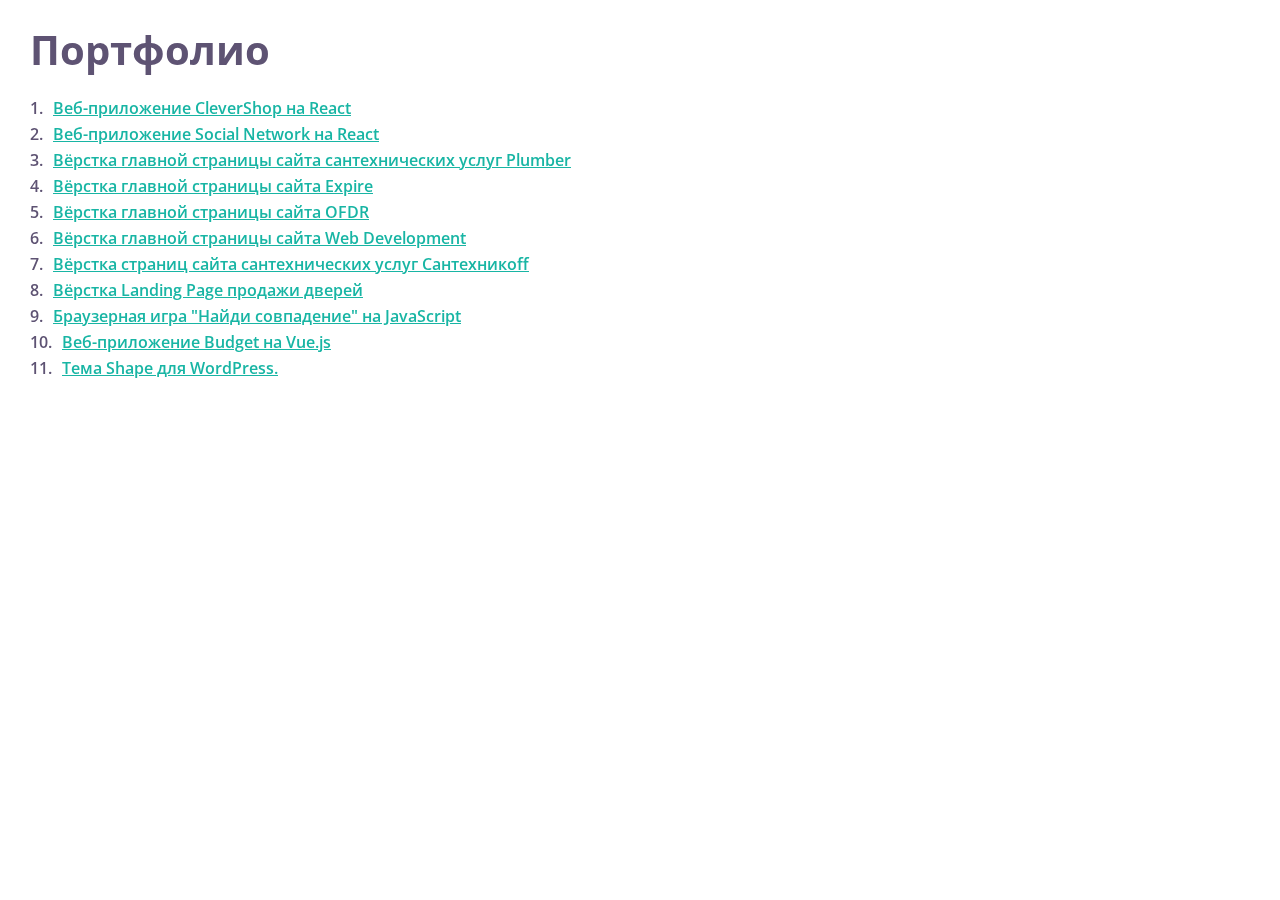
<file: index.html>
<!DOCTYPE html>
<html lang="ru"><head>
	<title>Вёрстка</title>
	<meta http-equiv="Content-type" content="text/html; charset=UTF-8">
	<meta name="format-detection" content="telephone=no">
	<link rel="stylesheet" href="style.css">
	
	<!-- <meta name="viewport" content="width=device-width, initial-scale=1.0" /> -->
	<meta name="viewport" content="width=device-width, initial-scale=1.0, maximum-scale=1.0, user-scalable=0">
</head>
<body>
	<div class="wrapper">
		<div class="rootpage">
			<div class="rootpage-content">
				<div class="rootpage-body">
					<h1>Портфолио</h1>
					<ol class="rootpage-pages">
						<li><a href="https://habrhammer.github.io/training-shop/#/" target="_blank">Веб-приложение CleverShop на React</a></li>
						<li><a href="https://react-social-network-89852.web.app/" target="_blank">Веб-приложение Social Network на React</a></li>
						<li><a href="site_1/index.html" target="_blank">Вёрстка главной страницы сайта сантехнических услуг Plumber</a></li>
						<li><a href="site_2/index.html" target="_blank">Вёрстка главной страницы сайта Expire</a></li>
						<li><a href="site_3/index.html" target="_blank">Вёрстка главной страницы сайта OFDR</a></li>
						<li><a href="site_4/index.html" target="_blank">Вёрстка главной страницы сайта Web Development</a></li>
						<li><a href="site_5/index.html" target="_blank">Вёрстка страниц сайта сантехнических услуг Сантехникоff</a></li>
						<li><a href="site_6/index.html" target="_blank">Вёрстка Landing Page продажи дверей</a></li>
						<li><a href="https://memory-game-c2cdc.web.app/" target="_blank">Браузерная игра "Найди совпадение" на JavaScript</a></li>
						<li><a href="https://vue-with-http-b929f.web.app/" target="_blank">Веб-приложение Budget на Vue.js</a></li>
						<li><a href="http://o44572t8.beget.tech/" target="_blank">Тема Shape для WordPress.</a></li>
					</ol>
				</div>
			</div>
		</div>
	</div>

</body></html>
</file>
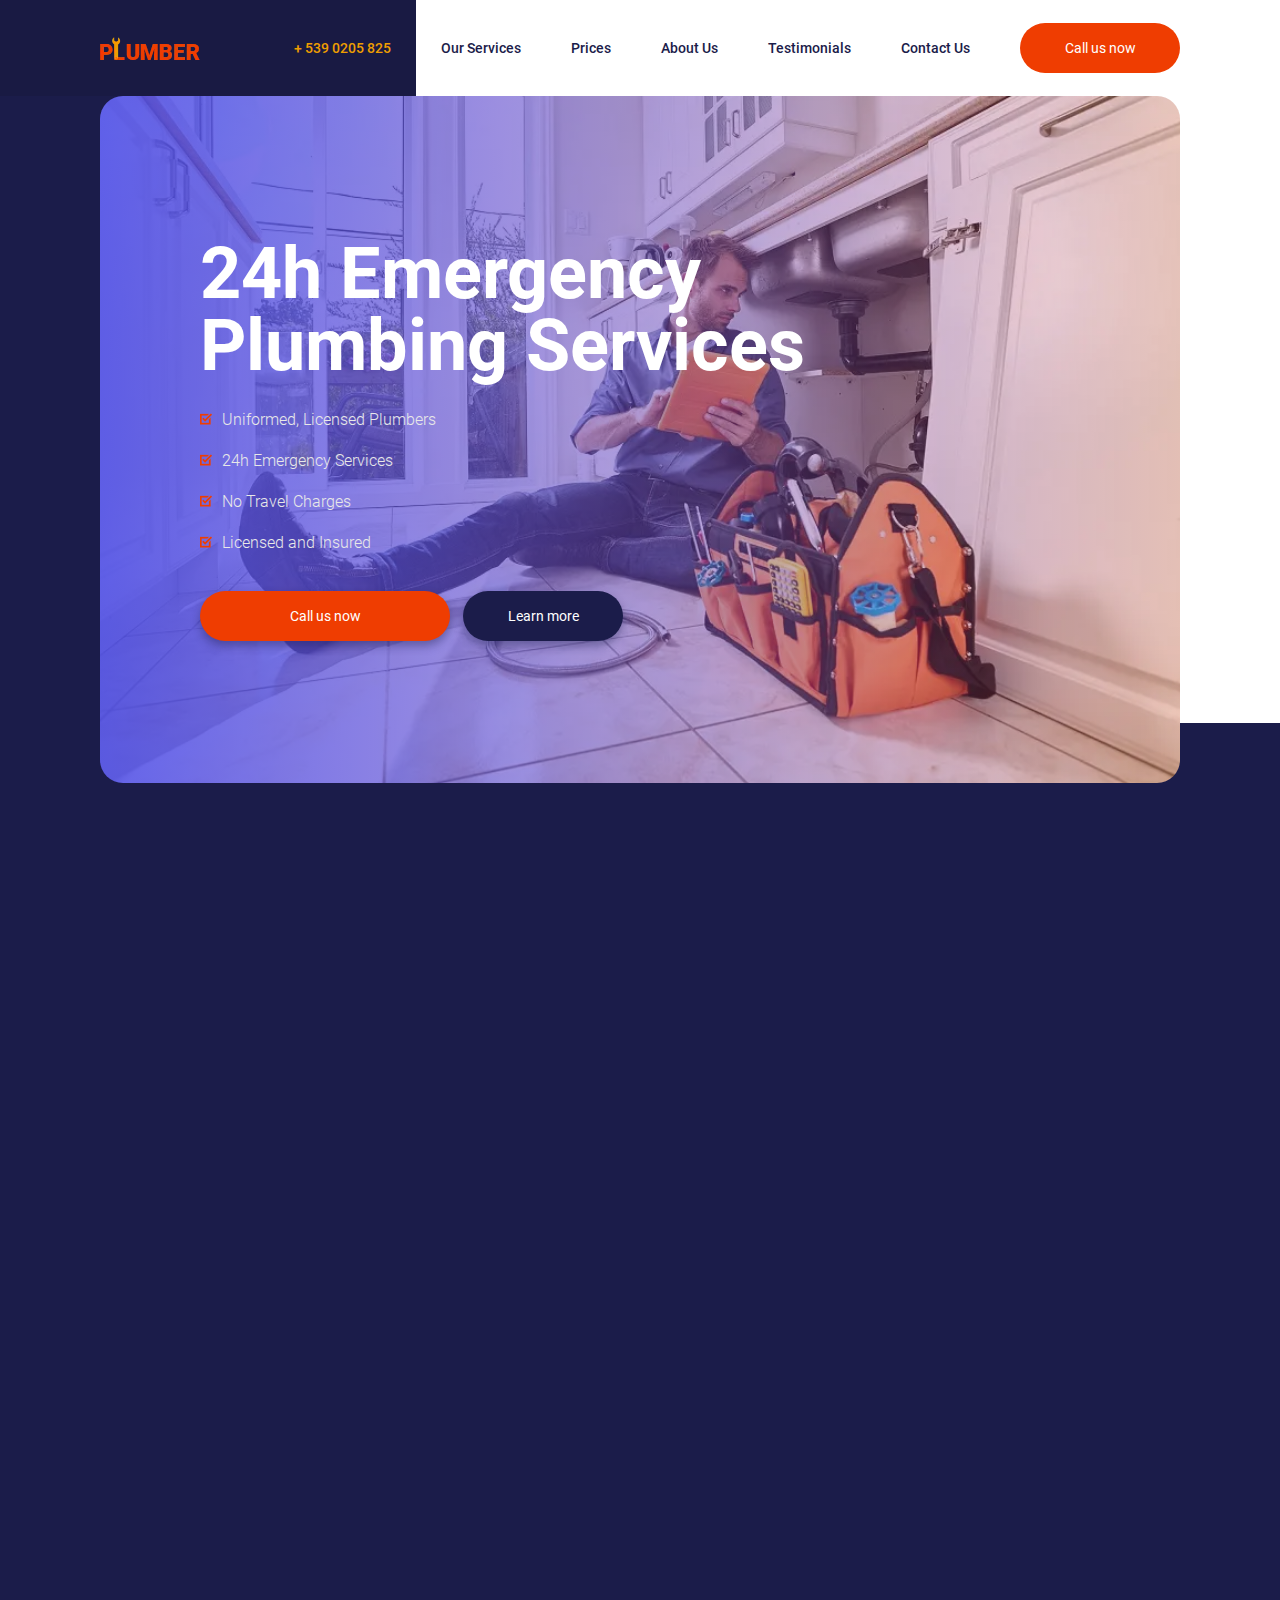
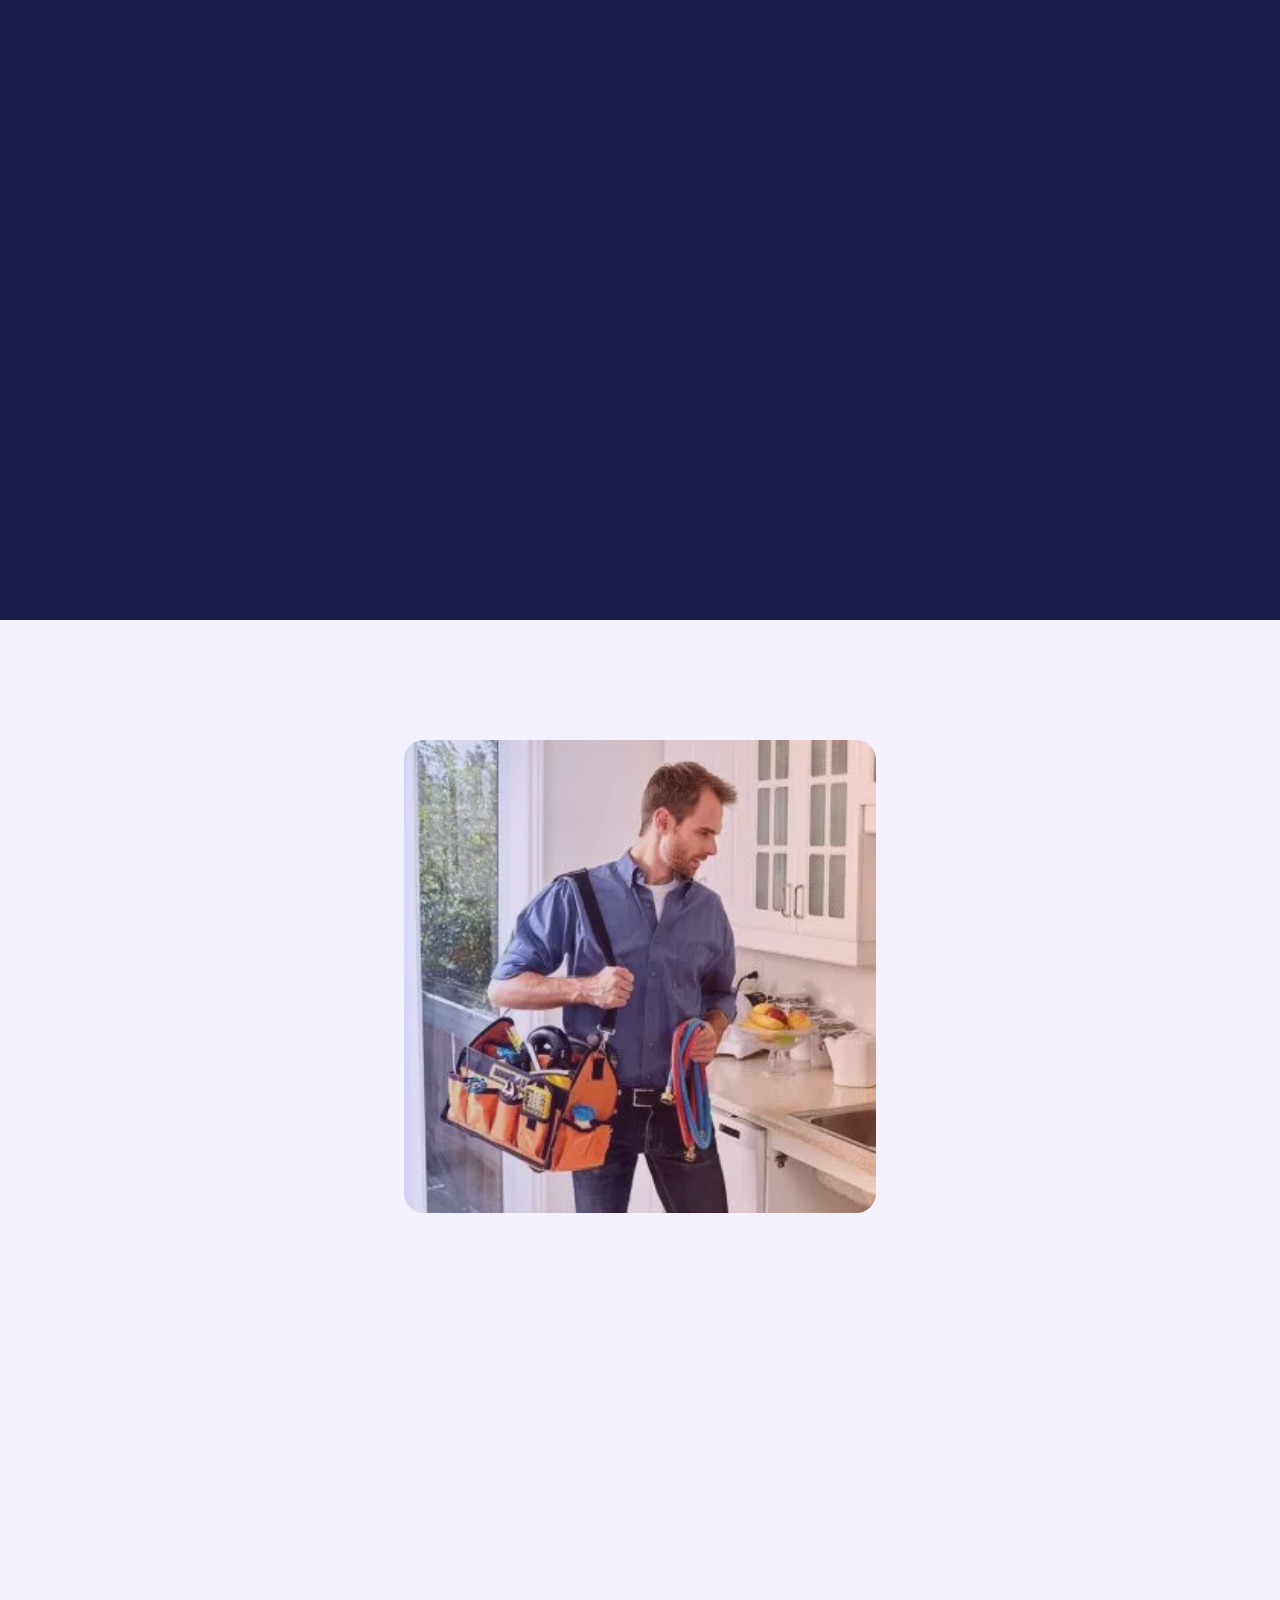
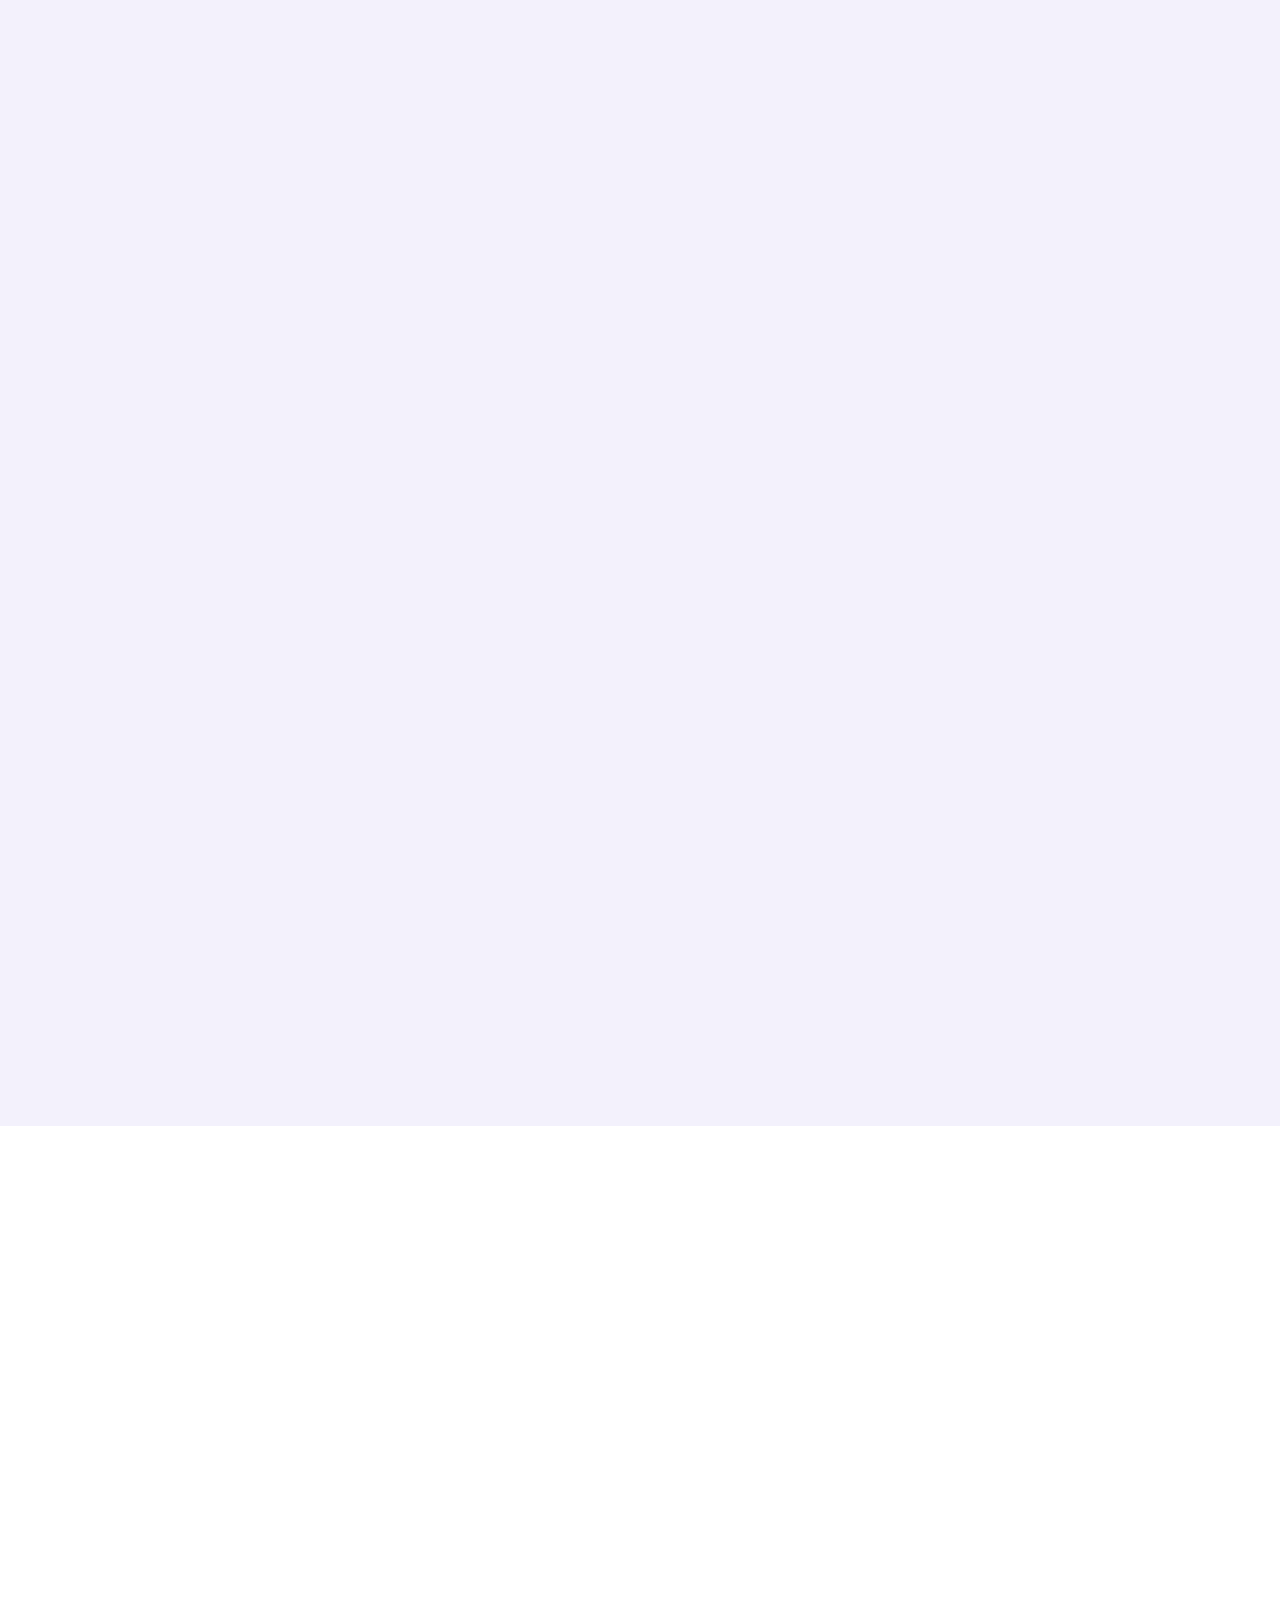
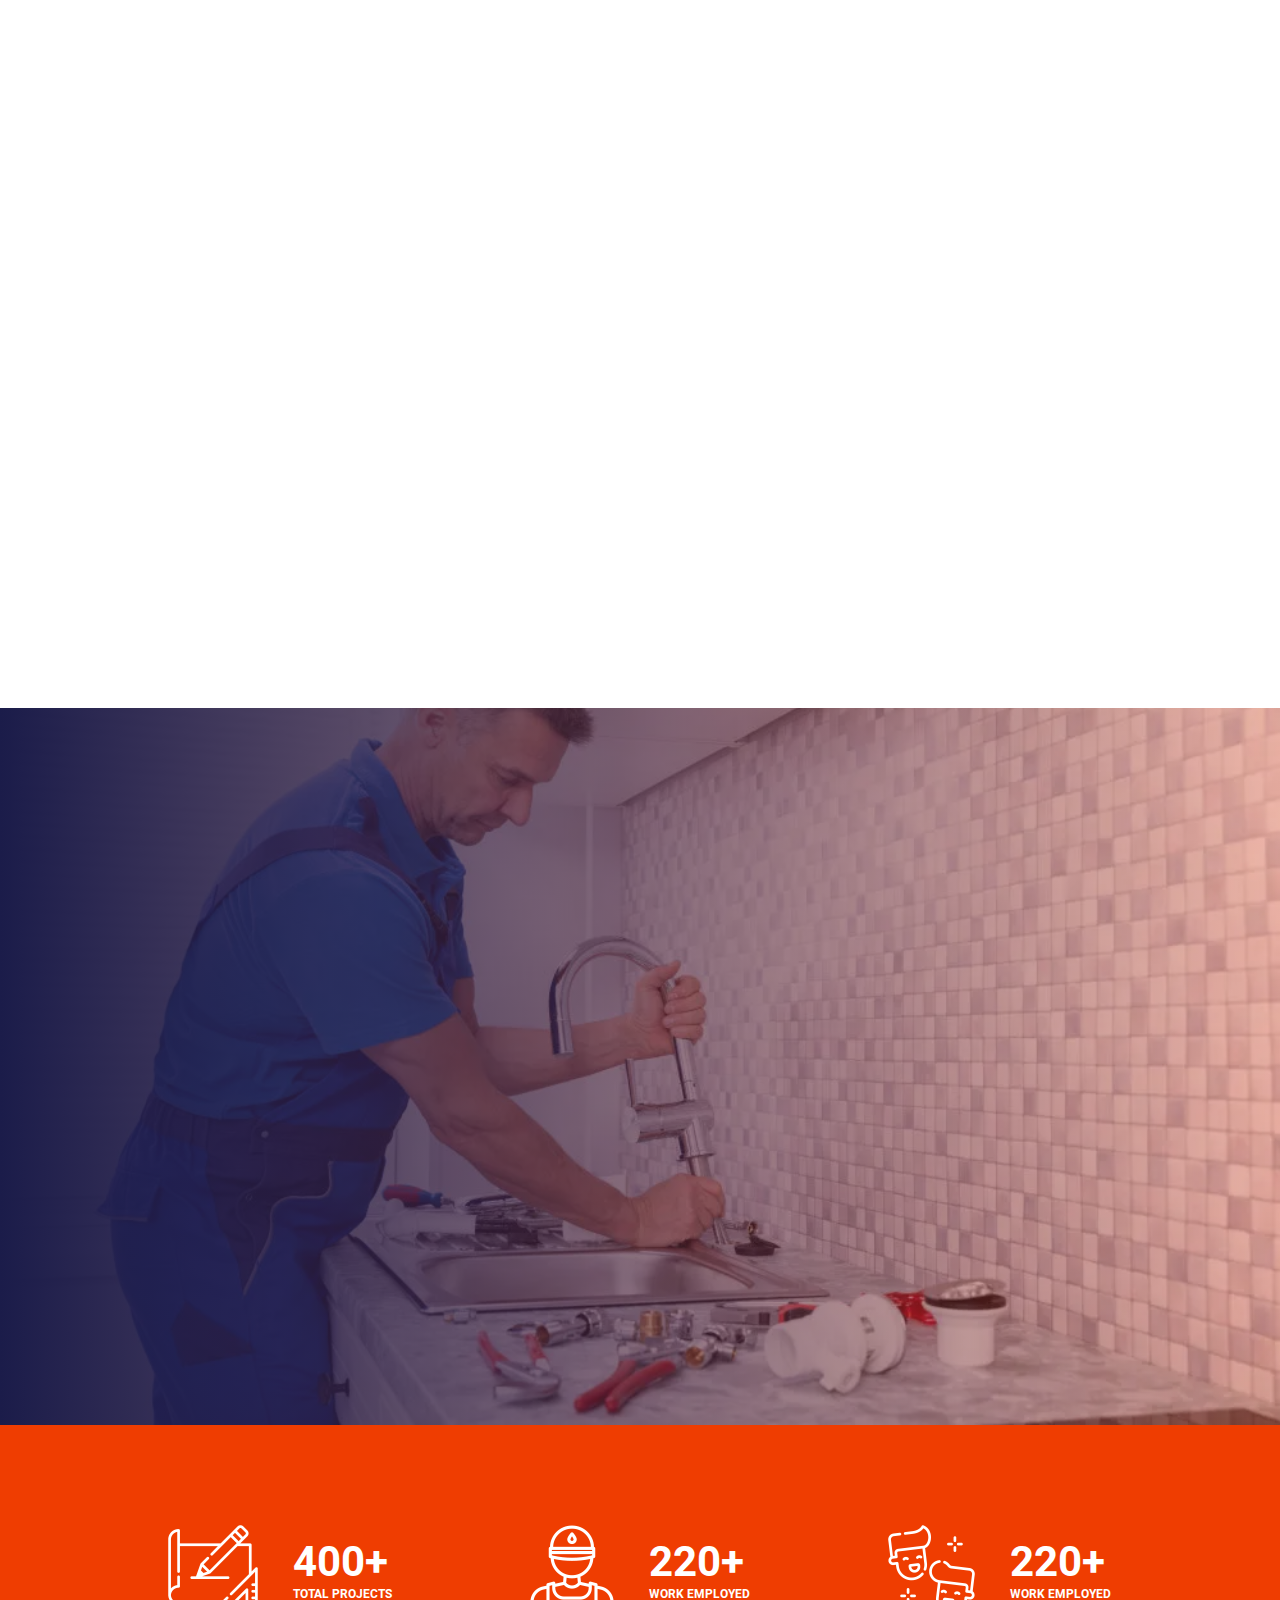
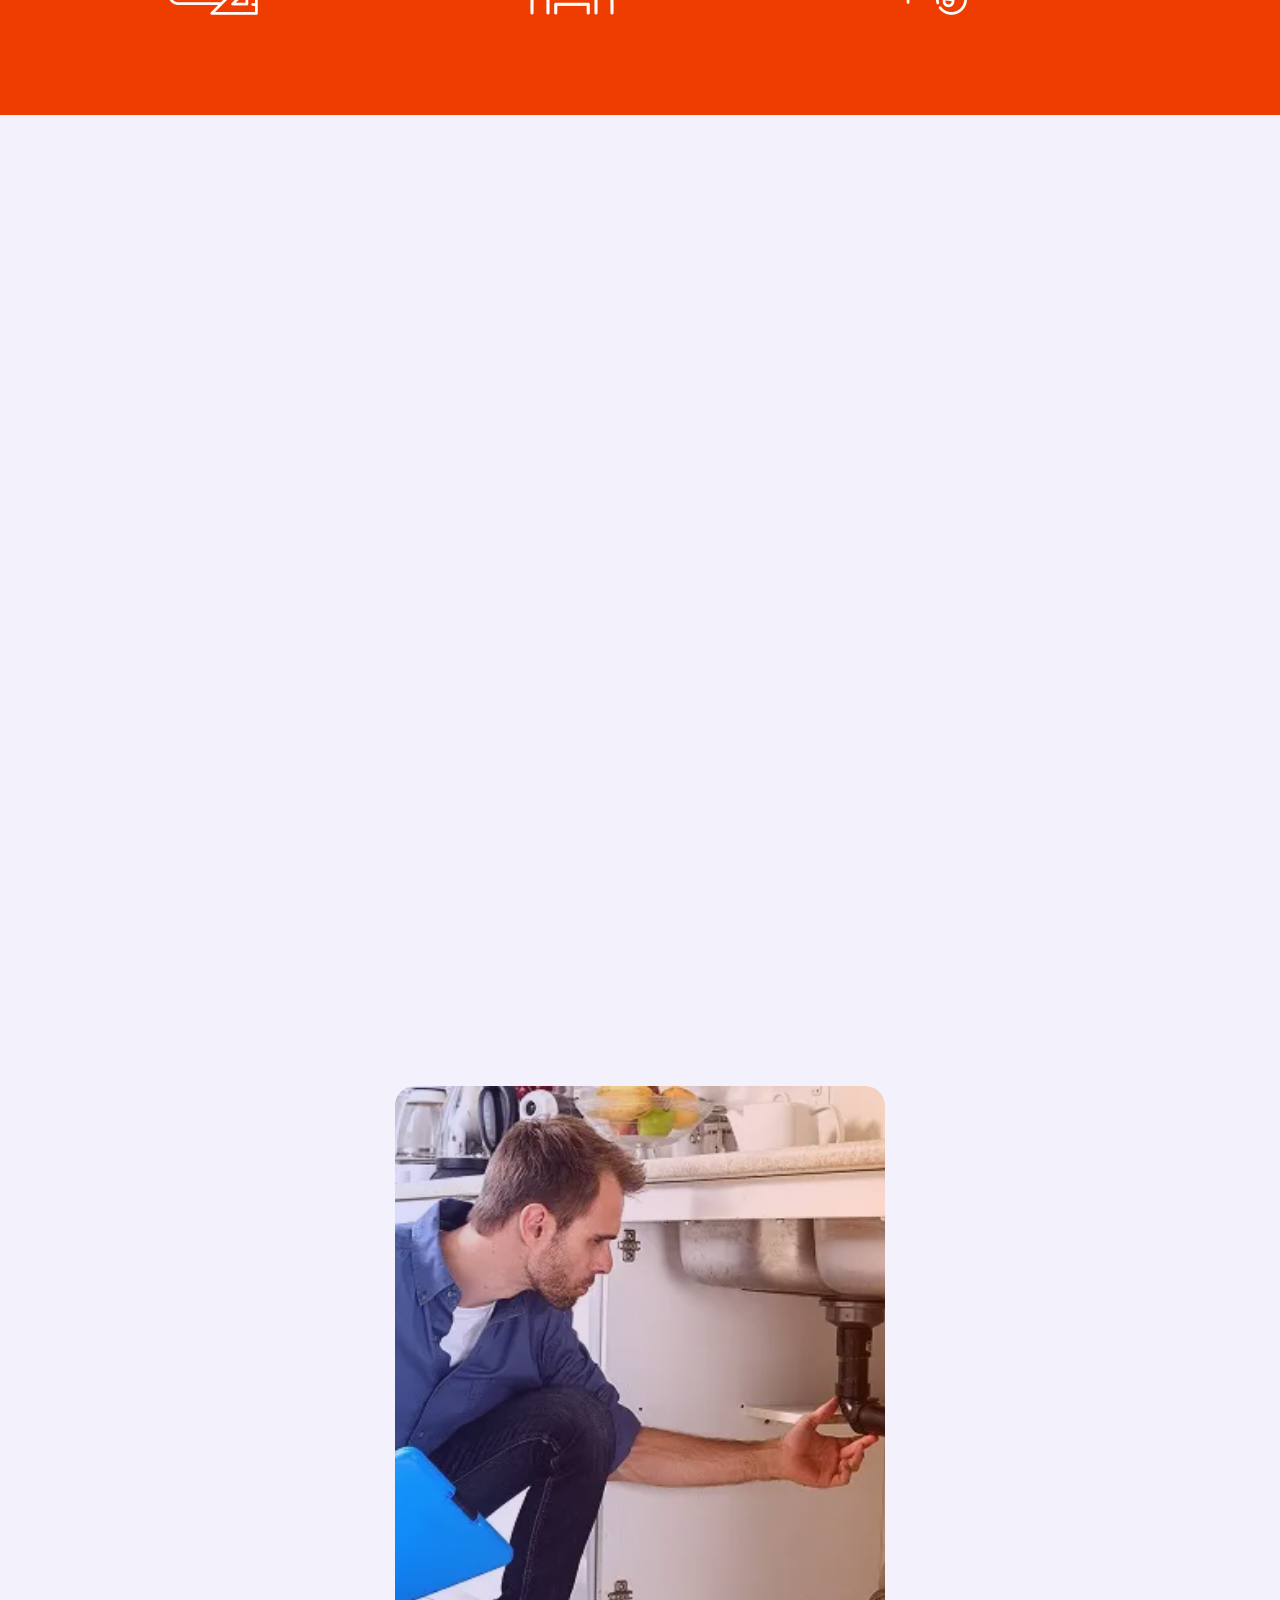
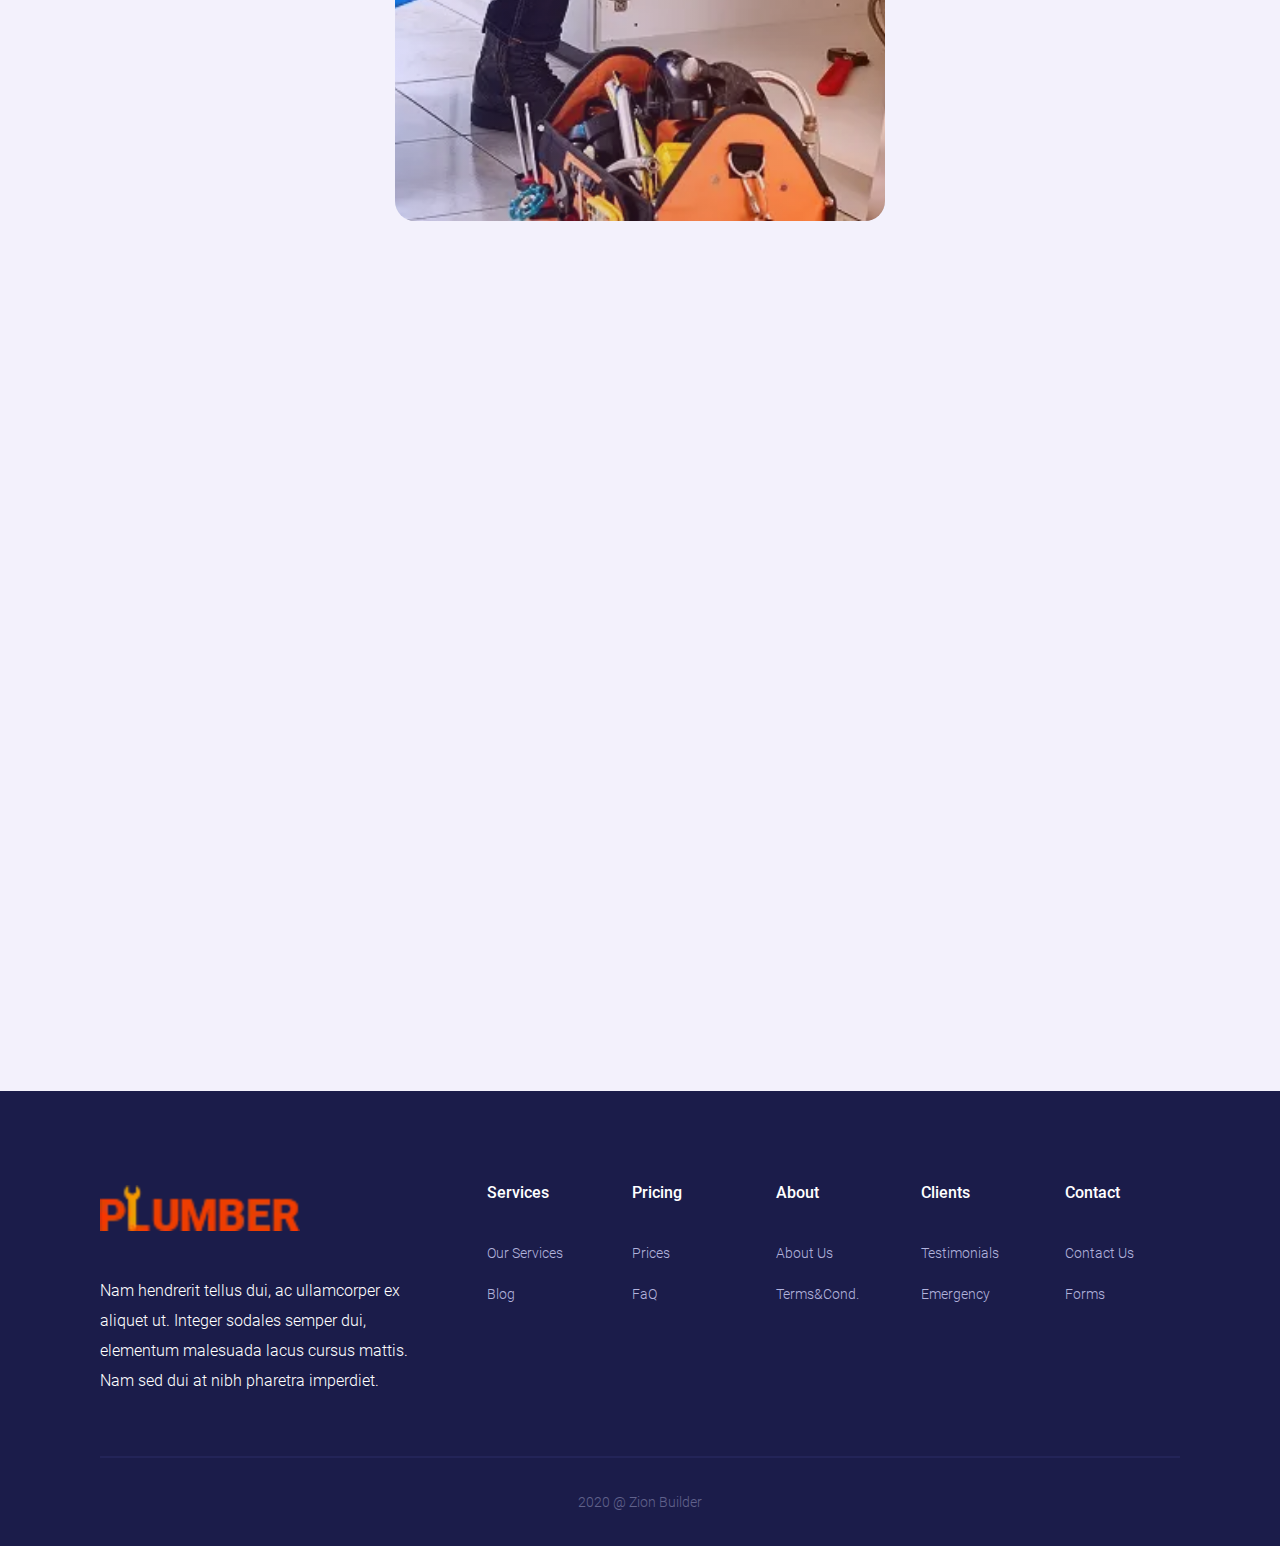
<file: site_1/index.html>
<!DOCTYPE html><html lang="ru"> <head>	<title>Plumbing Services</title>	<meta charset="UTF-8">	<meta name="format-detection" content="telephone=no">	<link rel="stylesheet" href="css/style.min.css">	<link rel="shortcut icon" href="favicon.ico">	<!-- <meta name="robots" content="noindex, nofollow"> -->	<!-- <meta name="viewport" content="width=device-width, initial-scale=1.0, maximum-scale=1.0, user-scalable=0"> -->	<meta name="viewport" content="width=device-width, initial-scale=1.0"></head><body>	<div class="wrapper">		<header class="header">	<div class="header__body _container">		<div class="header__content">			<div class="icon-menu">				<span></span>				<span></span>				<span></span>			</div>			<div class="header__column">				<a href="" class="header__logo">					<picture><source srcset="img/Mainblock/logo.webp" type="image/webp"><img src="img/Mainblock/logo.png" alt=""></picture>				</a>				<div class="header__tel"><a href="">+ 539 0205 825</a></div>			</div>			<div class="header__column">				<div class="header__menu menu">					<nav class="menu__body">						<ul class="menu__list">							<li><a href="#" class="menu__link">Our Services</a></li>							<li><a href="#" class="menu__link">Prices</a></li>							<li><a href="#" class="menu__link">About Us </a></li>							<li><a href="#" class="menu__link">Testimonials</a></li>							<li><a href="#" class="menu__link">Contact Us</a></li>						</ul>					</nav>				</div>				<div class="header__callback" data-da=".menu__list,767,last">					<a class="" href="#">Call us now</a>				</div>			</div>		</div>	</div></header>		<main class="page">			<section class="mainblock">				<div class="mainblock__body _container">					<div class="mainblock__content">						<div class="mainblock__title _scr-item _item-no-hide">							<h2>24h Emergency								Plumbing Services</h2>						</div>						<div class="mainblock__list mainblock-list _scr-item _item-no-hide">							<div class="mainblock-list__item">Uniformed, Licensed Plumbers</div>							<div class="mainblock-list__item">24h Emergency Services</div>							<div class="mainblock-list__item">No Travel Charges</div>							<div class="mainblock-list__item">Licensed and Insured</div>						</div>						<div class="mainblock__buttons _scr-item _item-no-hide">							<a href="#" class="mainblock__btn">Call us now</a>							<a href="#" class="mainblock__btn">Learn more</a>						</div>					</div>				</div>			</section>			<section class="services">				<div class="services__body _container">					<div class="services__content _scr-item">						<div class="services__column">							<div class="services__title _scr-item">								<h3>The quality services									you need and want!</h3>							</div>							<div class="services__text _scr-item">								<p>Courtesy may not be the first thing people think of when it									comes to plumbing, but for us, it's one of the most important									tools we carry raesent a nulla ut magna.</p>								<p>Aliquam dapibus sed nisi ut faucibus. Vivamus venenatis pellentesque									ligula, congue lacinia diam rhoncus eget. Vestibulum rutrum, dui									at auctor vehicula, dolor mauris gravida turpis.</p>							</div>							<div class="services__link _scr-item"><a href="#">See all the services</a></div>							<div class="services__notice _scr-item">Nullam molestie ante at velit interdum pretium. Fusce egestas, lectus								sit amet tincidun								bibendum, purus turpis porta lacus, sit amet imperdiet dui purus eget augue.</div>						</div>						<div class="services__column">							<div class="services__cards">								<div class="services__box">									<div class="services__card card-services _scr-item">										<div class="card-services__image"><picture><source srcset="img/Services/i1.webp" type="image/webp"><img src="img/Services/i1.png" alt=""></picture></div>										<div class="card-services__title">Emergency Support</div>										<div class="card-services__text">Praesent feugiat venenatis											libero quis aliquet.</div>									</div>								</div>								<div class="services__box">									<div class="services__card card-services _scr-item">										<div class="card-services__image"><picture><source srcset="img/Services/i2.webp" type="image/webp"><img src="img/Services/i2.png" alt=""></picture></div>										<div class="card-services__title">Sanitary Engineering</div>										<div class="card-services__text">Praesent feugiat venenatis											libero quis aliquet.</div>									</div>								</div>								<div class="services__box">									<div class="services__card card-services _scr-item">										<div class="card-services__image"><picture><source srcset="img/Services/i3.webp" type="image/webp"><img src="img/Services/i3.png" alt=""></picture></div>										<div class="card-services__title">Repair Services</div>										<div class="card-services__text">Praesent feugiat venenatis											libero quis aliquet.</div>									</div>								</div>								<div class="services__box">									<div class="services__card card-services _scr-item">										<div class="card-services__image"><picture><source srcset="img/Services/i4.webp" type="image/webp"><img src="img/Services/i4.png" alt=""></picture></div>										<div class="card-services__title">24/7 Support</div>										<div class="card-services__text">Praesent feugiat venenatis											libero quis aliquet.</div>									</div>								</div>								<div class="services__box">									<div class="services__card card-services _scr-item">										<div class="card-services__image"><picture><source srcset="img/Services/i5.webp" type="image/webp"><img src="img/Services/i5.png" alt=""></picture></div>										<div class="card-services__title">Quality Materials</div>										<div class="card-services__text">Praesent feugiat venenatis											libero quis aliquet.</div>									</div>								</div>							</div>						</div>					</div>				</div>			</section>			<section class="experience">				<div class="experience__body _container">					<div class="experience__content _scr-item">						<div class="experience__column">							<div class="experience__item _scr-item">								<div class="experience__image _ibg"><picture><source srcset="img/Maintenance/man.webp" type="image/webp"><img src="img/Maintenance/man.jpg" alt=""></picture></div>							</div>						</div>						<div class="experience__column">							<div class="experience__item">								<div class="experience__suptitle _scr-item">Features</div>								<div class="experience__title _scr-item">									<h3>After 25 years of experience,										you can trust us.</h3>								</div>								<div class="experience__text _scr-item">									<p>Maecenas vitae pulvinar nulla. Vestibulum non felis vitae turpis iaculis										tempor sit amet non nulla. Curabitur porttitor ligula ac nulla										laoreet, eu congue mauris ornare.</p>								</div>								<div class="experience__list list-experience _scr-item">									<div class="list-experience__item">Uniformed, Licensed Plumbers</div>									<div class="list-experience__item">24h Emergency Services</div>									<div class="list-experience__item">No Travel Charges</div>									<div class="list-experience__item">Licensed and Insured</div>									<div class="list-experience__item">Verified Professionals</div>									<div class="list-experience__item">Ontime at Services</div>									<div class="list-experience__item">ick to Respond</div>									<div class="list-experience__item">Flexible Price</div>								</div>							</div>						</div>					</div>				</div>			</section>			<section class="maintenance">				<div class="maintenance__body _container">					<div class="maintenance__row">						<div class="maintenance__column">							<div class="maintenance__item item-maintenance _scr-item">								<div class="item-maintenance__image"><picture><source srcset="img/Maintenance/i1.webp" type="image/webp"><img src="img/Maintenance/i1.png" alt=""></picture></div>								<div class="item-maintenance__title">Connection to Channels</div>								<div class="item-maintenance__text">Praesent feugiat venenatis									libero quis aliquet.</div>							</div>						</div>						<div class="maintenance__column">							<div class="maintenance__item item-maintenance _scr-item">								<div class="item-maintenance__image"><picture><source srcset="img/Maintenance/i2.webp" type="image/webp"><img src="img/Maintenance/i2.png" alt=""></picture></div>								<div class="item-maintenance__title">Cracks in Pipes</div>								<div class="item-maintenance__text">Praesent feugiat venenatis									libero quis aliquet.</div>							</div>						</div>						<div class="maintenance__column">							<div class="maintenance__item item-maintenance _scr-item">								<div class="item-maintenance__image"><picture><source srcset="img/Maintenance/i3.webp" type="image/webp"><img src="img/Maintenance/i3.png" alt=""></picture></div>								<div class="item-maintenance__title">Avoid Harmful Pipes</div>								<div class="item-maintenance__text">Praesent feugiat venenatis									libero quis aliquet.</div>							</div>						</div>						<div class="maintenance__column">							<div class="maintenance__item item-maintenance _scr-item">								<div class="item-maintenance__image"><picture><source srcset="img/Maintenance/i4.webp" type="image/webp"><img src="img/Maintenance/i4.png" alt=""></picture></div>								<div class="item-maintenance__title">Instant Hot Water</div>								<div class="item-maintenance__text">Praesent feugiat venenatis									libero quis aliquet.</div>							</div>						</div>					</div>				</div>			</section>			<section class="advantages">				<div class="advantages__body _container">					<div class="advantages__content _scr-item">						<div class="advantages__column">							<div class="advantages__title _scr-item">								<h3>Why to choose our									plumbing company?</h3>							</div>							<div class="advantages__text _scr-item">								<p>Nam hendrerit tellus dui, ac ullamcorper ex aliquet ut. Integer sodales									semper dui, elementum malesuada lacus cursus mattis.									Nam sed dui at nibh pharetra imperdiet.</p>							</div>							<div class="advantages__btn _scr-item">								<a href="#">Make an offer</a>							</div>						</div>						<div class="advantages__column advantages-skills _scr-item">							<div class="advantages-skills__item">								<div class="advantages-skills__title">SKILLS</div>								<div class="advantages-skills__line _scr-item"></div>							</div>							<div class="advantages-skills__item">								<div class="advantages-skills__title">PROFESSINALISM</div>								<div class="advantages-skills__line _scr-item"></div>							</div>							<div class="advantages-skills__item">								<div class="advantages-skills__title">SERVICE QUALITY</div>								<div class="advantages-skills__line _scr-item"></div>							</div>						</div>					</div>				</div>			</section>			<section class="team">				<div class="team__header _scr-item _container">					<div class="team__title _scr-item">						<h3>Meet our great team</h3>					</div>					<div class="team__text _scr-item">Proin dapibus nulla sed bibendum tempor. Aliquam in erat nulla. Cras eget ante						lacus. Praesent sed fermentum arcu.</div>				</div>				<div class="team__body _container">					<div class="team__row _scr-item">						<div class="team__column">							<div class="team__item employee-team _scr-item">								<div class="employee-team__image _scr-item"><picture><source srcset="img/Team/human1.webp" type="image/webp"><img src="img/Team/human1.png" alt=""></picture></div>								<div class="employee-team__name _scr-item">Terry Joseph</div>								<div class="employee-team__position _scr-item">Master Plumber</div>							</div>						</div>						<div class="team__column">							<div class="team__item employee-team _scr-item">								<div class="employee-team__image _scr-item"><picture><source srcset="img/Team/human2.webp" type="image/webp"><img src="img/Team/human2.png" alt=""></picture></div>								<div class="employee-team__name _scr-item">Dany Johnson</div>								<div class="employee-team__position _scr-item">Licensed Plumber</div>							</div>						</div>						<div class="team__column">							<div class="team__item employee-team _scr-item">								<div class="employee-team__image _scr-item"><picture><source srcset="img/Team/human3.webp" type="image/webp"><img src="img/Team/human3.png" alt=""></picture></div>								<div class="employee-team__name _scr-item">Mark Doyle</div>								<div class="employee-team__position _scr-item">Plumbing Technician</div>							</div>						</div>						<div class="team__column">							<div class="team__item employee-team _scr-item">								<div class="employee-team__image _scr-item"><picture><source srcset="img/Team/human4.webp" type="image/webp"><img src="img/Team/human4.png" alt=""></picture></div>								<div class="employee-team__name _scr-item">Dima Moretz</div>								<div class="employee-team__position _scr-item">Master Plumber</div>							</div>						</div>						<div class="team__column">							<div class="team__item employee-team _scr-item">								<div class="employee-team__image _scr-item"><picture><source srcset="img/Team/human5.webp" type="image/webp"><img src="img/Team/human5.png" alt=""></picture></div>								<div class="employee-team__name _scr-item">Mike William</div>								<div class="employee-team__position _scr-item">Plumber</div>							</div>						</div>						<div class="team__column">							<div class="team__item employee-team _scr-item">								<div class="employee-team__image _scr-item"><picture><source srcset="img/Team/human6.webp" type="image/webp"><img src="img/Team/human6.png" alt=""></picture></div>								<div class="employee-team__name _scr-item">Elen Valdez</div>								<div class="employee-team__position _scr-item">Accountant</div>							</div>						</div>						<div class="team__column">							<div class="team__item employee-team _scr-item">								<div class="employee-team__image _scr-item"><picture><source srcset="img/Team/human7.webp" type="image/webp"><img src="img/Team/human7.png" alt=""></picture></div>								<div class="employee-team__name _scr-item">Markus Monson</div>								<div class="employee-team__position _scr-item">Plumber’s Helper</div>							</div>						</div>					</div>				</div>				<div class="team__footer _container">					<div class="team__subtext _scr-item">						Nulla tincidunt nibh vitae tellus placerat tincidunt. Nam cursus, <a href="#">velit nec posuere							viverra</a>, urna						libero gravida tortor, dictum euismod						eros nisl sit amet tortor. Nullam lobortis hendrerit lectus nec finibus.					</div>				</div>			</section>			<section class="offer">				<div class="offer__body _container">					<div class="offer__content">						<div class="offer__title _scr-item">							<h3>Your faucets are								no longer working?</h3>						</div>						<div class="offer__text _scr-item">We can ensure you always have no problems with water and plumbing as our							experts know how to handle all of this!</div>						<div class="offer__btn _scr-item"><a href="#">Call us now</a></div>					</div>				</div>			</section>			<section class="facts">				<div class="facts__body _container">					<div class="facts__row _scr-item">						<div class="facts__column">							<div class="facts__item item-facts">								<div class="item-facts__image"><picture><source srcset="img/Facts/i1.webp" type="image/webp"><img src="img/Facts/i1.png" alt=""></picture></div>								<div class="item-facts__text">									<div class="item-facts__count">400+</div>									<div class="item-facts__txt">TOTAL PROJECTS</div>								</div>							</div>						</div>						<div class="facts__column">							<div class="facts__item item-facts">								<div class="item-facts__image"><picture><source srcset="img/Facts/i2.webp" type="image/webp"><img src="img/Facts/i2.png" alt=""></picture></div>								<div class="item-facts__text">									<div class="item-facts__count">220+</div>									<div class="item-facts__txt">WORK EMPLOYED</div>								</div>							</div>						</div>						<div class="facts__column">							<div class="facts__item item-facts">								<div class="item-facts__image"><picture><source srcset="img/Facts/i3.webp" type="image/webp"><img src="img/Facts/i3.png" alt=""></picture></div>								<div class="item-facts__text">									<div class="item-facts__count">220+</div>									<div class="item-facts__txt">WORK EMPLOYED</div>								</div>							</div>						</div>					</div>				</div>			</section>			<section class="prices">				<div class="prices__header _container">					<div class="prices__title _scr-item">						<h3>Choose the best plan							tailored to your needs.</h3>					</div>					<div class="prices__text _scr-item">Fusce est dui, condimentum ac mauris sit amet, imperdiet posuere tortor.						Aliquam						erat volutpat. Aenean facilisis ante magna, in aliquet mi ornare nec.</div>				</div>				<div class="prices__body _container">					<div class="prices__row _scr-item">						<div class="prices__column">							<div class="prices__item item-prices">								<div class="item-prices__header">									<div class="item-prices__name">Plumbing Installation</div>								</div>								<div class="item-prices__body">									<div class="item-prices__list">										<div class="item-prices__option">Suspendisse imperdiet sapien.</div>										<div class="item-prices__option">Ac tortor rhoncus tincidunt.</div>										<div class="item-prices__option">Vestibulum euismod tortor nec.</div>										<div class="item-prices__option">Ut imperdiet dolor faucibus.</div>										<div class="item-prices__option">Maecenas at quam pharetra.</div>									</div>								</div>								<div class="item-prices__footer">									<div class="item-prices__cost">										<span>PRICE</span>										<div class="item-prices__count">$299.99</div>									</div>								</div>							</div>						</div>						<div class="prices__column">							<div class="prices__item item-prices">								<div class="item-prices__header">									<div class="item-prices__name">Plumbing Repair</div>								</div>								<div class="item-prices__body">									<div class="item-prices__list">										<div class="item-prices__option">Suspendisse imperdiet sapien.</div>										<div class="item-prices__option">Ac tortor rhoncus tincidunt.</div>										<div class="item-prices__option">Vestibulum euismod tortor nec.</div>										<div class="item-prices__option">Ut imperdiet dolor faucibus.</div>										<div class="item-prices__option">Maecenas at quam pharetra.</div>									</div>								</div>								<div class="item-prices__footer">									<div class="item-prices__cost">										<span>PRICE</span>										<div class="item-prices__count">$119.99</div>									</div>								</div>							</div>						</div>						<div class="prices__column">							<div class="prices__item item-prices">								<div class="item-prices__header">									<div class="item-prices__name">Plumbing Emergency</div>								</div>								<div class="item-prices__body">									<div class="item-prices__list">										<div class="item-prices__option">Suspendisse imperdiet sapien.</div>										<div class="item-prices__option">Ac tortor rhoncus tincidunt.</div>										<div class="item-prices__option">Vestibulum euismod tortor nec.</div>										<div class="item-prices__option">Ut imperdiet dolor faucibus.</div>										<div class="item-prices__option">Maecenas at quam pharetra.</div>									</div>								</div>								<div class="item-prices__footer">									<div class="item-prices__cost">										<span>PRICE</span>										<div class="item-prices__count">$99.99</div>									</div>								</div>							</div>						</div>					</div>				</div>			</section>			<section class="quality">				<div class="quality__body _container">					<div class="quality__content">						<div class="quality__column">							<div class="quality__item item-quality">								<div class="item-quality__title _scr-item">									<h3>										Experience quality									</h3>								</div>								<div class="item-quality__text _scr-item">									<p>Phasellus dapibus tellus sed sagittis sagittis. Nullam dapibus quam metus, non sodales										nunc										imperdiet eu. Aliquam vel tristique libero. Etiam interdum arcu vel dapibus congue. Nullam										interdum urna tempor, placerat lorem sit amet, cursus erat.</p>								</div>								<div class="item-quality__btn _scr-item"><a href="#">Learn more</a></div>							</div>						</div>						<div class="quality__column">							<div class="quantity__item">								<div class="item-quality__image _ibg"><picture><source srcset="img/Contact/man2.webp" type="image/webp"><img src="img/Contact/man2.jpg" alt=""></picture></div>							</div>						</div>						<div class="quality__column">							<div class="item-quality__text _scr-item">								<p>Fusce bibendum at lorem vel feugiat. Maecenas massa risus, viverra id pulvinar id, porta nec									mi.									Proin urna ex, fermentum in pharetra sed, tincidunt in turpis. Nulla cursus nunc eu lacus									finibus maximus.</p>								<p>Donec finibus massa nec tempor pulvinar. Cras id venenatis urna.</p>							</div>							<div class="item-quality__links _scr-item">								<span>SHARE</span>								<a href="#" class="item-quality__link">									<picture><source srcset="img/Contact/instagram.webp" type="image/webp"><img src="img/Contact/instagram.png" alt=""></picture>								</a>								<a href="#" class="item-quality__link">									<picture><source srcset="img/Contact/facebook.webp" type="image/webp"><img src="img/Contact/facebook.png" alt=""></picture>								</a>								<a href="#" class="item-quality__link"><picture><source srcset="img/Contact/twitter.webp" type="image/webp"><img src="img/Contact/twitter.png" alt=""></picture></a>							</div>						</div>					</div>				</div>			</section>			<section class="contacts">				<div class="contacts__body _container">					<div class="contacts__content">						<div class="contacts__column">							<div class="contacts__title _scr-item">								<h3>Have problems with the									sanitary installation?</h3>							</div>							<div class="contacts__text _scr-item">Nam hendrerit tellus dui, ac ullamcorper ex aliquet ut. Integer sodales								semper dui, elementum malesuada lacus cursus mattis.								Nam sed dui at nibh pharetra imperdiet.</div>							<div class="contacts__buttons _scr-item">								<a href="#" class="contacts__btn">Call us now</a>								<a href="#" class="contacts__btn">Learn more</a>							</div>							<div class="contacts__brands brands-row _scr-item">								<div class="brands-row__item"><picture><source srcset="img/Contact/c1.webp" type="image/webp"><img src="img/Contact/c1.png" alt=""></picture></div>								<div class="brands-row__item"><picture><source srcset="img/Contact/c2.webp" type="image/webp"><img src="img/Contact/c2.png" alt=""></picture></div>								<div class="brands-row__item"><picture><source srcset="img/Contact/c3.webp" type="image/webp"><img src="img/Contact/c3.png" alt=""></picture></div>								<div class="brands-row__item"><picture><source srcset="img/Contact/c4.webp" type="image/webp"><img src="img/Contact/c4.png" alt=""></picture></div>							</div>						</div>						<div class="contacts__column">							<div class="contacts__form form-contacts _scr-item">								<form action="#" method="GET">									<div class="form-contacts__item _scr-item">										<input autocomplete="off" type="text" name="form[]" data-value="Your Name"											data-error="Error" class="input _req">									</div>									<div class="form-contacts__item _scr-item">										<input autocomplete="off" type="text" name="form[]" data-value="Email Address"											data-error="Error" class="input _email _req">									</div>									<div class="form-contacts__item _scr-item">										<input autocomplete="off" type="text" name="form[]" data-value="Phone Number"											data-error="Error" class="input _phone _req">									</div>									<div class="form-contacts__item _scr-item">										<textarea name="message" id="formMessage" data-value="Message"></textarea>									</div>									<div class="form-contacts__btn _scr-item">										<button>Send message</button>									</div>								</form>							</div>						</div>					</div>				</div>			</section>		</main>		<footer class="footer">	<div class="footer__body _container">		<div class="footer__content">			<div class="footer__top">				<div class="footer__column">					<div class="footer__logo"><picture><source srcset="img/Mainblock/logo.webp" type="image/webp"><img src="img/Mainblock/logo.png" alt=""></picture></div>					<div class="footer__description">Nam hendrerit tellus dui, ac ullamcorper ex aliquet ut. Integer sodales						semper dui, elementum malesuada lacus cursus mattis.						Nam sed dui at nibh pharetra imperdiet.</div>				</div>				<div class="footer__column">					<div class="footer__navigation">						<div class="footer__list list-footer">							<div class="list-footer__title"><a href="#">Services</a></div>							<div class="list-footer__item"><a href="#">Our Services</a></div>							<div class="list-footer__item"><a href="#">Blog</a></div>						</div>						<div class="footer__list list-footer">							<div class="list-footer__title"><a href="#">Pricing</a></div>							<div class="list-footer__item"><a href="#">Prices</a></div>							<div class="list-footer__item"><a href="#">FaQ</a></div>						</div>						<div class="footer__list list-footer">							<div class="list-footer__title"><a href="#">About</a></div>							<div class="list-footer__item"><a href="#">About Us</a></div>							<div class="list-footer__item"><a href="#">Terms&Cond.</a></div>						</div>						<div class="footer__list list-footer">							<div class="list-footer__title"><a href="#">Clients</a></div>							<div class="list-footer__item"><a href="">Testimonials</a></div>							<div class="list-footer__item"><a href="#">Emergency</a></div>						</div>						<div class="footer__list list-footer">							<div class="list-footer__title"><a href="#">Contact</a></div>							<div class="list-footer__item"><a href="#">Contact Us</a></div>							<div class="list-footer__item"><a href="#">Forms</a></div>						</div>					</div>				</div>			</div>			<div class="footer__bottom _container">				<div class="footer__copyright">					<a href="#">2020 @ Zion Builder</a>				</div>			</div>		</div>	</div></footer>	</div>	<div class="popup">	<div class="popup__content">		<div class="popup__body">			<div class="popup__close"></div>		</div>	</div></div><div class="popup popup_video">	<div class="popup__content">		<div class="popup__body">			<div class="popup__close popup__close_video"></div>			<div class="popup__video _video"></div>		</div>	</div></div>	<!-- <script src="https://code.jquery.com/jquery-3.3.1.min.js"></script> --><script src="js/vendors.min.js"></script><script src="js/app.min.js"></script></body></html>
</file>
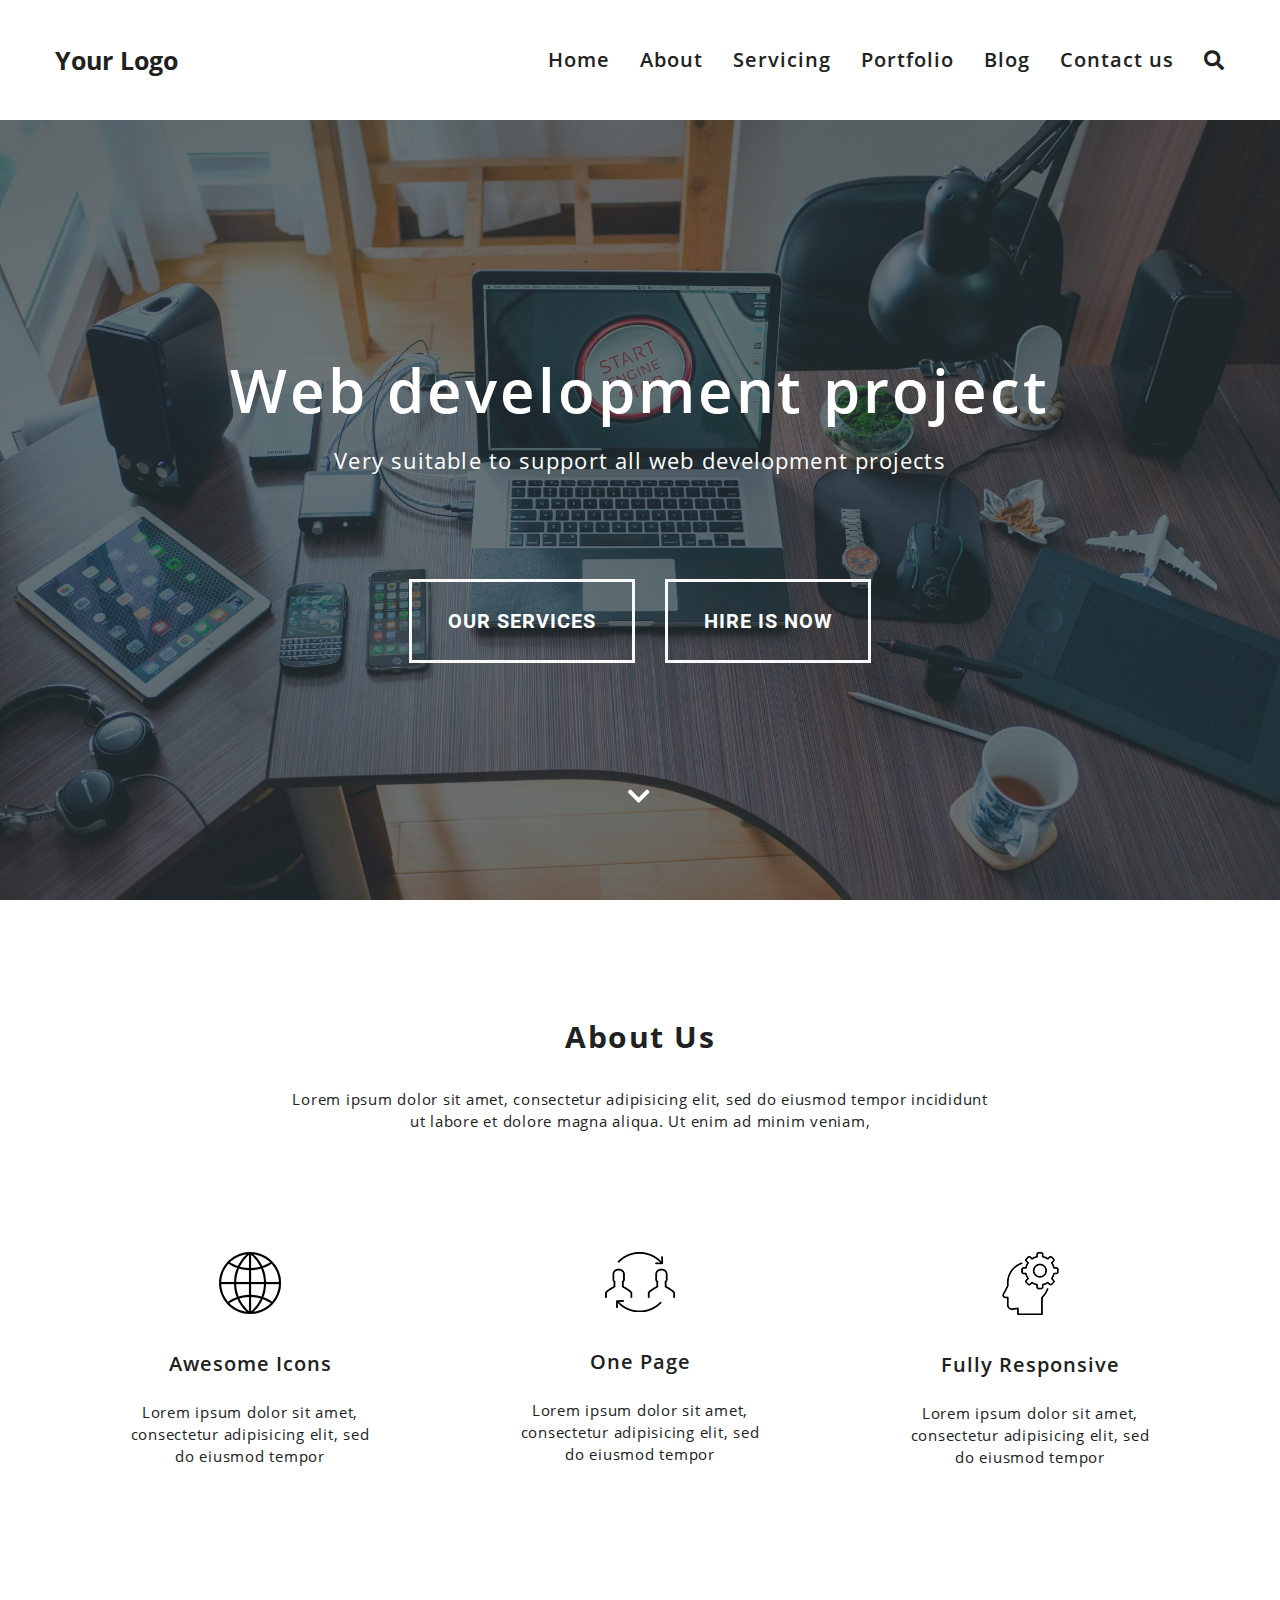
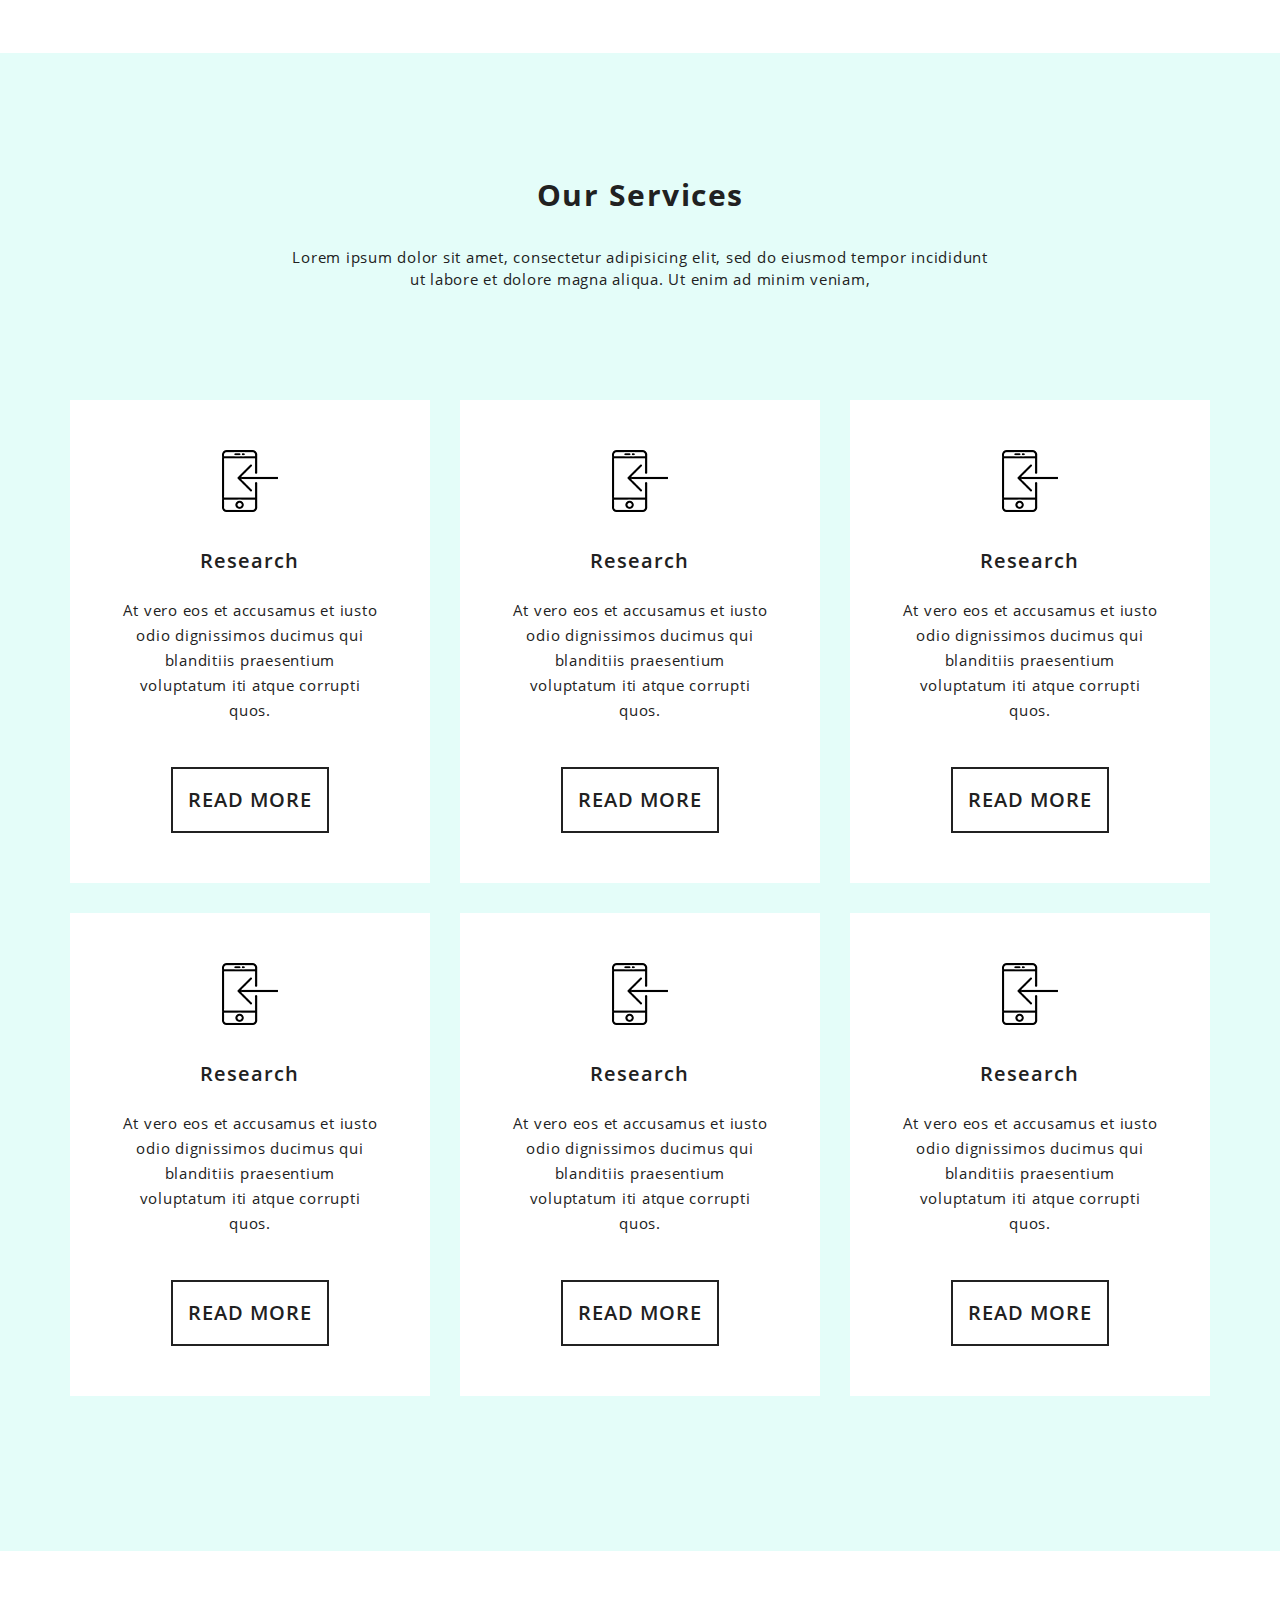
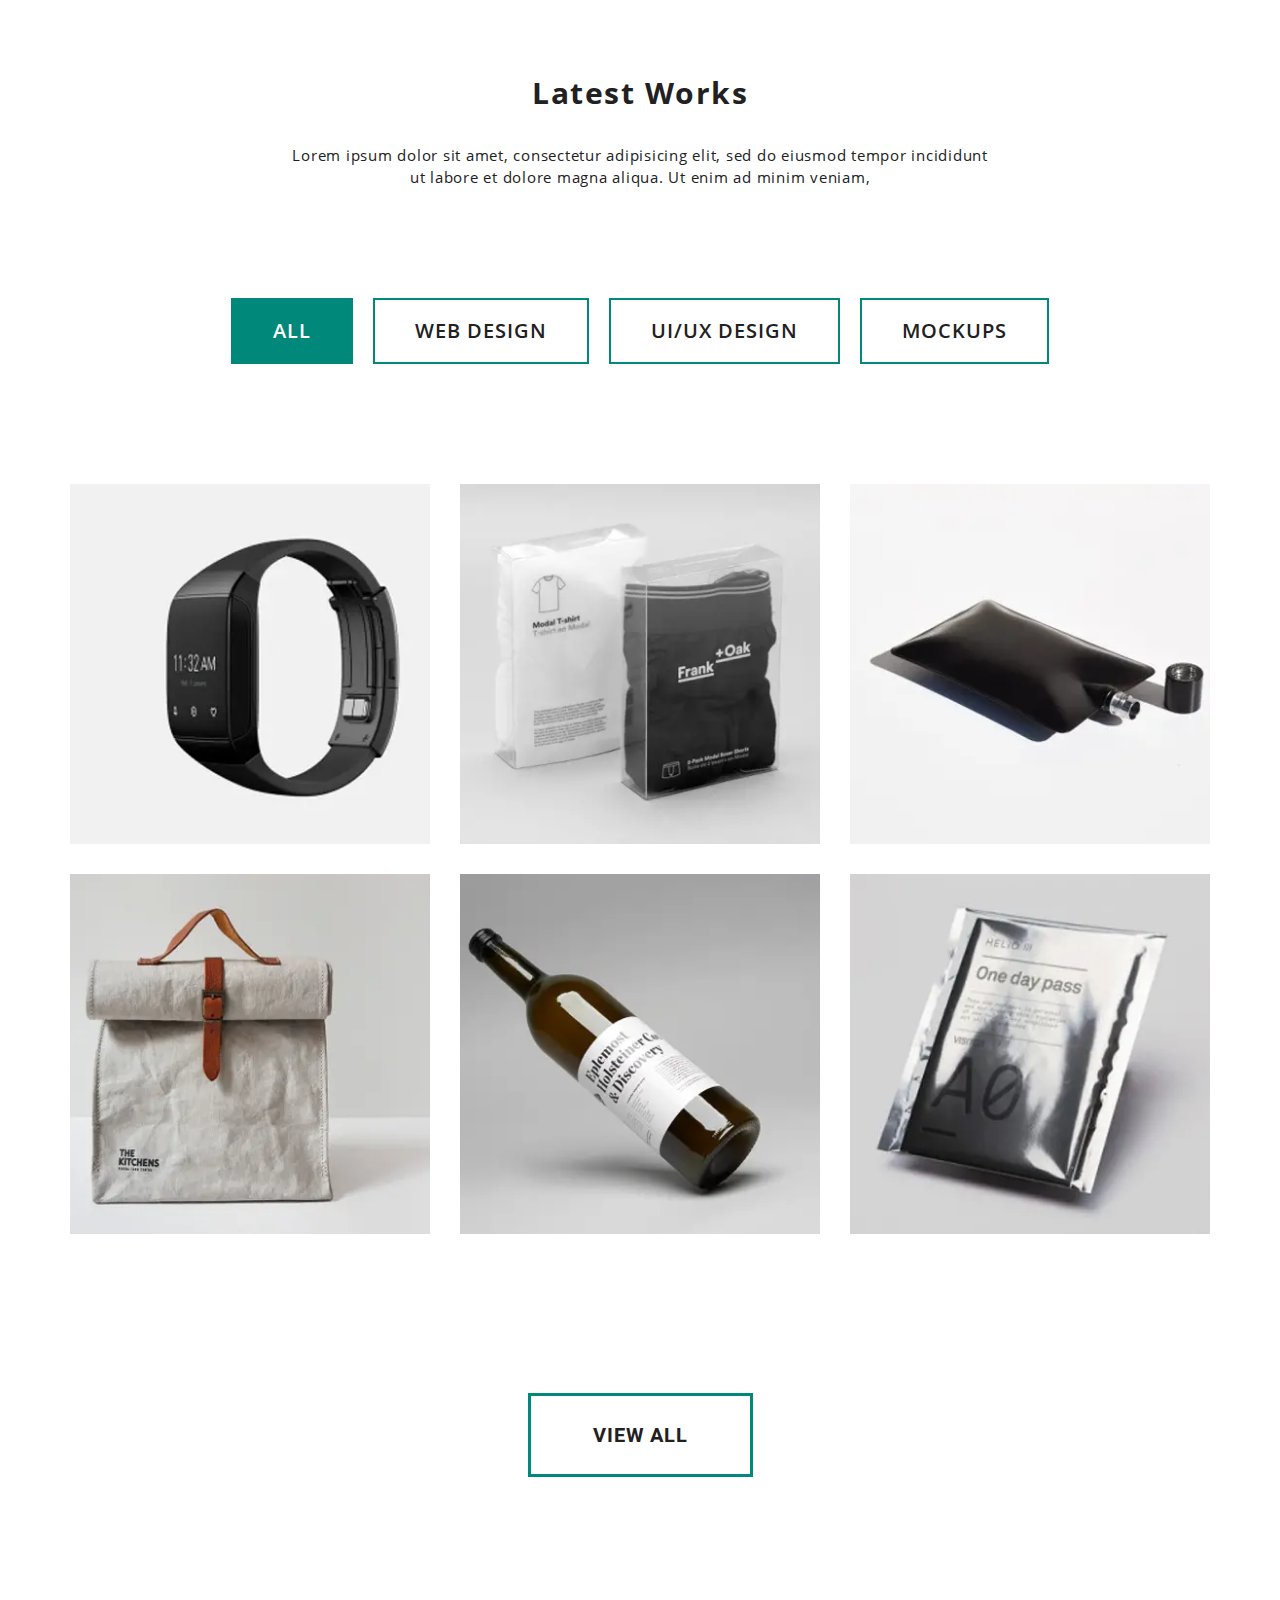
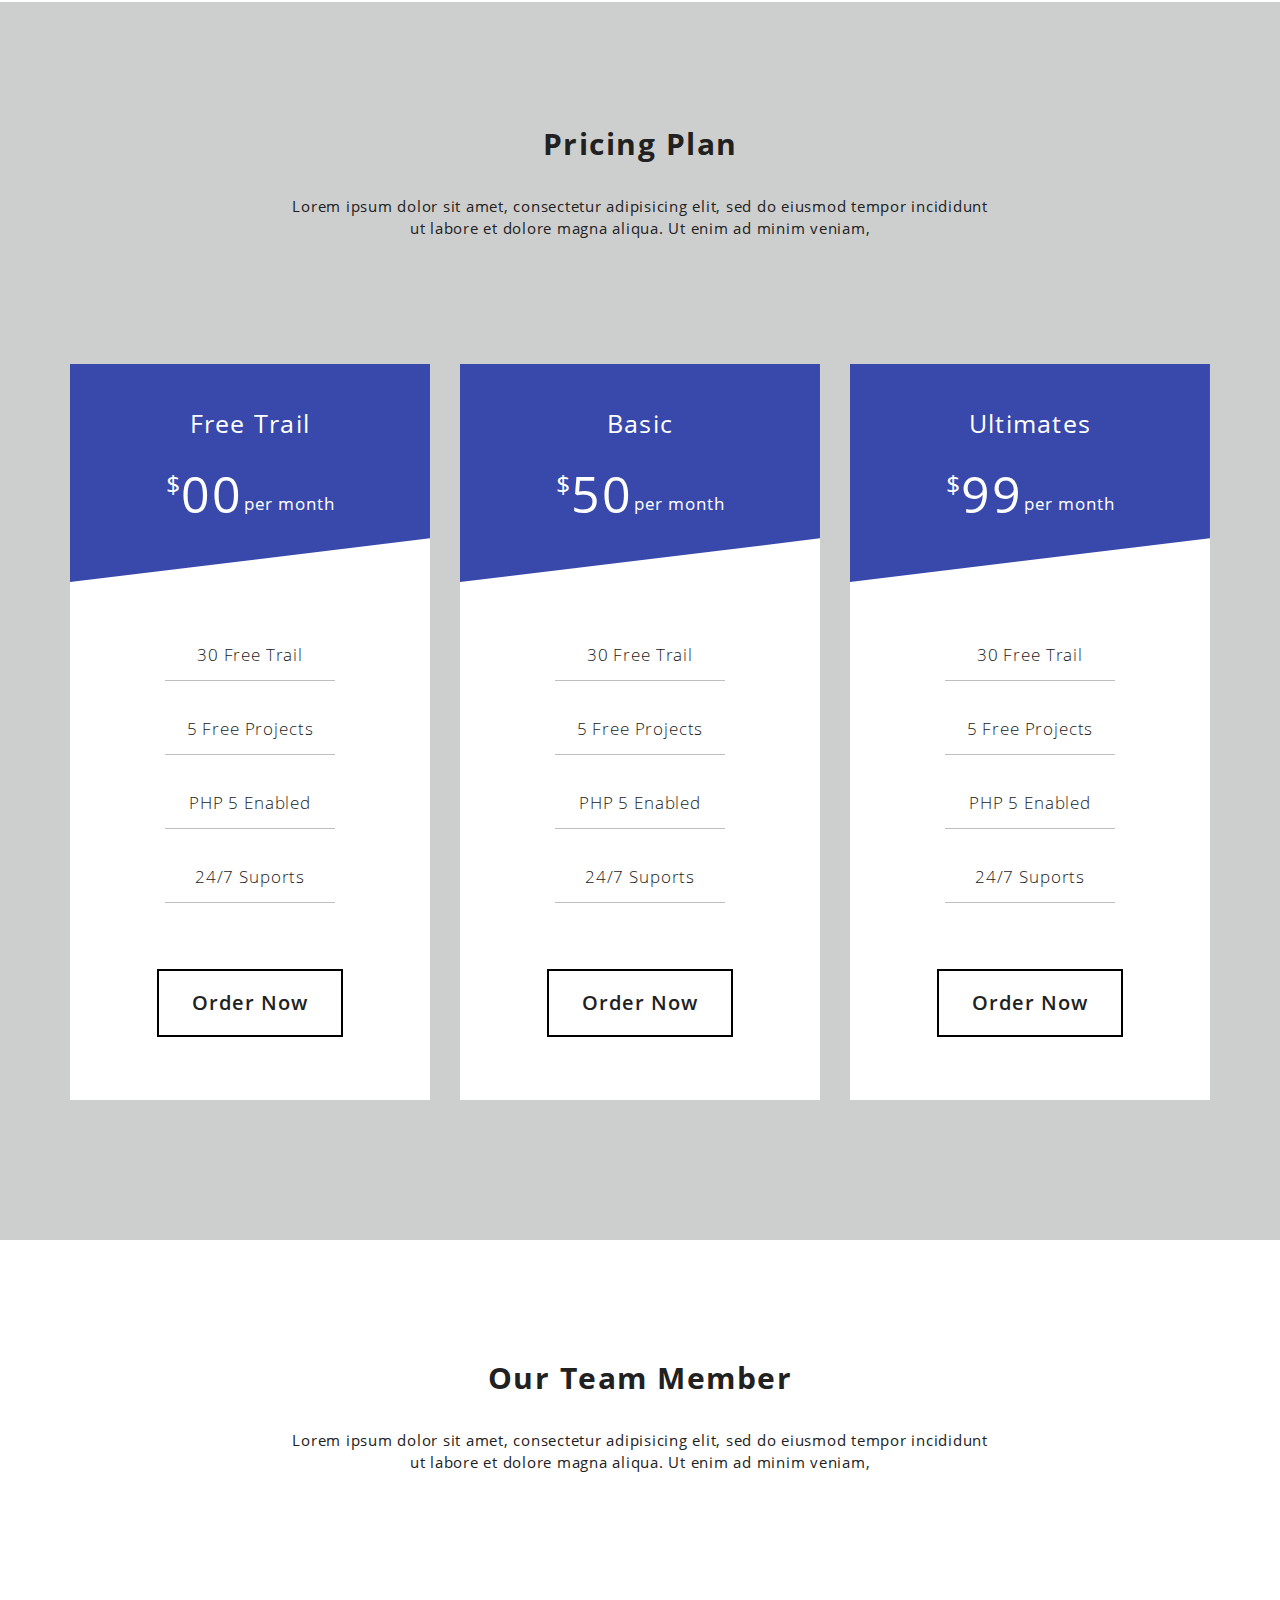
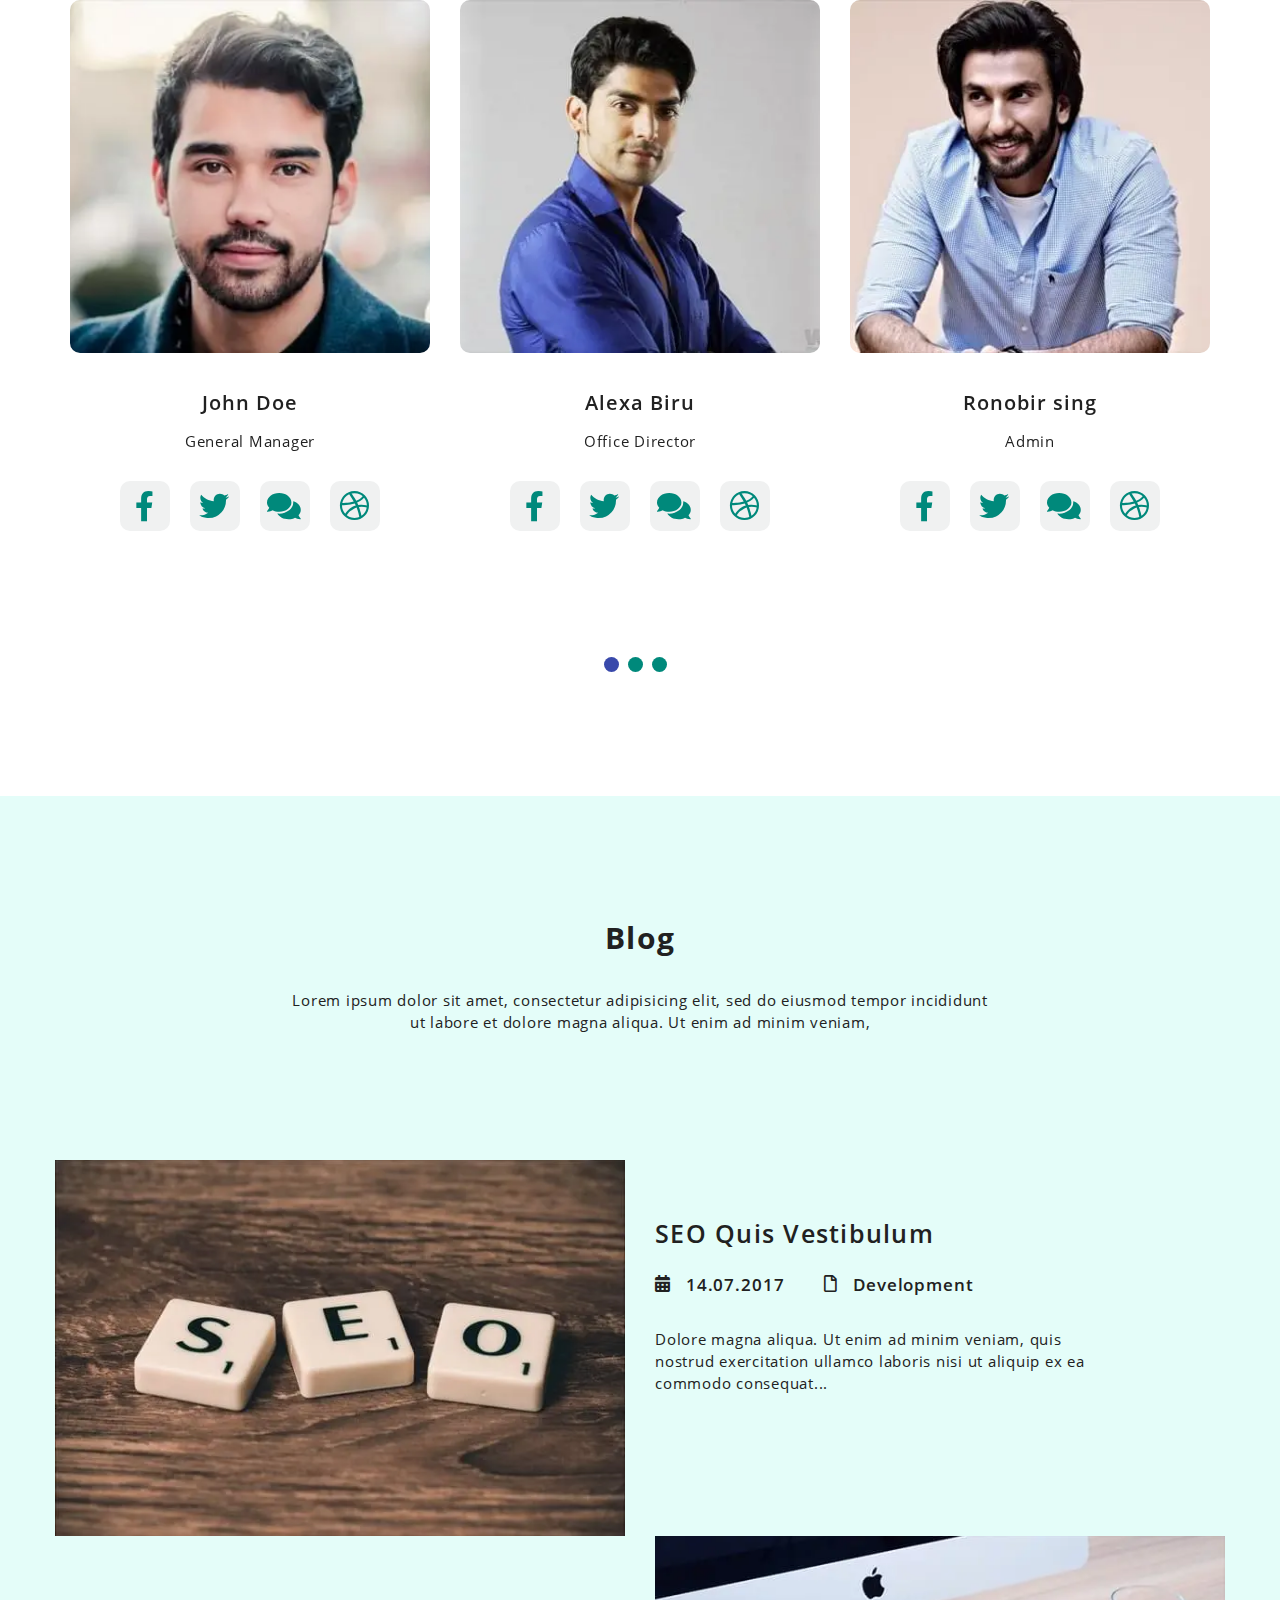
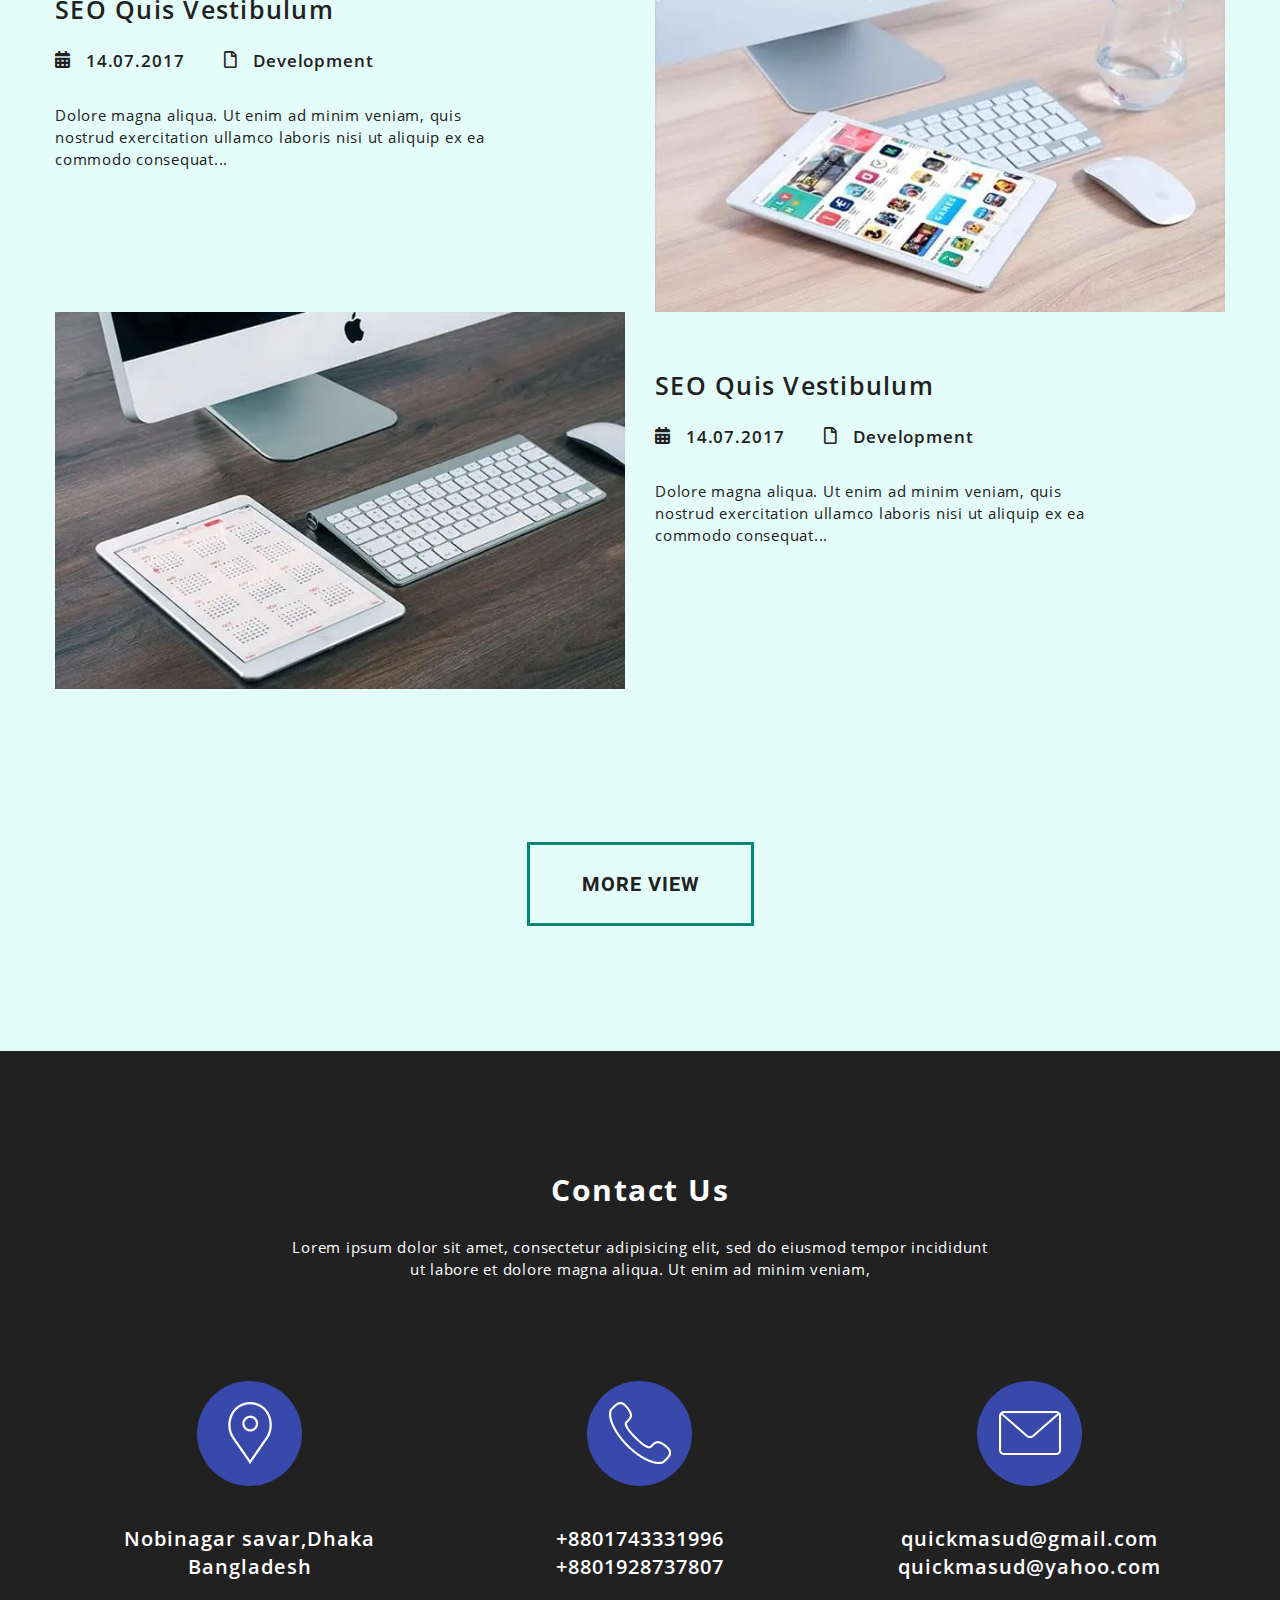
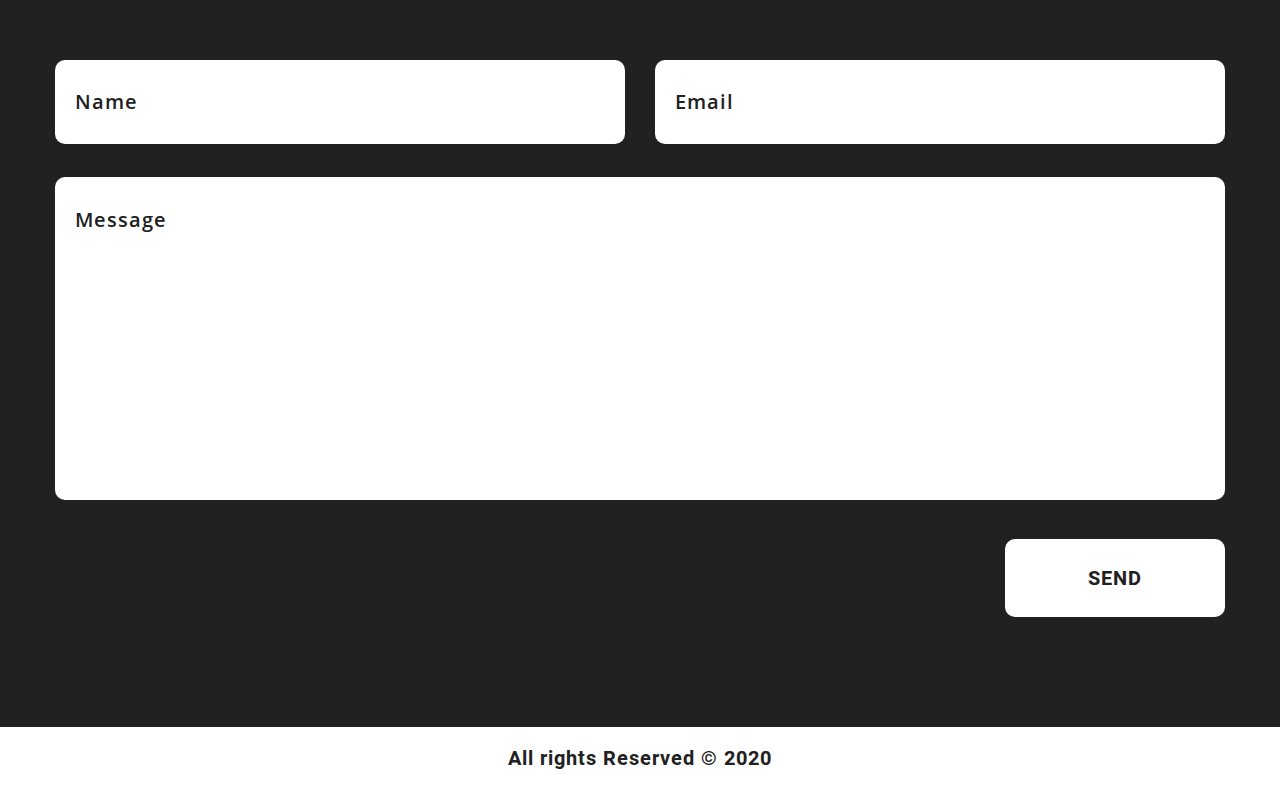
<file: site_4/index.html>
<!DOCTYPE html><html lang="zxx"> <head>	<title>Главная</title>	<meta charset="UTF-8">	<meta name="format-detection" content="telephone=no">	<link rel="stylesheet" href="css/style.min.css">	<link rel="shortcut icon" href="favicon.ico">	<!-- <meta name="robots" content="noindex, nofollow"> -->	<!-- <meta name="viewport" content="width=device-width, initial-scale=1.0, maximum-scale=1.0, user-scalable=0"> -->	<meta name="viewport" content="width=device-width, initial-scale=1.0"></head><body>	<div class="wrapper">		<header class="header">	<div class="header__content _container">		<div class="icon-menu">			<span></span>			<span></span>			<span></span>		</div>		<a href="" class="header__logo">			Your Logo		</a>		<div class="header__menu menu">			<nav class="menu__body">				<ul class="menu__list">					<li><a href="#" class="menu__link">Home</a></li>					<li><a href="#" class="menu__link">About</a></li>					<li><a href="#" class="menu__link">Servicing</a></li>					<li><a href="#" class="menu__link">Portfolio</a></li>					<li><a href="#" class="menu__link">Blog</a></li>					<li><a href="#" class="menu__link">Contact us</a></li>				</ul>			</nav>		</div>		<div class="header__search">			<a class="_icon-search" href=""></a>		</div>					</div></header>		<main class="page">			<section class="mainblock">				<div class="mainblock__slider _swiper">					<div class="main-slider">						<div class="overlay"></div>						<div class="main-slider__body">							<div class="main-slider__item item-main-slider">								<div class="item-main-slider__content _container">									<div class="item-main-slider__container">										<div class="item-main-slider__title">Web development project</div>										<div class="item-main-slider__text">Very suitable to support all web development projects										</div>										<div class="item-main-slider__buttons">											<a href="#" class="item-main-slider__btn btn">OUR SERVICES</a>											<a href="#" class="item-main-slider__btn btn">HIRE IS NOW</a>										</div>									</div>								</div>								<div class="item-main-slider__bg _ibg">									<picture>										<source srcset="img/Фон.webp" type="image/webp"><img src="img/Фон.jpg" alt="">									</picture>								</div>							</div>						</div>					</div>				</div>				<div class="mainblock__scroll scroll-mainblock">					<a href="#about" class="scroll-mainblock__arrow _icon-chevron-down _goto"></a>				</div>			</section>			<section class="about">				<div class="about__header _container">					<div class="about__maintitle maintitle">About Us</div>					<div class="about__maintext maintext">Lorem ipsum dolor sit amet, consectetur adipisicing						elit, sed do						eiusmod tempor incididunt ut labore et dolore magna aliqua. Ut enim ad minim veniam,</div>				</div>				<div class="about__body _container">					<div class="about__row">						<div class="about__column">							<div class="about__item item-about">								<div class="item-about__img">									<picture>										<source srcset="img/internet.svg" type="image/webp"><img src="img/internet.svg" alt="">									</picture>								</div>								<div class="item-about__title">Awesome Icons</div>								<div class="item-about__text">Lorem ipsum dolor sit amet, consectetur adipisicing									elit, sed									do eiusmod tempor</div>							</div>						</div>						<div class="about__column">							<div class="about__item item-about">								<div class="item-about__img">									<picture>										<source srcset="img/transfer.svg" type="image/webp"><img src="img/transfer.svg.svg"											alt="">									</picture>								</div>								<div class="item-about__title">One Page</div>								<div class="item-about__text">Lorem ipsum dolor sit amet, consectetur adipisicing									elit, sed									do eiusmod tempor</div>							</div>						</div>						<div class="about__column">							<div class="about__item item-about">								<div class="item-about__img">									<picture>										<source srcset="img/head.svg" type="image/webp"><img src="img/head.svg" alt="">									</picture>								</div>								<div class="item-about__title">Fully Responsive</div>								<div class="item-about__text">Lorem ipsum dolor sit amet, consectetur adipisicing									elit, sed									do eiusmod tempor</div>							</div>						</div>					</div>				</div>			</section>			<section class="services">				<div class="services__header _container">					<div class="services__maintitle maintitle">Our Services</div>					<div class="services__maintext maintext">Lorem ipsum dolor sit amet, consectetur						adipisicing elit, sed						do eiusmod tempor incididunt ut labore et dolore magna aliqua. Ut enim ad minim veniam,					</div>				</div>				<div class="services__body _container">					<div class="services__row">						<div class="services__column">							<div class="services__item item-services">								<div class="item-services__img">									<picture>										<source srcset="img/smartphone_copy.svg" type="image/webp"><img src="img/smartphone_copy.svg" alt="">									</picture>								</div>								<div class="item-services__title">Research</div>								<div class="item-services__text">At vero eos et accusamus et iusto odio									dignissimos ducimus									qui blanditiis praesentium voluptatum iti atque corrupti quos.</div>								<div class="item-services__btn"><a href="#">READ MORE</a></div>							</div>						</div>						<div class="services__column">							<div class="services__item item-services">								<div class="item-services__img">									<picture>										<source srcset="img/smartphone_copy.svg" type="image/webp"><img											src="img/smartphone_copy.svg" alt="">									</picture>								</div>								<div class="item-services__title">Research</div>								<div class="item-services__text">At vero eos et accusamus et iusto odio									dignissimos ducimus									qui blanditiis praesentium voluptatum iti atque corrupti quos.</div>								<div class="item-services__btn"><a href="#">READ MORE</a></div>							</div>						</div>						<div class="services__column">							<div class="services__item item-services">								<div class="item-services__img">									<picture>										<source srcset="img/smartphone_copy.svg" type="image/webp"><img											src="img/smartphone_copy.svg" alt="">									</picture>								</div>								<div class="item-services__title">Research</div>								<div class="item-services__text">At vero eos et accusamus et iusto odio									dignissimos ducimus									qui blanditiis praesentium voluptatum iti atque corrupti quos.</div>								<div class="item-services__btn"><a href="#">READ MORE</a></div>							</div>						</div>						<div class="services__column">							<div class="services__item item-services">								<div class="item-services__img">									<picture>										<source srcset="img/smartphone_copy.svg" type="image/webp"><img											src="img/smartphone_copy.svg" alt="">									</picture>								</div>								<div class="item-services__title">Research</div>								<div class="item-services__text">At vero eos et accusamus et iusto odio									dignissimos ducimus									qui blanditiis praesentium voluptatum iti atque corrupti quos.</div>								<div class="item-services__btn"><a href="#">READ MORE</a></div>							</div>						</div>						<div class="services__column">							<div class="services__item item-services">								<div class="item-services__img">									<picture>										<source srcset="img/smartphone_copy.svg" type="image/webp"><img											src="img/smartphone_copy.svg" alt="">									</picture>								</div>								<div class="item-services__title">Research</div>								<div class="item-services__text">At vero eos et accusamus et iusto odio									dignissimos ducimus									qui blanditiis praesentium voluptatum iti atque corrupti quos.</div>								<div class="item-services__btn"><a href="#">READ MORE</a></div>							</div>						</div>						<div class="services__column">							<div class="services__item item-services">								<div class="item-services__img">									<picture>										<source srcset="img/smartphone_copy.svg" type="image/webp"><img											src="img/smartphone_copy.svg" alt="">									</picture>								</div>								<div class="item-services__title">Research</div>								<div class="item-services__text">At vero eos et accusamus et iusto odio									dignissimos ducimus									qui blanditiis praesentium voluptatum iti atque corrupti quos.</div>								<div class="item-services__btn"><a href="#">READ MORE</a></div>							</div>						</div>					</div>				</div>			</section>			<section class="works">				<div class="works__header _container">					<div class="works__maintitle maintitle">Latest Works</div>					<div class="works__maintext maintext">Lorem ipsum dolor sit amet, consectetur adipisicing						elit, sed do						eiusmod tempor incididunt ut labore et dolore magna aliqua. Ut enim ad minim veniam,					</div>				</div>				<div class="works__body _container">					<div class="works__tabs _tabs">						<div class="works__nav">							<div class="works__tab _tabs-item _active">ALL</div>							<div class="works__tab _tabs-item">WEB DESIGN</div>							<div class="works__tab _tabs-item">UI/UX DESIGN</div>							<div class="works__tab _tabs-item">MOCKUPS</div>						</div>						<div class="works__row _tabs-block _active">							<div class="works__column">								<div class="works__item item-works">									<div class="item-works__img _ibg">										<picture><source srcset="img/watch.webp" type="image/webp"><img src="img/watch.jpg" alt=""></picture>									</div>								</div>							</div>							<div class="works__column">								<div class="works__item item-works">									<div class="item-works__img _ibg">										<picture><source srcset="img/rectangle_11_copy_2_5014.webp" type="image/webp"><img src="img/rectangle_11_copy_2_5014.png" alt=""></picture>									</div>								</div>							</div>							<div class="works__column">								<div class="works__item item-works">									<div class="item-works__img _ibg">										<picture><source srcset="img/rectangle_11_copy_3_5015.webp" type="image/webp"><img src="img/rectangle_11_copy_3_5015.png" alt=""></picture>									</div>								</div>							</div>							<div class="works__column">								<div class="works__item item-works">									<div class="item-works__img _ibg">										<picture><source srcset="img/rectangle_11_copy_3_5017.webp" type="image/webp"><img src="img/rectangle_11_copy_3_5017.png" alt=""></picture>									</div>								</div>							</div>							<div class="works__column">								<div class="works__item item-works">									<div class="item-works__img _ibg">										<picture><source srcset="img/rectangle_11_copy_3_5016.webp" type="image/webp"><img src="img/rectangle_11_copy_3_5016.png" alt=""></picture>									</div>								</div>							</div>							<div class="works__column">								<div class="works__item item-works">									<div class="item-works__img _ibg">										<picture><source srcset="img/rectangle_11_copy_5013.webp" type="image/webp"><img src="img/rectangle_11_copy_5013.jpg" alt=""></picture>									</div>								</div>							</div>						</div>						<div class="works__row _tabs-block">							<div class="works__column">								<div class="works__item item-works">									<div class="item-works__img _ibg">										<picture><source srcset="img/rectangle_11_copy_2_5014.webp" type="image/webp"><img src="img/rectangle_11_copy_2_5014.png" alt=""></picture>									</div>								</div>							</div>							<div class="works__column">								<div class="works__item item-works">									<div class="item-works__img _ibg">										<picture><source srcset="img/rectangle_11_copy_5013.webp" type="image/webp"><img src="img/rectangle_11_copy_5013.jpg" alt=""></picture>									</div>								</div>							</div>							<div class="works__column">								<div class="works__item item-works">									<div class="item-works__img _ibg">										<picture><source srcset="img/watch.webp" type="image/webp"><img src="img/watch.jpg" alt=""></picture>									</div>								</div>							</div>							<div class="works__column">								<div class="works__item item-works">									<div class="item-works__img _ibg">										<picture><source srcset="img/rectangle_11_copy_3_5016.webp" type="image/webp"><img src="img/rectangle_11_copy_3_5016.png" alt=""></picture>									</div>								</div>							</div>							<div class="works__column">								<div class="works__item item-works">									<div class="item-works__img _ibg">										<picture><source srcset="img/rectangle_11_copy_3_5017.webp" type="image/webp"><img src="img/rectangle_11_copy_3_5017.png" alt=""></picture>									</div>								</div>							</div>							<div class="works__column">								<div class="works__item item-works">									<div class="item-works__img _ibg">										<picture><source srcset="img/rectangle_11_copy_3_5015.webp" type="image/webp"><img src="img/rectangle_11_copy_3_5015.png" alt=""></picture>									</div>								</div>							</div>						</div>						<div class="works__row _tabs-block">							<div class="works__column">								<div class="works__item item-works">									<div class="item-works__img _ibg">										<picture><source srcset="img/watch.webp" type="image/webp"><img src="img/watch.jpg" alt=""></picture>									</div>								</div>							</div>							<div class="works__column">								<div class="works__item item-works">									<div class="item-works__img _ibg">										<picture><source srcset="img/rectangle_11_copy_2_5014.webp" type="image/webp"><img src="img/rectangle_11_copy_2_5014.png" alt=""></picture>									</div>								</div>							</div>							<div class="works__column">								<div class="works__item item-works">									<div class="item-works__img _ibg">										<picture><source srcset="img/rectangle_11_copy_3_5015.webp" type="image/webp"><img src="img/rectangle_11_copy_3_5015.png" alt=""></picture>									</div>								</div>							</div>							<div class="works__column">								<div class="works__item item-works">									<div class="item-works__img _ibg">										<picture><source srcset="img/rectangle_11_copy_3_5017.webp" type="image/webp"><img src="img/rectangle_11_copy_3_5017.png" alt=""></picture>									</div>								</div>							</div>							<div class="works__column">								<div class="works__item item-works">									<div class="item-works__img _ibg">										<picture><source srcset="img/rectangle_11_copy_3_5016.webp" type="image/webp"><img src="img/rectangle_11_copy_3_5016.png" alt=""></picture>									</div>								</div>							</div>							<div class="works__column">								<div class="works__item item-works">									<div class="item-works__img _ibg">										<picture><source srcset="img/rectangle_11_copy_5013.webp" type="image/webp"><img src="img/rectangle_11_copy_5013.jpg" alt=""></picture>									</div>								</div>							</div>						</div>						<div class="works__row _tabs-block">							<div class="works__column">								<div class="works__item item-works">									<div class="item-works__img _ibg">										<picture><source srcset="img/rectangle_11_copy_2_5014.webp" type="image/webp"><img src="img/rectangle_11_copy_2_5014.png" alt=""></picture>									</div>								</div>							</div>							<div class="works__column">								<div class="works__item item-works">									<div class="item-works__img _ibg">										<picture><source srcset="img/rectangle_11_copy_5013.webp" type="image/webp"><img src="img/rectangle_11_copy_5013.jpg" alt=""></picture>									</div>								</div>							</div>							<div class="works__column">								<div class="works__item item-works">									<div class="item-works__img _ibg">										<picture><source srcset="img/watch.webp" type="image/webp"><img src="img/watch.jpg" alt=""></picture>									</div>								</div>							</div>							<div class="works__column">								<div class="works__item item-works">									<div class="item-works__img _ibg">										<picture><source srcset="img/rectangle_11_copy_3_5016.webp" type="image/webp"><img src="img/rectangle_11_copy_3_5016.png" alt=""></picture>									</div>								</div>							</div>							<div class="works__column">								<div class="works__item item-works">									<div class="item-works__img _ibg">										<picture><source srcset="img/rectangle_11_copy_3_5017.webp" type="image/webp"><img src="img/rectangle_11_copy_3_5017.png" alt=""></picture>									</div>								</div>							</div>							<div class="works__column">								<div class="works__item item-works">									<div class="item-works__img _ibg">										<picture><source srcset="img/rectangle_11_copy_3_5015.webp" type="image/webp"><img src="img/rectangle_11_copy_3_5015.png" alt=""></picture>									</div>								</div>							</div>						</div>					</div>				</div>				<div class="works__footer _container">					<div class="works__btn"><a href="#">VIEW ALL</a></div>				</div>			</section>			<section class="price">				<div class="price__header _container">					<div class="price__maintitle maintitle">Pricing Plan</div>					<div class="price__maintext maintext">Lorem ipsum dolor sit amet, consectetur adipisicing						elit, sed do						eiusmod tempor incididunt ut labore et dolore magna aliqua. Ut enim ad minim veniam,					</div>				</div>				<div class="price__body _container">					<div class="price__row">						<div class="price__column">							<div class="price__item item-price">								<div class="item-price__header plan">									<div class="plan__name">Free Trail</div>									<div class="plan__price">										<div class="plan__currency">$</div>										<div class="plan__amount">00</div>										<div class="plan__period">per month</div>									</div>								</div>								<div class="item-price__body">									<p>30 Free Trail</p>									<p>5 Free Projects</p>									<p>PHP 5 Enabled</p>									<p>24/7 Suports</p>								</div>								<div class="item-price__footer">									<div class="item-price__btn"><a href="#">Order Now</a></div>								</div>							</div>						</div>						<div class="price__column">							<div class="price__item item-price">								<div class="item-price__header plan">									<div class="plan__name">Basic</div>									<div class="plan__price">										<div class="plan__currency">$</div>										<div class="plan__amount">50</div>										<div class="plan__period">per month</div>									</div>								</div>								<div class="item-price__body">									<p>30 Free Trail</p>									<p>5 Free Projects</p>									<p>PHP 5 Enabled</p>									<p>24/7 Suports</p>								</div>								<div class="item-price__footer">									<div class="item-price__btn"><a href="#">Order Now</a></div>								</div>							</div>						</div>						<div class="price__column">							<div class="price__item item-price">								<div class="item-price__header plan">									<div class="plan__name">Ultimates</div>									<div class="plan__price">										<div class="plan__currency">$</div>										<div class="plan__amount">99</div>										<div class="plan__period">per month</div>									</div>								</div>								<div class="item-price__body">									<p>30 Free Trail</p>									<p>5 Free Projects</p>									<p>PHP 5 Enabled</p>									<p>24/7 Suports</p>								</div>								<div class="item-price__footer">									<div class="item-price__btn"><a href="#">Order Now</a></div>								</div>							</div>						</div>					</div>				</div>			</section>			<section class="team">				<div class="team__header _container">					<div class="team__maintitle maintitle">Our Team Member</div>					<div class="team__maintext maintext">Lorem ipsum dolor sit amet, consectetur adipisicing						elit, sed do						eiusmod tempor incididunt ut labore et dolore magna aliqua. Ut enim ad minim veniam,					</div>				</div>				<div class="team__body _container">					<div class="team__row _swiper">						<div class="team__column">							<div class="team__item item-team">								<div class="item-team__photo _ibg"><picture><source srcset="img/man.webp" type="image/webp"><img src="img/man.jpeg" alt=""></picture></div>								<div class="item-team__person person">									<div class="person__name">John Doe</div>									<div class="person__position">General Manager</div>								</div>								<div class="item-team__links">									<a class="_icon-facebook" href="#"></a>									<a class="_icon-twitter" href="#"></a>									<a class="_icon-comments" href="#"></a>									<a class="_icon-dribbble" href="#"></a>								</div>							</div>						</div>						<div class="team__column">							<div class="team__item item-team">								<div class="item-team__photo _ibg"><picture><source srcset="img/layer_9@1X.webp" type="image/webp"><img src="img/layer_9@1X.jpeg" alt=""></picture></div>								<div class="item-team__person person">									<div class="person__name">Alexa Biru</div>									<div class="person__position">Office Director</div>								</div>								<div class="item-team__links">									<a class="_icon-facebook" href="#"></a>									<a class="_icon-twitter" href="#"></a>									<a class="_icon-comments" href="#"></a>									<a class="_icon-dribbble" href="#"></a>								</div>							</div>						</div>						<div class="team__column">							<div class="team__item item-team">								<div class="item-team__photo _ibg"><picture><source srcset="img/Layer_10@1X.webp" type="image/webp"><img src="img/Layer_10@1X.jpeg" alt=""></picture></div>								<div class="item-team__person person">									<div class="person__name">Ronobir sing</div>									<div class="person__position">Admin</div>								</div>								<div class="item-team__links">									<a class="_icon-facebook" href="#"></a>									<a class="_icon-twitter" href="#"></a>									<a class="_icon-comments" href="#"></a>									<a class="_icon-dribbble" href="#"></a>								</div>							</div>						</div>					</div>				</div>				<div class="team__footer _container">				</div>			</section>			<section class="blog">				<div class="blog__header _container">					<div class="blog__maintitle maintitle">Blog</div>					<div class="blog__maintext maintext">Lorem ipsum dolor sit amet, consectetur adipisicing						elit, sed do						eiusmod tempor incididunt ut labore et dolore magna aliqua. Ut enim ad minim veniam,					</div>				</div>				<div class="blog__body _container">					<div class="blog__row">						<div class="blog__column">							<div class="blog__item item-blog">								<div class="item-blog__img img-blog">									<div class="img-blog__image _ibg">										<picture><source srcset="img/Layer_11@1X.webp" type="image/webp"><img src="img/Layer_11@1X.jpeg" alt=""></picture></div>								</div>								<div class="item-blog__text text-blog">									<div class="text-blog__title"><a href="#">SEO Quis Vestibulum</a></div>									<div class="text-blog__meta blog-meta">										<div class="blog-meta__date _icon-calendar">14.07.2017</div>										<div class="blog-meta__category _icon-file">Development</div>									</div>									<div class="text-blog__maintext">Dolore magna aliqua. Ut enim ad minim veniam,										quis										nostrud exercitation ullamco laboris nisi ut aliquip ex ea commodo										consequat...</div>								</div>							</div>						</div>						<div class="blog__column">							<div class="blog__item item-blog">								<div class="item-blog__img img-blog">									<div class="img-blog__image image-blog _ibg">										<div class="image-blog__im">											<picture><source srcset="img/imac-apple-mockup-app-38544@1X.webp" type="image/webp"><img src="img/imac-apple-mockup-app-38544@1X.jpeg" alt=""></picture>										</div>									</div>								</div>								<div class="item-blog__text text-blog">									<div class="text-blog__title"><a href="#">SEO Quis Vestibulum</a></div>									<div class="text-blog__meta blog-meta">										<div class="blog-meta__date _icon-calendar">14.07.2017</div>										<div class="blog-meta__category _icon-file">Development</div>									</div>									<div class="text-blog__maintext">Dolore magna aliqua. Ut enim ad minim veniam,										quis										nostrud exercitation ullamco laboris nisi ut aliquip ex ea commodo										consequat...</div>								</div>							</div>						</div>						<div class="blog__column">							<div class="blog__item item-blog">								<div class="item-blog__img img-blog">									<div class="img-blog__image _ibg">										<picture><source srcset="img/apple-desk-working-technology@1X.webp" type="image/webp"><img src="img/apple-desk-working-technology@1X.jpeg" alt=""></picture>									</div>								</div>								<div class="item-blog__text text-blog">									<div class="text-blog__title"><a href="#">SEO Quis Vestibulum</a></div>									<div class="text-blog__meta blog-meta">										<div class="blog-meta__date _icon-calendar">14.07.2017</div>										<div class="blog-meta__category _icon-file">Development</div>									</div>									<div class="text-blog__maintext">Dolore magna aliqua. Ut enim ad minim veniam,										quis										nostrud exercitation ullamco laboris nisi ut aliquip ex ea commodo										consequat...</div>								</div>							</div>						</div>					</div>				</div>				<div class="blog__btn _container"><a href="#">MORE VIEW</a></div>			</section>			<section class="contact">				<div class="contact__header _container">					<div class="contact__maintitle maintitle">Contact Us</div>					<div class="contact__maintext maintext">Lorem ipsum dolor sit amet, consectetur						adipisicing elit, sed						do eiusmod tempor incididunt ut labore et dolore magna aliqua. Ut enim ad minim veniam,					</div>				</div>				<div class="contact__body _container">					<div class="contact__row">						<div class="contact__column">							<div class="contact__item item-contact">								<div class="item-contact__img"><picture><source srcset="img/placeholder.svg" type="image/webp"><img src="img/placeholder.svg" alt=""></picture></div>								<div class="item-contact__info">Nobinagar savar,Dhaka Bangladesh</div>							</div>						</div>						<div class="contact__column">							<div class="contact__item item-contact">								<div class="item-contact__img"><picture><source srcset="img/phone-call.svg" type="image/webp"><img src="img/phone-call.svg" alt=""></picture></div>								<div class="item-contact__info">									<p>+8801743331996</p>									<p>+8801928737807</p>								</div>							</div>						</div>						<div class="contact__column">							<div class="contact__item item-contact">								<div class="item-contact__img"><picture><source srcset="img/mail.svg" type="image/webp"><img src="img/mail.svg" alt=""></picture></div>								<div class="item-contact__info">									<p>quickmasud@gmail.com</p>									<p>quickmasud@yahoo.com</p>								</div>							</div>						</div>					</div>				</div>				<div class="contact__form forms-contact _container">					<form action="#">						<div class="forms-contact__row">							<div class="forms-contact__name">								<input autocomplete="off" type="text" name="form[]" data-value="Name" data-error="Текст ошибки"									class="input req">							</div>							<div class="forms-contact__email">								<input autocomplete="off" type="text" name="form[]" data-value="Email" data-error="Текст ошибки"									class="input email req">							</div>						</div>						<div class="forms-contact__textarea">							<textarea class="input" name="form[]" data-value="Message"></textarea>						</div>						<div class="forms-contact__btn">							<button type="submit" class="btn">SEND</button>						</div>					</form>				</div>			</section>		</main>		<footer class="footer">	<div class="footer__content _container">		<div class="footer__copyright">			All rights Reserved © 2020		</div>	</div></footer>	</div>	<div class="popup">	<div class="popup__content">		<div class="popup__body">			<div class="popup__close"></div>		</div>	</div></div><div class="popup popup_video">	<div class="popup__content">		<div class="popup__body">			<div class="popup__close popup__close_video"></div>			<div class="popup__video _video"></div>		</div>	</div></div>	<!-- <script src="https://code.jquery.com/jquery-3.3.1.min.js"></script> --><script src="js/vendors.min.js"></script><script src="js/app.min.js"></script></body></html>
</file>
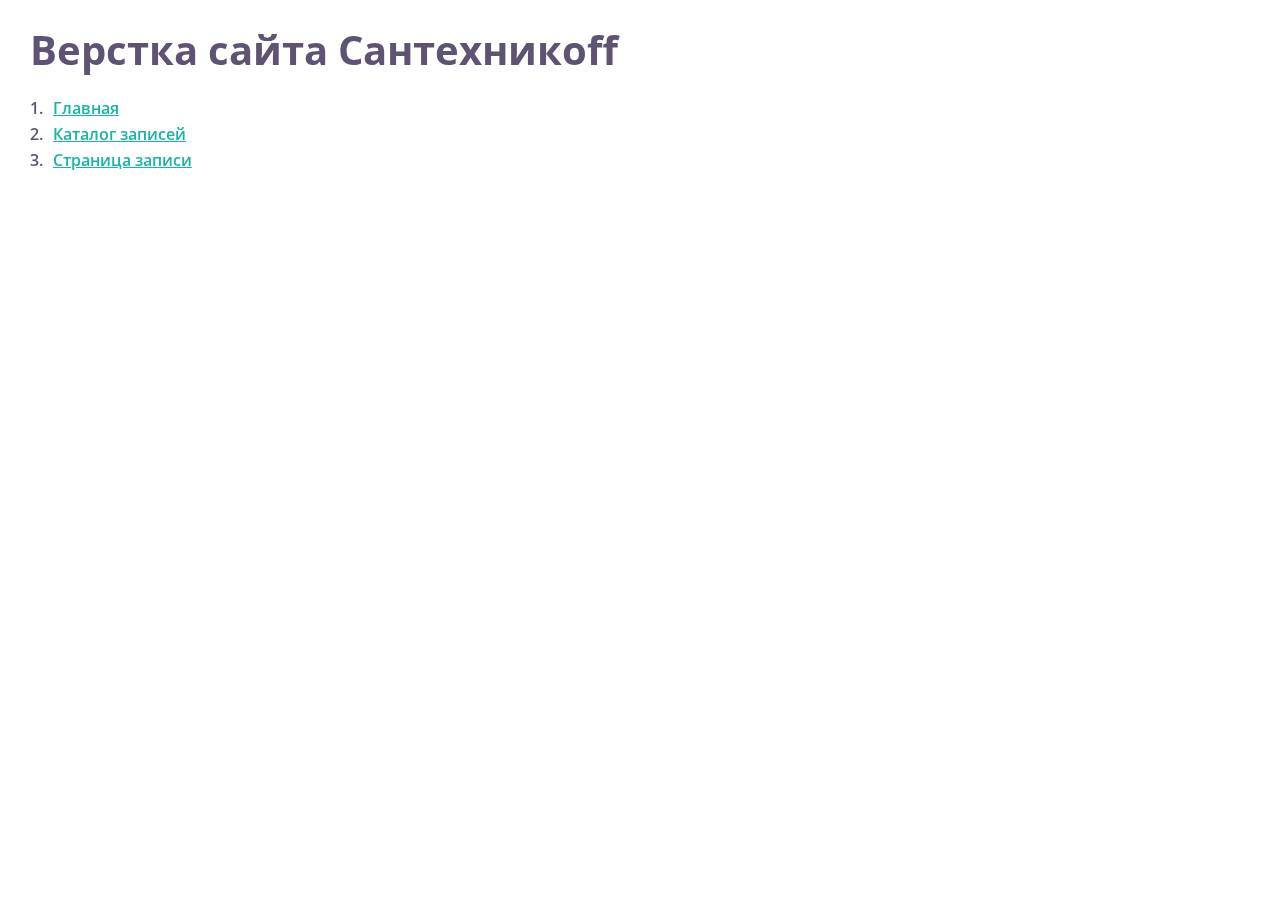
<file: site_5/index.html>
<!DOCTYPE html>
<html lang="ru"><head>
	<title>Верстка</title>
	<meta http-equiv="Content-type" content="text/html; charset=UTF-8">
	<meta name="format-detection" content="telephone=no">
	<link rel="stylesheet" href="style.css">
	
	<!-- <meta name="viewport" content="width=device-width, initial-scale=1.0" /> -->
	<meta name="viewport" content="width=device-width, initial-scale=1.0, maximum-scale=1.0, user-scalable=0">
</head>
<body>
	<div class="wrapper">
		<div class="rootpage">
			<div class="rootpage-content">
				<div class="rootpage-body">
					<h1>Верстка сайта Сантехникoff</h1>
					<ol class="rootpage-pages">
						<li><a href="Santechnikoff/index.html" target="_blank">Главная</a></li>
						<li><a href="Santechnikoff/category.html" target="_blank">Каталог записей</a></li>
						<li><a href="Santechnikoff/article.html" target="_blank">Страница записи</a></li>
					</ol>
				</div>
		
			</div>
		</div>
	</div>

</body></html>
</file>
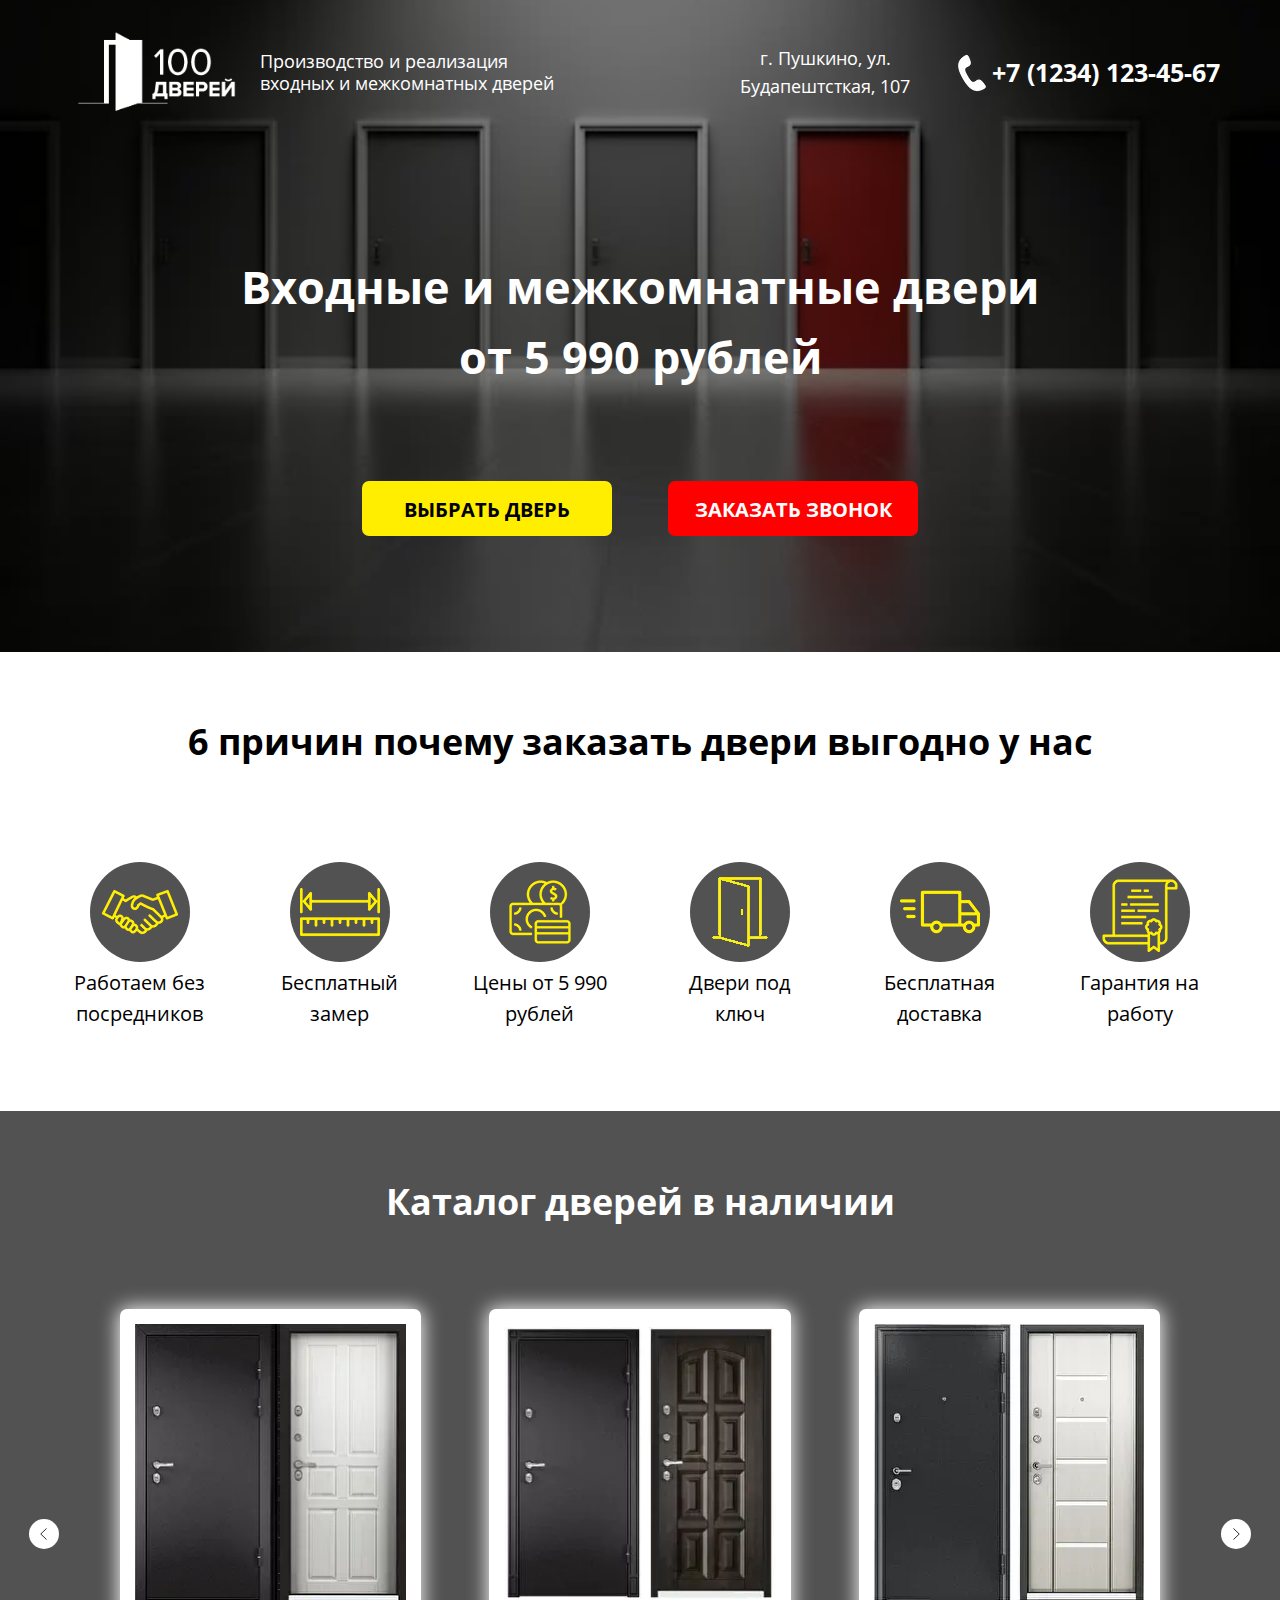
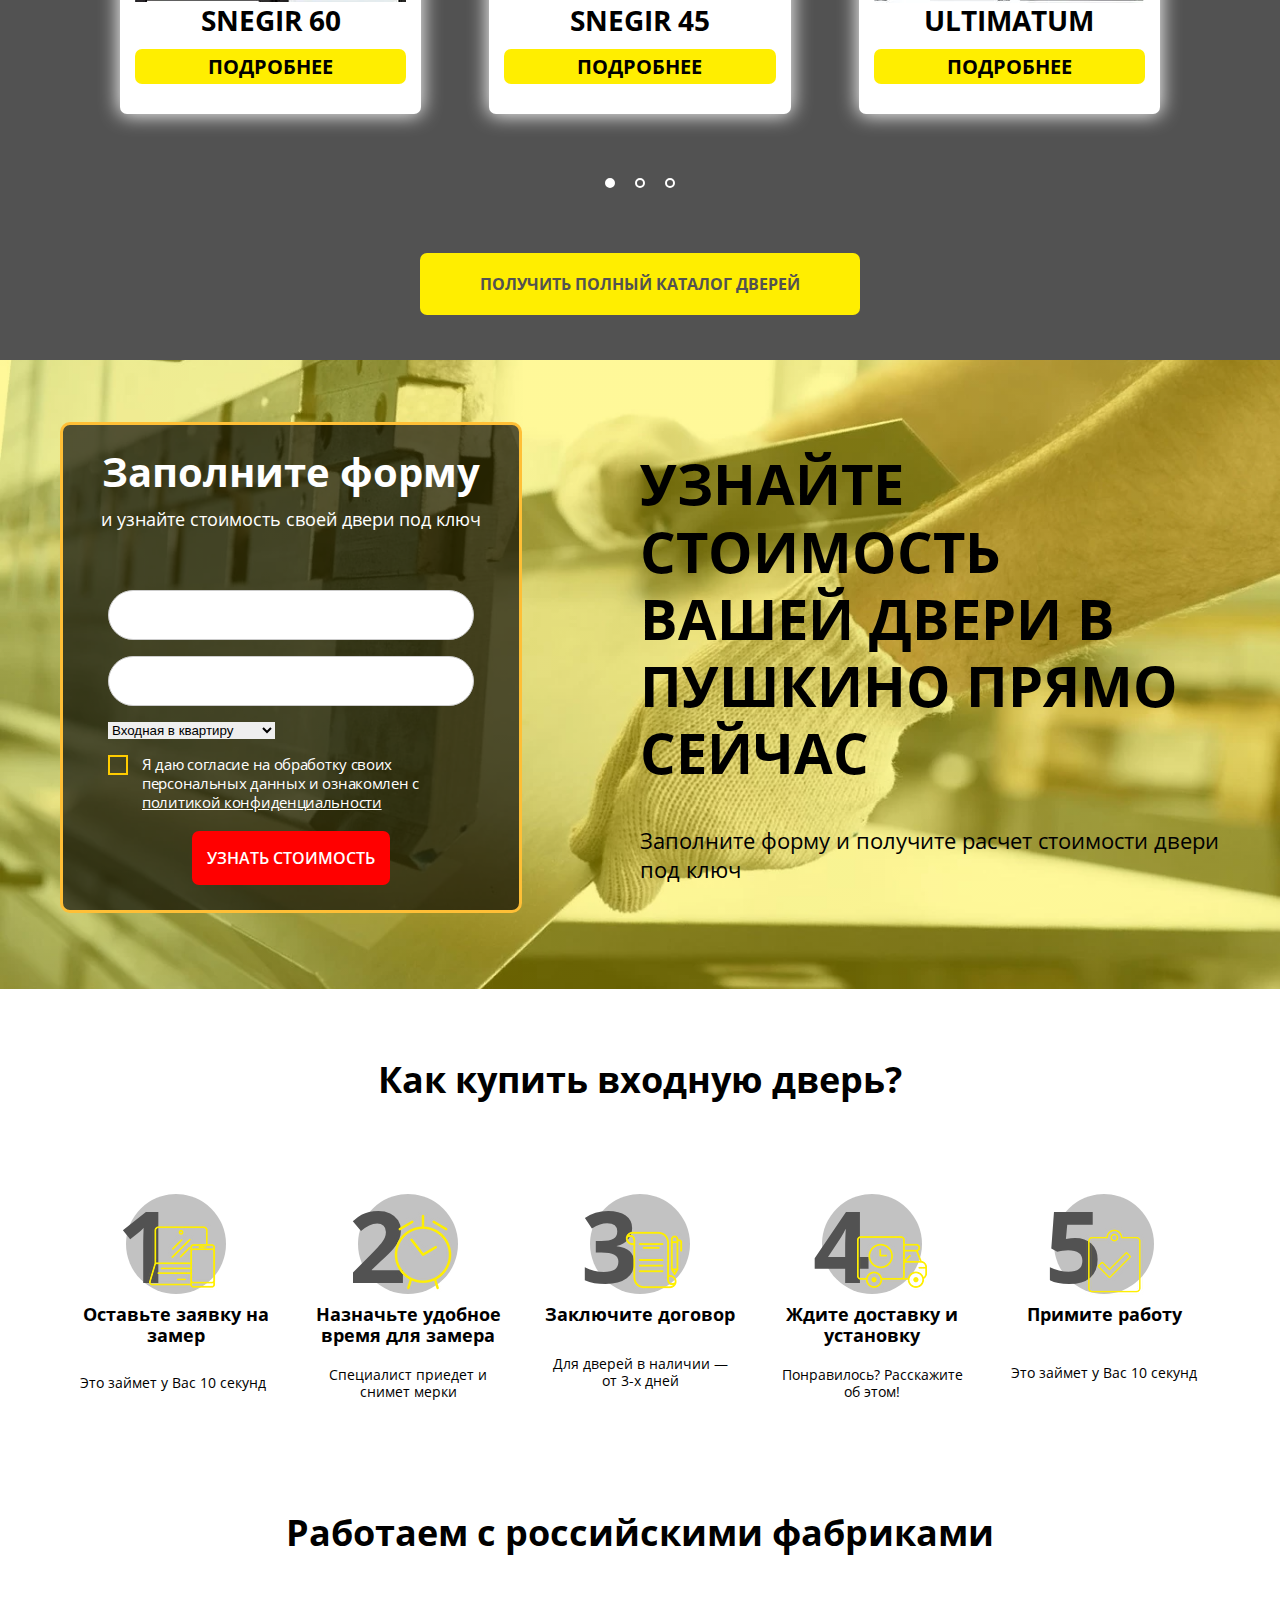
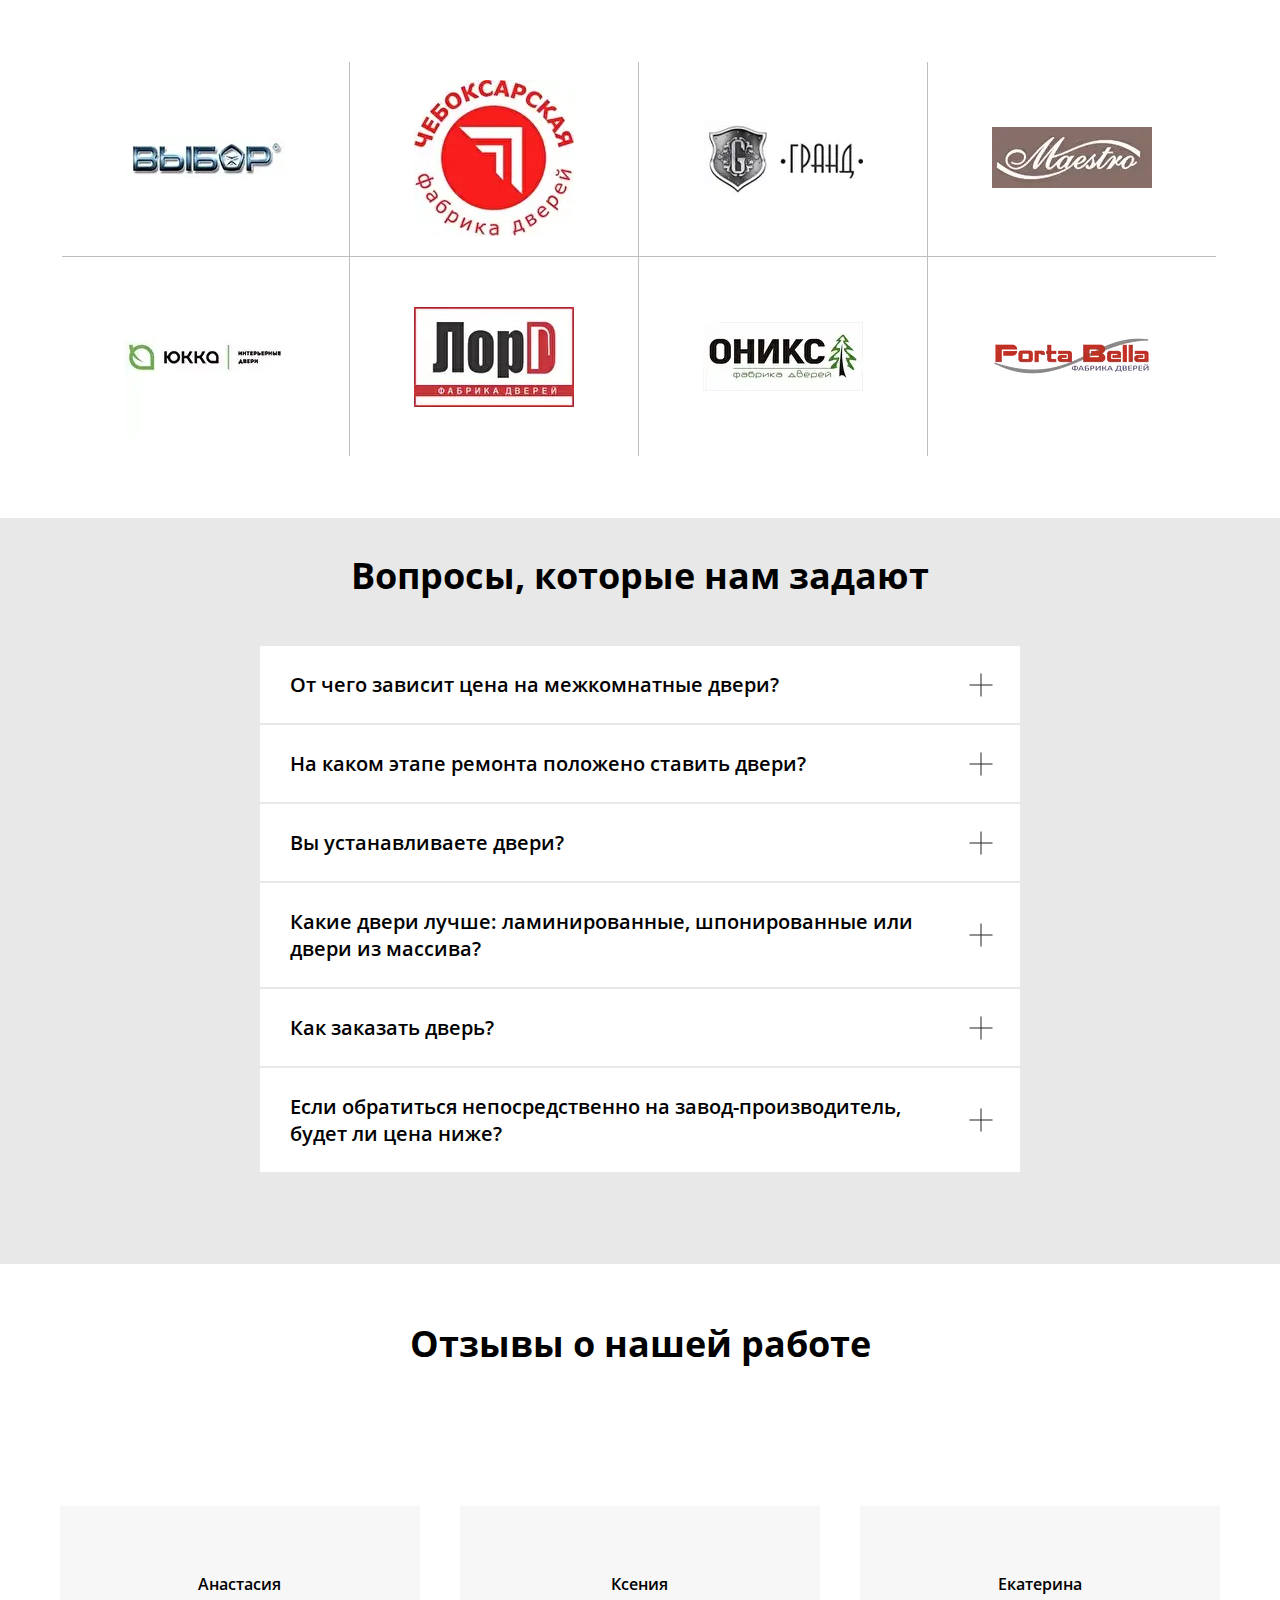
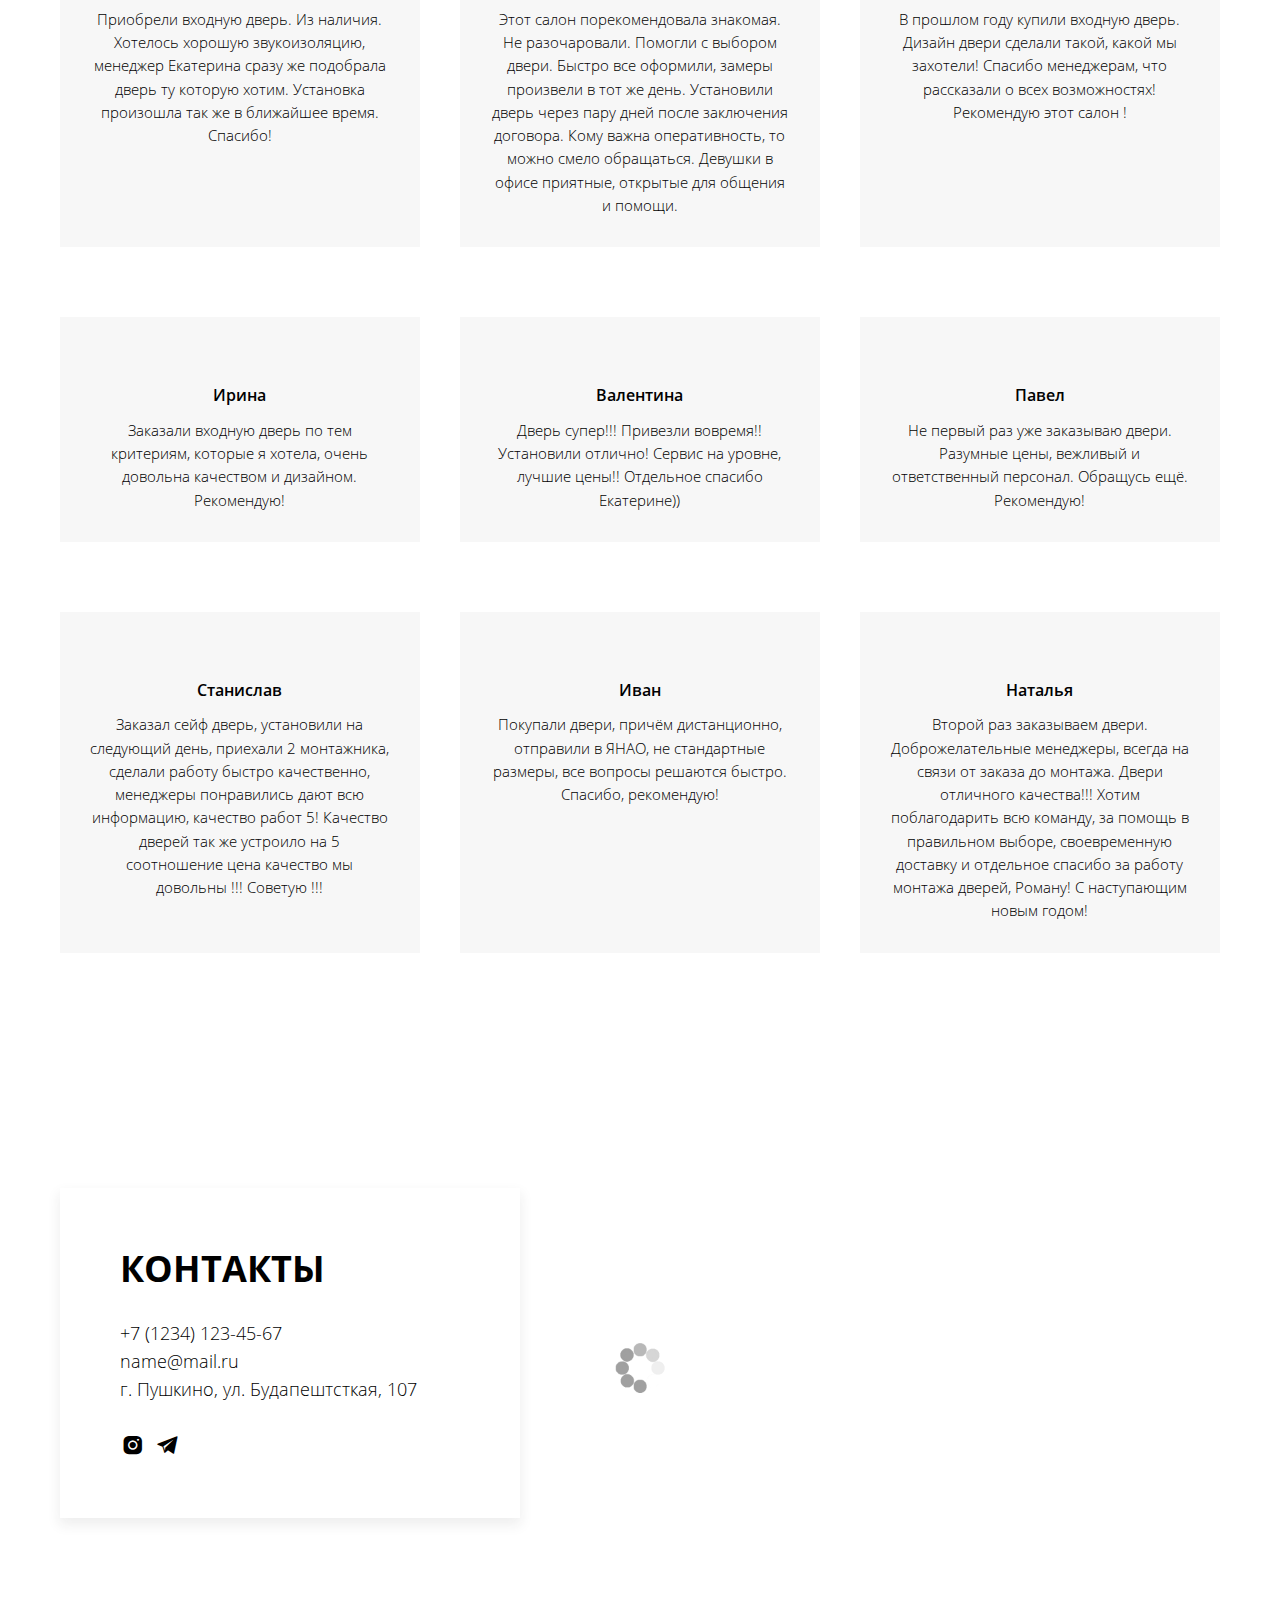
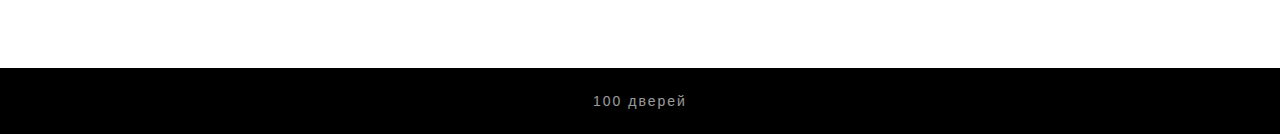
<file: site_6/index.html>
<!DOCTYPE html>
<html lang="ru">
 <head>
	<title>Главная</title>
	<meta charset="UTF-8">
	<meta name="format-detection" content="telephone=no">
	
	<link rel="stylesheet" href="css/style.min.css">
	<link rel="shortcut icon" href="favicon.ico">
	<!-- <meta name="robots" content="noindex, nofollow"> -->
	<!-- <meta name="viewport" content="width=device-width, initial-scale=1.0, maximum-scale=1.0, user-scalable=0"> -->
	<meta name="viewport" content="width=device-width, initial-scale=1.0">
</head>

<body>
	<div class="wrapper">
		<header class="header">
	<div class="header__content _container">
		<div class="header__body">
			<div class="header__column">
				<div class="header__logo header-logo">
					<a class="header-logo__image"><picture><source srcset="img/logo.webp" type="image/webp"><img src="img/logo.png" alt=""></picture></a>
					<div class="header-logo__text">Производство и реализация входных и межкомнатных дверей</div>
				</div>
			</div>
			<div class="header__column">
				<div class="header__contact">
					<div class="header__address">г. Пушкино, ул. Будапештсткая, 107</div>
					<div class="header__tel">+7 (1234) 123-45-67</div>
				</div>
			</div>

		</div>
	</div>
</header>
		<main class="page">
			<section class="mainblock">
				<div class="mainblock-container _container">
					<div class="overlay"></div>
					<div class="mainblock__body">
						<div class="mainblock__content">
							<div class="mainblock__title">Входные и межкомнатные двери от 5 990 рублей</div>
							<div class="mainblock__buttons">
								<a href="#catalog" class="mainblock__btn _goto">Выбрать дверь</a>
								<a href="#success-message" class="mainblock__btn _popup-link">Заказать звонок</a>
							</div>
						</div>
					</div>
				</div>
			</section>
			<section class="advantages">
				<div class="_container">
					<div class="advantages__title maintitle">
						<h2>6 причин почему заказать двери выгодно у нас</h2>
					</div>
					<div class="advantages__body">
						<div class="advantages__column">
							<div class="advantages__item item-advantages">
								<div class="item-advantages__image"><img src="img/noroot.webp" alt=""></div>
								<div class="item-advantages__title">Работаем без посредников</div>
							</div>
						</div>
						<div class="advantages__column">
							<div class="advantages__item item-advantages">
								<div class="item-advantages__image"><img src="img/noroot1.webp" alt=""></div>
								<div class="item-advantages__title">Бесплатный замер</div>
							</div>
						</div>
						<div class="advantages__column">
							<div class="advantages__item item-advantages">
								<div class="item-advantages__image"><img src="img/noroot2.webp" alt=""></div>
								<div class="item-advantages__title">Цены от 5 990 рублей</div>
							</div>
						</div>
						<div class="advantages__column">
							<div class="advantages__item item-advantages">
								<div class="item-advantages__image"><picture><source srcset="img/noroot3.webp" type="image/webp"><img src="img/noroot3.png" alt=""></picture></div>
								<div class="item-advantages__title">Двери под ключ</div>
							</div>
						</div>
						<div class="advantages__column">
							<div class="advantages__item item-advantages">
								<div class="item-advantages__image"><img src="img/noroot4.webp" alt=""></div>
								<div class="item-advantages__title">Бесплатная доставка</div>
							</div>
						</div>
						<div class="advantages__column">
							<div class="advantages__item item-advantages">
								<div class="item-advantages__image"><img src="img/noroot5.webp" alt=""></div>
								<div class="item-advantages__title">Гарантия на работу</div>
							</div>
						</div>
					</div>
				</div>
			</section>
			<section class="catalog">
				<div class="catalog__title maintitle _container">
					<h2>Каталог дверей в наличии</h2>
				</div>


				<div class="catalog__body">

					<div class="catalog__content _container">
						<div class="catalog__slider _swiper ">
							<div class="catalog__slide">
								<div class="catalog__row">
									<div class="catalog__column">
										<div class="catalog__item item-catalog">
											<div class="item-catalog__img"><picture><source srcset="img/snegir60.webp" type="image/webp"><img src="img/snegir60.png" alt=""></picture></div>
											<div class="item-catalog__title">Snegir 60</div>
											<a href="#snegir60" class="item-catalog__btn _popup-link">Подробнее</a>
										</div>
									</div>
									<div class="catalog__column">
										<div class="catalog__item item-catalog">
											<div class="item-catalog__img"><picture><source srcset="img/snegir45.webp" type="image/webp"><img src="img/snegir45.jpg" alt=""></picture></div>
											<div class="item-catalog__title">Snegir 45</div>
											<a href="#snegir45" class="item-catalog__btn _popup-link">Подробнее</a>
										</div>
									</div>
									<div class="catalog__column">
										<div class="catalog__item item-catalog">
											<div class="item-catalog__img"><picture><source srcset="img/ultimatum.webp" type="image/webp"><img src="img/ultimatum.jpg" alt=""></picture></div>
											<div class="item-catalog__title">Ultimatum</div>
											<a href="#ultimatum" class="item-catalog__btn _popup-link">Подробнее</a>
										</div>
									</div>
								</div>
							</div>
							<div class="catalog__slide">
								<div class="catalog__row">
									<div class="catalog__column">
										<div class="catalog__item item-catalog">
											<div class="item-catalog__img"><picture><source srcset="img/snegir20.webp" type="image/webp"><img src="img/snegir20.png" alt=""></picture></div>
											<div class="item-catalog__title">Snegir 20</div>
											<a href="#snegir20" class="item-catalog__btn _popup-link">Подробнее</a>
										</div>
									</div>
									<div class="catalog__column">
										<div class="catalog__item item-catalog">
											<div class="item-catalog__img"><picture><source srcset="img/deltam.webp" type="image/webp"><img src="img/deltam.png" alt=""></picture></div>
											<div class="item-catalog__title">Delta M</div>
											<a href="#deltam" class="item-catalog__btn _popup-link">Подробнее</a>
										</div>
									</div>
									<div class="catalog__column">
										<div class="catalog__item item-catalog">
											<div class="item-catalog__img"><picture><source srcset="img/superomega.webp" type="image/webp"><img src="img/superomega.png" alt=""></picture></div>
											<div class="item-catalog__title">Super Omega</div>
											<a href="#superomega" class="item-catalog__btn _popup-link">Подробнее</a>
										</div>
									</div>
								</div>
							</div>
							<div class="catalog__slide">
								<div class="catalog__row">
									<div class="catalog__column">
										<div class="catalog__item item-catalog">
											<div class="item-catalog__img"><img src="img/image_bg1.webp" alt=""></div>
											<div class="item-catalog__title">Тестовая карточка</div>
											<a href="#test" class="item-catalog__btn _popup-link">Подробнее</a>
										</div>
									</div>
									<div class="catalog__column">
										<div class="catalog__item item-catalog">
											<div class="item-catalog__img"><img src="img/sharm.webp" alt=""></div>
											<div class="item-catalog__title">Шарм</div>
											<a href="#sharm" class="item-catalog__btn _popup-link">Подробнее</a>
										</div>
									</div>
									<div class="catalog__column">
										<div class="catalog__item item-catalog">
											<div class="item-catalog__img"><img src="img/rumba.webp" alt=""></div>
											<div class="item-catalog__title">Румба</div>
											<a href="#rumba" class="item-catalog__btn _popup-link">Подробнее</a>
										</div>
									</div>
								</div>
							</div>
						</div>
					</div>
					<div class="catalog__navigation-prev"></div>
					<div class="catalog__navigation-next"></div>
				</div>

				<div class="catalog__slider-pagging"></div>
				<div class="catalog__footer footer-catalog">
					<a href="#getcatalog" class="footer-catalog__btn _popup-link">Получить полный каталог дверей</a>
				</div>

			</section>
			<section class="request">
				<div class="_container">
					<div class="request-overlay"></div>
					<div class="request__wrapper">
						<div class="request__title">
							<div class="request__label">
								<h2>УЗНАЙТЕ СТОИМОСТЬ ВАШЕЙ ДВЕРИ В ПУШКИНО ПРЯМО СЕЙЧАС</h2>
							</div>
							<div class="request__description">
								<p>
									Заполните форму и получите расчет стоимости двери под ключ
								</p>
							</div>
						</div>
						<div class="request__body">
							<div class="request__form form-request">
								<div class="form-request__title"><span>Заполните форму</span>
									<span> и узнайте стоимость своей двери под ключ</span>
								</div>
								<form action="#" method="GET">
									<div class="form-request__name">
										<input autocomplete="off" type="text" name="form[]" data-value="Ваше имя"
											data-error="Ошибка" class="input _req">
									</div>
									<div class="form-request__tel">
										<input autocomplete="off" type="text" data-inputmask-regex="([+]{1}[0-9]+)|([0-9]+)" data-inputmask-clearmaskonlostfocus="false" name="form[]" data-value="Ваш телефон"
											data-error="Введите номер телефона" class="input _phone _req">
									</div>
									<div class="form-request__select">
										<select name="form[]" class="form">
											<option value="Входная в квартиру" selected="selected">Входная в квартиру</option>
											<option value="Входная в частный дом">Входная в частный дом</option>
											<option value="Межкомнатная">Межкомнатная</option>
										</select>
									</div>
									<div class="form-request__policy">
										<label class="checkbox">
											<input type="checkbox" data-value="check" class='checkbox__input _req' name="form[]">
											<div class="checkbox__text">
												<p>
													Я даю согласие на обработку своих персональных данных и ознакомлен с <a
														href="#">политикой конфиденциальности</a>
												</p>
											</div>

										</label>
									</div>

									<div class="form-request__btn">
										<button>Узнать стоимость</button>
									</div>
								</form>
							</div>
						</div>
					</div>
				</div>
			</section>
			<section class="guide">
				<div class="_container">
					<div class="guide__title maintitle">
						<h2>Как купить входную дверь?</h2>
					</div>
					<div class="guide__body">
						<div class="guide__column">
							<div class="guide__item item-guide">
								<div class="item-guide__image"><span>1</span><img src="img/computer.webp" alt=""></div>
								<div class="item-guide__title">Оставьте заявку на замер</div>
								<div class="item-guide__text">Это займет у Вас 10 секунд</div>
							</div>
						</div>
						<div class="guide__column">
							<div class="guide__item item-guide">
								<div class="item-guide__image"><span>2</span><img src="img/reminder.webp" alt=""></div>
								<div class="item-guide__title">Назначьте удобное время для замера</div>
								<div class="item-guide__text">Специалист приедет и снимет мерки</div>
							</div>
						</div>
						<div class="guide__column">
							<div class="guide__item item-guide">
								<div class="item-guide__image"><span>3</span><img src="img/list.webp" alt=""></div>
								<div class="item-guide__title">Заключите договор</div>
								<div class="item-guide__text">Для дверей в наличии — от 3-х дней</div>
							</div>
						</div>
						<div class="guide__column">
							<div class="guide__item item-guide">
								<div class="item-guide__image"><span>4</span><img src="img/truck.webp" alt=""></div>
								<div class="item-guide__title">Ждите доставку и установку</div>
								<div class="item-guide__text">Понравилось? Расскажите об этом!</div>
							</div>
						</div>
						<div class="guide__column">
							<div class="guide__item item-guide">
								<div class="item-guide__image"><span>5</span><img src="img/plane.webp" alt=""></div>
								<div class="item-guide__title">Примите
									работу</div>
								<div class="item-guide__text">Это займет у Вас 10 секунд</div>
							</div>
						</div>
					</div>
				</div>
			</section>
			<section class="partnership">
				<div class="_container">
					<div class="partnership__title maintitle">
						<h2>Работаем с российскими фабриками</h2>
					</div>

					<div class="partnership__body">

						<div class="partnership__row">
							<div class="partnership__column">
								<div class="partnership__item item-partnership">
									<div class="item-partnership__image"><picture><source srcset="img/vibor.webp" type="image/webp"><img src="img/vibor.jpg" alt=""></picture></div>
								</div>
							</div>
							<div class="partnership__column">
								<div class="partnership__item item-partnership">
									<div class="item-partnership__image"><picture><source srcset="img/chfb.webp" type="image/webp"><img src="img/chfb.jpg" alt=""></picture></div>
								</div>
							</div>
							<div class="partnership__column">
								<div class="partnership__item item-partnership">
									<div class="item-partnership__image"><picture><source srcset="img/grand.webp" type="image/webp"><img src="img/grand.png" alt=""></picture></div>
								</div>
							</div>
							<div class="partnership__column">
								<div class="partnership__item item-partnership">
									<div class="item-partnership__image"><picture><source srcset="img/maestro.webp" type="image/webp"><img src="img/maestro.png" alt=""></picture></div>
								</div>
							</div>
							<div class="partnership__column">
								<div class="partnership__item item-partnership">
									<div class="item-partnership__image"><picture><source srcset="img/ukka.webp" type="image/webp"><img src="img/ukka.jpg" alt=""></picture></div>
								</div>
							</div>
							<div class="partnership__column">
								<div class="partnership__item item-partnership">
									<div class="item-partnership__image"><picture><source srcset="img/lor.webp" type="image/webp"><img src="img/lor.png" alt=""></picture></div>
								</div>
							</div>
							<div class="partnership__column">
								<div class="partnership__item item-partnership">
									<div class="item-partnership__image"><picture><source srcset="img/onix.webp" type="image/webp"><img src="img/onix.jpg" alt=""></picture></div>
								</div>
							</div>
							<div class="partnership__column">
								<div class="partnership__item item-partnership">
									<div class="item-partnership__image"><img src="img/proizvodstvo-mezhkom.webp" alt=""></div>
								</div>
							</div>
						</div>
					</div>
				</div>
			</section>
			<section class="questions">
				<div class="_container">
					<div class="questions__title maintitle">
						<h2>Вопросы, которые нам задают</h2>
					</div>
					<div class="questions__body">
						<div class="questions__spollers spollers-questions _scr-item _spollers">
							<div class="spollers-questions__item">
								<div class="spollers-questions__title _spoller">От чего зависит цена на межкомнатные двери?
								</div>
								<div class="spollers-questions__body">
									Цена межкомнатных дверей зависит от типа конструкции, материала облицовки двери и
									использованных декоративных элементов. Самые экономичные двери изготавливаются по
									каркасно-щитовой технологии и облицованы искусственным материалом. Двери изготовленные из
									цельного дерева или собранные полностью из бруса с облицовкой натуральным шпоном значительно
									дороже. Также на стоимость двери влияют декоративные элементы: фьюзинг, молдинг, вставки из
									закаленного стекла, дополнительный рисунок на двери и т.д.
								</div>
							</div>
							<div class="spollers-questions__item">
								<div class="spollers-questions__title _spoller">На каком этапе ремонта положено ставить двери?
								</div>
								<div class="spollers-questions__body">
									Установку дверей рекомендуется производить на завершающей стадии ремонта, когда настелены
									полы и закончена отделка стен.
								</div>
							</div>
							<div class="spollers-questions__item">
								<div class="spollers-questions__title _spoller">Вы устанавливаете двери?</div>
								<div class="spollers-questions__body">
									Да, мы занимаемся установкой дверей с полным комплексом работ и услуг.
								</div>
							</div>
							<div class="spollers-questions__item">
								<div class="spollers-questions__title _spoller">Какие двери лучше: ламинированные, шпонированные
									или двери из массива?</div>
								<div class="spollers-questions__body">
									Нельзя ответить на этот вопрос однозначно. Каждому типу межкомнатной двери присущи свои
									достоинства и недостатки. Ламинированные двери дешевле в производстве, менее подвержены
									воздействию повышенной влажности, легче, и не требуют особого ухода. Шпонированные двери
									более прочные, смотрятся богаче, рисунок и текстура натурального шпона ни чем, не отличается
									от дверей изготовленных из ценных пород дерева. Двери из массива самые прочные, у них
									наиболее красивый рисунок и цвет, но они достаточно дорогие, боятся повышенной влажности и
									требуют определенного ухода.
								</div>
							</div>
							<div class="spollers-questions__item">
								<div class="spollers-questions__title _spoller">Как заказать дверь?</div>
								<div class="spollers-questions__body">
									Вы можете заказать и купить межкомнатные и входные двери в нашем салоне. Двери стандартных
									размеров можно оплатить на адресе во время замера или после доставки. Если Вы планируете
									забирать двери самостоятельно, оплатить их можно по факту самовывоза.
								</div>
							</div>
							<div class="spollers-questions__item">
								<div class="spollers-questions__title _spoller">Если обратиться непосредственно на
									завод-производитель, будет ли цена ниже?</div>
								<div class="spollers-questions__body">
									Мы устанавливаем цены на товары ниже рекомендованных производителем (компанией-импортером), в
									то время как сами заводы (импортеры) в розницу отпускают только по рекомендуемой цене.
								</div>
							</div>
						</div>

					</div>
				</div>
			</section>
			<section class="reviews">
				<div class="_container">
					<div class="reviews__title maintitle">
						<h2>Отзывы о нашей работе</h2>
					</div>
					<div class="reviews__body">
						<div class="reviews__column">
							<div class="reviews__item item-reviews">
								<div class="item-reviews__author">Анастасия</div>
								<div class="item-reviews__text">Приобрели входную дверь. Из наличия. Хотелось хорошую
									звукоизоляцию, менеджер Екатерина сразу же подобрала дверь ту которую хотим. Установка
									произошла так же в ближайшее время. Спасибо!</div>
							</div>
						</div>
						<div class="reviews__column">
							<div class="reviews__item item-reviews">
								<div class="item-reviews__author">Ксения</div>
								<div class="item-reviews__text">Этот салон порекомендовала знакомая. Не разочаровали. Помогли с
									выбором двери. Быстро все оформили, замеры произвели в тот же день. Установили дверь через
									пару дней после заключения договора. Кому важна оперативность, то можно смело обращаться.
									Девушки в офисе приятные, открытые для общения и помощи.</div>
							</div>
						</div>
						<div class="reviews__column">
							<div class="reviews__item item-reviews">
								<div class="item-reviews__author">Екатерина</div>
								<div class="item-reviews__text">В прошлом году купили входную дверь. Дизайн двери сделали такой,
									какой мы захотели! Спасибо менеджерам, что рассказали о всех возможностях! Рекомендую этот
									салон !</div>
							</div>
						</div>
						<div class="reviews__column">
							<div class="reviews__item item-reviews">
								<div class="item-reviews__author">Ирина</div>
								<div class="item-reviews__text">Заказали входную дверь по тем критериям, которые я хотела, очень
									довольна качеством и дизайном. Рекомендую!</div>
							</div>
						</div>
						<div class="reviews__column">
							<div class="reviews__item item-reviews">
								<div class="item-reviews__author">Валентина</div>
								<div class="item-reviews__text">Дверь супер!!! Привезли вовремя!!Установили отлично! Сервис на
									уровне, лучшие цены!! Отдельное спасибо Екатерине))</div>
							</div>
						</div>
						<div class="reviews__column">
							<div class="reviews__item item-reviews">
								<div class="item-reviews__author">Павел</div>
								<div class="item-reviews__text">Не первый раз уже заказываю двери. Разумные цены, вежливый и
									ответственный персонал. Обращусь ещё. Рекомендую!</div>
							</div>
						</div>
						<div class="reviews__column">
							<div class="reviews__item item-reviews">
								<div class="item-reviews__author">Станислав</div>
								<div class="item-reviews__text">Заказал сейф дверь, установили на следующий день, приехали 2
									монтажника, сделали работу быстро качественно, менеджеры понравились дают всю информацию,
									качество работ 5! Качество дверей так же устроило на 5 соотношение цена качество мы довольны
									!!! Советую !!!</div>
							</div>
						</div>
						<div class="reviews__column">
							<div class="reviews__item item-reviews">
								<div class="item-reviews__author">Иван</div>
								<div class="item-reviews__text">Покупали двери, причём дистанционно, отправили в ЯНАО, не
									стандартные размеры, все вопросы решаются быстро. Спасибо, рекомендую!</div>
							</div>
						</div>
						<div class="reviews__column">
							<div class="reviews__item item-reviews">
								<div class="item-reviews__author">Наталья</div>
								<div class="item-reviews__text">Второй раз заказываем двери. Доброжелательные менеджеры, всегда
									на связи от заказа до монтажа. Двери отличного качества!!! Хотим поблагодарить всю команду,
									за помощь в правильном выборе, своевременную доставку и отдельное спасибо за работу монтажа
									дверей, Роману! С наступающим новым годом!</div>
							</div>
						</div>
					</div>
				</div>
			</section>

			<section class="contacts">
				<div class="contacts__info info-contacts _container">
					<div class="info-contacts__column">
						<div class="info-contacts__content">
							<div class="info-contacts__header">
								<div class="item-contacts__title">КОНТАКТЫ</div>
							</div>
							<div class="info-contacts__body">
								<div class="info-contacts__tel">+7 (1234) 123-45-67</div>
								<div class="info-contacts__email">name@mail.ru</div>
								<div class="info-contacts__address">г. Пушкино, ул. Будапештсткая, 107</div>
							</div>
							<div class="info-contacts__footer">
								<a href="" class="info-contacts__link _icon-instagram"></a>
								<a href="" class="info-contacts__link _icon-telegram"></a>
							</div>
						</div>
					</div>
				</div>
				<div class="contacts__map" id="map">
				</div>
			</section>

		</main>
		<footer class="footer">
	<div class="footer__content _container">
		<div class="footer__copyright"><a href="#">100 дверей</a></div>
	</div>
</footer>
	</div>
	<div class="popup">
	<div class="popup__content">
		<div class="popup__body">
			<div class="popup__close"></div>
		</div>
	</div>
</div>

<div class="popup popup_success-message success-message">
	<div class="popup__content success-message__content">
		<div class="popup__body success-message__body">
			<div class="popup__close"></div>
			<div class="success-message__img"><svg width="50" height="50" fill="#62C584"> <path d="M25.1 49.28A24.64 24.64 0 0 1 .5 24.68 24.64 24.64 0 0 1 25.1.07a24.64 24.64 0 0 1 24.6 24.6 24.64 24.64 0 0 1-24.6 24.61zm0-47.45A22.87 22.87 0 0 0 2.26 24.68 22.87 22.87 0 0 0 25.1 47.52a22.87 22.87 0 0 0 22.84-22.84A22.87 22.87 0 0 0 25.1 1.83z"></path> <path d="M22.84 30.53l-4.44-4.45a.88.88 0 1 1 1.24-1.24l3.2 3.2 8.89-8.9a.88.88 0 1 1 1.25 1.26L22.84 30.53z"></path> </svg></div>
			<div class="success-message__title">Спасибо! Данные успешно отправлены.</div>
		</div>
	</div>
</div>



<div class="popup popup_callback getcatalog">
	<div class="popup__close"></div>
	<div class="popup__content getcatalog__content">
		<div class="popup__body getcatalog__body">
			<div class="getcatalog__label">
				<div class="getcatalog__title">Заполните форму</div>
				<div class="getcatalog__notice">Наш менеджер свяжется с Вами и проконсультирует</div>
			</div>
			<div class="getcatalog__form">
				<form action="#" class="form-getcatalog">
					<div class="form-getcatalog__line">
						<div class="form-getcatalog__label">Ваше имя&nbsp;</div>
						<div class="form-getcatalog__input">
							<input autocomplete="off" type="text" name="form[]" data-error="Укажите, пожалуйста, имя" data-value=""
								class="input _req">
						</div>
					</div>
					<div class="form-getcatalog__line">
						<div class="form-getcatalog__label">Ваш телефон&nbsp;</div>
						<div class="form-getcatalog__input">
							<input autocomplete="off" type="text" name="form[]" data-value="Ваш телефон" data-error="Введите номер телефона"
							class="input _phone _req">
						</div>
					</div>
					<button type="submit" class="form-getcatalog__btn">Позвоните мне</button>
					<div class="form-getcatalog__notice">Нажимая на кнопку, вы даете свое согласие на обработку персональных
						данных</div>
				</form>
			</div>
		</div>
	</div>
</div>

<div class="popup popup_snegir60 popup-catalog">
	<div class="popup__close"></div>
	<div class="popup__content">
		<div class="popup__body popup-catalog__body">
			
			<div class="popup__content content-popup">
				<div class="content-popup__img"><img src="img/snegir60_big.webp" alt=""></div>

				<div class="content-popup__text">
					<div class="content-popup__title">Входная дверь Snegir 60</div>
					<div class="content-popup__descr">
						<span>Snegir 60 — термосберегающая дверь от завода стальных дверей Torex. Она разработана специально
							для
							эксплуатации в экстремальных климатических условиях (серия «Extreme»). От -45°С до +40°С, в дождь,
							снег и зной она будет сохранять в Вашем доме комфорт и уют. </span><br>
						<strong>Разработана специально для частного дома.</strong><br>
						<span>5 слоев утеплителей, 3 контура уплотнения, 3 контура примыкания, полотно толщиной до 118 мм, 3
							слоя
							защитного покрытия всех металлических элементов. Уверенно противостоит холоду и
							коррозии!</span><br>
						<strong>«Две двери в одной»</strong><br>
						<span>Терморазрыв в полотне «делит» дверь на внешнюю и внутреннюю половины. Первая не пускает холод
							внутрь, вторая — удерживает тепло в доме. «Столкновение» температур и промерзание двери исключены!
						</span><br>
						<strong>Верхний замок:</strong>
						<span>Border 3В 8-8Г/15, 4 класса взломостойкости по ГОСТ 5089-2011. </span><br>
						<strong>Нижний замок:</strong>
						<span>Crit ЗВ-A-30 4Л, 2 класса взломостойкости по ГОСТ 5089-2011. </span><br>
						<strong>А так же:</strong>
						<span>Декоративные накладки на ключевину сувальдного замка с направляющими для ключа и подпружиненными
							шторками от продувания. Противосъемные ригели (2 шт) с петлевой стороны полотна. Ночная задвижка.
						</span><br>
						<strong>Антикоррозийная защита:</strong>
						<span>Три слоя антикоррозийного покрытия. Накладной порог из нержавеющей стали. </span><br>
						<strong>Особенности конструкции: </strong>
						<span>Дверной короб состоит из двух рам — внутренней и наружной, между ними терморазрыв. Исключены
							мостики холода в замках. Нет глазка. Пять слоев утеплителей. Три контура уплотнителей различного
							типа.
						</span><br>
						<strong>Код серии:</strong>
						<span> 4607125581832 </span>
					</div>
					<div class="content-popup__btn"><a href="#callback" class="_popup-link">Хочу такую дверь</a></div>
				</div>
			</div>
		</div>
	</div>
</div>

<div class="popup popup_snegir45 popup-catalog">
	<div class="popup__close"></div>
	<div class="popup__content">
		<div class="popup__body popup-catalog__body">
			
			<div class="popup__content content-popup">
				<div class="content-popup__img"><img src="img/snegir45.webp" alt=""></div>

				<div class="content-popup__text">
					<div class="content-popup__title">Входная дверь Snegir 45</div>
					<div class="content-popup__descr">
						<span>Snegir 60 — термосберегающая дверь от завода стальных дверей Torex. Она разработана специально
							для
							эксплуатации в экстремальных климатических условиях (серия «Extreme»). От -45°С до +40°С, в дождь,
							снег и зной она будет сохранять в Вашем доме комфорт и уют. </span><br>
						<strong>Разработана специально для частного дома.</strong><br>
						<span>5 слоев утеплителей, 3 контура уплотнения, 3 контура примыкания, полотно толщиной до 118 мм, 3
							слоя
							защитного покрытия всех металлических элементов. Уверенно противостоит холоду и
							коррозии!</span><br>
						<strong>«Две двери в одной»</strong><br>
						<span>Терморазрыв в полотне «делит» дверь на внешнюю и внутреннюю половины. Первая не пускает холод
							внутрь, вторая — удерживает тепло в доме. «Столкновение» температур и промерзание двери исключены!
						</span><br>
						<strong>Верхний замок:</strong>
						<span>Border 3В 8-8Г/15, 4 класса взломостойкости по ГОСТ 5089-2011. </span><br>
						<strong>Нижний замок:</strong>
						<span>Crit ЗВ-A-30 4Л, 2 класса взломостойкости по ГОСТ 5089-2011. </span><br>
						<strong>А так же:</strong>
						<span>Декоративные накладки на ключевину сувальдного замка с направляющими для ключа и подпружиненными
							шторками от продувания. Противосъемные ригели (2 шт) с петлевой стороны полотна. Ночная задвижка.
						</span><br>
						<strong>Антикоррозийная защита:</strong>
						<span>Три слоя антикоррозийного покрытия. Накладной порог из нержавеющей стали. </span><br>
						<strong>Особенности конструкции: </strong>
						<span>Дверной короб состоит из двух рам — внутренней и наружной, между ними терморазрыв. Исключены
							мостики холода в замках. Нет глазка. Пять слоев утеплителей. Три контура уплотнителей различного
							типа.
						</span><br>
						<strong>Код серии:</strong>
						<span> 4607125581832 </span>
					</div>
					<div class="content-popup__btn"><a href="#callback" class="_popup-link">Хочу такую дверь</a></div>
				</div>
			</div>
		</div>
	</div>
</div>

<div class="popup popup_ultimatum popup-catalog">
	<div class="popup__close"></div>
	<div class="popup__content">
		<div class="popup__body popup-catalog__body">
		
			<div class="popup__content content-popup">
				<div class="content-popup__img"><img src="img/ultimatum_big.webp" alt=""></div>

				<div class="content-popup__text">
					<div class="content-popup__title">Входная дверь Ultimatum</div>
					<div class="content-popup__descr">
						<span>Snegir 60 — термосберегающая дверь от завода стальных дверей Torex. Она разработана специально
							для
							эксплуатации в экстремальных климатических условиях (серия «Extreme»). От -45°С до +40°С, в дождь,
							снег и зной она будет сохранять в Вашем доме комфорт и уют. </span><br>
						<strong>Разработана специально для частного дома.</strong><br>
						<span>5 слоев утеплителей, 3 контура уплотнения, 3 контура примыкания, полотно толщиной до 118 мм, 3
							слоя
							защитного покрытия всех металлических элементов. Уверенно противостоит холоду и
							коррозии!</span><br>
						<strong>«Две двери в одной»</strong><br>
						<span>Терморазрыв в полотне «делит» дверь на внешнюю и внутреннюю половины. Первая не пускает холод
							внутрь, вторая — удерживает тепло в доме. «Столкновение» температур и промерзание двери исключены!
						</span><br>
						<strong>Верхний замок:</strong>
						<span>Border 3В 8-8Г/15, 4 класса взломостойкости по ГОСТ 5089-2011. </span><br>
						<strong>Нижний замок:</strong>
						<span>Crit ЗВ-A-30 4Л, 2 класса взломостойкости по ГОСТ 5089-2011. </span><br>
						<strong>А так же:</strong>
						<span>Декоративные накладки на ключевину сувальдного замка с направляющими для ключа и подпружиненными
							шторками от продувания. Противосъемные ригели (2 шт) с петлевой стороны полотна. Ночная задвижка.
						</span><br>
						<strong>Антикоррозийная защита:</strong>
						<span>Три слоя антикоррозийного покрытия. Накладной порог из нержавеющей стали. </span><br>
						<strong>Особенности конструкции: </strong>
						<span>Дверной короб состоит из двух рам — внутренней и наружной, между ними терморазрыв. Исключены
							мостики холода в замках. Нет глазка. Пять слоев утеплителей. Три контура уплотнителей различного
							типа.
						</span><br>
						<strong>Код серии:</strong>
						<span> 4607125581832 </span>
					</div>
					<div class="content-popup__btn"><a href="#callback" class="_popup-link">Хочу такую дверь</a></div>
				</div>
			</div>
		</div>
	</div>
</div>

<div class="popup popup_snegir20 popup-catalog">
	<div class="popup__close"></div>
	<div class="popup__content">
		<div class="popup__body popup-catalog__body">
			
			<div class="popup__content content-popup">
				<div class="content-popup__img"><picture><source srcset="img/snegir20_big.webp" type="image/webp"><img src="img/snegir20_big.png" alt=""></picture></div>

				<div class="content-popup__text">
					<div class="content-popup__title">Входная дверь Snegir 20</div>
					<div class="content-popup__descr">
						<span>Snegir 60 — термосберегающая дверь от завода стальных дверей Torex. Она разработана специально
							для
							эксплуатации в экстремальных климатических условиях (серия «Extreme»). От -45°С до +40°С, в дождь,
							снег и зной она будет сохранять в Вашем доме комфорт и уют. </span><br>
						<strong>Разработана специально для частного дома.</strong><br>
						<span>5 слоев утеплителей, 3 контура уплотнения, 3 контура примыкания, полотно толщиной до 118 мм, 3
							слоя
							защитного покрытия всех металлических элементов. Уверенно противостоит холоду и
							коррозии!</span><br>
						<strong>«Две двери в одной»</strong><br>
						<span>Терморазрыв в полотне «делит» дверь на внешнюю и внутреннюю половины. Первая не пускает холод
							внутрь, вторая — удерживает тепло в доме. «Столкновение» температур и промерзание двери исключены!
						</span><br>
						<strong>Верхний замок:</strong>
						<span>Border 3В 8-8Г/15, 4 класса взломостойкости по ГОСТ 5089-2011. </span><br>
						<strong>Нижний замок:</strong>
						<span>Crit ЗВ-A-30 4Л, 2 класса взломостойкости по ГОСТ 5089-2011. </span><br>
						<strong>А так же:</strong>
						<span>Декоративные накладки на ключевину сувальдного замка с направляющими для ключа и подпружиненными
							шторками от продувания. Противосъемные ригели (2 шт) с петлевой стороны полотна. Ночная задвижка.
						</span><br>
						<strong>Антикоррозийная защита:</strong>
						<span>Три слоя антикоррозийного покрытия. Накладной порог из нержавеющей стали. </span><br>
						<strong>Особенности конструкции: </strong>
						<span>Дверной короб состоит из двух рам — внутренней и наружной, между ними терморазрыв. Исключены
							мостики холода в замках. Нет глазка. Пять слоев утеплителей. Три контура уплотнителей различного
							типа.
						</span><br>
						<strong>Код серии:</strong>
						<span> 4607125581832 </span>
					</div>
					<div class="content-popup__btn"><a href="#callback" class="_popup-link">Хочу такую дверь</a></div>
				</div>
			</div>
		</div>
	</div>
</div>

<div class="popup popup_deltam popup-catalog">
	<div class="popup__close"></div>
	<div class="popup__content">
		<div class="popup__body popup-catalog__body">
			
			<div class="popup__content content-popup">
				<div class="content-popup__img"><picture><source srcset="img/deltam_big.webp" type="image/webp"><img src="img/deltam_big.png" alt=""></picture></div>

				<div class="content-popup__text">
					<div class="content-popup__title">Входная дверь Delta M</div>
					<div class="content-popup__descr">
						<span>Snegir 60 — термосберегающая дверь от завода стальных дверей Torex. Она разработана специально
							для
							эксплуатации в экстремальных климатических условиях (серия «Extreme»). От -45°С до +40°С, в дождь,
							снег и зной она будет сохранять в Вашем доме комфорт и уют. </span><br>
						<strong>Разработана специально для частного дома.</strong><br>
						<span>5 слоев утеплителей, 3 контура уплотнения, 3 контура примыкания, полотно толщиной до 118 мм, 3
							слоя
							защитного покрытия всех металлических элементов. Уверенно противостоит холоду и
							коррозии!</span><br>
						<strong>«Две двери в одной»</strong><br>
						<span>Терморазрыв в полотне «делит» дверь на внешнюю и внутреннюю половины. Первая не пускает холод
							внутрь, вторая — удерживает тепло в доме. «Столкновение» температур и промерзание двери исключены!
						</span><br>
						<strong>Верхний замок:</strong>
						<span>Border 3В 8-8Г/15, 4 класса взломостойкости по ГОСТ 5089-2011. </span><br>
						<strong>Нижний замок:</strong>
						<span>Crit ЗВ-A-30 4Л, 2 класса взломостойкости по ГОСТ 5089-2011. </span><br>
						<strong>А так же:</strong>
						<span>Декоративные накладки на ключевину сувальдного замка с направляющими для ключа и подпружиненными
							шторками от продувания. Противосъемные ригели (2 шт) с петлевой стороны полотна. Ночная задвижка.
						</span><br>
						<strong>Антикоррозийная защита:</strong>
						<span>Три слоя антикоррозийного покрытия. Накладной порог из нержавеющей стали. </span><br>
						<strong>Особенности конструкции: </strong>
						<span>Дверной короб состоит из двух рам — внутренней и наружной, между ними терморазрыв. Исключены
							мостики холода в замках. Нет глазка. Пять слоев утеплителей. Три контура уплотнителей различного
							типа.
						</span><br>
						<strong>Код серии:</strong>
						<span> 4607125581832 </span>
					</div>
					<div class="content-popup__btn"><a href="#callback" class="_popup-link">Хочу такую дверь</a></div>
				</div>
			</div>
		</div>
	</div>
</div>

<div class="popup popup_superomega popup-catalog">
	<div class="popup__close"></div>
	<div class="popup__content">
		<div class="popup__body popup-catalog__body">
			
			<div class="popup__content content-popup">
				<div class="content-popup__img"><picture><source srcset="img/superomega10_big.webp" type="image/webp"><img src="img/superomega10_big.png" alt=""></picture></div>

				<div class="content-popup__text">
					<div class="content-popup__title">Входная дверь Super Omega</div>
					<div class="content-popup__descr">
						<span>Snegir 60 — термосберегающая дверь от завода стальных дверей Torex. Она разработана специально
							для
							эксплуатации в экстремальных климатических условиях (серия «Extreme»). От -45°С до +40°С, в дождь,
							снег и зной она будет сохранять в Вашем доме комфорт и уют. </span><br>
						<strong>Разработана специально для частного дома.</strong><br>
						<span>5 слоев утеплителей, 3 контура уплотнения, 3 контура примыкания, полотно толщиной до 118 мм, 3
							слоя
							защитного покрытия всех металлических элементов. Уверенно противостоит холоду и
							коррозии!</span><br>
						<strong>«Две двери в одной»</strong><br>
						<span>Терморазрыв в полотне «делит» дверь на внешнюю и внутреннюю половины. Первая не пускает холод
							внутрь, вторая — удерживает тепло в доме. «Столкновение» температур и промерзание двери исключены!
						</span><br>
						<strong>Верхний замок:</strong>
						<span>Border 3В 8-8Г/15, 4 класса взломостойкости по ГОСТ 5089-2011. </span><br>
						<strong>Нижний замок:</strong>
						<span>Crit ЗВ-A-30 4Л, 2 класса взломостойкости по ГОСТ 5089-2011. </span><br>
						<strong>А так же:</strong>
						<span>Декоративные накладки на ключевину сувальдного замка с направляющими для ключа и подпружиненными
							шторками от продувания. Противосъемные ригели (2 шт) с петлевой стороны полотна. Ночная задвижка.
						</span><br>
						<strong>Антикоррозийная защита:</strong>
						<span>Три слоя антикоррозийного покрытия. Накладной порог из нержавеющей стали. </span><br>
						<strong>Особенности конструкции: </strong>
						<span>Дверной короб состоит из двух рам — внутренней и наружной, между ними терморазрыв. Исключены
							мостики холода в замках. Нет глазка. Пять слоев утеплителей. Три контура уплотнителей различного
							типа.
						</span><br>
						<strong>Код серии:</strong>
						<span> 4607125581832 </span>
					</div>
					<div class="content-popup__btn"><a href="#callback" class="_popup-link">Хочу такую дверь</a></div>
				</div>
			</div>
		</div>
	</div>
</div>

<div class="popup popup_sharm popup-catalog">
	<div class="popup__close"></div>
	<div class="popup__content">
		<div class="popup__body popup-catalog__body">
		
			<div class="popup__content content-popup">
				<div class="content-popup__img"><picture><source srcset="img/sharm_big.webp" type="image/webp"><img src="img/sharm_big.jpg" alt=""></picture></div>

				<div class="content-popup__text">
					<div class="content-popup__title">Входная дверь Шарм</div>
					<div class="content-popup__descr">
						<span>Snegir 60 — термосберегающая дверь от завода стальных дверей Torex. Она разработана специально
							для
							эксплуатации в экстремальных климатических условиях (серия «Extreme»). От -45°С до +40°С, в дождь,
							снег и зной она будет сохранять в Вашем доме комфорт и уют. </span><br>
						<strong>Разработана специально для частного дома.</strong><br>
						<span>5 слоев утеплителей, 3 контура уплотнения, 3 контура примыкания, полотно толщиной до 118 мм, 3
							слоя
							защитного покрытия всех металлических элементов. Уверенно противостоит холоду и
							коррозии!</span><br>
						<strong>«Две двери в одной»</strong><br>
						<span>Терморазрыв в полотне «делит» дверь на внешнюю и внутреннюю половины. Первая не пускает холод
							внутрь, вторая — удерживает тепло в доме. «Столкновение» температур и промерзание двери исключены!
						</span><br>
						<strong>Верхний замок:</strong>
						<span>Border 3В 8-8Г/15, 4 класса взломостойкости по ГОСТ 5089-2011. </span><br>
						<strong>Нижний замок:</strong>
						<span>Crit ЗВ-A-30 4Л, 2 класса взломостойкости по ГОСТ 5089-2011. </span><br>
						<strong>А так же:</strong>
						<span>Декоративные накладки на ключевину сувальдного замка с направляющими для ключа и подпружиненными
							шторками от продувания. Противосъемные ригели (2 шт) с петлевой стороны полотна. Ночная задвижка.
						</span><br>
						<strong>Антикоррозийная защита:</strong>
						<span>Три слоя антикоррозийного покрытия. Накладной порог из нержавеющей стали. </span><br>
						<strong>Особенности конструкции: </strong>
						<span>Дверной короб состоит из двух рам — внутренней и наружной, между ними терморазрыв. Исключены
							мостики холода в замках. Нет глазка. Пять слоев утеплителей. Три контура уплотнителей различного
							типа.
						</span><br>
						<strong>Код серии:</strong>
						<span> 4607125581832 </span>
					</div>
					<div class="content-popup__btn"><a href="#callback" class="_popup-link">Хочу такую дверь</a></div>
				</div>
			</div>
		</div>
	</div>
</div>

<div class="popup popup_rumba popup-catalog">
	<div class="popup__close"></div>
	<div class="popup__content">
		<div class="popup__body popup-catalog__body">
			
			<div class="popup__content content-popup">
				<div class="content-popup__img"><img src="img/rumba_big.webp" alt=""></div>

				<div class="content-popup__text">
					<div class="content-popup__title">Входная дверь Румба</div>
					<div class="content-popup__descr">
						<span>Snegir 60 — термосберегающая дверь от завода стальных дверей Torex. Она разработана специально
							для
							эксплуатации в экстремальных климатических условиях (серия «Extreme»). От -45°С до +40°С, в дождь,
							снег и зной она будет сохранять в Вашем доме комфорт и уют. </span><br>
						<strong>Разработана специально для частного дома.</strong><br>
						<span>5 слоев утеплителей, 3 контура уплотнения, 3 контура примыкания, полотно толщиной до 118 мм, 3
							слоя
							защитного покрытия всех металлических элементов. Уверенно противостоит холоду и
							коррозии!</span><br>
						<strong>«Две двери в одной»</strong><br>
						<span>Терморазрыв в полотне «делит» дверь на внешнюю и внутреннюю половины. Первая не пускает холод
							внутрь, вторая — удерживает тепло в доме. «Столкновение» температур и промерзание двери исключены!
						</span><br>
						<strong>Верхний замок:</strong>
						<span>Border 3В 8-8Г/15, 4 класса взломостойкости по ГОСТ 5089-2011. </span><br>
						<strong>Нижний замок:</strong>
						<span>Crit ЗВ-A-30 4Л, 2 класса взломостойкости по ГОСТ 5089-2011. </span><br>
						<strong>А так же:</strong>
						<span>Декоративные накладки на ключевину сувальдного замка с направляющими для ключа и подпружиненными
							шторками от продувания. Противосъемные ригели (2 шт) с петлевой стороны полотна. Ночная задвижка.
						</span><br>
						<strong>Антикоррозийная защита:</strong>
						<span>Три слоя антикоррозийного покрытия. Накладной порог из нержавеющей стали. </span><br>
						<strong>Особенности конструкции: </strong>
						<span>Дверной короб состоит из двух рам — внутренней и наружной, между ними терморазрыв. Исключены
							мостики холода в замках. Нет глазка. Пять слоев утеплителей. Три контура уплотнителей различного
							типа.
						</span><br>
						<strong>Код серии:</strong>
						<span> 4607125581832 </span>
					</div>
					<div class="content-popup__btn"><a href="#callback" class="_popup-link">Хочу такую дверь</a></div>
				</div>
			</div>
		</div>
	</div>
</div>


<div class="popup popup_test popup-catalog">
	<div class="popup__close"></div>
	<div class="popup__content">
		<div class="popup__body popup-catalog__body">
			
			<div class="popup__content content-popup">
				<div class="content-popup__img"><img src="img/image_bg1.webp" alt=""></div>

				<div class="content-popup__text">
					<div class="content-popup__title">Тестовый попап</div>
					<div class="content-popup__descr">
						<span>Snegir 60 — термосберегающая дверь от завода стальных дверей Torex. Она разработана специально
							для
							эксплуатации в экстремальных климатических условиях (серия «Extreme»). От -45°С до +40°С, в дождь,
							снег и зной она будет сохранять в Вашем доме комфорт и уют. </span><br>
						<strong>Разработана специально для частного дома.</strong><br>
						<span>5 слоев утеплителей, 3 контура уплотнения, 3 контура примыкания, полотно толщиной до 118 мм, 3
							слоя
							защитного покрытия всех металлических элементов. Уверенно противостоит холоду и
							коррозии!</span><br>
						<strong>«Две двери в одной»</strong><br>
						<span>Терморазрыв в полотне «делит» дверь на внешнюю и внутреннюю половины. Первая не пускает холод
							внутрь, вторая — удерживает тепло в доме. «Столкновение» температур и промерзание двери исключены!
						</span><br>
						<strong>Верхний замок:</strong>
						<span>Border 3В 8-8Г/15, 4 класса взломостойкости по ГОСТ 5089-2011. </span><br>
						<strong>Нижний замок:</strong>
						<span>Crit ЗВ-A-30 4Л, 2 класса взломостойкости по ГОСТ 5089-2011. </span><br>
						<strong>А так же:</strong>
						<span>Декоративные накладки на ключевину сувальдного замка с направляющими для ключа и подпружиненными
							шторками от продувания. Противосъемные ригели (2 шт) с петлевой стороны полотна. Ночная задвижка.
						</span><br>
						<strong>Антикоррозийная защита:</strong>
						<span>Три слоя антикоррозийного покрытия. Накладной порог из нержавеющей стали. </span><br>
						<strong>Особенности конструкции: </strong>
						<span>Дверной короб состоит из двух рам — внутренней и наружной, между ними терморазрыв. Исключены
							мостики холода в замках. Нет глазка. Пять слоев утеплителей. Три контура уплотнителей различного
							типа.
						</span><br>
						<strong>Код серии:</strong>
						<span> 4607125581832 </span>
					</div>
					<div class="content-popup__btn"><a href="#callback" class="_popup-link">Хочу такую дверь</a></div>
				</div>
			</div>
		</div>
	</div>
</div>





<div class="popup popup_getcatalog getcatalog">
	<div class="popup__close"></div>
	<div class="popup__content getcatalog__content">
		<div class="popup__body getcatalog__body">
			<div class="getcatalog__label">
				<div class="getcatalog__title">Заполните все поля формы</div>
				<div class="getcatalog__notice">Наш менеджер свяжется с Вами и вышлет полный каталог моделей</div>
			</div>
			<div class="getcatalog__form">
				<form action="#" class="form-getcatalog">
					<div class="form-getcatalog__line">
						<div class="form-getcatalog__label">Имя:&nbsp;</div>
						<div class="form-getcatalog__input">
							<input autocomplete="off" type="text" name="form[]" data-error="Укажите, пожалуйста, имя" data-value=""
								class="input _req">
						</div>
					</div>
					<div class="form-getcatalog__line">
						<div class="form-getcatalog__label">Ваш телефон&nbsp;</div>
						<div class="form-getcatalog__input">
							<input autocomplete="off" type="text" name="form[]" data-error="Пожалуйста, заполните все обязательные поля" data-value=""
								class="input _phone _req">
						</div>
					</div>
					<button type="submit" class="form-getcatalog__btn">Получить каталог</button>
					<div class="form-getcatalog__notice">Нажимая на кнопку, вы даете свое согласие на обработку персональных
						данных</div>
				</form>
			</div>
		</div>
	</div>
</div>




	<!-- <script src="https://code.jquery.com/jquery-3.3.1.min.js"></script> -->
<script src="https://api-maps.yandex.ru/2.1/?lang=ru_RU" type="text/javascript"></script>
<script src="js/vendors.min.js"></script>
<script src="js/app.min.js"></script>



</body>

</html>
</file>
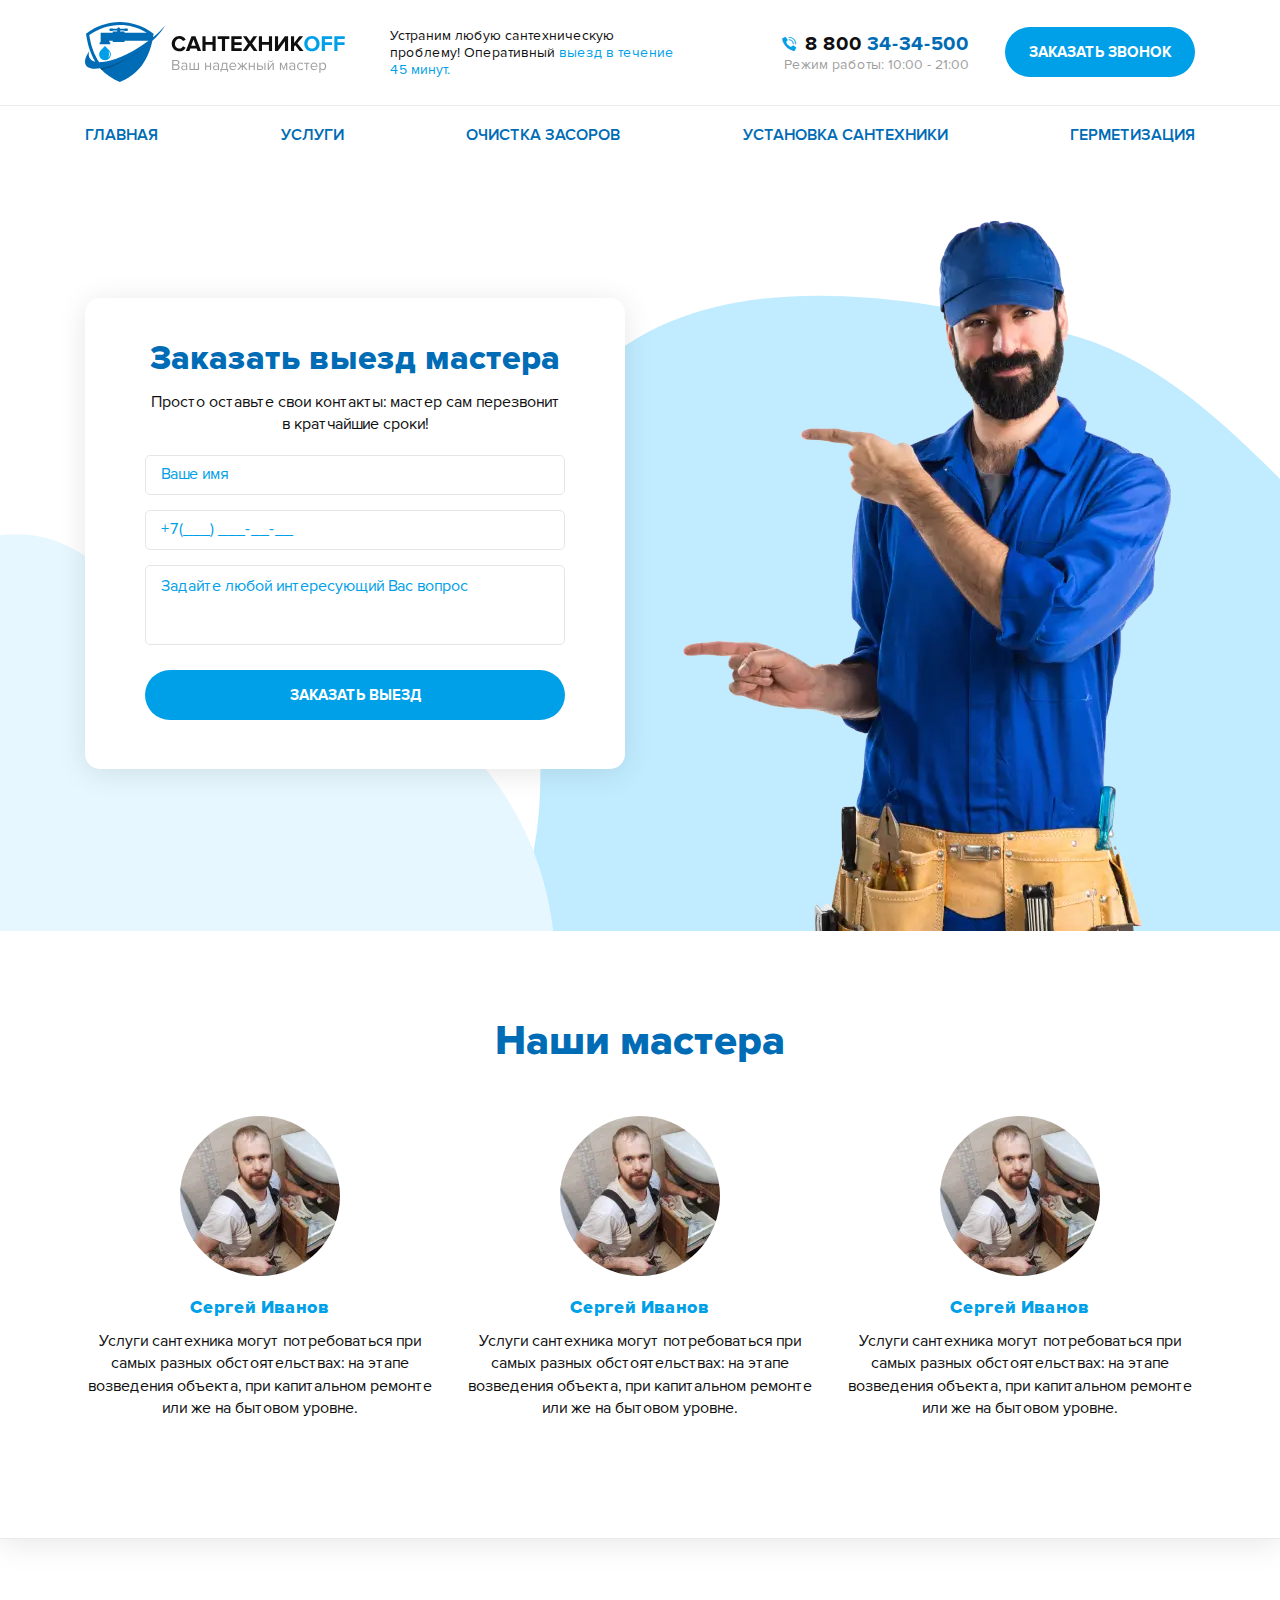
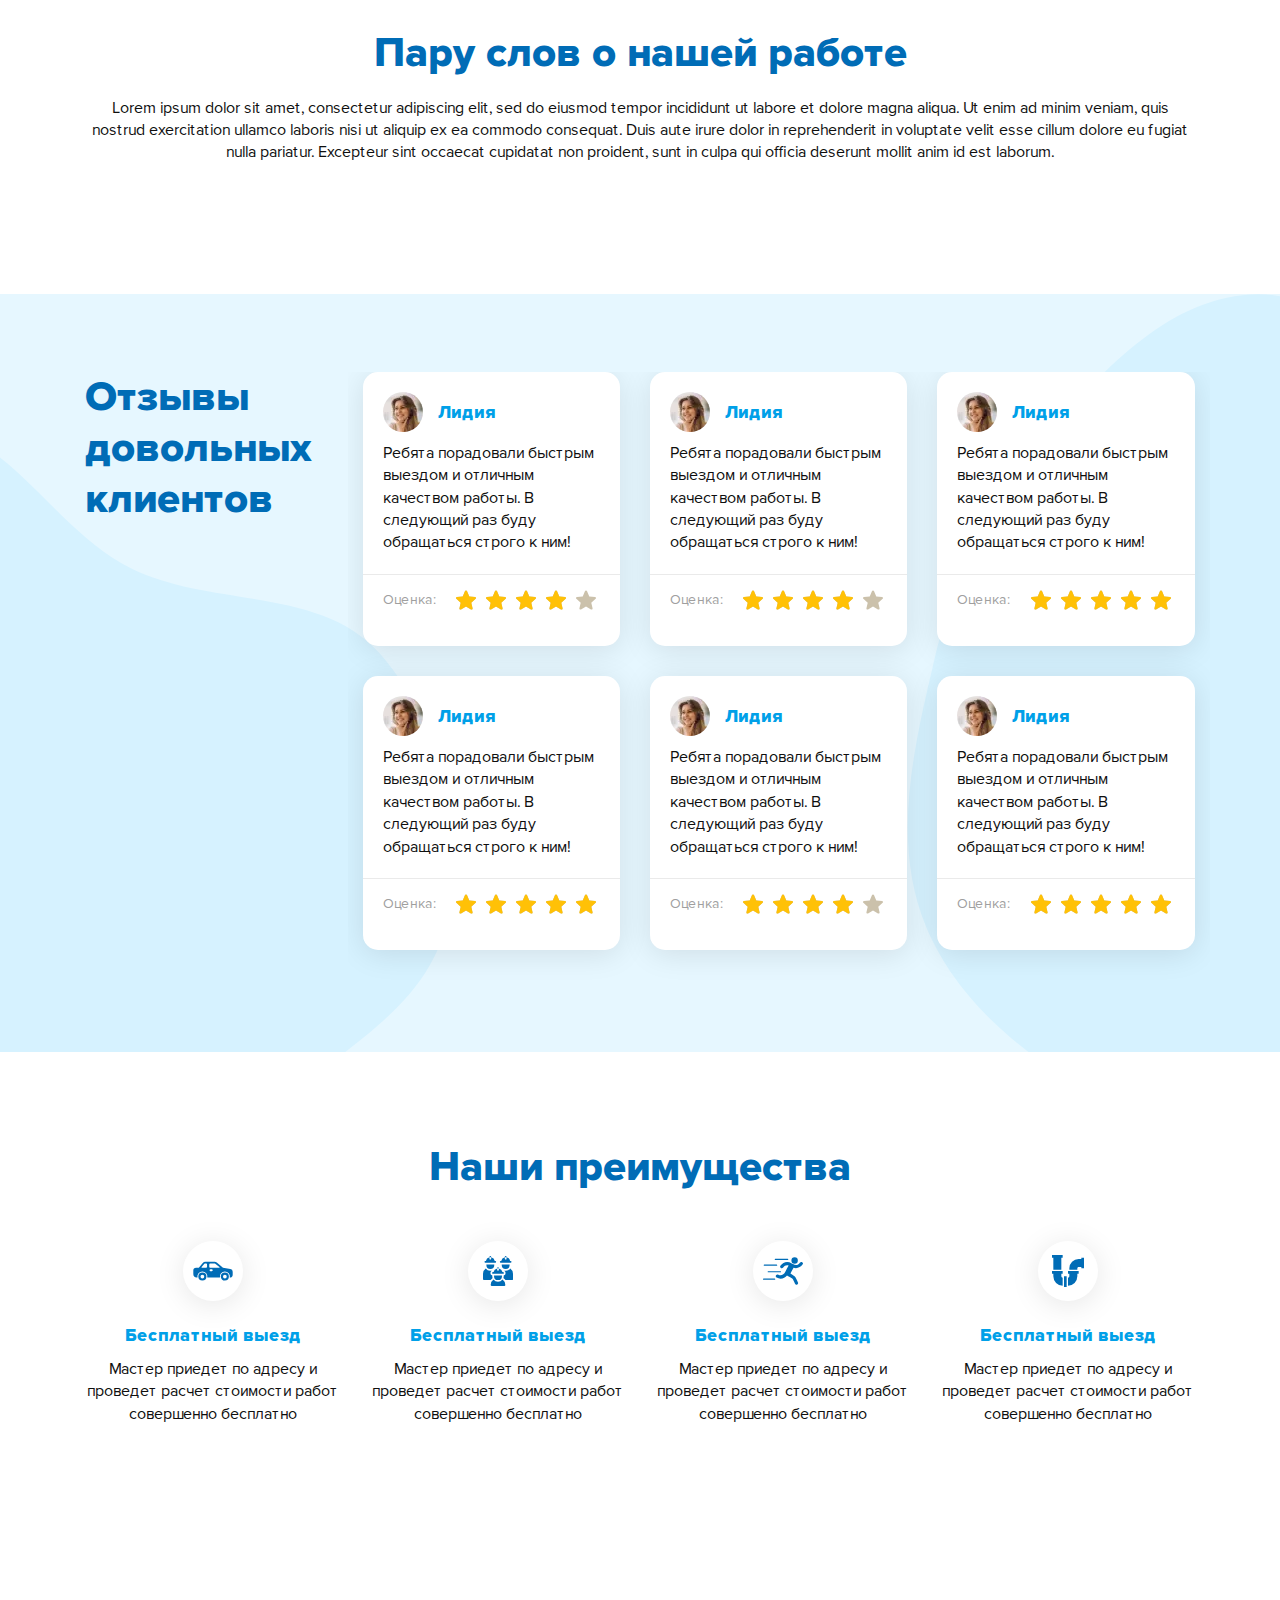
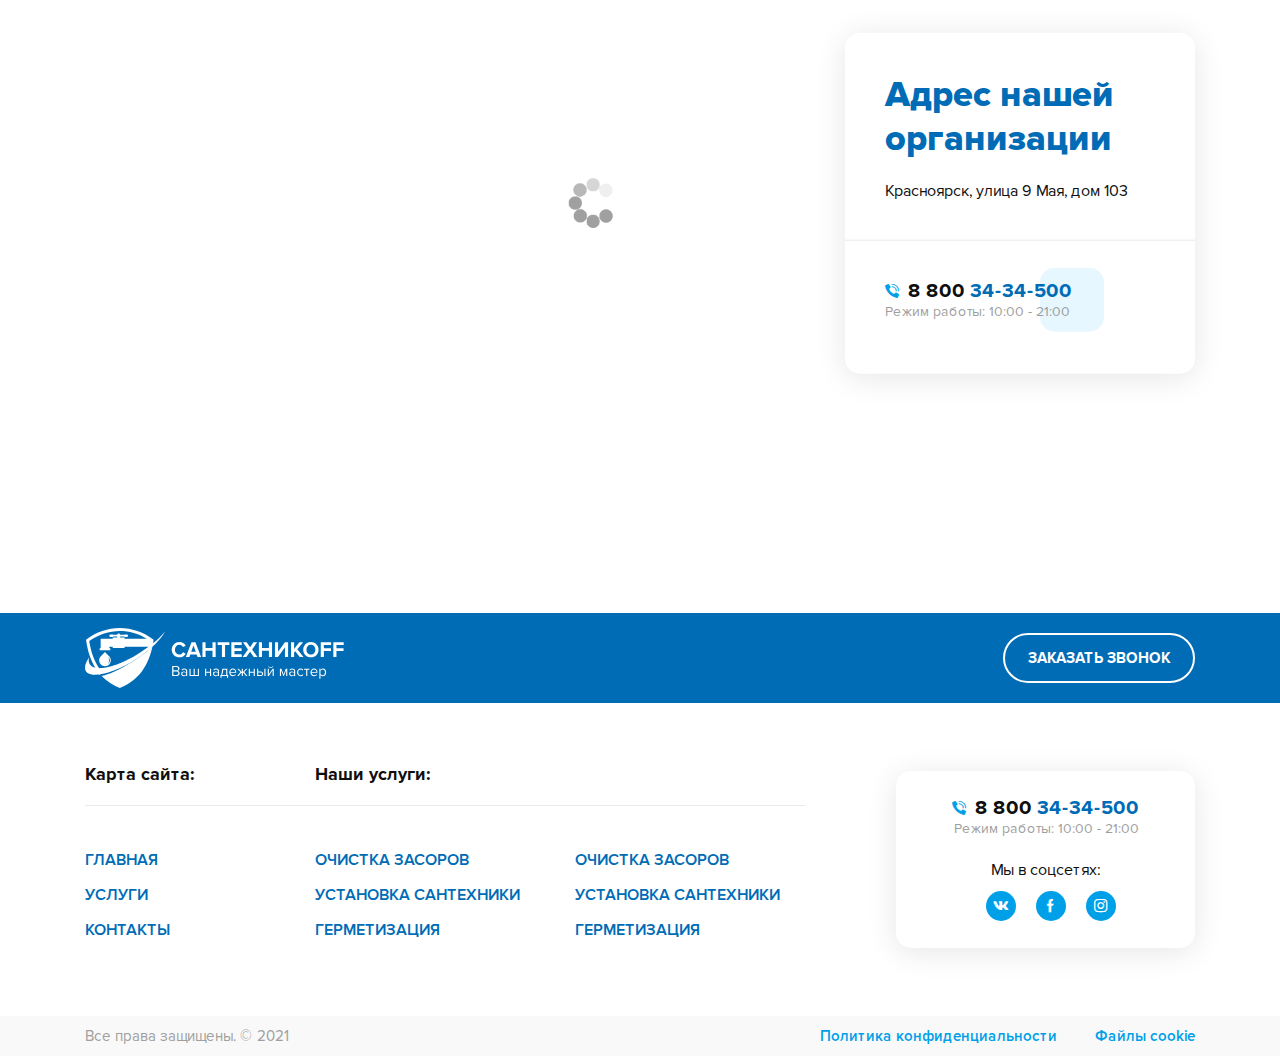
<file: site_5/Santechnikoff/index.html>
<!DOCTYPE html><html lang="ru"> <head>	<title>Сантехникoff</title>	<meta charset="UTF-8">	<meta name="format-detection" content="telephone=no">	<link rel="stylesheet" href="css/style.min.css">	<link rel="shortcut icon" href="favicon.ico">	<!-- <meta name="robots" content="noindex, nofollow"> -->	<!-- <meta name="viewport" content="width=device-width, initial-scale=1.0, maximum-scale=1.0, user-scalable=0"> -->	<meta name="viewport" content="width=device-width, initial-scale=1.0"></head><body>	<div class="wrapper">		<header class="header">	<div class="header__content">		<div class="header__top top-header">			<div class="top-header__row _container">				<div class="top-header__column">					<div class="top-header__image">						<picture><source srcset="img/header/logo.svg" type="image/webp"><img src="img/header/logo.svg" alt=""></picture>					</div>					<div class="top-header__text" data-da=".top-header__row:nth-child(2),1122,last">Устраним любую						сантехническую проблему!						Оперативный <span>выезд в течение 45 минут.</span></div>				</div>				<div class="top-header__column header-contacts">					<div class="header-contacts__column">						<a href="tel:88003434500" class="header-contacts__phone _icon-phone_call">							8 800&nbsp;<span>34-34-500</span>						</a>						<div class="header-contacts__schedule">Режим работы: 10:00 - 21:00</div>					</div>					<div class="header-contacts__column">						<a href="#callback" class="header-contacts__button _popup-link" data-da=".menu__list,767,last">Заказать звонок</a>					</div>				</div>			</div>			<div class="top-header__row _container"></div>		</div>		<div class="header__bottom _container">			<div class="icon-menu">				<span></span>				<span></span>				<span></span>			</div>			<div class="header__menu menu">				<nav class="menu__body">					<ul class="menu__list">						<li><a href="#" class="menu__link">Главная</a></li>						<li class="parent"><a href="#" class="menu__link">Услуги</a></li>						<li><a href="#" class="menu__link">Очистка засоров</a></li>						<li><a href="#" class="menu__link">Установка сантехники</a></li>						<li><a href="#" class="menu__link">Герметизация</a></li>					</ul>				</nav>			</div>		</div>	</div></header>		<main class="page">			<section class="mainblock">				<div class="mainblock__body _container">					<div class="mainblock__content">						<div class="mainblock__column">							<div class="mainblock__form mainform">								<div class="mainform__header">									<div class="mainform__title">										<h2>Заказать выезд мастера</h2>									</div>									<div class="mainform__notice">Просто оставьте свои контакты: мастер сам перезвонит в										кратчайшие сроки!</div>								</div>								<form action="#" method="GET" class="mainform__body">									<div class="mainform__item">										<input autocomplete="off" type="text" name="form[]" data-value="Ваше имя"											data-error="Ошибка! Заполните поле." class="input _req">									</div>									<div class="mainform__item">										<input autocomplete="off" type="text" name="form[]"											data-value="+7(___) ___-__-__" data-error="Ошибка! Введите корректный номер." class="input _phone _req">									</div>									<div class="mainform__item">										<textarea class="input" name="message" id="formMessage"											data-value="Задайте любой интересующий Вас вопрос"></textarea>									</div>									<button class="mainform__btn">										Заказать выезд									</button>								</form>							</div>						</div>						<div class="mainblock__column">							<div class="mainblock__image">								<picture><source srcset="img/mainblock/plumber-pointing-lateral.webp" type="image/webp"><img src="img/mainblock/plumber-pointing-lateral.png" alt=""></picture>							</div>						</div>					</div>				</div>				<div class="mainblock__bg1"><picture><source srcset="img/mainblock/bg_1.svg" type="image/webp"><img src="img/mainblock/bg_1.svg" alt=""></picture></div>				<div class="mainblock__bg2"><picture><source srcset="img/mainblock/bg_2.svg" type="image/webp"><img src="img/mainblock/bg_2.svg" alt=""></picture></div>				<div class="mainblock__bg3"><picture><source srcset="img/mainblock/bg_3.svg" type="image/webp"><img src="img/mainblock/bg_3.svg" alt=""></picture></div>				<div class="mainblock__img">					<picture><source srcset="img/mainblock/ppp3.webp" type="image/webp"><img src="img/mainblock/ppp3.png" alt=""></picture>				</div>			</section>			<section class="team">				<div class="team__header _container">					<div class="team__title">						<h3>Наши мастера</h3>					</div>				</div>				<div class="team__body _container">					<div class="team__content">						<div class="team__column">							<div class="team__item employee">								<div class="employee__image"><picture><source srcset="img/team/master.webp" type="image/webp"><img src="img/team/master.jpg" alt=""></picture></div>								<div class="employee__name">Сергей Иванов</div>								<div class="employee__text">Услуги сантехника могут потребоваться при самых разных									обстоятельствах: на этапе возведения объекта, при капитальном ремонте или же на бытовом									уровне.</div>							</div>						</div>						<div class="team__column">							<div class="team__item employee">								<div class="employee__image"><picture><source srcset="img/team/master.webp" type="image/webp"><img src="img/team/master.jpg" alt=""></picture></div>								<div class="employee__name">Сергей Иванов</div>								<div class="employee__text">Услуги сантехника могут потребоваться при самых разных									обстоятельствах: на этапе возведения объекта, при капитальном ремонте или же на бытовом									уровне.</div>							</div>						</div>						<div class="team__column">							<div class="team__item employee">								<div class="employee__image"><picture><source srcset="img/team/master.webp" type="image/webp"><img src="img/team/master.jpg" alt=""></picture></div>								<div class="employee__name">Сергей Иванов</div>								<div class="employee__text">Услуги сантехника могут потребоваться при самых разных									обстоятельствах: на этапе возведения объекта, при капитальном ремонте или же на бытовом									уровне.</div>							</div>						</div>					</div>				</div>			</section>			<section class="about">				<div class="about__header _container">					<div class="about__title">						<h3>Пару слов о нашей работе</h3>					</div>				</div>				<div class="about__body _container">					<div class="about__text">						<p>Lorem ipsum dolor sit amet, consectetur adipiscing elit, sed do eiusmod tempor incididunt ut labore							et dolore magna aliqua. Ut enim ad minim veniam, quis nostrud exercitation ullamco laboris nisi ut							aliquip ex ea commodo consequat. Duis aute irure dolor in reprehenderit in voluptate velit esse							cillum dolore eu fugiat nulla pariatur. Excepteur sint occaecat cupidatat non proident, sunt in							culpa qui officia deserunt mollit anim id est laborum.</p>					</div>				</div>			</section>			<section class="reviews">				<div class="reviews__container _container">					<div class="reviews__header">						<div class="reviews__title">							<h3>Отзывы довольных клиентов</h3>						</div>					</div>					<div class="reviews__body">						<div class="reviews__content _swiper">							<div class="reviews__slide">								<div class="reviews__column">									<div class="reviews__item item-reviews">										<div class="item-reviews__top">											<div class="item-reviews__author">												<div class="item-reviews__image"><picture><source srcset="img/reviews/women.webp" type="image/webp"><img src="img/reviews/women.jpg" alt=""></picture></div>												<div class="item-reviews__name">Лидия</div>											</div>											<div class="item-reviews__text">Ребята порадовали быстрым выездом и отличным качеством												работы. В												следующий раз буду обращаться строго к ним!</div>										</div>										<div class="item-reviews__bottom">											<span>Оценка:</span>											<div class="form__item">												<div class="rating">													<div class="rating__body">														<div class="rating__active"></div>														<div class="rating__items">															<input type="radio" class="rating__item" value="1" name="rating">															<input type="radio" class="rating__item" value="2" name="rating">															<input type="radio" class="rating__item" value="3" name="rating">															<input type="radio" class="rating__item" value="4" name="rating">															<input type="radio" class="rating__item" value="5" name="rating">														</div>													</div>													<div class="rating__value">4</div>												</div>											</div>										</div>									</div>								</div>							</div>							<div class="reviews__slide">								<div class="reviews__column">									<div class="reviews__item item-reviews">										<div class="item-reviews__top">											<div class="item-reviews__author">												<div class="item-reviews__image"><picture><source srcset="img/reviews/women.webp" type="image/webp"><img src="img/reviews/women.jpg" alt=""></picture></div>												<div class="item-reviews__name">Лидия</div>											</div>											<div class="item-reviews__text">Ребята порадовали быстрым выездом и отличным качеством												работы. В												следующий раз буду обращаться строго к ним!</div>										</div>										<div class="item-reviews__bottom">											<span>Оценка:</span>											<div class="form__item">												<div class="rating">													<div class="rating__body">														<div class="rating__active"></div>														<div class="rating__items">															<input type="radio" class="rating__item" value="1" name="rating">															<input type="radio" class="rating__item" value="2" name="rating">															<input type="radio" class="rating__item" value="3" name="rating">															<input type="radio" class="rating__item" value="4" name="rating">															<input type="radio" class="rating__item" value="5" name="rating">														</div>													</div>													<div class="rating__value">4</div>												</div>											</div>										</div>									</div>								</div>							</div>							<div class="reviews__slide">								<div class="reviews__column">									<div class="reviews__item item-reviews">										<div class="item-reviews__top">											<div class="item-reviews__author">												<div class="item-reviews__image"><picture><source srcset="img/reviews/women.webp" type="image/webp"><img src="img/reviews/women.jpg" alt=""></picture></div>												<div class="item-reviews__name">Лидия</div>											</div>											<div class="item-reviews__text">Ребята порадовали быстрым выездом и отличным качеством												работы. В												следующий раз буду обращаться строго к ним!</div>										</div>										<div class="item-reviews__bottom">											<span>Оценка:</span>											<div class="form__item">												<div class="rating">													<div class="rating__body">														<div class="rating__active"></div>														<div class="rating__items">															<input type="radio" class="rating__item" value="1" name="rating">															<input type="radio" class="rating__item" value="2" name="rating">															<input type="radio" class="rating__item" value="3" name="rating">															<input type="radio" class="rating__item" value="4" name="rating">															<input type="radio" class="rating__item" value="5" name="rating">														</div>													</div>													<div class="rating__value">5</div>												</div>											</div>										</div>									</div>								</div>							</div>							<div class="reviews__slide">								<div class="reviews__column">									<div class="reviews__item item-reviews">										<div class="item-reviews__top">											<div class="item-reviews__author">												<div class="item-reviews__image"><picture><source srcset="img/reviews/women.webp" type="image/webp"><img src="img/reviews/women.jpg" alt=""></picture></div>												<div class="item-reviews__name">Лидия</div>											</div>											<div class="item-reviews__text">Ребята порадовали быстрым выездом и отличным качеством												работы. В												следующий раз буду обращаться строго к ним!</div>										</div>										<div class="item-reviews__bottom">											<span>Оценка:</span>											<div class="form__item">												<div class="rating">													<div class="rating__body">														<div class="rating__active"></div>														<div class="rating__items">															<input type="radio" class="rating__item" value="1" name="rating">															<input type="radio" class="rating__item" value="2" name="rating">															<input type="radio" class="rating__item" value="3" name="rating">															<input type="radio" class="rating__item" value="4" name="rating">															<input type="radio" class="rating__item" value="5" name="rating">														</div>													</div>													<div class="rating__value">5</div>												</div>											</div>										</div>									</div>								</div>							</div>							<div class="reviews__slide">								<div class="reviews__column">									<div class="reviews__item item-reviews">										<div class="item-reviews__top">											<div class="item-reviews__author">												<div class="item-reviews__image"><picture><source srcset="img/reviews/women.webp" type="image/webp"><img src="img/reviews/women.jpg" alt=""></picture></div>												<div class="item-reviews__name">Лидия</div>											</div>											<div class="item-reviews__text">Ребята порадовали быстрым выездом и отличным качеством												работы. В												следующий раз буду обращаться строго к ним!</div>										</div>										<div class="item-reviews__bottom">											<span>Оценка:</span>											<div class="form__item">												<div class="rating">													<div class="rating__body">														<div class="rating__active"></div>														<div class="rating__items">															<input type="radio" class="rating__item" value="1" name="rating">															<input type="radio" class="rating__item" value="2" name="rating">															<input type="radio" class="rating__item" value="3" name="rating">															<input type="radio" class="rating__item" value="4" name="rating">															<input type="radio" class="rating__item" value="5" name="rating">														</div>													</div>													<div class="rating__value">4</div>												</div>											</div>										</div>									</div>								</div>							</div>							<div class="reviews__slide">								<div class="reviews__column">									<div class="reviews__item item-reviews">										<div class="item-reviews__top">											<div class="item-reviews__author">												<div class="item-reviews__image"><picture><source srcset="img/reviews/women.webp" type="image/webp"><img src="img/reviews/women.jpg" alt=""></picture></div>												<div class="item-reviews__name">Лидия</div>											</div>											<div class="item-reviews__text">Ребята порадовали быстрым выездом и отличным качеством												работы. В												следующий раз буду обращаться строго к ним!</div>										</div>										<div class="item-reviews__bottom">											<span>Оценка:</span>											<div class="form__item">												<div class="rating">													<div class="rating__body">														<div class="rating__active"></div>														<div class="rating__items">															<input type="radio" class="rating__item" value="1" name="rating">															<input type="radio" class="rating__item" value="2" name="rating">															<input type="radio" class="rating__item" value="3" name="rating">															<input type="radio" class="rating__item" value="4" name="rating">															<input type="radio" class="rating__item" value="5" name="rating">														</div>													</div>													<div class="rating__value">5  </div>												</div>											</div>										</div>									</div>								</div>							</div>						</div>						<div class="reviews__dots"></div>					</div>				</div>				<div class="reviews__bg1"><picture><source srcset="img/reviews/bg_1.svg" type="image/webp"><img src="img/reviews/bg_1.svg" alt=""></picture></div>				<div class="reviews__bg2"><picture><source srcset="img/reviews/bg_2.svg" type="image/webp"><img src="img/reviews/bg_2.svg" alt=""></picture></div>			</section>			<section class="advantages">				<div class="advantages__header _container">					<div class="advantages__title">						<h3>Наши преимущества</h3>					</div>				</div>				<div class="advantages__body _container">					<div class="advantages__content">						<div class="advantages__column">							<div class="advantages__item item-advantages">								<div class="item-advantages__image"><picture><source srcset="img/advantages/car.svg" type="image/webp"><img src="img/advantages/car.svg" alt=""></picture></div>								<div class="item-advantages__title">Бесплатный выезд</div>								<div class="item-advantages__text">Мастер приедет по адресу и проведет расчет стоимости работ									совершенно бесплатно</div>							</div>						</div>						<div class="advantages__column">							<div class="advantages__item item-advantages">								<div class="item-advantages__image"><picture><source srcset="img/advantages/engineers.svg" type="image/webp"><img src="img/advantages/engineers.svg" alt=""></picture></div>								<div class="item-advantages__title">Бесплатный выезд</div>								<div class="item-advantages__text">Мастер приедет по адресу и проведет расчет стоимости работ									совершенно бесплатно</div>							</div>						</div>						<div class="advantages__column">							<div class="advantages__item item-advantages">								<div class="item-advantages__image"><picture><source srcset="img/advantages/runner.svg" type="image/webp"><img src="img/advantages/runner.svg" alt=""></picture></div>								<div class="item-advantages__title">Бесплатный выезд</div>								<div class="item-advantages__text">Мастер приедет по адресу и проведет расчет стоимости работ									совершенно бесплатно</div>							</div>						</div>						<div class="advantages__column">							<div class="advantages__item item-advantages">								<div class="item-advantages__image"><picture><source srcset="img/advantages/pipe.svg" type="image/webp"><img src="img/advantages/pipe.svg" alt=""></picture></div>								<div class="item-advantages__title">Бесплатный выезд</div>								<div class="item-advantages__text">Мастер приедет по адресу и проведет расчет стоимости работ									совершенно бесплатно</div>							</div>						</div>					</div>				</div>			</section>			<section class="contacts">				<div class="contacts__body _container">					<div id="map" class="contacts__map"></div>					<div class="contacts__info info-contacts">						<div class="info-contacts__column">							<div class="info-contacts__content">								<div class="info-contacts__top">									<div class="info-contacts__title">Адрес нашей организации</div>									<div class="info-contacts__address">​Красноярск, улица 9 Мая, дом 103									</div>								</div>								<div class="info-contacts__bottom">									<a href="" class="info-contacts__tel _icon-phone_call">8 800&nbsp;<span>34-34-500</span></a>									<div class="info-contacts__schedule">Режим работы: 10:00 - 21:00</div>								</div>							</div>						</div>					</div>				</div>			</section>		</main>		<footer class="footer">	<div class="footer__content">		<div class="footer__top">			<div class="footer__row _container">				<div class="footer__logo"><picture><source srcset="img/footer/logo.svg" type="image/webp"><img src="img/footer/logo.svg" alt=""></picture></div>				<a href="#callback" class="footer__callback _popup-link">Заказать звонок</a>			</div>		</div>		<div class="footer__middle content-middle _container">			<div class="content-middle__column">				<div class="footer__menu menu-footer">					<div class="menu-footer__column">						<div class="menu-footer__label">Карта сайта:</div>						<ul class="menu-footer__list">							<li><a href="№" class="menu-footer__link">Главная</a></li>							<li><a href="№" class="menu-footer__link">Услуги</a></li>							<li><a href="№" class="menu-footer__link">Контакты</a></li>						</ul>					</div>					<div class="menu-footer__column">						<div class="menu-footer__label">Наши услуги:</div>						<ul class="menu-footer__list">							<li><a href="№" class="menu-footer__link">Очистка засоров</a></li>							<li><a href="№" class="menu-footer__link">Установка сантехники</a></li>							<li><a href="№" class="menu-footer__link">Герметизация</a></li>							<li><a href="№" class="menu-footer__link">Очистка засоров</a></li>							<li><a href="№" class="menu-footer__link">Установка сантехники</a></li>							<li><a href="№" class="menu-footer__link">Герметизация</a></li>						</ul>					</div>				</div>			</div>			<div class="content-middle__column">				<div class="footer__contacts contacts-footer">					<div class="contacts-footer__top">						<div class="contacts-footer__tel _icon-phone_call"><a href="">8 800&nbsp;<span>34-34-500</span></a></div>						<div class="contacts-footer__schedule">Режим работы: 10:00 - 21:00</div>					</div>					<div class="contacts-footer__link">						<span>Мы в соцсетях:</span>						<a class="_icon-vk" href="#"></a>						<a class="_icon-facebook" href="#"></a>						<a class="_icon-instagram" href="#"></a>					</div>				</div>			</div>		</div>		<div class="footer__bottom content-bottom">			<div class="content-bottom__row _container">				<div class="content-bottom__column">					<div class="footer__copyright">Все права защищены. © 2021</div>				</div>				<div class="content-bottom__column">					<a href="#" class="footer__policy">Политика конфиденциальности</a>					<a href="#" class="footer__cookies">Файлы cookie</a>				</div>			</div>		</div>	</div></footer>	</div>	<div class="popup">	<div class="popup__content">		<div class="popup__body">			<div class="popup__close"></div>		</div>	</div></div><div class="popup popup_video">	<div class="popup__content">		<div class="popup__body">			<div class="popup__close popup__close_video"></div>			<div class="popup__video _video"></div>		</div>	</div></div><div class="popup popup_callback callme">	<div class="popup__close"></div>	<div class="popup__content callme__content">		<div class="popup__body callme__body">			<div class="callme__label">				<div class="callme__image"><picture><source srcset="img/popup/phone-call.svg" type="image/webp"><img src="img/popup/phone-call.svg" alt=""></picture></div>				<div class="callme__title">Просто оставьте свои данные</div>				<div class="callme__notice">Мастер сам перезвонит в кратчайшие сроки!</div>			</div>			<div class="callme__form">				<form action="#" class="form-callme">					<div class="form-callme__fields">						<div class="form-callme__line">							<div class="form-callme__input">								<input autocomplete="off" type="text" name="form[]" data-error="" data-value="Ваше имя"									class="input _req">							</div>						</div>						<div class="form-callme__line">							<div class="form-callme__input">								<input autocomplete="off" placeholder="+7 (___) __-__-___" type="text" name="form[]"									data-value="+7 (___) __-__-___" data-error="Введите номер телефона"									class="input _phone _req">							</div>						</div>					</div>					<button type="submit" class="form-callme__btn">Заказать выезд</button>				</form>			</div>		</div>	</div></div>	<!-- <script src="https://code.jquery.com/jquery-3.3.1.min.js"></script> --><script src="https://api-maps.yandex.ru/2.1/?lang=ru_RU" type="text/javascript"></script><script src="js/vendors.min.js"></script><script src="js/app.min.js"></script></body></html>
</file>
<file: style.css>
@charset "UTF-8";
@import url("https://fonts.googleapis.com/css?family=Open+Sans:400,600,700&subset=cyrillic-ext");


* {
  padding: 0px;
  margin: 0px;
  border: 0px; }

*, *:before, *:after {
  -moz-box-sizing: border-box;
  -webkit-box-sizing: border-box;
  box-sizing: border-box; }

:focus, :active {
  outline: none; }

a:focus, a:active {
  outline: none; }

aside, nav, footer, header, section {
  display: block; }

html, body {
  height: 100%;
  margin: 0;
  padding: 0;
  min-width: 320px;
  position: relative;
  width: 100%;
  color: #000; }

body {
  font-family: "Open Sans";
  font-size: 100%;
  line-height: 1;
  font-size: 14px;
  -ms-text-size-adjust: 100%;
  -moz-text-size-adjust: 100%;
  -webkit-text-size-adjust: 100%; }
  body.lock {
    overflow: hidden; }

input, button, textarea {
  font-family: "Open Sans"; }

input::-ms-clear {
  display: none; }

button {
  cursor: pointer; }

button::-moz-focus-inner {
  padding: 0;
  border: 0; }

a {
  text-decoration: underline;
  color: #18b5a4; }

a:visited {
  text-decoration: underline;
  color: #118777; }

a:hover {
  text-decoration: none; }

ul li {
  list-style: none; }

img {
  vertical-align: top; }

.wrapper {
  width: 100%;
  min-height: 100%;
  overflow: hidden; }

.container {
  max-width: 1170px;
  margin: 0 auto;
  width: 100%; }
  @media (max-width: 1182px) {
    .container {
      max-width: 970px; } }
  @media (max-width: 992px) {
    .container {
      max-width: 750px; } }
  @media (max-width: 767px) {
    .container {
      max-width: none;
      padding: 0 10px; } }

.rootpage {
  color: #5e5373;
  position: fixed;
  width: 100%;
  height: 100%;
  overflow: auto; }
  .rootpage h1 {
    font-size: 40px;
    font-family: 'Open Sans';
    margin: 0px 0px 30px 0px; }
    @media (max-width: 767px) {
      .rootpage h1 {
        font-size: 30px;
        margin: 0px 0px 20px 0px; } }
  .rootpage h2 {
    font-family: 'Open Sans';
    font-size: 20px;
    margin: 0px 0px 15px 0px; }
    @media (max-width: 767px) {
      .rootpage h2 {
        font-size: 18px;
        margin: 0px 0px 15px 0px; } }

.rootpage-content {
  display: -webkit-box;
  display: -moz-box;
  display: -ms-flexbox;
  display: -webkit-flex;
  display: flex;
  font-size: 0;
  -webkit-box-orient: vertical;
  -webkit-box-direction: normal;
  -ms-flex-direction: column;
  flex-direction: column;
  overflow: hidden;
  min-height: 100%; }

.rootpage-body {
  position: relative;
  padding: 30px;
  -webkit-box-flex: 1;
  -ms-flex: 1 1 auto;
  flex: 1 1 auto; }
  @media (max-width: 767px) {
    .rootpage-body {
      padding: 15px; } }

.rootpage-pages {
  margin: 0px 0px 30px 0px;
  list-style: none;
  counter-reset: item; }
  .rootpage-pages li {
    font-size: 16px;
    font-weight: 600;
    margin: 0px 0px 10px 0px; }
    .rootpage-pages li:last-child {
      margin: 0px 0px 0px 0px; }
    .rootpage-pages li:before {
      content: counter(item) ".";
      counter-increment: item;
      margin: 0px 10px 0px 0px; }
    @media (max-width: 767px) {
      .rootpage-pages li {
        font-size: 14px; } }
</file>
<file: site_5/style.css>
@charset "UTF-8";
@import url("https://fonts.googleapis.com/css?family=Open+Sans:400,600,700&subset=cyrillic-ext");


* {
  padding: 0px;
  margin: 0px;
  border: 0px; }

*, *:before, *:after {
  -moz-box-sizing: border-box;
  -webkit-box-sizing: border-box;
  box-sizing: border-box; }

:focus, :active {
  outline: none; }

a:focus, a:active {
  outline: none; }

aside, nav, footer, header, section {
  display: block; }

html, body {
  height: 100%;
  margin: 0;
  padding: 0;
  min-width: 320px;
  position: relative;
  width: 100%;
  color: #000; }

body {
  font-family: "Open Sans";
  font-size: 100%;
  line-height: 1;
  font-size: 14px;
  -ms-text-size-adjust: 100%;
  -moz-text-size-adjust: 100%;
  -webkit-text-size-adjust: 100%; }
  body.lock {
    overflow: hidden; }

input, button, textarea {
  font-family: "Open Sans"; }

input::-ms-clear {
  display: none; }

button {
  cursor: pointer; }

button::-moz-focus-inner {
  padding: 0;
  border: 0; }

a {
  text-decoration: underline;
  color: #18b5a4; }

a:visited {
  text-decoration: underline;
  color: #118777; }

a:hover {
  text-decoration: none; }

ul li {
  list-style: none; }

img {
  vertical-align: top; }

.wrapper {
  width: 100%;
  min-height: 100%;
  overflow: hidden; }

.container {
  max-width: 1170px;
  margin: 0 auto;
  width: 100%; }
  @media (max-width: 1182px) {
    .container {
      max-width: 970px; } }
  @media (max-width: 992px) {
    .container {
      max-width: 750px; } }
  @media (max-width: 767px) {
    .container {
      max-width: none;
      padding: 0 10px; } }

.rootpage {
  color: #5e5373;
  position: fixed;
  width: 100%;
  height: 100%;
  overflow: auto; }
  .rootpage h1 {
    font-size: 40px;
    font-family: 'Open Sans';
    margin: 0px 0px 30px 0px; }
    @media (max-width: 767px) {
      .rootpage h1 {
        font-size: 30px;
        margin: 0px 0px 20px 0px; } }
  .rootpage h2 {
    font-family: 'Open Sans';
    font-size: 20px;
    margin: 0px 0px 15px 0px; }
    @media (max-width: 767px) {
      .rootpage h2 {
        font-size: 18px;
        margin: 0px 0px 15px 0px; } }

.rootpage-content {
  display: -webkit-box;
  display: -moz-box;
  display: -ms-flexbox;
  display: -webkit-flex;
  display: flex;
  font-size: 0;
  -webkit-box-orient: vertical;
  -webkit-box-direction: normal;
  -ms-flex-direction: column;
  flex-direction: column;
  overflow: hidden;
  min-height: 100%; }

.rootpage-body {
  position: relative;
  padding: 30px;
  -webkit-box-flex: 1;
  -ms-flex: 1 1 auto;
  flex: 1 1 auto; }
  @media (max-width: 767px) {
    .rootpage-body {
      padding: 15px; } }

.rootpage-pages {
  margin: 0px 0px 30px 0px;
  list-style: none;
  counter-reset: item; }
  .rootpage-pages li {
    font-size: 16px;
    font-weight: 600;
    margin: 0px 0px 10px 0px; }
    .rootpage-pages li:last-child {
      margin: 0px 0px 0px 0px; }
    .rootpage-pages li:before {
      content: counter(item) ".";
      counter-increment: item;
      margin: 0px 10px 0px 0px; }
    @media (max-width: 767px) {
      .rootpage-pages li {
        font-size: 14px; } }
</file>
<file: site_1/css/style.min.css>
@font-face{font-family:Roboto;font-display:swap;src:url(../fonts/Roboto-Bold.woff) format("woff"),url(../fonts/Roboto-Bold.woff2) format("woff2");font-weight:700;font-style:normal}@font-face{font-family:Roboto;font-display:swap;src:url(../fonts/Roboto-Light.woff) format("woff"),url(../fonts/Roboto-Light.woff2) format("woff2");font-weight:300;font-style:normal}@font-face{font-family:Roboto;font-display:swap;src:url(../fonts/Roboto-Medium.woff) format("woff"),url(../fonts/Roboto-Medium.woff2) format("woff2");font-weight:500;font-style:normal}@font-face{font-family:Roboto;font-display:swap;src:url(../fonts/Roboto-Regular.woff) format("woff"),url(../fonts/Roboto-Regular.woff2) format("woff2");font-weight:400;font-style:normal}*{padding:0;margin:0;border:0}*,:after,:before{-webkit-box-sizing:border-box;box-sizing:border-box}:active,:focus{outline:0}a:active,a:focus{outline:0}aside,footer,header,nav,section{display:block}body,html{height:100%;min-width:320px}body{line-height:1;font-family:Roboto;-ms-text-size-adjust:100%;-moz-text-size-adjust:100%;-webkit-text-size-adjust:100%}button,input,textarea{font-family:Roboto}input::-ms-clear{display:none}button{cursor:pointer}button::-moz-focus-inner{padding:0;border:0}a,a:visited{text-decoration:none}a:hover{text-decoration:none}ul li{list-style:none}img{vertical-align:top}h1,h2,h3,h4,h5,h6{font-weight:inherit;font-size:inherit}body{color:#000;font-size:14px}body._lock{overflow:hidden}.wrapper{width:100%;min-height:100%;overflow:hidden;display:-webkit-box;display:-ms-flexbox;display:flex;-webkit-box-orient:vertical;-webkit-box-direction:normal;-ms-flex-direction:column;flex-direction:column}._container{max-width:1300px;margin:0 auto}.btn{display:-webkit-inline-box;display:-ms-inline-flexbox;display:inline-flex;padding:0 0}.btn._fw{width:100%}.select{position:relative}.select__item{position:relative}.select__title{color:#000;border:1px solid #d9d9d9;background-color:#fff;cursor:pointer;border-radius:4px}.select__value{display:-webkit-box;display:-ms-flexbox;display:flex;font-size:14px;height:30px;padding:0 15px;-webkit-box-align:center;-ms-flex-align:center;align-items:center;-webkit-box-pack:justify;-ms-flex-pack:justify;justify-content:space-between;-webkit-box-orient:horizontal;-webkit-box-direction:reverse;-ms-flex-direction:row-reverse;flex-direction:row-reverse}.select__value span{height:1em;overflow:hidden;display:-webkit-box;-webkit-line-clamp:1;-webkit-box-orient:vertical}.select__value:before{content:"";display:inline-block;-webkit-transition:all .3s ease 0s;-o-transition:all .3s ease 0s;transition:all .3s ease 0s;width:11px;height:7px;background:url(../img/icons/select.svg) center/100% no-repeat}.select__input{width:100%;background-color:transparent;height:100%}.select__options{color:#000;display:none;position:absolute;top:29px;border-radius:0 0 4px 4px;min-width:100%;left:0;background-color:#fff;border-top:0;border:1px solid #d9d9d9;border-top:0;font-size:14px;padding:10px 0 5px 0}.select__option{cursor:pointer;padding:5px 15px;margin:0}.select._active{z-index:5}.select._active .select__value:before{-webkit-transform:rotate(-180deg);-ms-transform:rotate(-180deg);transform:rotate(-180deg)}.select._active .select__options{display:block}input[type=email],input[type=tel],input[type=text],textarea{-webkit-appearance:none;-moz-appearance:none;appearance:none}.input{width:100%;display:block;padding:0 20px}textarea.input{resize:none;padding:0 0}.checkbox{position:relative}.checkbox__input{position:absolute;width:0;height:0;opacity:0;visibility:hidden}.checkbox__input:checked+.checkbox__text:before{background:#fff url(../img/icons/check.svg) center no-repeat}.checkbox__text{display:-webkit-inline-box;display:-ms-inline-flexbox;display:inline-flex;-webkit-box-align:center;-ms-flex-align:center;align-items:center;position:relative;font-size:16px;color:#fff;letter-spacing:-.3px;line-height:calc(20 / 16);cursor:pointer}.checkbox__text:before{content:"";-ms-flex-item-align:start;align-self:flex-start;margin:0 14px 0 0;-webkit-box-flex:0;-ms-flex:0 0 20px;flex:0 0 20px;left:0;top:0;width:20px;height:18px;background:#fff;border:1px solid #a7a9ac}.checkbox a{color:#fff;text-decoration:underline}.checkbox._error .checkbox__text:before{border:1px solid #ee1212}.options{display:-webkit-box;display:-ms-flexbox;display:flex;-webkit-box-orient:vertical;-webkit-box-direction:normal;-ms-flex-direction:column;flex-direction:column;-webkit-box-align:start;-ms-flex-align:start;align-items:flex-start}.options__item{position:relative;cursor:pointer}.options__input{position:absolute;width:0;height:0;opacity:0;left:0;top:0;visibility:hidden}.options__input:checked+.options__text:after{-webkit-transform:scale(1);-ms-transform:scale(1);transform:scale(1)}.options__text{display:-webkit-inline-box;display:-ms-inline-flexbox;display:inline-flex;-webkit-box-align:center;-ms-flex-align:center;align-items:center;position:relative;font-size:16px;color:#fff;letter-spacing:-.3px;line-height:calc(20 / 16)}.options__text:before{content:"";-ms-flex-item-align:start;align-self:flex-start;margin:0 14px 0 0;-webkit-box-flex:0;-ms-flex:0 0 20px;flex:0 0 20px;left:0;top:0;border-radius:50%;width:20px;height:18px;background:#fff;border:1px solid #a7a9ac}.options__text:after{content:"";-webkit-transition:all .3s ease 0s;-o-transition:all .3s ease 0s;transition:all .3s ease 0s;-webkit-transform:scale(0);-ms-transform:scale(0);transform:scale(0);width:10px;height:10px;border-radius:50%;background-color:#77243a;position:absolute;left:5px;top:4px}.rating-block{display:table;font-size:0}.rating{display:inline-block;position:relative;vertical-align:middle}.rating.edit .star{cursor:pointer}.rating .star{width:17px;height:14px;display:inline-block;position:relative;z-index:3}.rating__line{position:absolute;width:85px;height:14px;top:0;left:0;background:url(../img/icons/bg_rating.svg) 0 0 no-repeat;z-index:1;background-size:85px 100%}.rating__activeline{position:absolute;width:0;height:14px;top:0;left:0;background:url(../img/icons/bg_rating_active.svg) 0 0 no-repeat;z-index:2;background-size:85px 100%}.rating__value{display:inline-block;color:#1b3139;font-size:14px;line-height:13px;vertical-align:middle}.quantity{width:88px;height:40px;display:-webkit-box;display:-ms-flexbox;display:flex;border:1px solid rgba(166,166,166,.45)}.quantity__button{-webkit-box-flex:0;-ms-flex:0 0 30px;flex:0 0 30px;position:relative;cursor:pointer}.quantity__button::after,.quantity__button::before{content:"";position:absolute;top:50%;left:50%;-webkit-transition:all .3s ease 0s;-o-transition:all .3s ease 0s;transition:all .3s ease 0s;margin:0 0 0 -4.5px;background-color:#a6a6a6;width:9px;height:1px}.quantity__button_plus::before{-webkit-transform:rotate(-90deg);-ms-transform:rotate(-90deg);transform:rotate(-90deg)}.quantity__input{-webkit-box-flex:1;-ms-flex:1 1 auto;flex:1 1 auto}.quantity__input input{height:100%;color:#a6a6a6;font-size:12px;width:100%;text-align:center}.row:after{display:block;content:"";clear:both}._ibg{position:relative}._ibg img{position:absolute;width:100%;height:100%;top:0;left:0;-o-object-fit:cover;object-fit:cover}body.ie ._ibg{background-position:center;background-size:cover;background-repeat:no-repeat}body.ie ._ibg img{width:0;height:0;opacity:0;visibility:hidden}#map{background:url(../img/icons/loading.gif) center/50px no-repeat}.header{padding:23px 0;background-color:#191a43;width:100%;top:0;left:0;z-index:1}.header__content{display:-webkit-box;display:-ms-flexbox;display:flex;-webkit-box-pack:justify;-ms-flex-pack:justify;justify-content:space-between;-webkit-box-align:center;-ms-flex-align:center;align-items:center;margin:0 -25px}.header__column{display:-webkit-box;display:-ms-flexbox;display:flex;-webkit-box-align:center;-ms-flex-align:center;align-items:center;-webkit-box-pack:justify;-ms-flex-pack:justify;justify-content:space-between;padding:0 25px}.header__column:nth-child(2){-webkit-box-flex:0;-ms-flex:0 1 40%;flex:0 1 40%}.header__column:nth-child(3){position:relative;-webkit-box-flex:0;-ms-flex:0 1 60%;flex:0 1 60%;display:-webkit-box;display:-ms-flexbox;display:flex;-webkit-box-pack:justify;-ms-flex-pack:justify;justify-content:space-between}.header__column:nth-child(3):after{content:"";position:absolute;background-color:#fff;top:-100vw;left:0;right:-100vw;bottom:-650px;z-index:1}.header__logo{display:-webkit-box;display:-ms-flexbox;display:flex;-webkit-box-align:center;-ms-flex-align:center;align-items:center}.header__tel a{font-family:Roboto;font-size:14px;font-weight:500;color:#ee9e00;white-space:nowrap}.header__callback{margin-left:25px;z-index:2}.header__callback a{display:inline-block;min-width:160px;height:50px;background-color:#ef3d01;border-radius:25px;font-family:Roboto;font-size:14px;line-height:50px;font-weight:400;color:#fff;text-align:center;-webkit-transition:all .3s;-o-transition:all .3s;transition:all .3s}.header__callback a:hover{background-color:#7972e2}.menu{z-index:2}.menu__body._active{opacity:1;visibility:visible}.menu__list{display:-webkit-box;display:-ms-flexbox;display:flex}.menu__list li{margin:0 25px}.menu__list li:first-child{margin-left:0}.menu__link{display:inline-block;position:relative;font-family:Roboto;font-size:14px;font-weight:500;color:#1b1c4a;white-space:nowrap}.menu__link::after{display:block;content:"";background-color:#1b1c4a;height:2px;width:0%;left:50%;position:absolute;-webkit-transition:width .3s ease-in-out;-o-transition:width .3s ease-in-out;transition:width .3s ease-in-out;-webkit-transform:translateX(-50%);-ms-transform:translateX(-50%);transform:translateX(-50%)}.menu__link:hover::after{width:100%}.icon-menu{display:none}.footer{background-color:#1b1c4a}.footer__top{display:-webkit-box;display:-ms-flexbox;display:flex;padding:94px 0 60px;margin:0 -30px}.footer__column{-webkit-box-flex:0;-ms-flex:0 1 50%;flex:0 1 50%;padding:0 30px}.footer__column:first-child{-webkit-box-flex:1;-ms-flex:1 1 50%;flex:1 1 50%}.footer__column:last-child{-webkit-box-flex:0;-ms-flex:0 1 100%;flex:0 1 100%}.footer__logo{margin-bottom:45px}.footer__logo img{width:200px}.footer__description{font-family:Roboto;font-size:16px;line-height:30px;font-weight:300;color:#fff;max-width:490px}.footer__navigation{display:-webkit-box;display:-ms-flexbox;display:flex;-webkit-box-pack:center;-ms-flex-pack:center;justify-content:center;margin:0 -15px}.footer__list{-webkit-box-flex:0;-ms-flex:0 0 20%;flex:0 0 20%;padding:0 15px}.footer__bottom{min-height:90px;border-top:2px solid #232458;display:-webkit-box;display:-ms-flexbox;display:flex;-webkit-box-pack:center;-ms-flex-pack:center;justify-content:center;-webkit-box-align:center;-ms-flex-align:center;align-items:center}.footer__copyright a{font-family:Roboto;font-size:14px;font-weight:300;color:#61628c}.list-footer__title{margin-bottom:45px}.list-footer__title a{font-size:16px;font-weight:500;color:#fff}.list-footer__item{margin-bottom:27px}.list-footer__item a{font-size:14px;font-weight:300;color:#b2b3dd;white-space:nowrap}.page{-webkit-box-flex:1;-ms-flex:1 1 auto;flex:1 1 auto}.mainblock{background-color:#1b1c4a}.mainblock__body{position:relative;z-index:20}._no-webp .mainblock__content{background:-webkit-gradient(linear,left top,right top,from(#4f4fe9e1),to(rgba(239,61,1,.2))),url(../img/Mainblock/mainblock_bg_m.jpg) center/cover no-repeat}._no-webp .mainblock__content{background:-o-linear-gradient(left,#4f4fe9e1,rgba(239,61,1,.2)),url(../img/Mainblock/mainblock_bg_m.jpg) center/cover no-repeat}._no-webp .mainblock__content{background:linear-gradient(to right,#4f4fe9e1,rgba(239,61,1,.2)),url(../img/Mainblock/mainblock_bg_m.jpg) center/cover no-repeat}.mainblock__content{padding:142px 100px 142px 100px;border-radius:23px;margin-left:-100px;margin-right:-100px}.mainblock__title h2{font-family:Roboto;font-size:72px;font-weight:700;color:#fff;max-width:700px;margin-bottom:30px;-webkit-transform:translate(0,30px);-ms-transform:translate(0,30px);transform:translate(0,30px);-webkit-transition:all .8s ease 0s;-o-transition:all .8s ease 0s;transition:all .8s ease 0s;opacity:0}.mainblock__title._active h2{-webkit-transform:translate(0,0);-ms-transform:translate(0,0);transform:translate(0,0);opacity:1}.mainblock__list{-webkit-transform:translate(0,30px);-ms-transform:translate(0,30px);transform:translate(0,30px);-webkit-transition:all .8s ease .2s;-o-transition:all .8s ease .2s;transition:all .8s ease .2s;opacity:0}.mainblock__list._active{-webkit-transform:translate(0,0);-ms-transform:translate(0,0);transform:translate(0,0);opacity:1}.mainblock__buttons._active :first-child{-webkit-transform:translate(0,0);-ms-transform:translate(0,0);transform:translate(0,0);opacity:1}.mainblock__buttons._active :last-child{-webkit-transform:translate(0,0);-ms-transform:translate(0,0);transform:translate(0,0);opacity:1}.mainblock__btn:first-child{display:inline-block;min-width:250px;height:50px;background-color:#ef3d01;border-radius:25px;font-family:Roboto;font-size:14px;line-height:50px;font-weight:400;color:#fff;word-wrap:none;text-align:center;margin-right:10px;-webkit-box-shadow:0 5px 10px rgba(27,28,74,.4);box-shadow:0 5px 10px rgba(27,28,74,.4);-webkit-transition:background-color .3s ease-out,opacity .8s ease .4s,-webkit-box-shadow .3s ease-out,-webkit-transform .8s ease .4s;transition:background-color .3s ease-out,opacity .8s ease .4s,-webkit-box-shadow .3s ease-out,-webkit-transform .8s ease .4s;-o-transition:box-shadow .3s ease-out,background-color .3s ease-out,transform .8s ease .4s,opacity .8s ease .4s;transition:box-shadow .3s ease-out,background-color .3s ease-out,transform .8s ease .4s,opacity .8s ease .4s;transition:box-shadow .3s ease-out,background-color .3s ease-out,transform .8s ease .4s,opacity .8s ease .4s,-webkit-box-shadow .3s ease-out,-webkit-transform .8s ease .4s;-webkit-transform:translate(0,30px);-ms-transform:translate(0,30px);transform:translate(0,30px);opacity:0}.mainblock__btn:last-child{display:inline-block;min-width:160px;height:50px;background-color:#1b1c4a;border-radius:25px;font-family:Roboto;font-size:14px;line-height:50px;font-weight:400;color:#fff;word-wrap:none;text-align:center;-webkit-box-shadow:0 5px 10px rgba(27,28,74,.4);box-shadow:0 5px 10px rgba(27,28,74,.4);-webkit-transition:background-color .3s ease-out,opacity .8s ease .6s,-webkit-box-shadow .3s ease-out,-webkit-transform .8s ease .6s;transition:background-color .3s ease-out,opacity .8s ease .6s,-webkit-box-shadow .3s ease-out,-webkit-transform .8s ease .6s;-o-transition:box-shadow .3s ease-out,background-color .3s ease-out,transform .8s ease .6s,opacity .8s ease .6s;transition:box-shadow .3s ease-out,background-color .3s ease-out,transform .8s ease .6s,opacity .8s ease .6s;transition:box-shadow .3s ease-out,background-color .3s ease-out,transform .8s ease .6s,opacity .8s ease .6s,-webkit-box-shadow .3s ease-out,-webkit-transform .8s ease .6s;-webkit-transform:translate(0,30px);-ms-transform:translate(0,30px);transform:translate(0,30px);opacity:0}.mainblock__btn:hover{-webkit-box-shadow:0 15px 25px -5px rgba(27,28,74,.4);box-shadow:0 15px 25px -5px rgba(27,28,74,.4);background-color:#7972e2}.mainblock-list{margin-bottom:40px}.mainblock-list__item{font-family:Roboto;font-size:16px;font-weight:300;color:#e8e8e8}.mainblock-list__item:not(:last-child){margin-bottom:25px}.mainblock-list__item:before{content:url(../img/check_red.png);margin-right:10px}.services{background-color:#1b1c4a;padding:160px 0}.services__content{display:-webkit-box;display:-ms-flexbox;display:flex;margin:0 -15px}.services__column{padding:0 15px}.services__column:first-child{-webkit-box-flex:0;-ms-flex:0 1 530px;flex:0 1 530px;margin-bottom:50px}.services__column:last-child{-webkit-box-flex:1;-ms-flex:1 1 calc(100% - 530px);flex:1 1 calc(100% - 530px)}.services__title{margin-bottom:45px;-webkit-transform:translate(0,30px);-ms-transform:translate(0,30px);transform:translate(0,30px);-webkit-transition:all .1s ease 0s;-o-transition:all .1s ease 0s;transition:all .1s ease 0s;opacity:0}.services__title h3{font-family:Roboto;font-size:48px;line-height:1.2;font-weight:700;color:#fff}.services__title._active{-webkit-transition:all .8s ease 0s;-o-transition:all .8s ease 0s;transition:all .8s ease 0s;-webkit-transform:translate(0,0);-ms-transform:translate(0,0);transform:translate(0,0);opacity:1}.services__text{-webkit-transform:translate(0,30px);-ms-transform:translate(0,30px);transform:translate(0,30px);-webkit-transition:all .1s ease 0s;-o-transition:all .1s ease 0s;transition:all .1s ease 0s;opacity:0;margin-bottom:53px}.services__text p{font-family:Roboto;font-size:16px;line-height:30px;font-weight:300;color:#6d6e8d}.services__text._active{-webkit-transition:all .8s ease .2s;-o-transition:all .8s ease .2s;transition:all .8s ease .2s;-webkit-transform:translate(0,0);-ms-transform:translate(0,0);transform:translate(0,0);opacity:1}.services__link{-webkit-transform:translate(0,30px);-ms-transform:translate(0,30px);transform:translate(0,30px);-webkit-transition:all .1s ease 0s;-o-transition:all .1s ease 0s;transition:all .1s ease 0s;opacity:0;margin-bottom:59px}.services__link a{font-family:Roboto;font-size:16px;line-height:30px;font-weight:500;color:#ee9e00}.services__link a:hover{text-decoration:underline}.services__link._active{-webkit-transition:all .8s ease .4s;-o-transition:all .8s ease .4s;transition:all .8s ease .4s;-webkit-transform:translate(0,0);-ms-transform:translate(0,0);transform:translate(0,0);opacity:1}.services__notice{-webkit-transform:translate(0,30px);-ms-transform:translate(0,30px);transform:translate(0,30px);-webkit-transition:all .1s ease 0s;-o-transition:all .1s ease 0s;transition:all .1s ease 0s;opacity:0;font-family:Roboto;font-size:14px;line-height:24px;font-weight:300;color:#4b4cdc}.services__notice._active{-webkit-transition:all .8s ease .6s;-o-transition:all .8s ease .6s;transition:all .8s ease .6s;-webkit-transform:translate(0,0);-ms-transform:translate(0,0);transform:translate(0,0);opacity:1}.services__cards{display:-webkit-box;display:-ms-flexbox;display:flex;-ms-flex-wrap:wrap;flex-wrap:wrap;-webkit-box-pack:center;-ms-flex-pack:center;justify-content:center;margin:0 -30px}.services__box{-webkit-box-flex:0;-ms-flex:0 1 33.333%;flex:0 1 33.333%;padding:0 30px}.services__box:not(:last-child){margin-bottom:60px}.services__box .services__card{-webkit-transform:scale(0);-ms-transform:scale(0);transform:scale(0);-webkit-transition:all 0s ease 0s;-o-transition:all 0s ease 0s;transition:all 0s ease 0s}.services__box:nth-child(1) .services__card._active{-webkit-transform:scale(1);-ms-transform:scale(1);transform:scale(1);-webkit-transition:all .8s ease .2s;-o-transition:all .8s ease .2s;transition:all .8s ease .2s}.services__box:nth-child(2) .services__card._active{-webkit-transform:scale(1);-ms-transform:scale(1);transform:scale(1);-webkit-transition:all .8s ease .3s;-o-transition:all .8s ease .3s;transition:all .8s ease .3s}.services__box:nth-child(3) .services__card._active{-webkit-transform:scale(1);-ms-transform:scale(1);transform:scale(1);-webkit-transition:all .8s ease .4s;-o-transition:all .8s ease .4s;transition:all .8s ease .4s}.services__box:nth-child(4) .services__card._active{-webkit-transform:scale(1);-ms-transform:scale(1);transform:scale(1);-webkit-transition:all .8s ease .5s;-o-transition:all .8s ease .5s;transition:all .8s ease .5s}.services__box:nth-child(5) .services__card._active{-webkit-transform:scale(1);-ms-transform:scale(1);transform:scale(1);-webkit-transition:all .8s ease .6s;-o-transition:all .8s ease .6s;transition:all .8s ease .6s}.card-services{background-color:#222350;padding:30px 12px;border-radius:20px;display:-webkit-box;display:-ms-flexbox;display:flex;-webkit-box-orient:vertical;-webkit-box-direction:normal;-ms-flex-direction:column;flex-direction:column}.card-services__image{text-align:center}.card-services__title{font-family:Roboto;font-size:20px;line-height:30px;font-weight:500;color:#4f50e9;text-align:center;-webkit-box-flex:1;-ms-flex:1 1 auto;flex:1 1 auto;margin:20px 0}.card-services__text{font-family:Roboto;font-size:16px;line-height:30px;font-weight:300;color:#9a9a9a;text-align:center}.experience{padding:161px 0 80px;background-color:#f3f1fc}.experience__content{display:-webkit-box;display:-ms-flexbox;display:flex;-webkit-box-pack:center;-ms-flex-pack:center;justify-content:center;margin:0 -36px}.experience__column{padding:0 36px}.experience__column:first-child{-webkit-box-flex:0;-ms-flex:0 1 528px;flex:0 1 528px;margin-bottom:30px}.experience__column:last-child{-webkit-box-flex:0;-ms-flex:0 1 calc(100% - 528px);flex:0 1 calc(100% - 528px)}.experience__column:last-child .experience__item{padding:0 30px}.experience__item{display:-webkit-box;display:-ms-flexbox;display:flex;-webkit-box-orient:vertical;-webkit-box-direction:normal;-ms-flex-direction:column;flex-direction:column;-webkit-box-pack:center;-ms-flex-pack:center;justify-content:center}.experience__image{padding:0 0 100% 0}.experience__image img{border-radius:20px}.experience__image:before{content:"";position:absolute;width:100%;height:100%;background-image:-webkit-gradient(linear,left top,right top,from(rgba(79,80,233,.2)),to(rgba(239,61,1,.2)));background-image:-o-linear-gradient(left,rgba(79,80,233,.2),rgba(239,61,1,.2));background-image:linear-gradient(to right,rgba(79,80,233,.2),rgba(239,61,1,.2));border-radius:20px;z-index:10}.experience__suptitle{width:-webkit-fit-content;width:-moz-fit-content;width:fit-content;height:21px;background-color:#ee9e00;border-radius:4px;font-family:Roboto;font-size:12px;font-weight:500;color:#fff;text-align:center;padding:5px 12px;margin-bottom:15px}.experience__title{font-family:Roboto;font-size:48px;line-height:1.2;font-weight:700;color:#5051e7;margin-bottom:40px}.experience__text{font-family:Roboto;font-size:16px;line-height:30px;font-weight:300;color:#6d6e8d;margin-bottom:40px}.list-experience{display:-webkit-box;display:-ms-flexbox;display:flex;-ms-flex-wrap:wrap;flex-wrap:wrap;margin:0 -15px}.list-experience__item{-webkit-box-flex:0;-ms-flex:0 1 50%;flex:0 1 50%;font-family:Roboto;font-size:16px;font-weight:300;color:#ee9e00;margin-bottom:20px;padding:0 15px}.list-experience__item:before{content:url(../img/Maintenance/check_yellow.png);margin-right:15px}.maintenance{padding:49px 0;background-color:#f3f1fc}.maintenance__row{display:-webkit-box;display:-ms-flexbox;display:flex;margin:0 -31px}.maintenance__column{-webkit-box-flex:0;-ms-flex:0 1 25%;flex:0 1 25%;padding:0 31px}.maintenance__item{padding:31px}.item-maintenance__image{text-align:center;margin-bottom:15px}.item-maintenance__title{font-family:Roboto;font-size:20px;font-weight:500;color:#9a9a9a;text-align:center;margin-bottom:18px}.item-maintenance__text{font-family:Roboto;font-size:16px;line-height:26px;font-weight:300;color:#9a9a9a;text-align:center}.advantages{padding:80px 0;background-color:#f3f1fc}.advantages__content{display:-webkit-box;display:-ms-flexbox;display:flex;-webkit-box-pack:center;-ms-flex-pack:center;justify-content:center;-ms-flex-wrap:wrap;flex-wrap:wrap}.advantages__column{-webkit-box-flex:0;-ms-flex:0 1 50%;flex:0 1 50%}.advantages__column:first-child{display:-webkit-box;display:-ms-flexbox;display:flex;-webkit-box-orient:vertical;-webkit-box-direction:normal;-ms-flex-direction:column;flex-direction:column;-webkit-box-pack:center;-ms-flex-pack:center;justify-content:center}.advantages__title{margin-bottom:40px}.advantages__title h3{font-family:Roboto;font-size:48px;line-height:1.2;font-weight:700;color:#4f50e9}.advantages__text{margin-bottom:45px}.advantages__text p{font-family:Roboto;font-size:16px;line-height:30px;font-weight:300;color:#6d6e8d}.advantages__btn a{display:inline-block;min-width:250px;min-height:50px;background-color:#ef3d01;border-radius:25px;font-family:Roboto;font-size:14px;line-height:50px;font-weight:400;color:#fff;text-align:center;-webkit-transition:all .3s;-o-transition:all .3s;transition:all .3s}.advantages__btn a:hover{background-color:#7972e2}.advantages-skills{border-radius:48px 0 0 48px;background-color:#eceaf4;padding:70px 40px 70px 75px;position:relative}.advantages-skills__item:not(:last-child){margin-bottom:50px}.advantages-skills__item:nth-child(1) .advantages-skills__line::before{content:"90%";left:calc(0% - 36px);background-color:#ee9e00;-webkit-transition:all .1s linear 0s;-o-transition:all .1s linear 0s;transition:all .1s linear 0s}.advantages-skills__item:nth-child(1) .advantages-skills__line::after{background-color:#ee9e00;width:0%;-webkit-transition:all .1s linear 0s;-o-transition:all .1s linear 0s;transition:all .1s linear 0s}.advantages-skills__item:nth-child(2) .advantages-skills__line::before{content:"100%";left:calc(0% - 36px);background-color:#4f50e9;-webkit-transition:all .1s linear 0s;-o-transition:all .1s linear 0s;transition:all .1s linear 0s}.advantages-skills__item:nth-child(2) .advantages-skills__line::after{background-color:#4f50e9;width:0%;-webkit-transition:all .1s linear 0s;-o-transition:all .1s linear 0s;transition:all .1s linear 0s}.advantages-skills__item:nth-child(3) .advantages-skills__line::before{content:"95%";left:calc(0% - 36px);background-color:#ef3d01;-webkit-transition:all .1s linear 0s;-o-transition:all .1s linear 0s;transition:all .1s linear 0s}.advantages-skills__item:nth-child(3) .advantages-skills__line::after{background-color:#ef3d01;width:0%}.advantages-skills__title{margin-bottom:10px;color:#6d6e8d;font-weight:500;font-size:15px;text-transform:uppercase}.advantages-skills__line{width:100%;height:10px;border-radius:5px;background-color:#d4d4d4;position:relative}.advantages-skills__line:before{color:#fff;font-size:13px;width:36px;height:20px;display:-webkit-box;display:-ms-flexbox;display:flex;-webkit-box-align:center;-ms-flex-align:center;align-items:center;-webkit-box-pack:center;-ms-flex-pack:center;justify-content:center;position:absolute;top:-25px;border-radius:4px}.advantages-skills__line:after{content:"";position:absolute;top:0;left:0;bottom:0;border-radius:5px}.advantages-skills{-webkit-transition:all .1s ease 0s;-o-transition:all .1s ease 0s;transition:all .1s ease 0s;opacity:0;-webkit-transform:translate3d(2000px,0,0);transform:translate3d(2000px,0,0)}.advantages-skills._active{-webkit-transition:all 1s ease .4s;-o-transition:all 1s ease .4s;transition:all 1s ease .4s;opacity:1;-webkit-transform:translateZ(0);transform:translateZ(0)}.advantages-skills._active .advantages-skills__item:nth-child(1) .advantages-skills__line::before{content:"90%";left:calc(90% - 36px);-webkit-transition:all .9s linear 1s;-o-transition:all .9s linear 1s;transition:all .9s linear 1s}.advantages-skills._active .advantages-skills__item:nth-child(1) .advantages-skills__line::after{width:90%;-webkit-transition:all .9s linear 1s;-o-transition:all .9s linear 1s;transition:all .9s linear 1s}.advantages-skills._active .advantages-skills__item:nth-child(2) .advantages-skills__line::before{content:"100%";left:calc(100% - 36px);-webkit-transition:all .9s linear 1.2s;-o-transition:all .9s linear 1.2s;transition:all .9s linear 1.2s}.advantages-skills._active .advantages-skills__item:nth-child(2) .advantages-skills__line::after{width:100%;-webkit-transition:all .9s linear 1.2s;-o-transition:all .9s linear 1.2s;transition:all .9s linear 1.2s}.advantages-skills._active .advantages-skills__item:nth-child(3) .advantages-skills__line::before{content:"95%";left:calc(95% - 36px);-webkit-transition:all .9s linear 1.4s;-o-transition:all .9s linear 1.4s;transition:all .9s linear 1.4s}.advantages-skills._active .advantages-skills__item:nth-child(3) .advantages-skills__line::after{width:95%;-webkit-transition:all .9s linear 1.4s;-o-transition:all .9s linear 1.4s;transition:all .9s linear 1.4s}.advantages-skills:before{content:"";position:absolute;top:0;left:50%;right:-100vw;bottom:0;background-color:#eceaf4}.team{padding:100px 0}.team__header{display:-webkit-box;display:-ms-flexbox;display:flex;-webkit-box-orient:vertical;-webkit-box-direction:normal;-ms-flex-direction:column;flex-direction:column;-webkit-box-align:center;-ms-flex-align:center;align-items:center;margin-bottom:125px}.team__title{margin-bottom:40px}.team__title h3{font-family:Roboto;font-size:48px;line-height:1.2;font-weight:700;color:#4f50e9}.team__text{font-family:Roboto;font-size:16px;line-height:30px;font-weight:300;color:#6d6e8d}.team__body{margin-bottom:70px}.team__row{display:-webkit-box;display:-ms-flexbox;display:flex;-webkit-box-pack:center;-ms-flex-pack:center;justify-content:center;-ms-flex-wrap:wrap;flex-wrap:wrap;margin:0 -40px}.team__column{-webkit-box-flex:0;-ms-flex:0 1 25%;flex:0 1 25%;padding:0 40px}.team__column:not(:last-child){margin-bottom:25px}.team__column:nth-child(1) .team__item{background-color:#4f50e9}.team__column:nth-child(2) .team__item{background-color:#ef3d01}.team__column:nth-child(3) .team__item{background-color:#1b1c4a}.team__column:nth-child(4) .team__item{background-color:#ee9e00}.team__column:nth-child(5) .team__item{background-color:#ee9e00}.team__column:nth-child(6) .team__item{background-color:#4f50e9}.team__column:nth-child(7) .team__item{background-color:#ef3d01}.team__footer{display:-webkit-box;display:-ms-flexbox;display:flex;-webkit-box-pack:center;-ms-flex-pack:center;justify-content:center}.team__subtext{font-family:Roboto;font-size:16px;line-height:30px;font-weight:300;color:#6d6e8d;text-align:center;max-width:916px}.team__subtext a{font-weight:400;color:#4f50e9}.employee-team{padding:42px 40px 55px;border-radius:40px}.employee-team__image{text-align:center;margin-bottom:12px}.employee-team__name{font-family:Roboto;font-size:24px;line-height:30px;font-weight:500;color:#fff;text-align:center;margin-bottom:7px}.employee-team__position{font-family:Roboto;font-size:16px;font-weight:300;color:#fff;text-align:center}._no-webp .offer{background:-webkit-gradient(linear,left top,right top,from(#1b1c4a),to(rgba(239,61,1,.3))),url(../img/Offer/offer_bg.jpg) 100% 100%/cover no-repeat}._no-webp .offer{background:-o-linear-gradient(left,#1b1c4a,rgba(239,61,1,.3)),url(../img/Offer/offer_bg.jpg) 100% 100%/cover no-repeat}._no-webp .offer{background:linear-gradient(to right,#1b1c4a,rgba(239,61,1,.3)),url(../img/Offer/offer_bg.jpg) 100% 100%/cover no-repeat}.offer{padding:220px 0 190px 0}.offer__body{display:-webkit-box;display:-ms-flexbox;display:flex;-webkit-box-pack:end;-ms-flex-pack:end;justify-content:flex-end}.offer__content{display:-webkit-box;display:-ms-flexbox;display:flex;-webkit-box-orient:vertical;-webkit-box-direction:normal;-ms-flex-direction:column;flex-direction:column;-webkit-box-align:center;-ms-flex-align:center;align-items:center;max-width:780px}.offer__title{margin-bottom:48px}.offer__title h3{font-family:Roboto;font-size:90px;line-height:1.2;font-weight:700;color:#fff;text-align:center}.offer__text{font-family:Roboto;font-size:16px;line-height:30px;font-weight:300;color:#fff;text-align:center;max-width:544px;margin-bottom:50px}.offer__btn a{display:inline-block;min-width:250px;height:50px;background-color:#ef3d01;border-radius:25px;font-family:Roboto;font-size:14px;line-height:50px;font-weight:400;color:#fff;text-align:center;-webkit-transition:all .3s;-o-transition:all .3s;transition:all .3s}.offer__btn a:hover{background-color:#7972e2}.facts{background-color:#ef3d01;padding:100px 0 55px 0}.facts__row{display:-webkit-box;display:-ms-flexbox;display:flex}.facts__column{-webkit-box-flex:0;-ms-flex:0 1 33.333%;flex:0 1 33.333%;padding:0 30px;margin-bottom:45px}.item-facts{display:-webkit-box;display:-ms-flexbox;display:flex;-webkit-box-pack:center;-ms-flex-pack:center;justify-content:center;-webkit-box-align:center;-ms-flex-align:center;align-items:center}.item-facts__image{margin-right:35px}.item-facts__count{font-family:Roboto;font-size:48px;line-height:1.2;font-weight:700;color:#fff}.item-facts__txt{font-family:Roboto;font-size:12px;line-height:1.2;font-weight:700;color:#fff}.prices{background-color:#f3f1fc;padding:100px 0}.prices__header{display:-webkit-box;display:-ms-flexbox;display:flex;-webkit-box-orient:vertical;-webkit-box-direction:normal;-ms-flex-direction:column;flex-direction:column;-webkit-box-align:center;-ms-flex-align:center;align-items:center;margin-bottom:65px}.prices__title{max-width:500px;margin-bottom:35px}.prices__title h3{font-family:Roboto;font-size:48px;line-height:1.2;font-weight:700;color:#4f50e9;text-align:center}.prices__text{max-width:580px;font-family:Roboto;font-size:16px;line-height:30px;font-weight:300;color:#6d6e8d;text-align:center}.prices__row{display:-webkit-box;display:-ms-flexbox;display:flex;-webkit-box-pack:center;-ms-flex-pack:center;justify-content:center;margin:0 -45px}.prices__column{-webkit-box-flex:0;-ms-flex:0 1 33.333%;flex:0 1 33.333%;padding:0 45px}.prices__column:not(:last-child){margin-bottom:30px}.prices__column:nth-child(2){-webkit-transform:translateY(75px);-ms-transform:translateY(75px);transform:translateY(75px)}.prices__column:nth-child(1) .item-prices__header{background-color:#ee9e00}.prices__column:nth-child(2) .item-prices__header{background-color:#4f50e9}.prices__column:nth-child(3) .item-prices__header{background-color:#ef3d01}.item-prices{-webkit-box-shadow:0 27px 51px rgba(0,0,0,.3);box-shadow:0 27px 51px rgba(0,0,0,.3);border-radius:20px}.item-prices__header{display:-webkit-box;display:-ms-flexbox;display:flex;-webkit-box-pack:center;-ms-flex-pack:center;justify-content:center;-webkit-box-align:center;-ms-flex-align:center;align-items:center;border-radius:20px 20px 0 0;min-height:77px;margin-bottom:30px}.item-prices__name{font-family:Roboto;font-size:18px;line-height:30px;font-weight:500;color:#fff}.item-prices__body{display:-webkit-box;display:-ms-flexbox;display:flex;-webkit-box-pack:center;-ms-flex-pack:center;justify-content:center;padding:0 45px;margin-bottom:30px}.item-prices__option{font-family:Roboto;font-size:16px;font-weight:300;color:#9a9a9a}.item-prices__option:not(:last-child){margin-bottom:21px}.item-prices__option:before{content:url(../img/check_red.png);margin-right:15px}.item-prices__footer{display:-webkit-box;display:-ms-flexbox;display:flex;-webkit-box-pack:center;-ms-flex-pack:center;justify-content:center;padding:0 0 35px}.item-prices__cost{display:-webkit-box;display:-ms-flexbox;display:flex;-webkit-box-orient:vertical;-webkit-box-direction:normal;-ms-flex-direction:column;flex-direction:column;-webkit-box-align:center;-ms-flex-align:center;align-items:center}.item-prices__cost span{font-family:Roboto;font-size:14px;line-height:30px;font-weight:400;color:#d9d9d9;margin-bottom:10px}.item-prices__count{font-family:Roboto;font-size:30px;line-height:30px;font-weight:700;color:#ee9e00}.quality{background-color:#f3f1fc;padding:80px 0 90px 0}.quality__content{display:-webkit-box;display:-ms-flexbox;display:flex;-webkit-box-pack:center;-ms-flex-pack:center;justify-content:center}.quality__column{padding:0 25px;margin-bottom:30px}.quality__column:nth-child(1){-webkit-box-flex:0;-ms-flex:0 1 25%;flex:0 1 25%}.quality__column:nth-child(2){display:-webkit-box;display:-ms-flexbox;display:flex;-webkit-box-orient:vertical;-webkit-box-direction:normal;-ms-flex-direction:column;flex-direction:column;-webkit-box-flex:0;-ms-flex:0 1 50%;flex:0 1 50%;max-width:614px}.quality__column:last-child{-webkit-box-flex:0;-ms-flex:0 1 25%;flex:0 1 25%;display:-webkit-box;display:-ms-flexbox;display:flex;-webkit-box-orient:vertical;-webkit-box-direction:normal;-ms-flex-direction:column;flex-direction:column;-webkit-box-pack:end;-ms-flex-pack:end;justify-content:flex-end}.quality__column:last-child .item-quality__text{margin-bottom:50px}.quality__column:last-child .item-quality__text p:not(:last-child){margin-bottom:70px}.item-quality__title{margin-bottom:30px}.item-quality__title h3{font-family:Roboto;font-size:24px;line-height:30px;font-weight:500;color:#4f50e9}.item-quality__text p{font-family:Roboto;font-size:16px;line-height:30px;font-weight:300;color:#6d6e8d}.item-quality__btn{margin-top:37px}.item-quality__btn a{display:inline-block;min-width:160px;height:50px;background-color:#4f50e9;border-radius:25px;font-family:Roboto;font-size:14px;line-height:50px;font-weight:400;color:#fff;text-align:center;-webkit-transition:all .3s;-o-transition:all .3s;transition:all .3s}.item-quality__btn a:hover{background-color:#7972e2}.item-quality__image{padding:0 0 150% 0}.item-quality__image img{border-radius:20px}.item-quality__image::before{content:"";position:absolute;width:100%;height:100%;background-image:-webkit-gradient(linear,left top,right top,from(rgba(79,80,233,.2)),to(rgba(239,61,1,.2)));background-image:-o-linear-gradient(left,rgba(79,80,233,.2),rgba(239,61,1,.2));background-image:linear-gradient(to right,rgba(79,80,233,.2),rgba(239,61,1,.2));border-radius:20px;z-index:10}.item-quality__links{display:-webkit-inline-box;display:-ms-inline-flexbox;display:inline-flex;-webkit-box-align:center;-ms-flex-align:center;align-items:center;font-family:Roboto;font-size:14px;font-weight:300;color:#6d6e8d}.item-quality__links span{margin-right:35px}.item-quality__links a{margin:0 11px}.item-quality__links a:nth-child(2){margin-left:0}.contacts{background-color:#f3f1fc;padding:80px 0}.contacts__content{display:-webkit-box;display:-ms-flexbox;display:flex;-webkit-box-align:center;-ms-flex-align:center;align-items:center;margin:0 -15px}.contacts__column{-webkit-box-flex:0;-ms-flex:0 1 50%;flex:0 1 50%;padding:0 15px;display:-webkit-box;display:-ms-flexbox;display:flex;-webkit-box-orient:vertical;-webkit-box-direction:normal;-ms-flex-direction:column;flex-direction:column;-webkit-box-pack:center;-ms-flex-pack:center;justify-content:center}.contacts__title{margin-bottom:35px}.contacts__title h3{font-family:Roboto;font-size:48px;line-height:1.2;font-weight:700;color:#4f50e9}.contacts__text{font-family:Roboto;font-size:16px;line-height:30px;font-weight:300;color:#6d6e8d;margin-bottom:40px}.contacts__buttons{margin-bottom:35px;display:-webkit-box;display:-ms-flexbox;display:flex}.contacts__btn{display:inline-block;font-family:Roboto;font-size:14px;line-height:50px;font-weight:400;color:#fff;text-align:center;margin-bottom:15px;-webkit-transition:all .3s;-o-transition:all .3s;transition:all .3s}.contacts__btn:hover{background-color:#7972e2}.contacts__btn:first-child{min-width:250px;height:50px;background-color:#ef3d01;border-radius:25px;margin-right:16px}.contacts__btn:last-child{min-width:160px;height:50px;background-color:#1b1c4a;border-radius:25px}.contacts__btn:hover{background-color:#7972e2}.contacts__brands{display:-webkit-box;display:-ms-flexbox;display:flex}.contacts__form{background-color:#fff;border-radius:20px;-webkit-box-shadow:0 27px 51px 0 rgba(0,0,0,.07);box-shadow:0 27px 51px 0 rgba(0,0,0,.07)}.brands-row{display:-webkit-box;display:-ms-flexbox;display:flex;-webkit-box-align:center;-ms-flex-align:center;align-items:center;-ms-flex-wrap:wrap;flex-wrap:wrap;margin:0 -10px}.brands-row__item{padding:0 10px;margin-bottom:15px}.brands-row__item img{max-width:100%}.form-contacts{padding:19px 17px}.form-contacts__item textarea{font-size:16px;font-weight:300;color:#b8b5c9;resize:none;border:none;width:100%;padding:20px;height:240px;border-radius:10px;background-color:#f6f6f8}.form-contacts__btn{display:-webkit-box;display:-ms-flexbox;display:flex;-webkit-box-pack:end;-ms-flex-pack:end;justify-content:flex-end;margin-top:20px}.form-contacts__btn button{width:250px;height:50px;background-color:#ef3d01;border-radius:25px;font-family:Roboto;font-size:14px;line-height:38px;font-weight:400;color:#fff;-webkit-transition:all .3s;-o-transition:all .3s;transition:all .3s}.form-contacts__btn button:hover{background-color:#7972e2}.form-contacts .input{font-size:16px;font-weight:300;color:#b8b5c9;height:60px;background-color:#f6f6f8;border-radius:10px;margin-bottom:20px}@-webkit-keyframes bounceOutLeft{20%{opacity:1;-webkit-transform:translate3d(20px,0,0) scaleX(.9);transform:translate3d(20px,0,0) scaleX(.9)}to{opacity:0;-webkit-transform:translate3d(-2000px,0,0) scaleX(2);transform:translate3d(-2000px,0,0) scaleX(2)}}@keyframes bounceOutLeft{20%{opacity:1;-webkit-transform:translate3d(20px,0,0) scaleX(.9);transform:translate3d(20px,0,0) scaleX(.9)}to{opacity:0;-webkit-transform:translate3d(-2000px,0,0) scaleX(2);transform:translate3d(-2000px,0,0) scaleX(2)}}@-webkit-keyframes bounceInLeft{0%,to{-webkit-animation-timing-function:cubic-bezier(.215,.61,.355,1);animation-timing-function:cubic-bezier(.215,.61,.355,1)}0%{opacity:0;-webkit-transform:translate3d(-3000px,0,0) scaleX(3);transform:translate3d(-3000px,0,0) scaleX(3)}to{-webkit-transform:translateZ(0);transform:translateZ(0)}}@keyframes bounceInLeft{0%,to{-webkit-animation-timing-function:cubic-bezier(.215,.61,.355,1);animation-timing-function:cubic-bezier(.215,.61,.355,1)}0%{opacity:0;-webkit-transform:translate3d(-3000px,0,0) scaleX(3);transform:translate3d(-3000px,0,0) scaleX(3)}to{-webkit-transform:translateZ(0);transform:translateZ(0)}}@-webkit-keyframes bounceInRight{0%,to{-webkit-animation-timing-function:cubic-bezier(.215,.61,.355,1);animation-timing-function:cubic-bezier(.215,.61,.355,1)}0%{opacity:0;-webkit-transform:translate3d(3000px,0,0) scaleX(3);transform:translate3d(3000px,0,0) scaleX(3)}to{-webkit-transform:translateZ(0);transform:translateZ(0)}}@keyframes bounceInRight{0%,to{-webkit-animation-timing-function:cubic-bezier(.215,.61,.355,1);animation-timing-function:cubic-bezier(.215,.61,.355,1)}0%{opacity:0;-webkit-transform:translate3d(3000px,0,0) scaleX(3);transform:translate3d(3000px,0,0) scaleX(3)}to{-webkit-transform:translateZ(0);transform:translateZ(0)}}@-webkit-keyframes bounceOutRight{20%{opacity:1;-webkit-transform:translate3d(-20px,0,0) scaleX(.9);transform:translate3d(-20px,0,0) scaleX(.9)}to{opacity:0;-webkit-transform:translate3d(2000px,0,0) scaleX(2);transform:translate3d(2000px,0,0) scaleX(2)}}@keyframes bounceOutRight{20%{opacity:1;-webkit-transform:translate3d(-20px,0,0) scaleX(.9);transform:translate3d(-20px,0,0) scaleX(.9)}to{opacity:0;-webkit-transform:translate3d(2000px,0,0) scaleX(2);transform:translate3d(2000px,0,0) scaleX(2)}}.facts__row._active .item-facts__image{-webkit-animation-name:bounceInLeft;animation-name:bounceInLeft;-webkit-animation-duration:1s;animation-duration:1s;-webkit-animation-fill-mode:both;animation-fill-mode:both}.facts__row .item-facts__image{-webkit-animation-name:bounceOutLeft;animation-name:bounceOutLeft;-webkit-animation-duration:1s;animation-duration:1s;-webkit-animation-fill-mode:both;animation-fill-mode:both}.facts__row._active .item-facts__text{-webkit-animation-name:bounceInRight;animation-name:bounceInRight;-webkit-animation-duration:1s;animation-duration:1s;-webkit-animation-fill-mode:both;animation-fill-mode:both}.facts__row .item-facts__text{-webkit-animation-name:bounceOutRight;animation-name:bounceOutRight;-webkit-animation-duration:1s;animation-duration:1s;-webkit-animation-fill-mode:both;animation-fill-mode:both}.item-maintenance,.item-prices,.team__item{-webkit-transform:scale(0);-ms-transform:scale(0);transform:scale(0);-webkit-transition:all 0s ease 0s;-o-transition:all 0s ease 0s;transition:all 0s ease 0s}.item-maintenance._active,.prices__row._active .item-prices,.team__item._active{-webkit-transform:scale(1);-ms-transform:scale(1);transform:scale(1);-webkit-transition:all .8s ease .2s;-o-transition:all .8s ease .2s;transition:all .8s ease .2s}.advantages__title,.contacts__title,.experience__suptitle,.experience__title,.item-quality__title,.offer__title,.prices__title,.team__subtext,.team__title{-webkit-transform:translate(0,30px);-ms-transform:translate(0,30px);transform:translate(0,30px);-webkit-transition:all .1s ease 0s;-o-transition:all .1s ease 0s;transition:all .1s ease 0s;opacity:0}.advantages__title._active,.contacts__title._active,.experience__suptitle._active,.experience__title._active,.item-quality__title._active,.offer__title._active,.prices__title._active,.team__subtext._active,.team__title._active{-webkit-transition:all .8s ease 0s;-o-transition:all .8s ease 0s;transition:all .8s ease 0s;-webkit-transform:translate(0,0);-ms-transform:translate(0,0);transform:translate(0,0);opacity:1}.advantages__text,.contacts__text,.experience__text,.item-quality__text,.offer__text,.prices__text,.team__text{-webkit-transform:translate(0,30px);-ms-transform:translate(0,30px);transform:translate(0,30px);-webkit-transition:all .1s ease 0s;-o-transition:all .1s ease 0s;transition:all .1s ease 0s;opacity:0}.advantages__text._active,.contacts__text._active,.experience__text._active,.item-quality__text._active,.offer__text._active,.prices__text._active,.team__text._active{-webkit-transition:all .8s ease .2s;-o-transition:all .8s ease .2s;transition:all .8s ease .2s;-webkit-transform:translate(0,0);-ms-transform:translate(0,0);transform:translate(0,0);opacity:1}.advantages__btn,.contacts__buttons,.experience__list,.item-quality__btn,.offer__btn{-webkit-transform:translate(0,30px);-ms-transform:translate(0,30px);transform:translate(0,30px);-webkit-transition:all .1s ease 0s;-o-transition:all .1s ease 0s;transition:all .1s ease 0s;opacity:0}.advantages__btn._active,.contacts__buttons._active,.experience__list._active,.item-quality__btn._active,.offer__btn._active{-webkit-transition:all .8s ease .4s;-o-transition:all .8s ease .4s;transition:all .8s ease .4s;-webkit-transform:translate(0,0);-ms-transform:translate(0,0);transform:translate(0,0);opacity:1}.item-quality__links{-webkit-transform:translate(0,30px);-ms-transform:translate(0,30px);transform:translate(0,30px);-webkit-transition:all .1s ease 0s;-o-transition:all .1s ease 0s;transition:all .1s ease 0s;opacity:0}.item-quality__links._active{-webkit-transition:all .8s ease .6s;-o-transition:all .8s ease .6s;transition:all .8s ease .6s;-webkit-transform:translate(0,0);-ms-transform:translate(0,0);transform:translate(0,0);opacity:1}.brands-row{-webkit-transition:all .1s ease 0s;-o-transition:all .1s ease 0s;transition:all .1s ease 0s;opacity:0;-webkit-transform:translate3d(-2000px,0,0);transform:translate3d(-2000px,0,0)}.brands-row._active{-webkit-transition:all .8s ease .6s;-o-transition:all .8s ease .6s;transition:all .8s ease .6s;opacity:1;-webkit-transform:translateZ(0);transform:translateZ(0)}.form-contacts{-webkit-transition:all .1s ease 0s;-o-transition:all .1s ease 0s;transition:all .1s ease 0s;opacity:0;-webkit-transform:translate3d(2000px,0,0);transform:translate3d(2000px,0,0)}.form-contacts._active{-webkit-transition:all .8s ease 0s;-o-transition:all .8s ease 0s;transition:all .8s ease 0s;opacity:1;-webkit-transform:translateZ(0);transform:translateZ(0)}@media (min-width:991.98px){.quantity__button:hover::after,.quantity__button:hover::before{background-color:rgba(0,0,0,.5)}}@media (min-width:992px){.select__option:hover{background:#d9d9d9}.checkbox a:hover{text-decoration:none}}@media (max-width:1560px){.mainblock__content{margin-left:0;margin-right:0}}@media (max-width:1560px) and (max-width:991.98px){.mainblock__content{padding-left:calc(25px + 117 * ((100vw - 320px)/ 1600));padding-right:calc(25px + 117 * ((100vw - 320px)/ 1600))}}@media (max-width:1560px) and (max-width:767.98px){.mainblock__content{display:-webkit-box;display:-ms-flexbox;display:flex;-webkit-box-orient:vertical;-webkit-box-direction:normal;-ms-flex-direction:column;flex-direction:column}}@media (max-width:1312px){._container{max-width:1100px;padding:0 10px}.services{padding-top:calc(60px + 100 * ((100vw - 320px)/ 1600));padding-bottom:calc(60px + 100 * ((100vw - 320px)/ 1600))}.services__content{-webkit-box-orient:vertical;-webkit-box-direction:normal;-ms-flex-direction:column;flex-direction:column;-webkit-box-align:center;-ms-flex-align:center;align-items:center;margin:0 0}.services__column{display:-webkit-box;display:-ms-flexbox;display:flex;-webkit-box-orient:vertical;-webkit-box-direction:normal;-ms-flex-direction:column;flex-direction:column;-webkit-box-align:center;-ms-flex-align:center;align-items:center}.services__title{max-width:750px;text-align:center}.services__title h3{font-size:calc(32px + 16 * ((100vw - 320px)/ 1600))}.services__text{max-width:490px;text-align:center}.services__text p{font-size:calc(14px + 2 * ((100vw - 320px)/ 1600))}.services__notice{max-width:490px;text-align:center}.services__cards{margin-left:calc(-15px + -15 * ((100vw - 320px)/ 1600));margin-right:calc(-15px + -15 * ((100vw - 320px)/ 1600))}.services__box{-webkit-box-flex:0;-ms-flex:0 1 33.333%;flex:0 1 33.333%;padding-left:calc(15px + 15 * ((100vw - 320px)/ 1600));padding-right:calc(15px + 15 * ((100vw - 320px)/ 1600))}.card-services{-webkit-box-flex:0;-ms-flex:0 1 33.333%;flex:0 1 33.333%;padding-left:calc(18px + 2 * ((100vw - 320px)/ 1600));padding-right:calc(18px + 2 * ((100vw - 320px)/ 1600))}.experience{padding-top:calc(60px + 101 * ((100vw - 320px)/ 1600));padding-bottom:calc(60px + 100 * ((100vw - 320px)/ 1600))}.experience__content{-ms-flex-wrap:wrap;flex-wrap:wrap;margin-left:calc(-15px + -21 * ((100vw - 320px)/ 1600));margin-right:calc(-15px + -21 * ((100vw - 320px)/ 1600))}.experience__column{padding-left:calc(15px + 21 * ((100vw - 320px)/ 1600));padding-right:calc(15px + 21 * ((100vw - 320px)/ 1600))}.experience__column:last-child{-webkit-box-flex:0;-ms-flex:0 1 100%;flex:0 1 100%}.experience__title{font-size:calc(32px + 16 * ((100vw - 320px)/ 1600))}.experience__text{font-size:calc(14px + 2 * ((100vw - 320px)/ 1600))}.list-experience__item{font-size:calc(14px + 2 * ((100vw - 320px)/ 1600))}.maintenance__row{-ms-flex-wrap:wrap;flex-wrap:wrap}.maintenance__column{-webkit-box-flex:0;-ms-flex:0 1 50%;flex:0 1 50%}.advantages__title h3{font-size:calc(32px + 16 * ((100vw - 320px)/ 1600))}.advantages__text p{font-size:calc(14px + 2 * ((100vw - 320px)/ 1600))}.advantages-skills{padding-right:calc(15px + 25 * ((100vw - 320px)/ 1600));padding-left:calc(15px + 60 * ((100vw - 320px)/ 1600))}.team__header{margin-bottom:calc(50px + 75 * ((100vw - 320px)/ 1600))}.team__title h3{font-size:calc(32px + 16 * ((100vw - 320px)/ 1600))}.team__text{font-size:calc(14px + 2 * ((100vw - 320px)/ 1600))}.team__row{margin-right:calc(-15px + -25 * ((100vw - 320px)/ 1600));margin-left:calc(-15px + -25 * ((100vw - 320px)/ 1600))}.team__column{padding-right:calc(15px + 25 * ((100vw - 320px)/ 1600));padding-left:calc(15px + 25 * ((100vw - 320px)/ 1600))}.team__subtext{font-size:calc(14px + 2 * ((100vw - 320px)/ 1600))}.employee-team__name{font-size:calc(18px + 6 * ((100vw - 320px)/ 1600))}.employee-team__position{font-size:calc(14px + 2 * ((100vw - 320px)/ 1600))}.offer{padding-top:calc(120px + 100 * ((100vw - 320px)/ 1600));padding-bottom:calc(90px + 130 * ((100vw - 320px)/ 1600))}.offer__title h3{font-size:calc(32px + 58 * ((100vw - 320px)/ 1600))}.offer__text{font-size:calc(14px + 2 * ((100vw - 320px)/ 1600))}.facts__column{padding-right:calc(15px + 15 * ((100vw - 320px)/ 1600));padding-left:calc(15px + 15 * ((100vw - 320px)/ 1600))}.item-facts__count{font-size:calc(32px + 16 * ((100vw - 320px)/ 1600))}.prices__title h3{font-size:calc(32px + 16 * ((100vw - 320px)/ 1600))}.prices__text{font-size:calc(14px + 2 * ((100vw - 320px)/ 1600))}.prices__row{margin-right:calc(0px + -45 * ((100vw - 320px)/ 1600));margin-left:calc(0px + -45 * ((100vw - 320px)/ 1600))}.prices__column{padding-right:calc(0px + 45 * ((100vw - 320px)/ 1600));padding-left:calc(0px + 45 * ((100vw - 320px)/ 1600))}.item-prices__name{font-size:calc(16px + 2 * ((100vw - 320px)/ 1600))}.item-prices__option{font-size:calc(14px + 2 * ((100vw - 320px)/ 1600))}.item-prices__cost span{font-size:calc(11px + 3 * ((100vw - 320px)/ 1600))}.item-prices__count{font-size:calc(16px + 14 * ((100vw - 320px)/ 1600))}.item-quality__title h3{font-size:calc(18px + 6 * ((100vw - 320px)/ 1600))}.item-quality__text p{font-size:calc(14px + 2 * ((100vw - 320px)/ 1600))}.contacts__title h3{font-size:calc(32px + 16 * ((100vw - 320px)/ 1600))}.contacts__text{font-size:calc(14px + 2 * ((100vw - 320px)/ 1600))}}@media (max-width:1200px){.quality__content{-ms-flex-wrap:wrap;flex-wrap:wrap}.quality__column:nth-child(2){-webkit-box-flex:0;-ms-flex:0 1 50%;flex:0 1 50%}}@media (max-width:991.98px){._container{max-width:750px}.select__title{font-size:18px}.select__options{font-size:18px}.header{z-index:50}.header__content{position:relative;margin:0 0}.header__column:nth-child(3):after{display:none}.header__tel{display:none}.header__callback{z-index:1}.menu__body{background-color:#fff;position:fixed;width:100%;height:100%;left:0;top:0;overflow:auto;padding:130px 0 20px 0;opacity:0;visibility:hidden;-webkit-transition:all .3s ease 0s;-o-transition:all .3s ease 0s;transition:all .3s ease 0s;text-align:center}.menu__list{display:block}.menu__list li{margin:0 0 30px 0}.icon-menu{display:block;position:absolute;top:18px;left:50%;width:30px;height:18px;cursor:pointer;z-index:100;-webkit-transform:translateX(-50%);-ms-transform:translateX(-50%);transform:translateX(-50%)}.icon-menu span{-webkit-transition:all .3s ease 0s;-o-transition:all .3s ease 0s;transition:all .3s ease 0s;top:calc(50% - 1px);left:0;position:absolute;width:100%;height:2px;background-color:#ef3d01}.icon-menu span:first-child{top:0}.icon-menu span:last-child{top:auto;bottom:0}.icon-menu._active span{-webkit-transform:scale(0);-ms-transform:scale(0);transform:scale(0)}.icon-menu._active span:first-child{-webkit-transform:rotate(-45deg);-ms-transform:rotate(-45deg);transform:rotate(-45deg);top:calc(50% - 1px)}.icon-menu._active span:last-child{-webkit-transform:rotate(45deg);-ms-transform:rotate(45deg);transform:rotate(45deg);bottom:calc(50% - 1px)}.footer__top{-ms-flex-wrap:wrap;flex-wrap:wrap;-webkit-box-pack:center;-ms-flex-pack:center;justify-content:center}.footer__column:first-child{display:-webkit-box;display:-ms-flexbox;display:flex;-webkit-box-orient:vertical;-webkit-box-direction:normal;-ms-flex-direction:column;flex-direction:column;-webkit-box-align:center;-ms-flex-align:center;align-items:center;margin-bottom:50px}.footer__logo{display:-webkit-box;display:-ms-flexbox;display:flex;-webkit-box-pack:center;-ms-flex-pack:center;justify-content:center}.footer__description{display:-webkit-box;display:-ms-flexbox;display:flex;-webkit-box-pack:center;-ms-flex-pack:center;justify-content:center;text-align:center}.footer__list{display:-webkit-box;display:-ms-flexbox;display:flex;-webkit-box-orient:vertical;-webkit-box-direction:normal;-ms-flex-direction:column;flex-direction:column;-webkit-box-align:center;-ms-flex-align:center;align-items:center}.list-footer__title{margin-bottom:calc(27px + 18 * ((100vw - 320px)/ 1600))}.mainblock__title h2{font-size:calc(44px + 28 * ((100vw - 320px)/ 1600))}.services__box{-webkit-box-flex:0;-ms-flex:0 1 50%;flex:0 1 50%}.card-services__title{font-size:calc(16px + 4 * ((100vw - 320px)/ 1600))}.card-services__text{font-size:calc(14px + 2 * ((100vw - 320px)/ 1600))}.advantages__column{-webkit-box-flex:0;-ms-flex:0 1 100%;flex:0 1 100%}.advantages__column:first-child{margin-bottom:30px}.team__column{-webkit-box-flex:0;-ms-flex:0 1 33.333%;flex:0 1 33.333%}.prices__row{-ms-flex-wrap:wrap;flex-wrap:wrap}.prices__column{-webkit-box-flex:0;-ms-flex:0 1 50%;flex:0 1 50%}.prices__column:nth-child(2){-webkit-transform:translateY(0);-ms-transform:translateY(0);transform:translateY(0)}.quality__column:nth-child(1){-webkit-box-flex:0;-ms-flex:0 1 50%;flex:0 1 50%}.quality__column:last-child{-webkit-box-flex:0;-ms-flex:0 1 100%;flex:0 1 100%}.quality__column:last-child .item-quality__text{margin-bottom:calc(25px + 25 * ((100vw - 320px)/ 1600))}.quality__column:last-child .item-quality__text p:not(:last-child){margin-bottom:calc(25px + 45 * ((100vw - 320px)/ 1600))}.contacts__content{-ms-flex-wrap:wrap;flex-wrap:wrap}.contacts__column{-webkit-box-flex:0;-ms-flex:0 1 100%;flex:0 1 100%}.contacts__column:first-child{margin-bottom:50px}}@media (max-width:767.98px){._container{max-width:none;padding:0 10px}.header__callback{margin-left:0}.icon-menu{left:auto;top:5px;right:19px;-webkit-transform:translateX(0);-ms-transform:translateX(0);transform:translateX(0)}.footer__navigation{-ms-flex-wrap:wrap;flex-wrap:wrap}.footer__list{margin-bottom:30px}.mainblock__btn{margin:0 0 15px 0}.experience__column:last-child .experience__item{padding-left:calc(10px + 20 * ((100vw - 320px)/ 1600));padding-right:calc(10px + 20 * ((100vw - 320px)/ 1600))}.maintenance__column{-webkit-box-flex:0;-ms-flex:0 1 100%;flex:0 1 100%}.team__column{-webkit-box-flex:0;-ms-flex:0 1 50%;flex:0 1 50%}.facts__row{-ms-flex-wrap:wrap;flex-wrap:wrap}.facts__column{-webkit-box-flex:0;-ms-flex:0 1 100%;flex:0 1 100%}.prices__row{-webkit-box-orient:vertical;-webkit-box-direction:normal;-ms-flex-direction:column;flex-direction:column}.prices__column{-webkit-box-flex:0;-ms-flex:0 1 100%;flex:0 1 100%;display:-webkit-box;display:-ms-flexbox;display:flex}.prices__column:nth-child(2){-webkit-box-pack:end;-ms-flex-pack:end;justify-content:flex-end}.quality__column:nth-child(1){-webkit-box-flex:0;-ms-flex:0 1 100%;flex:0 1 100%}.quality__column:nth-child(2){-webkit-box-flex:0;-ms-flex:0 1 100%;flex:0 1 100%}.contacts__buttons{-ms-flex-wrap:wrap;flex-wrap:wrap}}@media (max-width:479.98px){.mainblock__buttons{display:-webkit-box;display:-ms-flexbox;display:flex;-webkit-box-orient:vertical;-webkit-box-direction:normal;-ms-flex-direction:column;flex-direction:column;-webkit-box-align:center;-ms-flex-align:center;align-items:center}.services__box{-webkit-box-flex:0;-ms-flex:0 1 100%;flex:0 1 100%}.team__column{-webkit-box-flex:0;-ms-flex:0 1 100%;flex:0 1 100%}}._webp .mainblock__content{background:-webkit-gradient(linear,left top,right top,from(#4f4fe9e1),to(rgba(239,61,1,.2))),url(../img/Mainblock/mainblock_bg_m.webp) center/cover no-repeat}._webp .mainblock__content{background:-o-linear-gradient(left,#4f4fe9e1,rgba(239,61,1,.2)),url(../img/Mainblock/mainblock_bg_m.webp) center/cover no-repeat}._webp .mainblock__content{background:linear-gradient(to right,#4f4fe9e1,rgba(239,61,1,.2)),url(../img/Mainblock/mainblock_bg_m.webp) center/cover no-repeat}._webp .offer{background:-webkit-gradient(linear,left top,right top,from(#1b1c4a),to(rgba(239,61,1,.3))),url(../img/Offer/offer_bg.webp) 100% 100%/cover no-repeat}._webp .offer{background:-o-linear-gradient(left,#1b1c4a,rgba(239,61,1,.3)),url(../img/Offer/offer_bg.webp) 100% 100%/cover no-repeat}._webp .offer{background:linear-gradient(to right,#1b1c4a,rgba(239,61,1,.3)),url(../img/Offer/offer_bg.webp) 100% 100%/cover no-repeat}
</file>
<file: site_4/css/style.min.css>
@charset "UTF-8";@font-face{font-family:OpenSans;font-display:swap;src:url(../fonts/OpenSans-Bold.woff) format("woff"),url(../fonts/OpenSans-Bold.woff2) format("woff2");font-weight:700;font-style:normal}@font-face{font-family:OpenSans;font-display:swap;src:url(../fonts/OpenSans-Light.woff) format("woff"),url(../fonts/OpenSans-Light.woff2) format("woff2");font-weight:300;font-style:normal}@font-face{font-family:OpenSans;font-display:swap;src:url(../fonts/OpenSans-Regular.woff) format("woff"),url(../fonts/OpenSans-Regular.woff2) format("woff2");font-weight:400;font-style:normal}@font-face{font-family:OpenSans;font-display:swap;src:url(../fonts/OpenSans-SemiBold.woff) format("woff"),url(../fonts/OpenSans-SemiBold.woff2) format("woff2");font-weight:600;font-style:normal}@font-face{font-family:Roboto;font-display:swap;src:url(../fonts/Roboto-Bold.woff) format("woff"),url(../fonts/Roboto-Bold.woff2) format("woff2");font-weight:700;font-style:normal}@font-face{font-family:icons;font-display:swap;src:url(../fonts/icon.woff) format("woff"),url(../fonts/icon.woff2) format("woff2");font-weight:400;font-style:normal;font-display:block}[class*=" _icon-"]:before,[class^="_icon-"]:before{font-family:icons;font-style:normal;font-weight:400;font-variant:normal;text-transform:none;line-height:1;-webkit-font-smoothing:antialiased;-moz-osx-font-smoothing:grayscale}[class*=" _icon-"]:before,[class^="_icon-"]:before{display:block}._icon-calendar:before{content:"\e900"}._icon-chevron-down:before{content:"\e901"}._icon-comments:before{content:"\e902"}._icon-dribbble:before{content:"\e903"}._icon-facebook:before{content:"\e904"}._icon-file:before{content:"\e905"}._icon-search:before{content:"\e906"}._icon-twitter:before{content:"\e907"}*{padding:0;margin:0;border:0}*,:after,:before{-webkit-box-sizing:border-box;box-sizing:border-box}:active,:focus{outline:0}a:active,a:focus{outline:0}aside,footer,header,nav,section{display:block}body,html{height:100%;min-width:320px}body{line-height:1;font-family:OpenSans;-ms-text-size-adjust:100%;-moz-text-size-adjust:100%;-webkit-text-size-adjust:100%}button,input,textarea{font-family:OpenSans}input::-ms-clear{display:none}button{cursor:pointer}button::-moz-focus-inner{padding:0;border:0}a,a:visited{text-decoration:none}a:hover{text-decoration:none}ul li{list-style:none}img{vertical-align:top}h1,h2,h3,h4,h5,h6{font-weight:inherit;font-size:inherit}body{color:#000;font-size:14px}body._lock{overflow:hidden}.wrapper{width:100%;min-height:100%;overflow:hidden;display:-webkit-box;display:-ms-flexbox;display:flex;-webkit-box-orient:vertical;-webkit-box-direction:normal;-ms-flex-direction:column;flex-direction:column;padding-top:100vh}._container{max-width:1170px;margin:0 auto}.btn{display:-webkit-inline-box;display:-ms-inline-flexbox;display:inline-flex;padding:0 0}.btn._fw{width:100%}.select{position:relative}.select__item{position:relative}.select__title{color:#000;border:1px solid #d9d9d9;background-color:#fff;cursor:pointer;border-radius:4px}.select__value{display:-webkit-box;display:-ms-flexbox;display:flex;font-size:14px;height:30px;padding:0 15px;-webkit-box-align:center;-ms-flex-align:center;align-items:center;-webkit-box-pack:justify;-ms-flex-pack:justify;justify-content:space-between;-webkit-box-orient:horizontal;-webkit-box-direction:reverse;-ms-flex-direction:row-reverse;flex-direction:row-reverse}.select__value span{height:1em;overflow:hidden;display:-webkit-box;-webkit-line-clamp:1;-webkit-box-orient:vertical}.select__value:before{content:"";display:inline-block;-webkit-transition:all .3s ease 0s;-o-transition:all .3s ease 0s;transition:all .3s ease 0s;width:11px;height:7px;background:url(../img/icons/select.svg) center/100% no-repeat}.select__input{width:100%;background-color:transparent;height:100%}.select__options{color:#000;display:none;position:absolute;top:29px;border-radius:0 0 4px 4px;min-width:100%;left:0;background-color:#fff;border-top:0;border:1px solid #d9d9d9;border-top:0;font-size:14px;padding:10px 0 5px 0}.select__option{cursor:pointer;padding:5px 15px;margin:0}.select._active{z-index:5}.select._active .select__value:before{-webkit-transform:rotate(-180deg);-ms-transform:rotate(-180deg);transform:rotate(-180deg)}.select._active .select__options{display:block}input[type=email],input[type=tel],input[type=text],textarea{-webkit-appearance:none;-moz-appearance:none;appearance:none}.input{width:100%;display:block;padding:0 20px}textarea.input{resize:none;padding:0 0}.checkbox{position:relative}.checkbox__input{position:absolute;width:0;height:0;opacity:0;visibility:hidden}.checkbox__input:checked+.checkbox__text:before{background:#fff url(../img/icons/check.svg) center no-repeat}.checkbox__text{display:-webkit-inline-box;display:-ms-inline-flexbox;display:inline-flex;-webkit-box-align:center;-ms-flex-align:center;align-items:center;position:relative;font-size:16px;color:#fff;letter-spacing:-.3px;line-height:calc(20 / 16);cursor:pointer}.checkbox__text:before{content:"";-ms-flex-item-align:start;align-self:flex-start;margin:0 14px 0 0;-webkit-box-flex:0;-ms-flex:0 0 20px;flex:0 0 20px;left:0;top:0;width:20px;height:18px;background:#fff;border:1px solid #a7a9ac}.checkbox a{color:#fff;text-decoration:underline}.checkbox._error .checkbox__text:before{border:1px solid #ee1212}.options{display:-webkit-box;display:-ms-flexbox;display:flex;-webkit-box-orient:vertical;-webkit-box-direction:normal;-ms-flex-direction:column;flex-direction:column;-webkit-box-align:start;-ms-flex-align:start;align-items:flex-start}.options__item{position:relative;cursor:pointer}.options__input{position:absolute;width:0;height:0;opacity:0;left:0;top:0;visibility:hidden}.options__input:checked+.options__text:after{-webkit-transform:scale(1);-ms-transform:scale(1);transform:scale(1)}.options__text{display:-webkit-inline-box;display:-ms-inline-flexbox;display:inline-flex;-webkit-box-align:center;-ms-flex-align:center;align-items:center;position:relative;font-size:16px;color:#fff;letter-spacing:-.3px;line-height:calc(20 / 16)}.options__text:before{content:"";-ms-flex-item-align:start;align-self:flex-start;margin:0 14px 0 0;-webkit-box-flex:0;-ms-flex:0 0 20px;flex:0 0 20px;left:0;top:0;border-radius:50%;width:20px;height:18px;background:#fff;border:1px solid #a7a9ac}.options__text:after{content:"";-webkit-transition:all .3s ease 0s;-o-transition:all .3s ease 0s;transition:all .3s ease 0s;-webkit-transform:scale(0);-ms-transform:scale(0);transform:scale(0);width:10px;height:10px;border-radius:50%;background-color:#77243a;position:absolute;left:5px;top:4px}.rating-block{display:table;font-size:0}.rating{display:inline-block;position:relative;vertical-align:middle}.rating.edit .star{cursor:pointer}.rating .star{width:17px;height:14px;display:inline-block;position:relative;z-index:3}.rating__line{position:absolute;width:85px;height:14px;top:0;left:0;background:url(../img/icons/bg_rating.svg) 0 0 no-repeat;z-index:1;background-size:85px 100%}.rating__activeline{position:absolute;width:0;height:14px;top:0;left:0;background:url(../img/icons/bg_rating_active.svg) 0 0 no-repeat;z-index:2;background-size:85px 100%}.rating__value{display:inline-block;color:#1b3139;font-size:14px;line-height:13px;vertical-align:middle}.quantity{width:88px;height:40px;display:-webkit-box;display:-ms-flexbox;display:flex;border:1px solid rgba(166,166,166,.45)}.quantity__button{-webkit-box-flex:0;-ms-flex:0 0 30px;flex:0 0 30px;position:relative;cursor:pointer}.quantity__button::after,.quantity__button::before{content:"";position:absolute;top:50%;left:50%;-webkit-transition:all .3s ease 0s;-o-transition:all .3s ease 0s;transition:all .3s ease 0s;margin:0 0 0 -4.5px;background-color:#a6a6a6;width:9px;height:1px}.quantity__button_plus::before{-webkit-transform:rotate(-90deg);-ms-transform:rotate(-90deg);transform:rotate(-90deg)}.quantity__input{-webkit-box-flex:1;-ms-flex:1 1 auto;flex:1 1 auto}.quantity__input input{height:100%;color:#a6a6a6;font-size:12px;width:100%;text-align:center}.row:after{display:block;content:"";clear:both}.rub:after{content:"₽"}ol.counter{list-style-type:none;counter-reset:item}ol.counter li{position:relative;padding:0 0 0 45px}ol.counter li:before{counter-increment:item;content:counter(item);position:absolute;left:0;top:0;color:#818181;font-size:14px;font-weight:700;text-align:center;line-height:26px;border-radius:50%;width:28px;height:28px;border:1px solid #4274bb}.ellipsis{display:block;overflow:hidden;width:100%;white-space:nowrap;-o-text-overflow:ellipsis;text-overflow:ellipsis}.es{overflow:hidden;white-space:nowrap;-o-text-overflow:ellipsis;text-overflow:ellipsis}.table{display:table;font-size:0;width:100%}.trow{display:table-row}.cell{display:table-cell}.cell.full{width:100%}._ibg{position:relative}._ibg img{position:absolute;width:100%;height:100%;top:0;left:0;-o-object-fit:cover;object-fit:cover}body.ie ._ibg{background-position:center;background-size:cover;background-repeat:no-repeat}body.ie ._ibg img{width:0;height:0;opacity:0;visibility:hidden}.video{position:relative;overflow:hidden;height:0;padding-bottom:56.25%}.video embed,.video iframe,.video object,.video video{position:absolute;top:0;left:0;width:100%;height:100%}.videobg embed,.videobg iframe,.videobg object,.videobg video{position:fixed;top:50%;left:50%;min-width:100%;min-height:100%;width:auto;height:auto;z-index:-100;-webkit-transform:translateX(-50%) translateY(-50%);-ms-transform:translateX(-50%) translateY(-50%);transform:translateX(-50%) translateY(-50%);background-size:cover}.moretext{overflow:hidden}.moretext__more{cursor:pointer}.moretext__more span{font-style:normal}.moretext__more span:first-child{display:block}.moretext__more span:last-child{display:none}.moretext__more.active span{font-style:normal}.moretext__more.active span:first-child{display:none}.moretext__more.active span:last-child{display:block}#map{background:url(../img/icons/loading.gif) center/50px no-repeat}._swiper{overflow:hidden}._swiper>div{width:100%;height:100%;-webkit-box-sizing:content-box;box-sizing:content-box;display:-webkit-box;display:-ms-flexbox;display:flex;position:relative}._swiper.swiper-container-autoheight>div{-webkit-box-align:start;-ms-flex-align:start;align-items:flex-start}.main-slider .swiper-wrapper{-webkit-box-align:stretch;-ms-flex-align:stretch;align-items:stretch}.swiper-container-initialized .swiper-slide{-ms-flex-negative:0;flex-shrink:0}.swiper-container-android .swiper-slide,.swiper-container-android .swiper-wrapper{-webkit-transform:translate3d(0,0,0);transform:translate3d(0,0,0)}.swiper-button-lock{display:none!important}.slick-slider{position:relative}.slick-slider .slick-list,.slick-slider .slick-track{-webkit-transform:translate3d(0,0,0);-ms-transform:translate3d(0,0,0);transform:translate3d(0,0,0)}.slick-slider .slick-list{position:relative;overflow:hidden;width:100%}.slick-slider .slick-track{position:relative;width:100%;display:-webkit-box;display:-ms-flexbox;display:flex}.slick-slider .slick-slide{position:relative}.tab__item{display:none}.tab__item.active{display:block}._tabs-block{display:none}._tabs-block._active{display:block}.mirror{-webkit-transform:scale(-1,1);-ms-transform:scale(-1,1);transform:scale(-1,1)}.nicescroll-rails{z-index:1000!important}.gm-style-iw-t{opacity:0}.baloon{opacity:1;right:-7px!important;bottom:80px!important}.baloon button{display:none!important}.baloon:after{display:none!important}.baloon-style{display:none}.baloon-content.gm-style-iw{opacity:1;border-radius:0!important;max-width:300px!important;padding:0!important;left:0!important;width:100%!important;overflow:visible!important}.baloon-content.gm-style-iw>.gm-style-iw-d{overflow:hidden!important;max-width:none!important}.baloon-content.gm-style-iw:after{display:none!important}.baloon-close{top:18px!important}._custom-scroll{position:fixed;right:0;top:0;width:3px;height:100%;z-index:1000}._custom-scroll__line{background-color:rgba(0,0,0,.5);border-radius:3px 0 0 3px;position:relative;left:0;top:0;width:100%}.popup{overflow:auto;-webkit-overflow-scrolling:touch;z-index:100;padding:30px 10px;position:fixed;top:0;left:0;width:100%;height:100%;-webkit-transition:visibility .8s ease 0s;-o-transition:visibility .8s ease 0s;transition:visibility .8s ease 0s;visibility:hidden}.popup::before{content:"";background-color:rgba(0,0,0,.9);position:fixed;width:100%;height:100%;top:0;left:0;opacity:0;-webkit-transition:opacity .8s ease 0s;-o-transition:opacity .8s ease 0s;transition:opacity .8s ease 0s}.popup.show{visibility:visible}.popup.show::before{opacity:1}.popup.show .popup__body{-webkit-transform:scale(1);-ms-transform:scale(1);transform:scale(1)}.popup._active{visibility:visible}.popup._active::before{opacity:1}.popup._active .popup__body{-webkit-transition:all .3s ease .2s;-o-transition:all .3s ease .2s;transition:all .3s ease .2s;-webkit-transform:scale(1);-ms-transform:scale(1);transform:scale(1)}.popup__content{display:-webkit-box;display:-ms-flexbox;display:flex;-webkit-box-orient:vertical;-webkit-box-direction:normal;-ms-flex-direction:column;flex-direction:column;-webkit-box-align:center;-ms-flex-align:center;align-items:center;min-height:100%;-webkit-box-flex:1;-ms-flex:1 1 auto;flex:1 1 auto;width:100%;display:flex;-webkit-box-pack:center;-ms-flex-pack:center;justify-content:center;align-items:center}.popup__body{-webkit-transform:scale(0);-ms-transform:scale(0);transform:scale(0);-webkit-transition:all .3s ease 0s;-o-transition:all .3s ease 0s;transition:all .3s ease 0s;background-color:#fff;padding:50px;width:100%;max-width:800px}.popup__close{width:15px;height:15px;position:absolute;top:0;right:0;cursor:pointer;z-index:30;background:url(../img/icons/close.svg) 0 0 no-repeat}.header{background-color:#fff;position:absolute;width:100%;top:0;left:0;z-index:50}.header__content{position:relative;display:-webkit-box;display:-ms-flexbox;display:flex;-webkit-box-align:center;-ms-flex-align:center;align-items:center;height:120px}.header__logo{font-family:OpenSans;font-size:25px;line-height:22px;font-weight:700;color:#212121;white-space:nowrap}.header__search ._icon-search{display:-webkit-box;display:-ms-flexbox;display:flex;-webkit-box-pack:center;-ms-flex-pack:center;justify-content:center;-webkit-box-align:center;-ms-flex-align:center;align-items:center;margin-left:15px;color:#212121;-webkit-transition:color .3s ease 0s;-o-transition:color .3s ease 0s;transition:color .3s ease 0s}.header__search ._icon-search:before{font-size:20px;line-height:22px;font-weight:400;letter-spacing:.05em}.header__search ._icon-search:hover{color:#bdbcbc}.menu{padding:0 0 0 3.15789%;-webkit-box-flex:1;-ms-flex:1 1 auto;flex:1 1 auto}.menu__list{display:-webkit-box;display:-ms-flexbox;display:flex;-webkit-box-pack:end;-ms-flex-pack:end;justify-content:flex-end;-webkit-box-align:center;-ms-flex-align:center;align-items:center}.menu__list li{margin:0 15px}.menu__link{font-family:OpenSans;font-size:20px;line-height:22px;font-weight:600;letter-spacing:.05em;color:#212121;-webkit-transition:color .3s ease 0s;-o-transition:color .3s ease 0s;transition:color .3s ease 0s;text-align:center}.menu__link:hover{color:#bdbcbc}.icon-menu{display:none}footer{-webkit-box-flex:0;-ms-flex:0 0 auto;flex:0 0 auto}.footer__content{height:63px;display:-webkit-box;display:-ms-flexbox;display:flex;-webkit-box-pack:center;-ms-flex-pack:center;justify-content:center;-webkit-box-align:center;-ms-flex-align:center;align-items:center}.footer__copyright{font-family:Roboto;font-size:20px;line-height:22px;font-weight:700;letter-spacing:.05em;color:#212121}.mainblock__slider{position:absolute;width:100%;height:100%;top:0;left:0;display:-webkit-box;display:-ms-flexbox;display:flex;-webkit-box-orient:vertical;-webkit-box-direction:normal;-ms-flex-direction:column;flex-direction:column;padding-top:120px}.main-slider{-webkit-box-flex:1;-ms-flex:1 0 100%;flex:1 0 100%;position:relative;display:-webkit-box;display:-ms-flexbox;display:flex;-webkit-box-pack:center;-ms-flex-pack:center;justify-content:center;-webkit-box-align:center;-ms-flex-align:center;align-items:center}.main-slider .overlay{z-index:30;position:absolute;bottom:0;top:0;left:0;right:0;background:rgba(42,54,59,.7)}.item-main-slider__container{position:relative;z-index:100;display:-webkit-box;display:-ms-flexbox;display:flex;-webkit-box-orient:vertical;-webkit-box-direction:normal;-ms-flex-direction:column;flex-direction:column;-webkit-box-align:center;-ms-flex-align:center;align-items:center}.item-main-slider__title{font-family:OpenSans;font-size:60px;line-height:65px;font-weight:600;letter-spacing:.05em;color:#fff;text-align:center;margin-bottom:26px}.item-main-slider__text{font-family:OpenSans;font-size:22px;line-height:22px;font-weight:400;letter-spacing:.05em;color:#fff;text-align:center;margin-bottom:108px}.item-main-slider__btn{font-family:Roboto;font-size:20px;line-height:22px;font-weight:700;letter-spacing:.05em;color:#fff;text-align:center;border:3px solid #f8f8f8;padding:28px 36px;white-space:nowrap;margin:0 13px;-webkit-transition:all .5s ease;-o-transition:all .5s ease;transition:all .5s ease}.item-main-slider__btn:hover{background-color:#00897b;border:3px solid #00897b}.item-main-slider__bg{position:absolute;width:100%;height:100%;top:0;left:0}.scroll-mainblock{position:absolute;bottom:72px;width:100%;display:-webkit-box;display:-ms-flexbox;display:flex;-webkit-box-pack:center;-ms-flex-pack:center;justify-content:center}.scroll-mainblock ._icon-chevron-down:before{font-size:25px;line-height:22px;font-weight:400;letter-spacing:.05em;color:#fff}.scroll-mainblock__arrow{cursor:pointer;padding:20px;-webkit-animation:scroll 2.5s infinite ease;animation:scroll 2.5s infinite ease}@-webkit-keyframes scroll{0%{-webkit-transform:translate3d(0,0,0);transform:translate3d(0,0,0)}50%{-webkit-transform:translate3d(0,15px,0);transform:translate3d(0,15px,0)}100%{-webkit-transform:translate3d(0,0,0);transform:translate3d(0,0,0)}}@keyframes scroll{0%{-webkit-transform:translate3d(0,0,0);transform:translate3d(0,0,0)}50%{-webkit-transform:translate3d(0,15px,0);transform:translate3d(0,15px,0)}100%{-webkit-transform:translate3d(0,0,0);transform:translate3d(0,0,0)}}.about{padding:120px 0 120px 0}.about__maintext{margin:0 auto 85px}.about__row{display:-webkit-box;display:-ms-flexbox;display:flex}.about__column{padding:0 35px;margin-bottom:30px}.maintitle{font-family:OpenSans;font-size:30px;line-height:33px;font-weight:700;letter-spacing:.05em;color:#212121;text-align:center;margin-bottom:35px}.maintext{font-family:OpenSans;font-size:15px;line-height:22px;font-weight:400;letter-spacing:.05em;color:#212121;text-align:center;max-width:700px}.item-about{display:-webkit-box;display:-ms-flexbox;display:flex;-webkit-box-orient:vertical;-webkit-box-direction:normal;-ms-flex-direction:column;flex-direction:column;-webkit-box-align:center;-ms-flex-align:center;align-items:center;padding:35px 35px}.item-about__img{margin-bottom:39px}.item-about__title{font-family:OpenSans;font-size:20px;line-height:22px;font-weight:600;letter-spacing:.05em;color:#212121;text-align:center;margin-bottom:26px}.item-about__text{font-family:OpenSans;font-size:15px;line-height:22px;font-weight:400;letter-spacing:.05em;color:#212121;text-align:center}.services{padding:125px 0;background-color:#e4fdf9}.services__maintext{margin:0 auto 110px}.services__row{display:-webkit-box;display:-ms-flexbox;display:flex;-ms-flex-wrap:wrap;flex-wrap:wrap}.services__column{padding:0 15px;margin-bottom:30px;-webkit-box-flex:0;-ms-flex:0 1 33.333%;flex:0 1 33.333%}.item-services{display:-webkit-box;display:-ms-flexbox;display:flex;-webkit-box-orient:vertical;-webkit-box-direction:normal;-ms-flex-direction:column;flex-direction:column;-webkit-box-align:center;-ms-flex-align:center;align-items:center;background-color:#fff;padding:50px 50px}.item-services__img{margin-bottom:38px}.item-services__title{font-family:OpenSans;font-size:20px;line-height:22px;font-weight:600;letter-spacing:.05em;color:#212121;text-align:center;margin-bottom:26px}.item-services__text{font-family:OpenSans;font-size:15px;line-height:25px;font-weight:400;letter-spacing:.05em;color:#212121;text-align:center;margin-bottom:44px}.item-services__btn a{display:inline-block;font-family:OpenSans;font-size:20px;line-height:22px;font-weight:600;letter-spacing:.05em;color:#212121;padding:20px 15px;border:2px solid #212121;-webkit-transition:all .3s ease;-o-transition:all .3s ease;transition:all .3s ease}.item-services__btn a:hover{border:2px solid #00897b;background-color:#00897b;color:#fff}.works{padding:125px 0}.works__maintext{margin:0 auto 110px}.works__body{margin-bottom:129px}.works__nav{display:-webkit-box;display:-ms-flexbox;display:flex;-webkit-box-pack:center;-ms-flex-pack:center;justify-content:center;margin-bottom:110px}.works__tab{font-family:OpenSans;font-size:20px;line-height:22px;font-weight:600;letter-spacing:.05em;color:#212121;border:2px solid #00897b;padding:20px 40px;margin:0 10px 10px;text-align:center;display:-webkit-box;display:-ms-flexbox;display:flex;-webkit-box-pack:center;-ms-flex-pack:center;justify-content:center;-webkit-box-align:center;-ms-flex-align:center;align-items:center;cursor:pointer;white-space:nowrap}.works__tab:first-child{margin-left:0}.works__tab:last-child{margin-right:0}.works__tab._active{background-color:#00897b;color:#fff}.works__row._active{display:-webkit-box;display:-ms-flexbox;display:flex;-ms-flex-wrap:wrap;flex-wrap:wrap}.works__column{-webkit-box-flex:0;-ms-flex:0 1 33.333%;flex:0 1 33.333%;padding:0 15px;margin-bottom:30px}.works__footer{display:-webkit-box;display:-ms-flexbox;display:flex;-webkit-box-pack:center;-ms-flex-pack:center;justify-content:center}.works__btn a{display:inline-block;font-family:Roboto;font-size:20px;line-height:22px;font-weight:700;letter-spacing:.05em;color:#212121;padding:28px 62px;background-color:#fff;border:3px solid #00897b;-webkit-transition:all .3s ease;-o-transition:all .3s ease;transition:all .3s ease}.works__btn a:hover{border:3px solid #00897b;background-color:#00897b;color:#fff}.item-works{cursor:pointer}.item-works__img{display:block;padding:0 0 100% 0;text-align:center}.item-works__img img{max-width:100%}.price{padding:125px 0;background-color:rgba(6,12,11,.2)}.price__maintext{margin:0 auto 125px}.price__row{display:-webkit-box;display:-ms-flexbox;display:flex}.price__column{padding:0 15px;-webkit-box-flex:0;-ms-flex:0 1 33.333%;flex:0 1 33.333%;margin-bottom:15px}.price__item{background-color:#fff}.item-price{padding-bottom:63px;-webkit-transition:all .3s ease 0s;-o-transition:all .3s ease 0s;transition:all .3s ease 0s}.item-price__header{padding:48px 95px 67px 95px;background-color:#3949ab;-webkit-clip-path:polygon(0 0,100% 0,100% 80%,0 100%);clip-path:polygon(0 0,100% 0,100% 80%,0 100%)}.item-price__body{padding:48px 95px 0 95px;display:-webkit-box;display:-ms-flexbox;display:flex;-webkit-box-orient:vertical;-webkit-box-direction:normal;-ms-flex-direction:column;flex-direction:column;margin-bottom:66px}.item-price__body p{font-family:OpenSans;font-size:17px;line-height:22px;font-weight:300;letter-spacing:.05em;color:#212121;text-align:center;border-bottom:1px solid #bfbfbf;padding:14px 0;margin-bottom:23px}.item-price__body p:last-child{margin-bottom:0}.item-price__footer{display:-webkit-box;display:-ms-flexbox;display:flex;-webkit-box-pack:center;-ms-flex-pack:center;justify-content:center}.item-price__btn a{display:inline-block;font-family:OpenSans;font-size:20px;line-height:22px;font-weight:600;letter-spacing:.05em;color:#212121;border:2px solid #000;padding:21px 33px;-webkit-transition:all .3s ease 0s;-o-transition:all .3s ease 0s;transition:all .3s ease 0s}.item-price__btn a:hover{border:2px solid #00897b;background-color:#00897b;color:#fff}.item-price:hover{-webkit-box-shadow:0 3px 25px 0 rgba(0,0,0,.34);box-shadow:0 3px 25px 0 rgba(0,0,0,.34)}.plan{display:-webkit-box;display:-ms-flexbox;display:flex;-webkit-box-orient:vertical;-webkit-box-direction:normal;-ms-flex-direction:column;flex-direction:column;-webkit-box-align:center;-ms-flex-align:center;align-items:center}.plan__name{font-family:OpenSans;font-size:25px;line-height:22px;font-weight:400;letter-spacing:.05em;color:#fff;margin-bottom:39px}.plan__price{display:-webkit-box;display:-ms-flexbox;display:flex}.plan__currency{font-family:OpenSans;font-size:25px;line-height:22px;font-weight:400;letter-spacing:.05em;color:#fff}.plan__amount{font-family:OpenSans;font-size:50px;line-height:42px;font-weight:400;letter-spacing:.05em;color:#fff}.plan__period{font-family:OpenSans;font-size:17px;line-height:22px;font-weight:400;letter-spacing:.05em;color:#fff;-ms-flex-item-align:end;align-self:flex-end}.team{padding:121px 0 124px 0}.team__maintext{margin:0 auto 127px}.team__body{margin-bottom:126px}.team__row{display:-webkit-box;display:-ms-flexbox;display:flex}.team__column{padding:0 15px}.team__item{height:100%}.team__footer{display:-webkit-box;display:-ms-flexbox;display:flex;-webkit-box-pack:center;-ms-flex-pack:center;justify-content:center;-webkit-box-align:center;-ms-flex-align:center;align-items:center}.team__footer .swiper-pagination-bullet{padding:5px 5px;margin:0 9px 0 0;border-radius:0;width:15px;height:15px;text-align:center;line-height:30px;font-size:12px;opacity:1;border-radius:100%;-webkit-transition:.5s all;-o-transition:.5s all;transition:.5s all;background-color:#00897b;cursor:pointer}.team__footer .swiper-pagination-bullet-active{background-color:#3949ab}.item-team{display:-webkit-box;display:-ms-flexbox;display:flex;-webkit-box-orient:vertical;-webkit-box-direction:normal;-ms-flex-direction:column;flex-direction:column;text-align:center}.item-team__photo{display:block;padding:0 0 98% 0;text-align:center;margin-bottom:39px}.item-team__photo img{border-radius:10px}.item-team__links{display:-webkit-box;display:-ms-flexbox;display:flex;-webkit-box-pack:center;-ms-flex-pack:center;justify-content:center}.item-team__links a{background-color:#f0f1f1;border-radius:10px;width:50px;height:50px;margin:0 10px;display:-webkit-box;display:-ms-flexbox;display:flex;-webkit-box-pack:center;-ms-flex-pack:center;justify-content:center;-webkit-box-align:center;-ms-flex-align:center;align-items:center}.item-team__links ._icon-comments:before,.item-team__links ._icon-dribbble:before,.item-team__links ._icon-facebook:before,.item-team__links ._icon-twitter:before{line-height:22px;font-weight:400;letter-spacing:.05em;color:#00897b;display:block;font-size:30px}.item-team__links ._icon-comments:hover:before,.item-team__links ._icon-dribbble:hover:before,.item-team__links ._icon-facebook:hover:before,.item-team__links ._icon-twitter:hover:before{color:#fff}.item-team__links ._icon-facebook:hover{background-color:#3b5998}.item-team__links ._icon-twitter:hover{background-color:#1da1f2}.item-team__links ._icon-comments:hover{background-color:#07c}.item-team__links ._icon-dribbble:hover{background-color:#ea4c89}.item-team__links a:first-child{margin-left:0}.item-team__links a:last-child{margin-right:0}.person__name{font-family:OpenSans;font-size:20px;line-height:22px;font-weight:600;letter-spacing:.05em;color:#212121;margin-bottom:16px}.person__position{font-family:OpenSans;font-size:15px;line-height:22px;font-weight:400;letter-spacing:.05em;color:#212121;margin-bottom:29px}.blog{padding:125px 0;background-color:#e4fdf9}.blog__maintext{margin:0 auto 127px}.blog__body{margin-bottom:153px}.blog__row{display:-webkit-box;display:-ms-flexbox;display:flex;-webkit-box-orient:vertical;-webkit-box-direction:normal;-ms-flex-direction:column;flex-direction:column}.blog__item{display:-webkit-box;display:-ms-flexbox;display:flex}.blog__column:nth-child(even) .blog__item{-webkit-box-orient:horizontal;-webkit-box-direction:reverse;-ms-flex-direction:row-reverse;flex-direction:row-reverse}.blog__btn{text-align:center}.blog__btn a{display:inline-block;font-family:Roboto;font-size:20px;line-height:22px;font-weight:700;letter-spacing:.05em;color:#212121;padding:28px 52px;background-color:transparent;border:3px solid #00897b;-webkit-transition:all .3s ease;-o-transition:all .3s ease;transition:all .3s ease}.blog__btn a:hover{background-color:#00897b;color:#fff}.blog__column:nth-child(even) .item-blog__img{-webkit-box-flex:0;-ms-flex:0 1 50%;flex:0 1 50%;padding-left:15px}.blog__column:nth-child(even) .item-blog__text{-webkit-box-flex:0;-ms-flex:0 1 50%;flex:0 1 50%}.blog__column:nth-child(odd) .item-blog__img{-webkit-box-flex:0;-ms-flex:0 1 50%;flex:0 1 50%;padding-right:15px}.blog__column:nth-child(odd) .item-blog__text{-webkit-box-flex:0;-ms-flex:0 1 50%;flex:0 1 50%;padding-left:15px}.item-blog__img{-webkit-box-flex:0;-ms-flex:0 1 50%;flex:0 1 50%}.item-blog__text{-webkit-box-flex:0;-ms-flex:0 1 50%;flex:0 1 50%;padding-top:62px;padding-right:135px}.img-blog__image{display:block;padding:0 0 66% 0;text-align:center}.text-blog__title{margin-bottom:28px}.text-blog__title a{font-family:OpenSans;font-size:25px;line-height:22px;font-weight:600;letter-spacing:.05em;color:#212121;-webkit-transition:all .3s ease;-o-transition:all .3s ease;transition:all .3s ease}.text-blog__title a:hover{color:#00897b}.text-blog__meta{display:-webkit-box;display:-ms-flexbox;display:flex;margin-bottom:32px}.text-blog__maintext{font-family:OpenSans;font-size:15px;line-height:22px;font-weight:400;letter-spacing:.05em;color:#212121}.blog-meta__date{font-family:OpenSans;font-size:17px;line-height:22px;font-weight:600;letter-spacing:.05em;color:#212121;margin-right:40px}.blog-meta__category{font-family:OpenSans;font-size:17px;line-height:22px;font-weight:600;letter-spacing:.05em;color:#212121}.blog-meta ._icon-calendar:before,.blog-meta ._icon-file:before{display:inline-block;font-size:17px;line-height:22px;font-weight:400;letter-spacing:.05em;color:#212121;margin-right:15px}.contact{padding:128px 0 110px 0;background-color:#212121}.contact__maintitle{font-family:OpenSans;font-size:30px;line-height:22px;font-weight:700;letter-spacing:.05em;color:#fff}.contact__maintext{font-family:OpenSans;font-size:15px;line-height:22px;font-weight:400;letter-spacing:.05em;color:#fff;margin:0 auto 101px}.contact__body{margin-bottom:79px}.contact__row{display:-webkit-box;display:-ms-flexbox;display:flex}.contact__column{-webkit-box-flex:0;-ms-flex:0 1 33.333%;flex:0 1 33.333%;padding:0 50px}.item-contact{display:-webkit-box;display:-ms-flexbox;display:flex;-webkit-box-orient:vertical;-webkit-box-direction:normal;-ms-flex-direction:column;flex-direction:column;-webkit-box-align:center;-ms-flex-align:center;align-items:center}.item-contact__img{border-radius:100%;background-color:#3949ab;width:105px;height:105px;display:-webkit-box;display:-ms-flexbox;display:flex;-webkit-box-pack:center;-ms-flex-pack:center;justify-content:center;-webkit-box-align:center;-ms-flex-align:center;align-items:center;margin-bottom:39px}.item-contact__info{font-family:OpenSans;font-size:20px;line-height:28px;font-weight:600;letter-spacing:.05em;color:#fff;text-align:center}.forms-contact__row{display:-webkit-box;display:-ms-flexbox;display:flex}.forms-contact__name{margin-bottom:33px;-webkit-box-flex:0;-ms-flex:0 1 50%;flex:0 1 50%;padding-right:15px}.forms-contact__name .input{font-family:OpenSans;font-size:20px;line-height:28px;font-weight:600;letter-spacing:.05em;color:#212121;height:84px;border-radius:10px;background-color:#fff}.forms-contact__email{margin-bottom:33px;-webkit-box-flex:0;-ms-flex:0 1 50%;flex:0 1 50%;padding-left:15px}.forms-contact__email .input{font-family:OpenSans;font-size:20px;line-height:28px;font-weight:600;letter-spacing:.05em;color:#212121;height:84px;background-color:#fff;border-radius:10px}.forms-contact__textarea textarea{min-height:323px;resize:none;margin-bottom:39px;border-radius:10px;background-color:#fff;padding:29px 20px;font-family:OpenSans;font-size:20px;line-height:28px;font-weight:600;letter-spacing:.05em;color:#212121}.forms-contact__btn{display:-webkit-box;display:-ms-flexbox;display:flex;-webkit-box-pack:end;-ms-flex-pack:end;justify-content:flex-end}.forms-contact__btn button{font-family:Roboto;font-size:20px;line-height:22px;font-weight:700;letter-spacing:.05em;color:#212121;padding:28px 83px;background-color:#fff;border-radius:10px;-webkit-transition:all .3s ease;-o-transition:all .3s ease;transition:all .3s ease}.forms-contact__btn button:hover{color:#fff;background-color:#00897b}@media (min-width:991.98px){.quantity__button:hover::after,.quantity__button:hover::before{background-color:rgba(0,0,0,.5)}}@media (min-width:992px){.select__option:hover{background:#d9d9d9}.checkbox a:hover{text-decoration:none}}@media (max-width:1182px){._container{max-width:970px}.about{padding:90px 0 90px 0}.about__maintext{margin:0 auto 75px}.about__column{padding:0 15px}.services{padding:90px 0 90px 0}.services__maintext{margin:0 auto 75px}.services__column{padding:0 15px}.item-services{padding:25px 25px}.works{padding:90px 0 90px 0}.works__maintext{margin:0 auto 75px}.works__body{margin-bottom:75px}.works__nav{margin-bottom:75px}.price{padding:90px 0 90px 0}.price__maintext{margin:0 auto 75px}.item-price__header{padding:48px 43px 67px 43px}.item-price__body{padding:48px 43px 0 43px}.team{padding:90px 0 90px 0}.team__maintext{margin:0 auto 75px}.blog{padding:90px 0 90px 0}.blog__maintext{margin:0 auto 75px}.blog__body{margin-bottom:75px}.contact{padding:90px 0 90px 0}.contact__maintext{margin:0 auto 75px}.contact__body{margin-bottom:75px}.contact__column{padding:0 15px}}@media (max-width:991.98px){.wrapper{padding-top:0}._container{max-width:750px}.select__title{font-size:18px}.select__options{font-size:18px}.header__content{-webkit-box-pack:justify;-ms-flex-pack:justify;justify-content:space-between;height:50px}.header__logo{position:absolute;left:50%;top:50%;-webkit-transform:translate(-50%,-50%);-ms-transform:translate(-50%,-50%);transform:translate(-50%,-50%)}.menu{-webkit-box-flex:0;-ms-flex:0 0 auto;flex:0 0 auto}.menu__body{background-color:#fff;position:fixed;width:100%;height:100%;left:0;top:0;overflow:auto;padding:130px 0 20px 0;opacity:0;visibility:hidden;-webkit-transition:all .3s ease 0s;-o-transition:all .3s ease 0s;transition:all .3s ease 0s;text-align:center}.menu__body::after{content:"";background-color:#fff;position:fixed;top:0;left:0;width:100%;height:75px}.menu__body._active{opacity:1;visibility:visible}.menu__list{display:block}.menu__list li{margin:0 0 30px 0}.menu__list li:last-child{margin:0}.icon-menu{display:block;position:relative;width:30px;height:18px;cursor:pointer;z-index:5}.icon-menu span{-webkit-transition:all .3s ease 0s;-o-transition:all .3s ease 0s;transition:all .3s ease 0s;top:calc(50% - 1px);left:0;position:absolute;width:100%;height:2px;background-color:#000}.icon-menu span:first-child{top:0}.icon-menu span:last-child{top:auto;bottom:0}.icon-menu._active span{-webkit-transform:scale(0);-ms-transform:scale(0);transform:scale(0)}.icon-menu._active span:first-child{-webkit-transform:rotate(-45deg);-ms-transform:rotate(-45deg);transform:rotate(-45deg);top:calc(50% - 1px)}.icon-menu._active span:last-child{-webkit-transform:rotate(45deg);-ms-transform:rotate(45deg);transform:rotate(45deg);bottom:calc(50% - 1px)}.mainblock__slider{height:auto;padding-top:50px;position:relative}.item-main-slider__container{padding:100px 0 50px 0}.item-main-slider__title{font-size:50px;line-height:55px}.item-main-slider__text{margin-bottom:54px}.mainblock__scroll{display:none}.about{padding:70px 0 70px 0}.about__maintext{margin:0 auto 65px}.item-about{padding:20px 20px}.services{padding:70px 0 70px 0}.services__maintext{margin:0 auto 65px}.services__column{-webkit-box-flex:0;-ms-flex:0 1 50%;flex:0 1 50%}.works{padding:70px 0 70px 0}.works__maintext{margin:0 auto 65px}.works__body{margin-bottom:65px}.works__nav{margin-bottom:65px}.works__tab{font-size:15px}.price{padding:70px 0 70px 0}.price__maintext{margin:0 auto 65px}.item-price__btn a{font-size:15px;padding:16px 28px}.team{padding:70px 0 70px 0}.team__maintext{margin:0 auto 65px}.blog{padding:70px 0 70px 0}.blog__maintext{margin:0 auto 65px}.blog__body{margin-bottom:65px}.item-blog__text{padding-top:15px;padding-right:0}.text-blog__title{margin-bottom:16px}.text-blog__meta{margin-bottom:16px}.contact{padding:70px 0 70px 0}.contact__maintext{margin:0 auto 65px}.contact__body{margin-bottom:65px}.item-contact__info{font-size:16px}}@media (max-width:767.98px){._container{max-width:none;padding:0 10px}.footer__copyright{font-size:16px}.item-main-slider__container{padding:80px 0 30px 0}.item-main-slider__title{font-size:40px;line-height:45px}.item-main-slider__text{font-size:16px}.item-main-slider__btn{font-size:15px;padding:20px 28px}.about{padding:50px 0 50px 0}.about__maintext{margin:0 auto 50px}.about__row{-ms-flex-wrap:wrap;flex-wrap:wrap}.about__column{-webkit-box-flex:0;-ms-flex:0 1 100%;flex:0 1 100%}.services{padding:50px 0 50px 0}.services__maintext{margin:0 auto 50px}.services__column{-webkit-box-flex:0;-ms-flex:0 1 100%;flex:0 1 100%;padding:0}.works{padding:50px 0 50px 0}.works__maintext{margin:0 auto 50px}.works__body{margin-bottom:50px}.works__nav{margin-bottom:50px}.works__nav{-ms-flex-wrap:wrap;flex-wrap:wrap}.works__tab{-webkit-box-flex:0;-ms-flex:0 1 50%;flex:0 1 50%;margin:0 0 10px 0}.works__column{-webkit-box-flex:0;-ms-flex:0 1 50%;flex:0 1 50%}.price{padding:50px 0 50px 0}.price__maintext{margin:0 auto 50px}.price__row{-ms-flex-wrap:wrap;flex-wrap:wrap}.price__column{-ms-flex-wrap:wrap;flex-wrap:wrap;-webkit-box-flex:0;-ms-flex:0 1 100%;flex:0 1 100%;padding:0 0}.team{padding:50px 0 50px 0}.team__maintext{margin:0 auto 50px}.blog{padding:50px 0 50px 0}.blog__maintext{margin:0 auto 50px}.blog__body{margin-bottom:50px}.blog__column{margin-bottom:15px}.blog__column:nth-child(even) .item-blog{-ms-flex-wrap:wrap;flex-wrap:wrap}.blog__column:nth-child(even) .item-blog__img{-webkit-box-flex:0;-ms-flex:0 1 100%;flex:0 1 100%;padding-left:0}.blog__column:nth-child(even) .item-blog__text{-webkit-box-flex:0;-ms-flex:0 1 100%;flex:0 1 100%}.blog__column:nth-child(odd) .item-blog{-ms-flex-wrap:wrap;flex-wrap:wrap}.blog__column:nth-child(odd) .item-blog__img{-webkit-box-flex:0;-ms-flex:0 1 100%;flex:0 1 100%;padding-right:0}.blog__column:nth-child(odd) .item-blog__text{-webkit-box-flex:0;-ms-flex:0 1 100%;flex:0 1 100%;padding-left:0}.contact{padding:50px 0 50px 0}.contact__maintext{margin:0 auto 50px}.contact__body{margin-bottom:50px}.contact__row{-ms-flex-wrap:wrap;flex-wrap:wrap}.contact__column{-webkit-box-flex:0;-ms-flex:0 1 100%;flex:0 1 100%;margin-bottom:39px}.item-contact__img{margin-bottom:25px}.forms-contact__row{-ms-flex-wrap:wrap;flex-wrap:wrap}.forms-contact__name{-webkit-box-flex:0;-ms-flex:0 1 100%;flex:0 1 100%;padding-right:0}.forms-contact__email{-webkit-box-flex:0;-ms-flex:0 1 100%;flex:0 1 100%;padding-left:0}}@media (max-width:479.98px){.item-main-slider__title{font-size:30px;line-height:35px}.item-main-slider__buttons{display:-webkit-box;display:-ms-flexbox;display:flex;-webkit-box-orient:vertical;-webkit-box-direction:normal;-ms-flex-direction:column;flex-direction:column}.item-main-slider__btn{display:-webkit-box;display:-ms-flexbox;display:flex;-webkit-box-pack:center;-ms-flex-pack:center;justify-content:center;margin:0 0 15px;padding:15px 23px}.works__tab{-webkit-box-flex:0;-ms-flex:0 1 100%;flex:0 1 100%;margin:0 0 10px 0}.works__column{-webkit-box-flex:0;-ms-flex:0 1 100%;flex:0 1 100%}}@media (max-height:580px){.wrapper{padding-top:0}.mainblock__slider{position:relative;height:auto}.main-slider{padding:120px 0}.scroll-mainblock{display:none}}@media (max-height:800px){.header__content{height:60px}.mainblock__slider{padding-top:60px}.scroll-mainblock{bottom:15px}}@supports (-webkit-appearance:none){.select__value:before{background:url(../img/icons/select.svg) center/100% no-repeat}.checkbox__input:checked+.checkbox__text:before{background:#fff url(../img/icons/check.svg) center no-repeat}.rating__line{background:url(../img/icons/bg_rating.svg) 0 0 no-repeat}.rating__activeline{background:url(../img/icons/bg_rating_active.svg) 0 0 no-repeat}#map{background:url(../img/icons/loading.gif) center/50px no-repeat}.popup__close{background:url(../img/icons/close.svg) 0 0 no-repeat}}
</file>
<file: site_6/css/style.min.css>
@charset "UTF-8";@font-face{font-family:"Open Sans";font-display:swap;src:url(../fonts/OpenSans-Bold.woff) format("woff"),url(../fonts/OpenSans-Bold.woff2) format("woff2");font-weight:700;font-style:normal}@font-face{font-family:"Open Sans";font-display:swap;src:url(../fonts/OpenSans-Light.woff) format("woff"),url(../fonts/OpenSans-Light.woff2) format("woff2");font-weight:300;font-style:normal}@font-face{font-family:"Open Sans";font-display:swap;src:url(../fonts/OpenSans-Regular.woff) format("woff"),url(../fonts/OpenSans-Regular.woff2) format("woff2");font-weight:400;font-style:normal}@font-face{font-family:"Open Sans";font-display:swap;src:url(../fonts/OpenSans-SemiBold.woff) format("woff"),url(../fonts/OpenSans-SemiBold.woff2) format("woff2");font-weight:600;font-style:normal}@font-face{font-family:icons;font-display:swap;src:url(../fonts/icons.woff) format("woff"),url(../fonts/icons.woff2) format("woff2");font-weight:400;font-style:normal;font-display:block}[class*=" _icon-"]:before,[class^="_icon-"]:before{font-family:icons;font-style:normal;font-weight:400;font-variant:normal;text-transform:none;line-height:1;-webkit-font-smoothing:antialiased;-moz-osx-font-smoothing:grayscale}[class*=" _icon-"]:before,[class^="_icon-"]:before{display:block}._icon-phone-square-alt:before{content:"\e900"}._icon-instagram:before{content:"\e901"}._icon-telegram:before{content:"\e902"}._icon-facebook:before{content:"\e903"}._icon-facebook-f:before{content:"\e904"}._icon-facebook-square:before{content:"\e905"}._icon-instagram-square:before{content:"\e906"}._icon-telegram_v2:before{content:"\e907"}._icon-telegram-plane:before{content:"\e908"}._icon-viber:before{content:"\e909"}._icon-phone:before{content:"\e90a"}._icon-phone-alt:before{content:"\e90b"}._icon-phone-square:before{content:"\e90c"}._icon-facebook-f1:before{content:"\e90e"}._icon-phone-alt1:before{content:"\e913"}*{padding:0;margin:0;border:0}*,:after,:before{-webkit-box-sizing:border-box;box-sizing:border-box}:active,:focus{outline:0}a:active,a:focus{outline:0}aside,footer,header,nav,section{display:block}body,html{height:100%;min-width:320px}body{line-height:1;font-family:"Open Sans";-ms-text-size-adjust:100%;-moz-text-size-adjust:100%;-webkit-text-size-adjust:100%}button,input,textarea{font-family:"Open Sans"}input::-ms-clear{display:none}button{cursor:pointer}button::-moz-focus-inner{padding:0;border:0}a,a:visited{text-decoration:none}a:hover{text-decoration:none}ul li{list-style:none}img{vertical-align:top}h1,h2,h3,h4,h5,h6{font-weight:inherit;font-size:inherit}body{color:#000;font-size:14px}body._lock{overflow:hidden}.wrapper{width:100%;min-height:100%;overflow:hidden;display:-webkit-box;display:-ms-flexbox;display:flex;-webkit-box-orient:vertical;-webkit-box-direction:normal;-ms-flex-direction:column;flex-direction:column}._container{max-width:1160px;margin:0 auto}.btn{display:-webkit-inline-box;display:-ms-inline-flexbox;display:inline-flex;padding:0 0}.btn._fw{width:100%}.select{position:relative}.select__item{position:relative}.select__title{color:#000;border:1px solid #d9d9d9;background-color:#fff;cursor:pointer;border-radius:4px}.select__value{display:-webkit-box;display:-ms-flexbox;display:flex;font-size:14px;height:30px;padding:0 15px;-webkit-box-align:center;-ms-flex-align:center;align-items:center;-webkit-box-pack:justify;-ms-flex-pack:justify;justify-content:space-between;-webkit-box-orient:horizontal;-webkit-box-direction:reverse;-ms-flex-direction:row-reverse;flex-direction:row-reverse}.select__value span{overflow:hidden;display:-webkit-box;-webkit-line-clamp:1;-webkit-box-orient:vertical}.select__value:before{content:"";display:inline-block;-webkit-transition:all .3s ease 0s;-o-transition:all .3s ease 0s;transition:all .3s ease 0s;width:11px;height:7px;background:url(../img/icons/select.svg) center/100% no-repeat}.select__input{width:100%;background-color:transparent;height:100%}.select__options{color:#000;display:none;position:absolute;top:29px;border-radius:0 0 4px 4px;min-width:100%;left:0;background-color:#fff;border-top:0;border:1px solid #d9d9d9;border-top:0;font-size:14px;padding:10px 0 5px 0}.select__option{cursor:pointer;padding:5px 15px;margin:0}.select._active{z-index:5}.select._active .select__value:before{-webkit-transform:rotate(-180deg);-ms-transform:rotate(-180deg);transform:rotate(-180deg)}.select._active .select__options{display:block}input[type=email],input[type=tel],input[type=text],textarea{-webkit-appearance:none;-moz-appearance:none;appearance:none}.input{width:100%;display:block;padding:0 20px}textarea.input{resize:none;padding:0 0}.checkbox{position:relative}.checkbox__input{position:absolute;width:0;height:0;opacity:0;visibility:hidden}.checkbox__input:checked+.checkbox__text:before{background:#fff url(../img/icons/check.svg) center no-repeat}.checkbox__text{display:-webkit-inline-box;display:-ms-inline-flexbox;display:inline-flex;-webkit-box-align:center;-ms-flex-align:center;align-items:center;position:relative;font-size:16px;color:#fff;letter-spacing:-.3px;line-height:calc(20 / 16);cursor:pointer}.checkbox__text:before{content:"";-ms-flex-item-align:start;align-self:flex-start;margin:0 14px 0 0;-webkit-box-flex:0;-ms-flex:0 0 20px;flex:0 0 20px;left:0;top:0;width:20px;height:18px;background:#fff;border:1px solid #a7a9ac}.checkbox a{color:#fff;text-decoration:underline}.checkbox._error .checkbox__text:before{border:3px solid #ee1212}.options{display:-webkit-box;display:-ms-flexbox;display:flex;-webkit-box-orient:vertical;-webkit-box-direction:normal;-ms-flex-direction:column;flex-direction:column;-webkit-box-align:start;-ms-flex-align:start;align-items:flex-start}.options__item{position:relative;cursor:pointer}.options__input{position:absolute;width:0;height:0;opacity:0;left:0;top:0;visibility:hidden}.options__input:checked+.options__text:after{-webkit-transform:scale(1);-ms-transform:scale(1);transform:scale(1)}.options__text{display:-webkit-inline-box;display:-ms-inline-flexbox;display:inline-flex;-webkit-box-align:center;-ms-flex-align:center;align-items:center;position:relative;font-size:16px;color:#fff;letter-spacing:-.3px;line-height:calc(20 / 16)}.options__text:before{content:"";-ms-flex-item-align:start;align-self:flex-start;margin:0 14px 0 0;-webkit-box-flex:0;-ms-flex:0 0 20px;flex:0 0 20px;left:0;top:0;border-radius:50%;width:20px;height:18px;background:#fff;border:1px solid #a7a9ac}.options__text:after{content:"";-webkit-transition:all .3s ease 0s;-o-transition:all .3s ease 0s;transition:all .3s ease 0s;-webkit-transform:scale(0);-ms-transform:scale(0);transform:scale(0);width:10px;height:10px;border-radius:50%;background-color:#77243a;position:absolute;left:5px;top:4px}.rating-block{display:table;font-size:0}.rating{display:inline-block;position:relative;vertical-align:middle}.rating.edit .star{cursor:pointer}.rating .star{width:17px;height:14px;display:inline-block;position:relative;z-index:3}.rating__line{position:absolute;width:85px;height:14px;top:0;left:0;background:url(../img/icons/bg_rating.svg) 0 0 no-repeat;z-index:1;background-size:85px 100%}.rating__activeline{position:absolute;width:0;height:14px;top:0;left:0;background:url(../img/icons/bg_rating_active.svg) 0 0 no-repeat;z-index:2;background-size:85px 100%}.rating__value{display:inline-block;color:#1b3139;font-size:14px;line-height:13px;vertical-align:middle}.quantity{width:88px;height:40px;display:-webkit-box;display:-ms-flexbox;display:flex;border:1px solid rgba(166,166,166,.45)}.quantity__button{-webkit-box-flex:0;-ms-flex:0 0 30px;flex:0 0 30px;position:relative;cursor:pointer}.quantity__button::after,.quantity__button::before{content:"";position:absolute;top:50%;left:50%;-webkit-transition:all .3s ease 0s;-o-transition:all .3s ease 0s;transition:all .3s ease 0s;margin:0 0 0 -4.5px;background-color:#a6a6a6;width:9px;height:1px}.quantity__button_plus::before{-webkit-transform:rotate(-90deg);-ms-transform:rotate(-90deg);transform:rotate(-90deg)}.quantity__input{-webkit-box-flex:1;-ms-flex:1 1 auto;flex:1 1 auto}.quantity__input input{height:100%;color:#a6a6a6;font-size:12px;width:100%;text-align:center}.row:after{display:block;content:"";clear:both}.rub:after{content:"₽"}ol.counter{list-style-type:none;counter-reset:item}ol.counter li{position:relative;padding:0 0 0 45px}ol.counter li:before{counter-increment:item;content:counter(item);position:absolute;left:0;top:0;color:#818181;font-size:14px;font-weight:700;text-align:center;line-height:26px;border-radius:50%;width:28px;height:28px;border:1px solid #4274bb}.ellipsis{display:block;overflow:hidden;width:100%;white-space:nowrap;-o-text-overflow:ellipsis;text-overflow:ellipsis}.es{overflow:hidden;white-space:nowrap;-o-text-overflow:ellipsis;text-overflow:ellipsis}.table{display:table;font-size:0;width:100%}.trow{display:table-row}.cell{display:table-cell}.cell.full{width:100%}._ibg{position:relative}._ibg img{position:absolute;width:100%;height:100%;top:0;left:0;-o-object-fit:cover;object-fit:cover}body.ie ._ibg{background-position:center;background-size:cover;background-repeat:no-repeat}body.ie ._ibg img{width:0;height:0;opacity:0;visibility:hidden}.video{position:relative;overflow:hidden;height:0;padding-bottom:56.25%}.video embed,.video iframe,.video object,.video video{position:absolute;top:0;left:0;width:100%;height:100%}.videobg embed,.videobg iframe,.videobg object,.videobg video{position:fixed;top:50%;left:50%;min-width:100%;min-height:100%;width:auto;height:auto;z-index:-100;-webkit-transform:translateX(-50%) translateY(-50%);-ms-transform:translateX(-50%) translateY(-50%);transform:translateX(-50%) translateY(-50%);background-size:cover}.moretext{overflow:hidden}.moretext__more{cursor:pointer}.moretext__more span{font-style:normal}.moretext__more span:first-child{display:block}.moretext__more span:last-child{display:none}.moretext__more.active span{font-style:normal}.moretext__more.active span:first-child{display:none}.moretext__more.active span:last-child{display:block}#map{background:url(../img/icons/loading.gif) center/50px no-repeat}._swiper{overflow:hidden}._swiper>div{width:100%;height:100%;-webkit-box-sizing:content-box;box-sizing:content-box;display:-webkit-box;display:-ms-flexbox;display:flex;position:relative}._swiper.swiper-container-autoheight>div{-webkit-box-align:start;-ms-flex-align:start;align-items:flex-start}.swiper-container-initialized .swiper-slide{-ms-flex-negative:0;flex-shrink:0}.swiper-container-android .swiper-slide,.swiper-container-android .swiper-wrapper{-webkit-transform:translate3d(0,0,0);transform:translate3d(0,0,0)}.swiper-button-lock{display:none!important}.slick-slider{position:relative}.slick-slider .slick-list,.slick-slider .slick-track{-webkit-transform:translate3d(0,0,0);-ms-transform:translate3d(0,0,0);transform:translate3d(0,0,0)}.slick-slider .slick-list{position:relative;overflow:hidden;width:100%}.slick-slider .slick-track{position:relative;width:100%;display:-webkit-box;display:-ms-flexbox;display:flex}.slick-slider .slick-slide{position:relative}.tab__item{display:none}.tab__item.active{display:block}._tabs-block{display:none}._tabs-block._active{display:block}.mirror{-webkit-transform:scale(-1,1);-ms-transform:scale(-1,1);transform:scale(-1,1)}.nicescroll-rails{z-index:1000!important}.gm-style-iw-t{opacity:0}.baloon{opacity:1;right:-7px!important;bottom:80px!important}.baloon button{display:none!important}.baloon:after{display:none!important}.baloon-style{display:none}.baloon-content.gm-style-iw{opacity:1;border-radius:0!important;max-width:300px!important;padding:0!important;left:0!important;width:100%!important;overflow:visible!important}.baloon-content.gm-style-iw>.gm-style-iw-d{overflow:hidden!important;max-width:none!important}.baloon-content.gm-style-iw:after{display:none!important}.baloon-close{top:18px!important}._custom-scroll{position:fixed;right:0;top:0;width:3px;height:100%;z-index:1000}._custom-scroll__line{background-color:rgba(0,0,0,.5);border-radius:3px 0 0 3px;position:relative;left:0;top:0;width:100%}.popup{overflow-y:auto;-webkit-overflow-scrolling:touch;z-index:100;padding:30px 10px;position:fixed;top:0;left:0;width:100%;height:100%;-webkit-transition:all .1s ease;-o-transition:all .1s ease;transition:all .1s ease;visibility:hidden;background-color:rgba(0,0,0,.7)}.popup.show{visibility:visible}.popup.show::before{opacity:1}.popup.show .popup__body{-webkit-transform:scale(1);-ms-transform:scale(1);transform:scale(1)}.popup._active{visibility:visible}.popup._active::before{opacity:1}.popup._active .popup__body{-webkit-transform:scale(1);-ms-transform:scale(1);transform:scale(1)}.popup__content{display:-webkit-box;display:-ms-flexbox;display:flex;-webkit-box-orient:vertical;-webkit-box-direction:normal;-ms-flex-direction:column;flex-direction:column;-webkit-box-align:center;-ms-flex-align:center;align-items:center;min-height:100%;-webkit-box-flex:1;-ms-flex:1 1 auto;flex:1 1 auto;width:100%;display:flex;-webkit-box-pack:center;-ms-flex-pack:center;justify-content:center;align-items:center}.popup__body{-webkit-transform:scale(0);-ms-transform:scale(0);transform:scale(0);-webkit-transition:all .3s ease 0s;-o-transition:all .3s ease 0s;transition:all .3s ease 0s;background-color:#fff;width:100%}.popup__close{width:23px;height:23px;position:fixed;top:20px;right:18px;cursor:pointer;z-index:30;background:url(../img/icons/popup_close.svg) 0 0/cover no-repeat}.popup__close:hover{opacity:.7}.success-message .popup__close{width:14px;height:14px;position:fixed;top:14px;right:14px;cursor:pointer;z-index:30;background:url(../img/icons/popup_close_black.svg) 0 0/cover no-repeat}.success-message__body{width:360px;background-color:#fff;padding:40px 40px 50px;border-radius:5px;text-align:center}.success-message__img{margin-bottom:20px}.success-message__title{font-size:18px;line-height:1.55;font-family:'Open Sans',Arial,sans-serif;font-weight:300;color:#000}.popup-catalog__close{width:23px;height:23px;position:fixed;top:20px;right:18px;cursor:pointer;z-index:30;background:url(../img/icons/popup_close.svg) 0 0/cover no-repeat}.popup-catalog__close:hover{opacity:.7}.popup-catalog__body{margin:65px auto;width:760px}.content-popup__img img{height:auto;width:760px;-o-object-fit:contain;object-fit:contain}.content-popup__text{padding:40px 45px}.content-popup__title{font-family:'Open Sans',Arial,sans-serif;font-size:32px;line-height:1.17;font-weight:600;color:#000;font-weight:700;margin-bottom:15px}.content-popup__descr span{display:inline-block;font-family:'Open Sans',Arial,sans-serif;font-size:16px;line-height:1.55;font-weight:300;color:#000;margin-bottom:30px}.content-popup__descr strong{font-family:'Open Sans',Arial,sans-serif;font-size:16px;line-height:1.55;font-weight:700;color:#000}.content-popup__btn a{display:inline-block;font-family:'Open Sans',Arial,sans-serif;font-size:14px;text-align:center;white-space:nowrap;font-weight:700;cursor:pointer;color:#222;border-radius:7px;background-color:#fe0;text-transform:uppercase;line-height:52px;height:52px;padding:0 25px}.getcatalog__body{padding:40px 45px;width:560px;display:-webkit-box;display:-ms-flexbox;display:flex;-webkit-box-orient:vertical;-webkit-box-direction:normal;-ms-flex-direction:column;flex-direction:column}.getcatalog__label{margin-bottom:24px}.getcatalog__title{font-family:'Open Sans',Arial,sans-serif;font-size:36px;line-height:1.23;font-weight:600;color:#000;margin-bottom:11px;text-align:center}.getcatalog__notice{font-family:'Open Sans',Arial,sans-serif;font-size:16px;line-height:1.55;font-weight:300;color:#000;text-align:center}.form-getcatalog{display:-webkit-box;display:-ms-flexbox;display:flex;-webkit-box-orient:vertical;-webkit-box-direction:normal;-ms-flex-direction:column;flex-direction:column}.form-getcatalog__label{font-family:'Open Sans',Arial,sans-serif;font-size:20px;line-height:1.55;font-weight:300;color:#000;margin-bottom:5px}.form-getcatalog__input{margin-bottom:25px}.form-getcatalog__input .input{font-family:'Open Sans',Arial,sans-serif;height:60px;padding:0 20px;font-size:16px;line-height:1.33;border-radius:5px;color:#000;border:1px solid #c9c9c9}.form-getcatalog__input .input._error{border:1px solid red}.form-getcatalog__input .form__error{color:red;font-family:'Open Sans',Arial,sans-serif;font-size:13px;margin-top:5px}.form-getcatalog__btn{-ms-flex-item-align:center;-ms-grid-row-align:center;align-self:center;font-family:'Open Sans',Arial,sans-serif;text-align:center;height:60px;border:0 none;font-size:16px;padding-left:60px;padding-right:60px;cursor:pointer;font-weight:700;white-space:nowrap;background-color:#fe0;border-radius:7px;text-transform:uppercase;margin-bottom:20px;align-self:center}.form-getcatalog__notice{font-family:'Open Sans',Arial,sans-serif;font-size:15px;line-height:1.55;font-weight:300;color:#000;text-align:center}.header{position:absolute;top:0;left:0;width:100%;z-index:50}.header__content{padding:20px 0 0 0}.header__body{display:-webkit-box;display:-ms-flexbox;display:flex;-webkit-box-pack:justify;-ms-flex-pack:justify;justify-content:space-between;-webkit-box-align:center;-ms-flex-align:center;align-items:center;height:105px}.header__column:nth-child(1){-webkit-box-flex:0;-ms-flex:0 1 45%;flex:0 1 45%}.header__column:nth-child(2){-webkit-box-flex:0;-ms-flex:0 1 45%;flex:0 1 45%}.header__contact{display:-webkit-box;display:-ms-flexbox;display:flex;-webkit-box-pack:justify;-ms-flex-pack:justify;justify-content:space-between}.header__address{display:-webkit-box;display:-ms-flexbox;display:flex;-webkit-box-pack:center;-ms-flex-pack:center;justify-content:center;-webkit-box-align:center;-ms-flex-align:center;align-items:center;-webkit-box-flex:0;-ms-flex:0 1 50%;flex:0 1 50%;color:#fff;font-size:18px;font-family:'Open Sans',Arial,sans-serif;line-height:1.55;font-weight:400;text-align:center}.header__tel{background:url(../img/phone_icon.webp) left/40px no-repeat;display:-webkit-box;display:-ms-flexbox;display:flex;-webkit-box-pack:center;-ms-flex-pack:center;justify-content:center;-webkit-box-align:center;-ms-flex-align:center;align-items:center;-webkit-box-flex:0;-ms-flex:0 1 50%;flex:0 1 50%;color:#fff;font-size:25px;font-family:'Open Sans',Arial,sans-serif;line-height:1.55;font-weight:700;padding-left:40px;white-space:nowrap;text-align:center}.header-logo{display:-webkit-box;display:-ms-flexbox;display:flex;-webkit-box-align:center;-ms-flex-align:center;align-items:center}.header-logo__image{display:inline-block;-webkit-box-flex:0;-ms-flex:0 0 200px;flex:0 0 200px}.header-logo__image img{max-width:100%}.header-logo__text{color:#fff;font-size:18px;font-family:'Open Sans',Arial,sans-serif;line-height:1.2;font-weight:400}.footer{background-color:#000}.footer__content{display:-webkit-box;display:-ms-flexbox;display:flex;-webkit-box-pack:center;-ms-flex-pack:center;justify-content:center;-webkit-box-align:center;-ms-flex-align:center;align-items:center;min-height:66px}.footer__copyright a{font-family:Arial;font-size:14px;color:#fff;font-weight:500;letter-spacing:2px;opacity:.6}.footer__copyright a:hover{opacity:1}.page{-webkit-box-flex:1;-ms-flex:1 1 auto;flex:1 1 auto}.mainblock{background:url(../img/image_bg.webp) center/cover no-repeat;overflow:hidden;position:relative}.mainblock .overlay{z-index:30;position:absolute;bottom:0;top:0;left:0;right:0;background:rgba(0,0,0,.5)}.mainblock__body{display:-webkit-box;display:-ms-flexbox;display:flex;-webkit-box-pack:center;-ms-flex-pack:center;justify-content:center;-webkit-box-align:center;-ms-flex-align:center;align-items:center;height:652px;padding:246px 0 110px}.mainblock__content{display:-webkit-box;display:-ms-flexbox;display:flex;-webkit-box-orient:vertical;-webkit-box-direction:normal;-ms-flex-direction:column;flex-direction:column;-webkit-box-align:center;-ms-flex-align:center;align-items:center;position:relative;z-index:100}.mainblock__title{max-width:810px;color:#fff;font-size:45px;font-family:'Open Sans',Arial,sans-serif;line-height:1.55;font-weight:700;background-position:center center;border-color:transparent;border-style:solid;text-align:center;margin-bottom:90px}.mainblock__buttons{display:-webkit-box;display:-ms-flexbox;display:flex}.mainblock__btn:nth-child(1){display:inline-block;height:55px;min-width:250px;color:#000;font-size:20px;font-family:'Open Sans',Arial,sans-serif;line-height:55px;font-weight:700;border-width:1px;border-radius:7px;background-color:#fe0;background-position:center center;border-color:transparent;border-style:solid;-webkit-transition:background-color .2s ease-in-out,color .2s ease-in-out,border-color .2s ease-in-out;-o-transition:background-color .2s ease-in-out,color .2s ease-in-out,border-color .2s ease-in-out;transition:background-color .2s ease-in-out,color .2s ease-in-out,border-color .2s ease-in-out;text-transform:uppercase;text-align:center;margin:0 28px}.mainblock__btn:nth-child(2){display:inline-block;height:55px;min-width:250px;color:#fff;font-size:20px;font-family:'Open Sans',Arial,sans-serif;line-height:55px;font-weight:700;border-width:1px;border-radius:7px;background-color:red;background-position:center center;border-color:transparent;border-style:solid;-webkit-transition:background-color .2s ease-in-out,color .2s ease-in-out,border-color .2s ease-in-out;-o-transition:background-color .2s ease-in-out,color .2s ease-in-out,border-color .2s ease-in-out;transition:background-color .2s ease-in-out,color .2s ease-in-out,border-color .2s ease-in-out;text-transform:uppercase;text-align:center;margin:0 28px}.mainblock__btn:first-child{margin-left:0}.mainblock__btn:last-child{margin-right:0}.advantages{padding:68px 0 62px}.advantages__title{margin-bottom:78px}.advantages__body{display:-webkit-box;display:-ms-flexbox;display:flex;margin:0 -20px}.advantages__column{-webkit-box-flex:0;-ms-flex:0 1 16.666%;flex:0 1 16.666%;padding:20px 20px}.advantages__item{display:-webkit-box;display:-ms-flexbox;display:flex;-webkit-box-orient:vertical;-webkit-box-direction:normal;-ms-flex-direction:column;flex-direction:column;-webkit-box-align:center;-ms-flex-align:center;align-items:center;padding:0 5px 0}.maintitle h2{font-size:36px;font-weight:700;text-align:center;line-height:1.23}.item-advantages__image{width:100px;height:100px;display:-webkit-box;display:-ms-flexbox;display:flex;-webkit-box-pack:center;-ms-flex-pack:center;justify-content:center;-webkit-box-align:center;-ms-flex-align:center;align-items:center;border-radius:50%;background-color:#525252;margin-bottom:5px}.item-advantages__image img{max-width:80px;max-height:80px}.item-advantages__title{color:#000;font-size:20px;font-family:'Open Sans',Arial,sans-serif;line-height:1.55;font-weight:400;background-position:center center;border-color:transparent;border-style:solid;text-align:center}.catalog{background-color:#525252;padding:69px 0 45px 0}.catalog__title{color:#fff;margin-bottom:50px}.catalog__body{position:relative}.catalog__slider .swiper-slide{position:relative;z-index:99;visibility:hidden}.catalog__slider .swiper-slide .catalog__item{-webkit-box-shadow:none;box-shadow:none;-webkit-transition:-webkit-box-shadow .1s ease-in-out;transition:-webkit-box-shadow .1s ease-in-out;-o-transition:box-shadow .1s ease-in-out;transition:box-shadow .1s ease-in-out;transition:box-shadow .1s ease-in-out,-webkit-box-shadow .1s ease-in-out}.catalog__slider .swiper-slide-active{position:relative;z-index:100;visibility:visible}.catalog__slider .swiper-slide-active .catalog__item{-webkit-box-shadow:0 0 20px 1px #fff;box-shadow:0 0 20px 1px #fff;-webkit-transition:-webkit-box-shadow .1s ease-in-out;transition:-webkit-box-shadow .1s ease-in-out;-o-transition:box-shadow .1s ease-in-out;transition:box-shadow .1s ease-in-out;transition:box-shadow .1s ease-in-out,-webkit-box-shadow .1s ease-in-out}.catalog__row{display:-webkit-box;display:-ms-flexbox;display:flex;margin:0 26px;background-color:#525252}.catalog__column{-webkit-box-flex:0;-ms-flex:0 1 33.333%;flex:0 1 33.333%;display:-webkit-box;display:-ms-flexbox;display:flex;-webkit-box-pack:center;-ms-flex-pack:center;justify-content:center;padding:34px 34px}.catalog__item{padding:15px 15px 30px;background-color:#fff;display:-webkit-box;display:-ms-flexbox;display:flex;-webkit-box-orient:vertical;-webkit-box-direction:normal;-ms-flex-direction:column;flex-direction:column;border-radius:7px;-webkit-box-shadow:none;box-shadow:none;-webkit-box-flex:1;-ms-flex:1 1 auto;flex:1 1 auto}.catalog__navigation-prev{background:#fff url(../img/icons/arrow.svg) center/7px no-repeat;position:absolute;top:50%;left:29px;width:30px;height:30px;margin:-7px 0 0 0;border-radius:50%;-webkit-transform:rotate(180deg);-ms-transform:rotate(180deg);transform:rotate(180deg);z-index:100}.catalog__navigation-next{background:#fff url(../img/icons/arrow.svg) center/7px no-repeat;position:absolute;top:50%;right:29px;width:30px;height:30px;margin:-7px 0 0 0;border-radius:50%;z-index:100}.catalog__slider-pagging{display:-webkit-box;display:-ms-flexbox;display:flex;-webkit-box-pack:center;-ms-flex-pack:center;justify-content:center;-webkit-box-align:center;-ms-flex-align:center;align-items:center;margin-bottom:65px}.catalog__slider-pagging .swiper-pagination-bullet{display:inline-block;margin:0 10px;border-radius:0;width:10px;height:10px;text-align:center;font-size:12px;opacity:1;border-radius:100%;border:2px solid #fff;-webkit-transition:.5s all;-o-transition:.5s all;transition:.5s all;background-color:transparent;cursor:pointer}.catalog__slider-pagging .swiper-pagination-bullet-active{background-color:#fff}.catalog__slider-pagging .swiper-pagination-bullet:hover{background-color:#fff}.item-catalog__img{margin-bottom:2px;text-align:center}.item-catalog__img img{height:279px;width:100%;-o-object-fit:contain;object-fit:contain}.item-catalog__title{-webkit-box-flex:1;-ms-flex:1 1 auto;flex:1 1 auto;color:#000;font-size:28px;font-family:'Open Sans',Arial,sans-serif;line-height:30px;font-weight:700;text-transform:uppercase;text-align:center;margin-bottom:14px}.item-catalog__btn{display:block;height:35px;color:#000;font-size:20px;font-family:'Open Sans',Arial,sans-serif;line-height:35px;font-weight:700;border-radius:7px;background-color:#fe0;-webkit-transition:background-color .2s ease-in-out,color .2s ease-in-out,border-color .2s ease-in-out;-o-transition:background-color .2s ease-in-out,color .2s ease-in-out,border-color .2s ease-in-out;transition:background-color .2s ease-in-out,color .2s ease-in-out,border-color .2s ease-in-out;text-transform:uppercase;text-align:center}.footer-catalog{display:-webkit-box;display:-ms-flexbox;display:flex;-webkit-box-pack:center;-ms-flex-pack:center;justify-content:center}.footer-catalog__btn{display:inline-block;color:#525252;background-color:#fe0;border-radius:7px;text-align:center;height:62px;font-family:'Open Sans',Arial,sans-serif;text-align:center;line-height:62px;font-size:16px;padding-left:60px;padding-right:60px;font-weight:700;-webkit-transition:background-color .2s ease-in-out,color .2s ease-in-out,border-color .2s ease-in-out;-o-transition:background-color .2s ease-in-out,color .2s ease-in-out,border-color .2s ease-in-out;transition:background-color .2s ease-in-out,color .2s ease-in-out,border-color .2s ease-in-out;text-transform:uppercase;cursor:pointer}.footer-catalog__btn:hover{background-color:#525252;color:#fe0;border:1px solid #fe0}.request{background:url(../img/image_bg1.webp) center/cover no-repeat;padding:62px 0 76px;position:relative}.request__wrapper{display:-webkit-box;display:-ms-flexbox;display:flex;-webkit-box-orient:horizontal;-webkit-box-direction:reverse;-ms-flex-direction:row-reverse;flex-direction:row-reverse;-webkit-box-align:center;-ms-flex-align:center;align-items:center;position:relative;z-index:100}.request__title{-webkit-box-flex:1;-ms-flex:1 1 50%;flex:1 1 50%;max-width:50%}.request__label{color:#000;font-size:56px;font-family:'Open Sans',Arial,sans-serif;line-height:1.2;font-weight:700;margin-bottom:40px}.request__description{color:#000;font-size:22px;font-family:'Open Sans',Arial,sans-serif;line-height:1.3;font-weight:400}.request__body{-webkit-box-flex:1;-ms-flex:1 1 50%;flex:1 1 50%;max-width:50%}.request__form{display:-webkit-box;display:-ms-flexbox;display:flex;-webkit-box-orient:vertical;-webkit-box-direction:normal;-ms-flex-direction:column;flex-direction:column;border-width:3px;border-radius:10px;border-color:#ffbf36;border-style:solid;background:rgba(0,0,0,.65);min-height:491px}.request .form__error{color:#fff;font-family:'Open Sans',Arial,sans-serif;font-size:13px;margin-top:5px}.request .input._error{border:1px solid red}.request-overlay{z-index:30;position:absolute;bottom:0;top:0;left:0;right:0;background-image:-webkit-gradient(linear,left top,left bottom,from(rgba(255,238,0,.4)),to(rgba(255,238,0,.4)));background-image:-o-linear-gradient(top,rgba(255,238,0,.4),rgba(255,238,0,.4));background-image:linear-gradient(to bottom,rgba(255,238,0,.4),rgba(255,238,0,.4))}.form-request{padding:25px 35px 25px;max-width:462px}.form-request form{padding:0 10px}.form-request__title{-webkit-box-flex:1;-ms-flex:1 1 auto;flex:1 1 auto;display:-webkit-box;display:-ms-flexbox;display:flex;-webkit-box-orient:vertical;-webkit-box-direction:normal;-ms-flex-direction:column;flex-direction:column;margin-bottom:21px}.form-request__title span:nth-child(1){color:#fff;font-size:40px;font-family:'Open Sans',Arial,sans-serif;line-height:44px;font-weight:700;background-position:center center;border-color:transparent;border-style:solid;margin-bottom:14px;text-align:center}.form-request__title span:nth-child(2){color:#fff;font-size:18px;font-family:'Open Sans',Arial,sans-serif;line-height:22px;font-weight:400;background-position:center center;border-color:transparent;border-style:solid;text-align:center}.form-request__name{margin-bottom:16px}.form-request__tel{margin-bottom:16px}.form-request__select{margin-bottom:16px}.form-request__select .select__title{border:1px solid #ccc;border-radius:50px}.form-request__select .select__value{height:auto;font-family:'Open Sans',Arial,sans-serif;font-size:18px;line-height:18px;min-height:50px;-webkit-user-select:none;-moz-user-select:none;-ms-user-select:none;user-select:none}.form-request__select .select__value span{overflow:visible}.form-request__select .select__value::after{content:' ';width:0;height:0;border-style:solid;border-width:6px 5px 0 5px;border-color:#000 transparent transparent transparent;border-top-color:#000;position:absolute;right:20px;top:0;bottom:0;margin:auto;pointer-events:none;border-top-color:#fc0}.form-request__select .select__options{color:#000;display:none;position:absolute;top:52px;border-radius:0 0 4px 4px;min-width:100%;left:0;background-color:#fff;border-top:0;border:1px solid #d9d9d9;border-top-color:#d9d9d9;border-top-style:solid;border-top-width:1px;border-top:0;font-size:18px;padding:0}.form-request__select .select__option{font-family:'Open Sans',Arial,sans-serif;color:#141414;font-size:18px;font-weight:400;padding-top:16px;padding-bottom:16px;-webkit-user-select:none;-moz-user-select:none;-ms-user-select:none;user-select:none}.form-request__select .select__option:hover{background-color:#0078d7;color:#fff}.form-request__select .select._active .select__value::after{-webkit-transform:rotate(-180deg);-ms-transform:rotate(-180deg);transform:rotate(-180deg)}.form-request__policy{margin-bottom:19px}.form-request__policy .checkbox{position:relative}.form-request__policy .checkbox__input:checked+.checkbox__text:before{background:0 0}.form-request__policy .checkbox__input:checked+.checkbox__text:after{content:"";position:absolute;left:7px;top:3px;width:6px;height:11px;border:solid #fc0;border-width:0 2px 2px 0;-webkit-transform:rotate(45deg);-ms-transform:rotate(45deg);transform:rotate(45deg)}.form-request__policy .checkbox__text{color:#fff;font-size:15px;font-weight:400;font-family:'Open Sans'}.form-request__policy .checkbox__text::before{content:"";-ms-flex-item-align:start;align-self:flex-start;margin:0 14px 0 0;-webkit-box-flex:0;-ms-flex:0 0 20px;flex:0 0 20px;left:0;top:0;height:20px;width:20px;background:0 0;border:2px solid #fc0}.form-request__policy a{color:#fff;font-size:15px;font-weight:400;font-family:'Open Sans';text-decoration:underline}.form-request__btn button{color:#fff;background-color:red;border-radius:7px;font-family:'Open Sans';font-weight:600;font-size:16px;max-width:360px;height:54px;margin-left:auto;margin-right:auto;padding:0 15px;text-transform:uppercase;display:block}.form-request .input{height:50px;color:#141414;border:1px solid #ccc;background-color:#fff;border-radius:50px;font-size:18px;font-weight:400;height:50px}.guide{padding:69px 0 45px}.guide__title{margin-bottom:77px}.guide__body{display:-webkit-box;display:-ms-flexbox;display:flex;-ms-flex-wrap:wrap;flex-wrap:wrap;-webkit-box-pack:center;-ms-flex-pack:center;justify-content:center}.guide__column{-webkit-box-flex:0;-ms-flex:0 1 20%;flex:0 1 20%;padding:0 5px 0;display:-webkit-box;display:-ms-flexbox;display:flex;-webkit-box-pack:center;-ms-flex-pack:center;justify-content:center}.guide__item{padding:0 5px 0;padding:15px 15px}.item-guide{display:-webkit-box;display:-ms-flexbox;display:flex;-webkit-box-orient:vertical;-webkit-box-direction:normal;-ms-flex-direction:column;flex-direction:column}.item-guide__image{-ms-flex-item-align:center;-ms-grid-row-align:center;align-self:center;position:relative;background-color:#c2c2c2;width:100px;height:100px;border-radius:50%;margin-bottom:10px}.item-guide__image span{position:absolute;top:0;left:-9px;color:#525252;font-size:100px;font-family:'Open Sans',Arial,sans-serif;font-weight:700}.item-guide__image img{position:absolute;top:0;left:0}.item-guide__title{color:#000;font-size:18px;font-family:'Open Sans',Arial,sans-serif;line-height:1.2;font-weight:700;margin-bottom:20px;text-align:center}.item-guide__text{color:#000;font-size:14px;font-family:'Open Sans',Arial,sans-serif;line-height:1.2;font-weight:400;text-align:center;-webkit-box-flex:1;-ms-flex:1 1 auto;flex:1 1 auto;display:-webkit-box;display:-ms-flexbox;display:flex;-webkit-box-align:center;-ms-flex-align:center;align-items:center}.guide__column:nth-child(1) .item-guide__image img{top:23px;left:16px}.guide__column:nth-child(2) .item-guide__image img{top:18px;left:25px}.guide__column:nth-child(3) .item-guide__image img{top:36px;left:34px}.guide__column:nth-child(4) .item-guide__image img{top:33px;left:35px}.guide__column:nth-child(5) .item-guide__image img{top:32px;left:25px}.partnership{padding:50px 0 60px;position:relative}.partnership__title{margin-bottom:105px}.partnership__row{position:relative;display:-webkit-box;display:-ms-flexbox;display:flex;-ms-flex-wrap:wrap;flex-wrap:wrap}.partnership__row:before{content:' ';position:absolute;top:0;bottom:0;left:0;right:0;border:3px solid #fff;margin:-1px 1px -1px -1px}.partnership__column{-webkit-box-flex:0;-ms-flex:0 1 25%;flex:0 1 25%;display:-webkit-box;display:-ms-flexbox;display:flex;-webkit-box-pack:center;-ms-flex-pack:center;justify-content:center;-webkit-box-align:center;-ms-flex-align:center;align-items:center;border:1px solid #bebebe;margin:0;padding:0;margin:-1px -1px 0 0;-webkit-box-sizing:border-box;box-sizing:border-box;padding:0 10px}.partnership__item{display:-webkit-box;display:-ms-flexbox;display:flex;-webkit-box-pack:center;-ms-flex-pack:center;justify-content:center;padding:20px}.item-partnership__image img{max-width:100%}.questions{padding:36px 0 90px;background-color:#e8e8e8}.questions__title{margin-bottom:48px}.questions__body{display:-webkit-box;display:-ms-flexbox;display:flex;-webkit-box-pack:center;-ms-flex-pack:center;justify-content:center}.spollers-questions{max-width:760px}.spollers-questions__item{background-color:#fff;margin:0 0 2px 0}.spollers-questions__title{position:relative;font-family:'Open Sans',Arial,sans-serif;font-weight:600;line-height:1.35;color:#000;font-size:20px;padding:25px 60px 25px 30px;cursor:pointer}.spollers-questions__title::before{content:" ";background-image:url(../img/icons/plus.svg);background-size:24px 24px;background-repeat:no-repeat;background-position:center;-webkit-transition:all .3s ease-in-out;-o-transition:all .3s ease-in-out;transition:all .3s ease-in-out;position:absolute;right:19px;top:50%;-webkit-transform:translate(0,-50%) rotate(0);-ms-transform:translate(0,-50%) rotate(0);transform:translate(0,-50%) rotate(0);width:40px;height:40px;border-radius:100px}.spollers-questions__title._active::before{-webkit-transform:translate(0,-50%) rotate(-45deg);-ms-transform:translate(0,-50%) rotate(-45deg);transform:translate(0,-50%) rotate(-45deg)}.spollers-questions__title:hover::before{background-color:#e8e8e8}.spollers-questions__body{display:none;font-family:'Open Sans',Arial,sans-serif;font-weight:300;color:#000;font-size:18px;line-height:1.55;padding:0 30px 30px}.reviews{padding:58px 0 45px}.reviews__title{margin-bottom:140px}.reviews__body{display:-webkit-box;display:-ms-flexbox;display:flex;-ms-flex-wrap:wrap;flex-wrap:wrap;margin:0 -20px}.reviews__column{display:-webkit-box;display:-ms-flexbox;display:flex;padding:0 20px;-webkit-box-flex:0;-ms-flex:0 1 33.333%;flex:0 1 33.333%;margin-bottom:70px}.reviews__item{display:-webkit-box;display:-ms-flexbox;display:flex;-webkit-box-orient:vertical;-webkit-box-direction:normal;-ms-flex-direction:column;flex-direction:column;-webkit-box-flex:1;-ms-flex:1 1 auto;flex:1 1 auto}.item-reviews{background:#f7f7f7;padding:68px 30px 30px}.item-reviews__author{font-family:'Open Sans',Arial,sans-serif;font-weight:600;color:#000;font-size:16px;line-height:1.35;text-align:center;margin-bottom:12px}.item-reviews__text{font-family:'Open Sans',Arial,sans-serif;font-size:15px;line-height:1.55;font-weight:300;color:#000;text-align:center}.contacts__info{max-width:1160px;margin:0 auto;position:relative}.contacts__map{width:100%;height:600px}.info-contacts__column{position:absolute;z-index:10;top:120px;left:0;width:50%;min-height:300px}.info-contacts__content{background-color:#fff;-webkit-box-shadow:0 6px 12.09px .91px rgba(36,36,36,.08);box-shadow:0 6px 12.09px .91px rgba(36,36,36,.08);padding:60px;max-width:460px}.info-contacts__header{margin-bottom:30px}.info-contacts__body{font-family:'Open Sans',Arial,sans-serif;font-weight:300;color:#000;font-size:18px;line-height:1.55;margin-bottom:30px}.info-contacts__footer{display:-webkit-box;display:-ms-flexbox;display:flex}.info-contacts__link{margin:0 5px}.info-contacts__link:first-child{margin-left:0}.info-contacts__link:last-child{margin-right:0}.info-contacts ._icon-instagram:before{font-size:25px;color:#000}.info-contacts ._icon-telegram:before{font-size:25px;color:#000}.item-contacts__title{font-family:'Open Sans',Arial,sans-serif;font-size:36px;line-height:1.17;font-weight:700;color:#000}.container{width:80%;margin:30px auto;background:#fff;position:relative;display:-webkit-box;display:-ms-flexbox;display:flex;-ms-flex-wrap:wrap;flex-wrap:wrap}.container:before{content:' ';position:absolute;top:0;bottom:0;left:0;right:0;border:3px solid #fff}.container div{-webkit-box-flex:0;-ms-flex:0 1 33.333%;flex:0 1 33.333%;display:-webkit-box;display:-ms-flexbox;display:flex;height:20%;border:2px solid #aaa;margin:0;padding:0;-webkit-box-sizing:border-box;box-sizing:border-box}@media (min-width:991.98px){.quantity__button:hover::after,.quantity__button:hover::before{background-color:rgba(0,0,0,.5)}}@media (min-width:992px){.select__option:hover{background:#d9d9d9}.checkbox a:hover{text-decoration:none}}@media (max-width:1240px){.advantages__body{margin:0 0}.advantages__column{padding:20px 5px}}@media (max-width:1172px){._container{max-width:970px}.catalog__column{padding:34px 10px}}@media (max-width:1060px){.catalog__navigation-prev{left:10px}.catalog__navigation-next{right:10px}}@media (max-width:991.98px){._container{max-width:750px}.select__title{font-size:18px}.select__options{font-size:18px}.popup-catalog__body{width:calc(290px + 470 * ((100vw - 320px)/ 1600))}.content-popup__img img{width:calc(290px + 470 * ((100vw - 320px)/ 1600))}.content-popup__text{padding-top:calc(20px + 20 * ((100vw - 320px)/ 1600));padding-right:calc(20px + 25 * ((100vw - 320px)/ 1600));padding-bottom:calc(20px + 20 * ((100vw - 320px)/ 1600));padding-left:calc(20px + 25 * ((100vw - 320px)/ 1600))}.content-popup__title{font-size:calc(20px + 12 * ((100vw - 320px)/ 1600))}.content-popup__descr span{font-size:calc(14px + 2 * ((100vw - 320px)/ 1600));margin-bottom:calc(15px + 15 * ((100vw - 320px)/ 1600))}.content-popup__descr strong{font-size:calc(14px + 2 * ((100vw - 320px)/ 1600))}.header__contact{-webkit-box-orient:vertical;-webkit-box-direction:normal;-ms-flex-direction:column;flex-direction:column;-webkit-box-pack:center;-ms-flex-pack:center;justify-content:center;-webkit-box-align:center;-ms-flex-align:center;align-items:center}.header__address{font-size:calc(14px + 4 * ((100vw - 320px)/ 1600))}.header__tel{font-size:calc(18px + 2 * ((100vw - 320px)/ 1600))}.header__tel{-webkit-box-flex:0;-ms-flex:0 1 50%;flex:0 1 50%;-webkit-box-pack:center;-ms-flex-pack:center;justify-content:center;background-size:18px;padding-left:18px}.header-logo__text{font-size:calc(11px + 7 * ((100vw - 320px)/ 1600))}.mainblock__title{font-size:calc(24px + 21 * ((100vw - 320px)/ 1600))}.mainblock__btn:nth-child(1){font-size:calc(14px + 6 * ((100vw - 320px)/ 1600))}.mainblock__btn:nth-child(2){font-size:calc(14px + 6 * ((100vw - 320px)/ 1600))}.advantages__body{-ms-flex-wrap:wrap;flex-wrap:wrap}.advantages__column{-webkit-box-flex:0;-ms-flex:0 1 33.333%;flex:0 1 33.333%}.maintitle h2{font-size:calc(24px + 12 * ((100vw - 320px)/ 1600))}.item-advantages__title{font-size:calc(14px + 6 * ((100vw - 320px)/ 1600))}.item-catalog__img img{height:185px}.item-catalog__title{font-size:calc(20px + 8 * ((100vw - 320px)/ 1600))}.item-catalog__btn{font-size:calc(14px + 6 * ((100vw - 320px)/ 1600))}.request__wrapper{-webkit-box-orient:vertical;-webkit-box-direction:normal;-ms-flex-direction:column;flex-direction:column}.request__title{-webkit-box-flex:1;-ms-flex:1 1 100%;flex:1 1 100%;max-width:100%}.request__label{font-size:calc(30px + 26 * ((100vw - 320px)/ 1600));text-align:center;margin-bottom:10px}.request__description{font-size:calc(18px + 4 * ((100vw - 320px)/ 1600));text-align:center;margin-bottom:45px}.request__body{-webkit-box-flex:1;-ms-flex:1 1 100%;flex:1 1 100%;max-width:100%}.guide__column{-webkit-box-flex:0;-ms-flex:0 1 33.333%;flex:0 1 33.333%}.item-guide{-webkit-box-align:center;-ms-flex-align:center;align-items:center}.spollers-questions__title{font-size:calc(16px + 4 * ((100vw - 320px)/ 1600))}.spollers-questions__body{font-size:calc(14px + 6 * ((100vw - 320px)/ 1600))}.reviews__title{margin-bottom:40px}.reviews__body{margin:0 -10px}.reviews__column{padding:0 10px;margin-bottom:35px}.item-reviews{padding:34px 15px 15px}.info-contacts__column{position:static;width:100%}.info-contacts__content{-webkit-box-shadow:none;box-shadow:none;max-width:100%;padding:30px}.info-contacts__body{font-size:calc(16px + 2 * ((100vw - 320px)/ 1600))}.item-contacts__title{font-size:calc(26px + 10 * ((100vw - 320px)/ 1600))}}@media (max-width:767.98px){._container{max-width:none;padding:0 10px}.getcatalog__body{width:calc(290px + 270 * ((100vw - 320px)/ 1600));padding-top:calc(20px + 20 * ((100vw - 320px)/ 1600));padding-right:calc(20px + 25 * ((100vw - 320px)/ 1600));padding-bottom:calc(20px + 20 * ((100vw - 320px)/ 1600));padding-left:calc(20px + 25 * ((100vw - 320px)/ 1600))}.getcatalog__label{margin-bottom:calc(10px + 14 * ((100vw - 320px)/ 1600))}.getcatalog__title{font-size:calc(26px + 10 * ((100vw - 320px)/ 1600));margin-bottom:calc(5px + 6 * ((100vw - 320px)/ 1600))}.getcatalog__notice{font-size:calc(14px + 2 * ((100vw - 320px)/ 1600))}.form-getcatalog__label{font-size:calc(14px + 6 * ((100vw - 320px)/ 1600))}.form-getcatalog__input{margin-bottom:calc(10px + 15 * ((100vw - 320px)/ 1600))}.form-getcatalog__input .input{height:calc(40px + 20 * ((100vw - 320px)/ 1600))}.form-getcatalog__btn{height:calc(55px + 5 * ((100vw - 320px)/ 1600));font-size:calc(14px + 2 * ((100vw - 320px)/ 1600));margin-top:calc(14px + -14 * ((100vw - 320px)/ 1600));padding-left:calc(30px + 30 * ((100vw - 320px)/ 1600));padding-right:calc(30px + 30 * ((100vw - 320px)/ 1600))}.form-getcatalog__notice{font-size:calc(12px + 3 * ((100vw - 320px)/ 1600))}.header__column:nth-child(1){-webkit-box-flex:0;-ms-flex:0 1 45%;flex:0 1 45%}.header__column:nth-child(2){-webkit-box-flex:0;-ms-flex:0 1 45%;flex:0 1 45%}.header__address{-webkit-box-flex:0;-ms-flex:0 1 50%;flex:0 1 50%;-webkit-box-pack:center;-ms-flex-pack:center;justify-content:center}.header-logo__image{-webkit-box-flex:0;-ms-flex:0 1 50%;flex:0 1 50%}.header-logo__text{-webkit-box-flex:0;-ms-flex:0 1 50%;flex:0 1 50%}.mainblock__buttons{-webkit-box-orient:vertical;-webkit-box-direction:normal;-ms-flex-direction:column;flex-direction:column}.mainblock__buttons__btn:first-child{margin:0}.mainblock__buttons__btn:last-child{margin:0}.mainblock__btn:first-child{margin:0 0 15px}.mainblock__btn:last-child{margin:0}.advantages__column{-webkit-box-flex:0;-ms-flex:0 1 50%;flex:0 1 50%}.catalog__row{-ms-flex-wrap:wrap;flex-wrap:wrap}.catalog__column{-webkit-box-flex:0;-ms-flex:0 1 100%;flex:0 1 100%}.item-catalog__img img{height:279px}.footer-catalog__btn{padding:0 30px;font-size:calc(11px + 5 * ((100vw - 320px)/ 1600))}.guide__column{-webkit-box-flex:0;-ms-flex:0 1 50%;flex:0 1 50%}.partnership__column{-webkit-box-flex:0;-ms-flex:0 1 50%;flex:0 1 50%}.reviews__column{-webkit-box-flex:0;-ms-flex:0 1 50%;flex:0 1 50%}.item-reviews__author{font-size:calc(14px + 2 * ((100vw - 320px)/ 1600))}.item-reviews__text{font-size:calc(13px + 2 * ((100vw - 320px)/ 1600))}.contacts__map{height:calc(426px + 174 * ((100vw - 320px)/ 1600))}}@media (max-width:479.98px){.popup__close{background:gray url(../img/icons/popup_close.svg) center/15px 15px no-repeat;width:30px;height:30px;border-radius:100%;top:15px;right:15px}.success-message__body{width:calc(280px + 80 * ((100vw - 320px)/ 1600));padding-right:calc(20px + 20 * ((100vw - 320px)/ 1600));padding-left:calc(20px + 20 * ((100vw - 320px)/ 1600))}.success-message__title{font-size:calc(14px + 4 * ((100vw - 320px)/ 1600))}.header__body{-webkit-box-orient:vertical;-webkit-box-direction:normal;-ms-flex-direction:column;flex-direction:column}.item-catalog__img img{height:185px}.form-request{max-width:calc(312px + 150 * ((100vw - 320px)/ 1600));padding-top:calc(20px + 5 * ((100vw - 320px)/ 1600));padding-right:calc(10px + 25 * ((100vw - 320px)/ 1600));padding-bottom:calc(20px + 5 * ((100vw - 320px)/ 1600));padding-left:calc(10px + 25 * ((100vw - 320px)/ 1600))}.form-request form{padding:5px}.form-request__title{margin-bottom:10px}.form-request__title span:nth-child(1){font-size:calc(30px + 10 * ((100vw - 320px)/ 1600));line-height:calc(35px + 9 * ((100vw - 320px)/ 1600));margin-bottom:5px}.form-request__title span:nth-child(2){font-size:calc(14px + 4 * ((100vw - 320px)/ 1600))}.form-request__select .select__value{font-size:calc(14px + 4 * ((100vw - 320px)/ 1600))}.form-request__select .select__option{font-size:14px}.form-request__policy .checkbox__text{font-size:calc(11px + 4 * ((100vw - 320px)/ 1600))}.form-request__policy a{font-size:calc(11px + 4 * ((100vw - 320px)/ 1600))}.form-request .input{font-size:calc(14px + 4 * ((100vw - 320px)/ 1600))}.reviews__column{-webkit-box-flex:0;-ms-flex:0 1 100%;flex:0 1 100%}}@supports (-webkit-appearance:none){.select__value:before{background:url(../img/icons/select.svg) center/100% no-repeat}.checkbox__input:checked+.checkbox__text:before{background:#fff url(../img/icons/check.svg) center no-repeat}.rating__line{background:url(../img/icons/bg_rating.svg) 0 0 no-repeat}.rating__activeline{background:url(../img/icons/bg_rating_active.svg) 0 0 no-repeat}#map{background:url(../img/icons/loading.gif) center/50px no-repeat}.popup__close{background:url(../img/icons/popup_close.svg) 0 0/cover no-repeat}.success-message .popup__close{background:url(../img/icons/popup_close_black.svg) 0 0/cover no-repeat}.popup-catalog__close{background:url(../img/icons/popup_close.svg) 0 0/cover no-repeat}.catalog__navigation-prev{background:#fff url(../img/icons/arrow.svg) center/7px no-repeat}.catalog__navigation-next{background:#fff url(../img/icons/arrow.svg) center/7px no-repeat}.spollers-questions__title::before{background-image:url(../img/icons/plus.svg)}}@media (max-width:479.98px){@supports (-webkit-appearance:none){.popup__close{background:gray url(../img/icons/popup_close.svg) center/15px 15px no-repeat}}}
</file>
<file: site_5/Santechnikoff/css/style.min.css>
@charset "UTF-8";@font-face{font-family:ProximaNova;font-display:swap;src:url(../fonts/ProximaNova-Bold.woff) format("woff"),url(../fonts/ProximaNova-Bold.woff2) format("woff2");font-weight:700;font-style:normal}@font-face{font-family:ProximaNova;font-display:swap;src:url(../fonts/ProximaNova-BoldIt.woff) format("woff"),url(../fonts/ProximaNova-BoldIt.woff2) format("woff2");font-weight:700;font-style:italic}@font-face{font-family:ProximaNova;font-display:swap;src:url(../fonts/ProximaNova-Extrabld.woff) format("woff"),url(../fonts/ProximaNova-Extrabld.woff2) format("woff2");font-weight:800;font-style:normal}@font-face{font-family:ProximaNova;font-display:swap;src:url(../fonts/ProximaNova-Regular.woff) format("woff"),url(../fonts/ProximaNova-Regular.woff2) format("woff2");font-weight:400;font-style:normal}@font-face{font-family:ProximaNova;font-display:swap;src:url(../fonts/ProximaNova-Semibold.woff) format("woff"),url(../fonts/ProximaNova-Semibold.woff2) format("woff2");font-weight:600;font-style:normal}@font-face{font-family:icons;font-display:swap;src:url(../fonts/icons.woff) format("woff"),url(../fonts/icons.woff2) format("woff2");font-weight:400;font-style:normal;font-display:block}[class*=" _icon-"]:before,[class^="_icon-"]:before{font-family:icons;font-style:normal;font-weight:400;font-variant:normal;text-transform:none;line-height:1;-webkit-font-smoothing:antialiased;-moz-osx-font-smoothing:grayscale}[class*=" _icon-"]:before,[class^="_icon-"]:before{display:block}._icon-instagram:before{content:"\e900"}._icon-phone_call:before{content:"\e901"}._icon-facebook:before{content:"\e902"}._icon-vk:before{content:"\e903"}*{padding:0;margin:0;border:0}*,:after,:before{-webkit-box-sizing:border-box;box-sizing:border-box}:active,:focus{outline:0}a:active,a:focus{outline:0}aside,footer,header,nav,section{display:block}body,html{height:100%;min-width:320px}body{line-height:1;font-family:ProximaNova;-ms-text-size-adjust:100%;-moz-text-size-adjust:100%;-webkit-text-size-adjust:100%}button,input,textarea{font-family:ProximaNova}input::-ms-clear{display:none}button{cursor:pointer}button::-moz-focus-inner{padding:0;border:0}a,a:visited{text-decoration:none}a:hover{text-decoration:none}ul li{list-style:none}img{vertical-align:top}h1,h2,h3,h4,h5,h6{font-weight:inherit;font-size:inherit}body{color:#000;font-size:14px}body._lock{overflow:hidden}.wrapper{width:100%;min-height:100%;overflow:hidden;display:-webkit-box;display:-ms-flexbox;display:flex;-webkit-box-orient:vertical;-webkit-box-direction:normal;-ms-flex-direction:column;flex-direction:column}._container{max-width:1110px;margin:0 auto}.btn{display:-webkit-inline-box;display:-ms-inline-flexbox;display:inline-flex;padding:0 0}.btn._fw{width:100%}.select{position:relative}.select__item{position:relative}.select__title{color:#000;border:1px solid #d9d9d9;background-color:#fff;cursor:pointer;border-radius:4px}.select__value{display:-webkit-box;display:-ms-flexbox;display:flex;font-size:14px;height:30px;padding:0 15px;-webkit-box-align:center;-ms-flex-align:center;align-items:center;-webkit-box-pack:justify;-ms-flex-pack:justify;justify-content:space-between;-webkit-box-orient:horizontal;-webkit-box-direction:reverse;-ms-flex-direction:row-reverse;flex-direction:row-reverse}.select__value span{height:1em;overflow:hidden;display:-webkit-box;-webkit-line-clamp:1;-webkit-box-orient:vertical}.select__value:before{content:"";display:inline-block;-webkit-transition:all .3s ease 0s;-o-transition:all .3s ease 0s;transition:all .3s ease 0s;width:11px;height:7px;background:url(../img/icons/select.svg) center/100% no-repeat}.select__input{width:100%;background-color:transparent;height:100%}.select__options{color:#000;display:none;position:absolute;top:29px;border-radius:0 0 4px 4px;min-width:100%;left:0;background-color:#fff;border-top:0;border:1px solid #d9d9d9;border-top:0;font-size:14px;padding:10px 0 5px 0}.select__option{cursor:pointer;padding:5px 15px;margin:0}.select._active{z-index:5}.select._active .select__value:before{-webkit-transform:rotate(-180deg);-ms-transform:rotate(-180deg);transform:rotate(-180deg)}.select._active .select__options{display:block}input[type=email],input[type=tel],input[type=text],textarea{-webkit-appearance:none;-moz-appearance:none;appearance:none}.input{border-radius:0;width:100%;display:block;padding:0 20px}.input._focus{border:1px solid #00a0e8}textarea.input{resize:none;padding:0 0}.checkbox{position:relative}.checkbox__input{position:absolute;width:0;height:0;opacity:0;visibility:hidden}.checkbox__input:checked+.checkbox__text:before{background:#fff url(../img/icons/check.svg) center no-repeat}.checkbox__text{display:-webkit-inline-box;display:-ms-inline-flexbox;display:inline-flex;-webkit-box-align:center;-ms-flex-align:center;align-items:center;position:relative;font-size:16px;color:#fff;letter-spacing:-.3px;line-height:calc(20 / 16);cursor:pointer}.checkbox__text:before{content:"";-ms-flex-item-align:start;align-self:flex-start;margin:0 14px 0 0;-webkit-box-flex:0;-ms-flex:0 0 20px;flex:0 0 20px;left:0;top:0;width:20px;height:18px;background:#fff;border:1px solid #a7a9ac}.checkbox a{color:#fff;text-decoration:underline}.checkbox._error .checkbox__text:before{border:1px solid #ee1212}.options{display:-webkit-box;display:-ms-flexbox;display:flex;-webkit-box-orient:vertical;-webkit-box-direction:normal;-ms-flex-direction:column;flex-direction:column;-webkit-box-align:start;-ms-flex-align:start;align-items:flex-start}.options__item{position:relative;cursor:pointer}.options__input{position:absolute;width:0;height:0;opacity:0;left:0;top:0;visibility:hidden}.options__input:checked+.options__text:after{-webkit-transform:scale(1);-ms-transform:scale(1);transform:scale(1)}.options__text{display:-webkit-inline-box;display:-ms-inline-flexbox;display:inline-flex;-webkit-box-align:center;-ms-flex-align:center;align-items:center;position:relative;font-size:16px;color:#fff;letter-spacing:-.3px;line-height:calc(20 / 16)}.options__text:before{content:"";-ms-flex-item-align:start;align-self:flex-start;margin:0 14px 0 0;-webkit-box-flex:0;-ms-flex:0 0 20px;flex:0 0 20px;left:0;top:0;border-radius:50%;width:20px;height:18px;background:#fff;border:1px solid #a7a9ac}.options__text:after{content:"";-webkit-transition:all .3s ease 0s;-o-transition:all .3s ease 0s;transition:all .3s ease 0s;-webkit-transform:scale(0);-ms-transform:scale(0);transform:scale(0);width:10px;height:10px;border-radius:50%;background-color:#77243a;position:absolute;left:5px;top:4px}.rating{display:-webkit-box;display:-ms-flexbox;display:flex;-webkit-box-align:end;-ms-flex-align:end;align-items:flex-end;font-size:20px;line-height:.75;-webkit-transition:opacity .3s ease 0s;-o-transition:opacity .3s ease 0s;transition:opacity .3s ease 0s}.rating.rating_sending{opacity:.2}.rating.rating_set .rating__active,.rating.rating_set .rating__item{cursor:pointer}.rating__body{position:relative}.rating__body::before{content:"";width:144px;height:20px;display:block;background:url(../img/icons/stars.svg) 0 0/contain no-repeat}.rating__active{position:absolute;width:0%;height:100%;top:0;left:0;overflow:hidden}.rating__active::before{content:"";position:absolute;width:141px;height:100%;top:0;left:0;background:url(../img/icons/stars_active.svg) 0 0/contain no-repeat;color:#ffd300}.rating__items{display:-webkit-box;display:-ms-flexbox;display:flex;position:absolute;width:100%;height:100%;top:0;left:0}.rating__item{-webkit-box-flex:0;-ms-flex:0 0 20%;flex:0 0 20%;height:100%;opacity:0}.rating__value{font-size:0;line-height:1;padding:0 0 0 10px;display:none}.quantity{width:88px;height:40px;display:-webkit-box;display:-ms-flexbox;display:flex;border:1px solid rgba(166,166,166,.45)}.quantity__button{-webkit-box-flex:0;-ms-flex:0 0 30px;flex:0 0 30px;position:relative;cursor:pointer}.quantity__button::after,.quantity__button::before{content:"";position:absolute;top:50%;left:50%;-webkit-transition:all .3s ease 0s;-o-transition:all .3s ease 0s;transition:all .3s ease 0s;margin:0 0 0 -4.5px;background-color:#a6a6a6;width:9px;height:1px}.quantity__button_plus::before{-webkit-transform:rotate(-90deg);-ms-transform:rotate(-90deg);transform:rotate(-90deg)}.quantity__input{-webkit-box-flex:1;-ms-flex:1 1 auto;flex:1 1 auto}.quantity__input input{height:100%;color:#a6a6a6;font-size:12px;width:100%;text-align:center}.row:after{display:block;content:"";clear:both}.rub:after{content:"₽"}ol.counter{list-style-type:none;counter-reset:item}ol.counter li{position:relative;padding:0 0 0 45px}ol.counter li:before{counter-increment:item;content:counter(item);position:absolute;left:0;top:0;color:#818181;font-size:14px;font-weight:700;text-align:center;line-height:26px;border-radius:50%;width:28px;height:28px;border:1px solid #4274bb}.ellipsis{display:block;overflow:hidden;width:100%;white-space:nowrap;-o-text-overflow:ellipsis;text-overflow:ellipsis}.es{overflow:hidden;white-space:nowrap;-o-text-overflow:ellipsis;text-overflow:ellipsis}.table{display:table;font-size:0;width:100%}.trow{display:table-row}.cell{display:table-cell}.cell.full{width:100%}._ibg{position:relative}._ibg img{position:absolute;width:100%;height:100%;top:0;left:0;-o-object-fit:cover;object-fit:cover}body.ie ._ibg{background-position:center;background-size:cover;background-repeat:no-repeat}body.ie ._ibg img{width:0;height:0;opacity:0;visibility:hidden}.video{position:relative;overflow:hidden;height:0;padding-bottom:56.25%}.video embed,.video iframe,.video object,.video video{position:absolute;top:0;left:0;width:100%;height:100%}.videobg embed,.videobg iframe,.videobg object,.videobg video{position:fixed;top:50%;left:50%;min-width:100%;min-height:100%;width:auto;height:auto;z-index:-100;-webkit-transform:translateX(-50%) translateY(-50%);-ms-transform:translateX(-50%) translateY(-50%);transform:translateX(-50%) translateY(-50%);background-size:cover}.moretext{overflow:hidden}.moretext__more{cursor:pointer}.moretext__more span{font-style:normal}.moretext__more span:first-child{display:block}.moretext__more span:last-child{display:none}.moretext__more.active span{font-style:normal}.moretext__more.active span:first-child{display:none}.moretext__more.active span:last-child{display:block}#map{background:url(../img/icons/loading.gif) center/50px no-repeat}._swiper{overflow:hidden}._swiper .swiper-wrapper{width:100%;height:100%;-webkit-box-sizing:content-box;box-sizing:content-box;display:-webkit-box;display:-ms-flexbox;display:flex;position:relative}._swiper.swiper-container-vertical .swiper-wrapper{-webkit-box-orient:vertical;-webkit-box-direction:normal;-ms-flex-direction:column;flex-direction:column}._swiper.swiper-container-autoheight .swiper-wrapper{-webkit-box-align:start;-ms-flex-align:start;align-items:flex-start}.swiper-container-initialized .swiper-slide{-ms-flex-negative:0;flex-shrink:0}.swiper-container-android .swiper-slide,.swiper-container-android .swiper-wrapper{-webkit-transform:translate3d(0,0,0);transform:translate3d(0,0,0)}.swiper-button-lock{display:none!important}.slick-slider{position:relative}.slick-slider .slick-list,.slick-slider .slick-track{-webkit-transform:translate3d(0,0,0);-ms-transform:translate3d(0,0,0);transform:translate3d(0,0,0)}.slick-slider .slick-list{position:relative;overflow:hidden;width:100%}.slick-slider .slick-track{position:relative;width:100%;display:-webkit-box;display:-ms-flexbox;display:flex}.slick-slider .slick-slide{position:relative}.tab__item{display:none}.tab__item.active{display:block}._tabs-block{display:none}._tabs-block._active{display:block}.mirror{-webkit-transform:scale(-1,1);-ms-transform:scale(-1,1);transform:scale(-1,1)}.nicescroll-rails{z-index:1000!important}.gm-style-iw-t{opacity:0}.baloon{opacity:1;right:-7px!important;bottom:80px!important}.baloon button{display:none!important}.baloon:after{display:none!important}.baloon-style{display:none}.baloon-content.gm-style-iw{opacity:1;border-radius:0!important;max-width:300px!important;padding:0!important;left:0!important;width:100%!important;overflow:visible!important}.baloon-content.gm-style-iw>.gm-style-iw-d{overflow:hidden!important;max-width:none!important}.baloon-content.gm-style-iw:after{display:none!important}.baloon-close{top:18px!important}._custom-scroll{position:fixed;right:0;top:0;width:3px;height:100%;z-index:1000}._custom-scroll__line{background-color:rgba(0,0,0,.5);border-radius:3px 0 0 3px;position:relative;left:0;top:0;width:100%}.pagging{display:-webkit-box;display:-ms-flexbox;display:flex;-webkit-box-align:center;-ms-flex-align:center;align-items:center;-webkit-box-pack:center;-ms-flex-pack:center;justify-content:center;border-radius:20px;overflow:hidden}.pagging__list{display:-webkit-box;display:-ms-flexbox;display:flex}li:not(:last-child) .pagging__item{border-right:1px solid #e9e9e9}.pagging__item{display:-webkit-box;display:-ms-flexbox;display:flex;-webkit-box-pack:center;-ms-flex-pack:center;justify-content:center;-webkit-box-align:center;-ms-flex-align:center;align-items:center;width:40px;height:40px;font-family:ProximaNova;font-style:normal;font-weight:800;font-size:16px;line-height:19px;text-align:center;background-color:#f2f2f2;color:#b6b6b6}.pagging__item._active{color:#fff;background:#006cb6}.pagging__item:hover{color:#fff;background:#006cb6}.popup{-webkit-overflow-scrolling:touch;z-index:100;padding:30px 10px;position:fixed;top:0;left:0;width:100%;height:100%;-webkit-transition:visibility .3s ease 0s;-o-transition:visibility .3s ease 0s;transition:visibility .3s ease 0s;visibility:hidden}.popup::before{content:"";background-color:rgba(0,0,0,.5);position:fixed;width:100%;height:100%;top:0;left:0;opacity:0;-webkit-transition:opacity .8s ease 0s;-o-transition:opacity .8s ease 0s;transition:opacity .8s ease 0s}.popup.show{visibility:visible;overflow:auto}.popup.show::before{opacity:1}.popup.show .popup__body{-webkit-transform:scale(1);-ms-transform:scale(1);transform:scale(1)}.popup._active{overflow:auto;visibility:visible}.popup._active::before{opacity:1}.popup._active .popup__body{-webkit-transition:all .3s ease 0s;-o-transition:all .3s ease 0s;transition:all .3s ease 0s;-webkit-transform:scale(1);-ms-transform:scale(1);transform:scale(1)}.popup__content{display:-webkit-box;display:-ms-flexbox;display:flex;-webkit-box-orient:vertical;-webkit-box-direction:normal;-ms-flex-direction:column;flex-direction:column;-webkit-box-align:center;-ms-flex-align:center;align-items:center;min-height:100%;-webkit-box-flex:1;-ms-flex:1 1 auto;flex:1 1 auto;width:100%;display:flex;-webkit-box-pack:center;-ms-flex-pack:center;justify-content:center;align-items:center}.popup__body{-webkit-transform:scale(0);-ms-transform:scale(0);transform:scale(0);-webkit-transition:all .3s ease 0s;-o-transition:all .3s ease 0s;transition:all .3s ease 0s;background-color:#fff;padding:50px;width:100%}.popup__close{width:33.94px;height:33.94px;position:absolute;top:40px;right:40.06px;cursor:pointer;z-index:30;background:url(../img/popup/close.svg) 0 0/contain no-repeat}.callme__body{background:#fff;-webkit-box-shadow:0 4px 30px rgba(0,0,0,.1);box-shadow:0 4px 30px rgba(0,0,0,.1);border-radius:15px;padding:55px 95px 69px;width:730px;display:-webkit-box;display:-ms-flexbox;display:flex;-webkit-box-orient:vertical;-webkit-box-direction:normal;-ms-flex-direction:column;flex-direction:column}.callme__image{display:-webkit-box;display:-ms-flexbox;display:flex;-webkit-box-pack:center;-ms-flex-pack:center;justify-content:center;-webkit-box-align:center;-ms-flex-align:center;align-items:center;text-align:center;width:160px;height:160px;border-radius:50%;-webkit-box-shadow:0 4px 20px rgba(0,0,0,.1);box-shadow:0 4px 20px rgba(0,0,0,.1);margin-bottom:20px}.callme__label{margin-bottom:26px;display:-webkit-box;display:-ms-flexbox;display:flex;-webkit-box-orient:vertical;-webkit-box-direction:normal;-ms-flex-direction:column;flex-direction:column;-webkit-box-align:center;-ms-flex-align:center;align-items:center}.callme__title{font-family:ProximaNova;font-style:normal;font-weight:800;font-size:34px;line-height:41px;text-align:center;color:#006cb6;margin-bottom:12px}.callme__notice{font-family:ProximaNova;font-style:normal;font-weight:400;font-size:16px;line-height:140%;text-align:center;color:#0f0f0f}.form-callme{display:-webkit-box;display:-ms-flexbox;display:flex;-webkit-box-orient:vertical;-webkit-box-direction:normal;-ms-flex-direction:column;flex-direction:column}.form-callme__fields{display:-webkit-box;display:-ms-flexbox;display:flex;margin:0 -15px;-ms-flex-wrap:wrap;flex-wrap:wrap}.form-callme__line{-webkit-box-flex:0;-ms-flex:0 1 50%;flex:0 1 50%;padding:0 15px}.form-callme__label{font-family:'Open Sans',Arial,sans-serif;font-size:20px;line-height:1.55;font-weight:300;color:#000;margin-bottom:5px}.form-callme__input{margin-bottom:25px}.form-callme__input .input{height:40px;padding:0 15px;font-family:ProximaNova;font-style:normal;font-weight:400;font-size:16px;line-height:19px;color:#00a0e8;border:1px solid #e6e6e6;background-color:#fff;-webkit-box-shadow:0 4px 30px rgba(0,0,0,.1);box-shadow:0 4px 30px rgba(0,0,0,.1);border-radius:5px}.form-callme__input .input._focus{border:1px solid #00a0e8}.form-callme__input .input._error{border:1px solid red}.form-callme__input .form__error{color:red;font-family:'Open Sans',Arial,sans-serif;font-size:13px;margin-top:5px}.form-callme__btn{-ms-flex-item-align:center;-ms-grid-row-align:center;align-self:center;font-family:'Open Sans',Arial,sans-serif;text-align:center;height:50px;width:100%;border:0 none;font-size:15px;padding-left:60px;padding-right:60px;cursor:pointer;font-weight:700;white-space:nowrap;color:#fff;border-radius:7px;text-transform:uppercase;align-self:center;background-color:#00a0e8;border-radius:25px}.form-callme__notice{font-family:'Open Sans',Arial,sans-serif;font-size:15px;line-height:1.55;font-weight:300;color:#000;text-align:center}.header{background-color:#fff;top:0;left:0;width:100%;z-index:50}.header__bottom{padding:20px 0}.top-header{padding:22px 0 23px;border-bottom:1px solid #eaeaea}.top-header__row:nth-child(1){display:-webkit-box;display:-ms-flexbox;display:flex;-webkit-box-pack:justify;-ms-flex-pack:justify;justify-content:space-between}.top-header__column{display:-webkit-box;display:-ms-flexbox;display:flex;-webkit-box-align:center;-ms-flex-align:center;align-items:center}.top-header__image{margin-right:44px}.top-header__text{font-family:ProximaNova;font-style:normal;font-weight:400;font-size:14px;line-height:17px;width:287px;color:#0f0f0f}.top-header__text span{color:#00a0e8}.header-contacts{display:-webkit-box;display:-ms-flexbox;display:flex;-webkit-box-align:center;-ms-flex-align:center;align-items:center}.header-contacts__column:not(:last-child){margin-right:36px}.header-contacts__phone{font-family:ProximaNova;font-style:normal;font-weight:700;font-size:20px;line-height:24px;text-align:right;text-transform:uppercase;color:#0f0f0f;white-space:nowrap}.header-contacts__phone span{color:#006cb6}.header-contacts ._icon-phone_call{display:-webkit-inline-box;display:-ms-inline-flexbox;display:inline-flex;-webkit-box-align:center;-ms-flex-align:center;align-items:center}.header-contacts ._icon-phone_call:before{font-size:14px;color:#00a0e8;margin-right:9px}.header-contacts__schedule{font-family:ProximaNova;font-style:normal;font-weight:400;font-size:14px;line-height:17px;text-align:right;color:#9f9f9f}.header-contacts__button{display:inline-block;font-family:ProximaNova;font-style:normal;font-weight:700;font-size:15px;line-height:50px;text-align:center;text-transform:uppercase;min-height:50px;min-width:190px;color:#fff;background-color:#00a0e8;border-radius:25px;-webkit-transition:all .3s ease;-o-transition:all .3s ease;transition:all .3s ease}.header-contacts__button:hover{background-color:#3cc1fd}.menu__list{display:-webkit-box;display:-ms-flexbox;display:flex;-webkit-box-pack:justify;-ms-flex-pack:justify;justify-content:space-between}.menu__list li::before{display:none}.menu__link{font-family:ProximaNova;font-style:normal;font-weight:600;font-size:16px;line-height:19px;text-transform:uppercase;white-space:nowrap;color:#006cb6}.menu__link{-webkit-transition:color .3s ease 0s;-o-transition:color .3s ease 0s;transition:color .3s ease 0s;text-align:center}.menu__link:hover{color:#3cc1fd}.icon-menu{display:none}.footer__top{background:#006cb6;padding:15px 0}.footer__row{display:-webkit-box;display:-ms-flexbox;display:flex;-webkit-box-pack:justify;-ms-flex-pack:justify;justify-content:space-between;-webkit-box-align:center;-ms-flex-align:center;align-items:center}.footer__logo{text-align:center}.footer__callback{display:inline-block;text-align:center;font-family:ProximaNova;font-style:normal;font-weight:700;font-size:15px;line-height:18px;padding:0 23px;text-transform:uppercase;height:50px;border:2px solid #fff;line-height:46px;-webkit-box-sizing:border-box;box-sizing:border-box;border-radius:25px;color:#fff;white-space:nowrap;-webkit-transition:all .3s ease;-o-transition:all .3s ease;transition:all .3s ease}.footer__callback:hover{background-color:#fff;color:#006cb6}.footer__bottom{background:#f9f9f9;padding:11px 0}.footer__copyright{font-family:ProximaNova;font-style:normal;font-weight:400;font-size:15px;line-height:18px;color:#9f9f9f}.footer__policy{font-family:ProximaNova;font-style:normal;font-weight:600;font-size:15px;line-height:18px;text-align:right;color:#00a0e8;margin-right:34px}.footer__cookies{font-family:ProximaNova;font-style:normal;font-weight:600;font-size:15px;line-height:18px;text-align:center;color:#00a0e8}.content-middle{padding:60px 0;display:-webkit-box;display:-ms-flexbox;display:flex;-webkit-box-pack:justify;-ms-flex-pack:justify;justify-content:space-between;-webkit-box-align:center;-ms-flex-align:center;align-items:center}.menu-footer{display:-webkit-box;display:-ms-flexbox;display:flex;-webkit-box-pack:justify;-ms-flex-pack:justify;justify-content:space-between}.menu-footer__column:nth-child(1) .menu-footer__list{-webkit-column-gap:30px;-moz-column-gap:30px;column-gap:30px;-webkit-column-width:230px;-moz-column-width:230px;column-width:230px;-webkit-column-count:1;-moz-column-count:1;column-count:1}.menu-footer__column:nth-child(2) .menu-footer__list{-webkit-column-gap:30px;-moz-column-gap:30px;column-gap:30px;-webkit-column-width:230px;-moz-column-width:230px;column-width:230px;-webkit-column-count:2;-moz-column-count:2;column-count:2}.menu-footer__label{font-family:ProximaNova;font-style:normal;font-weight:700;font-size:18px;line-height:22px;color:#0f0f0f;border-bottom:1px solid #eaeaea;padding-bottom:20px;margin-bottom:20px}.menu-footer__list{padding:25px 0 0 0}.menu-footer__list li{margin:0 0 16px 0}.menu-footer__link{font-family:ProximaNova;font-style:normal;font-weight:600;font-size:16px;line-height:19px;text-transform:uppercase;color:#006cb6;-webkit-transition:all .3s ease;-o-transition:all .3s ease;transition:all .3s ease}.menu-footer__link:hover{color:#3cc1fd}.contacts-footer{display:-webkit-box;display:-ms-flexbox;display:flex;-webkit-box-orient:vertical;-webkit-box-direction:normal;-ms-flex-direction:column;flex-direction:column;-webkit-box-align:center;-ms-flex-align:center;align-items:center;padding:25px 25px 27px;background:#fff;-webkit-box-shadow:0 4px 30px rgba(0,0,0,.1);box-shadow:0 4px 30px rgba(0,0,0,.1);border-radius:15px}.contacts-footer__top{margin-bottom:22px}.contacts-footer__tel{display:-webkit-inline-box;display:-ms-inline-flexbox;display:inline-flex;-webkit-box-align:center;-ms-flex-align:center;align-items:center}.contacts-footer__tel a{font-family:ProximaNova;font-style:normal;font-weight:700;font-size:20px;line-height:24px;text-align:right;text-transform:uppercase;color:#0f0f0f}.contacts-footer__tel a span{color:#006cb6}.contacts-footer ._icon-phone_call:before{color:#00a0e8;margin-right:9px}.contacts-footer__schedule{font-family:ProximaNova;font-style:normal;font-weight:400;font-size:14px;line-height:17px;text-align:right;color:#9f9f9f}.contacts-footer__link{display:-webkit-box;display:-ms-flexbox;display:flex;-webkit-box-pack:center;-ms-flex-pack:center;justify-content:center;-ms-flex-wrap:wrap;flex-wrap:wrap}.contacts-footer__link span{-webkit-box-flex:0;-ms-flex:0 1 100%;flex:0 1 100%;font-family:ProximaNova;font-style:normal;font-weight:400;font-size:16px;line-height:140%;text-align:center;color:#0f0f0f;margin-bottom:9px}.contacts-footer__link a{display:-webkit-box;display:-ms-flexbox;display:flex;-webkit-box-pack:center;-ms-flex-pack:center;justify-content:center;-webkit-box-align:center;-ms-flex-align:center;align-items:center;width:30px;height:30px;border-radius:50%;background-color:#00a0e8;margin:0 10px}.contacts-footer__link a:last-child{margin-right:0}.contacts-footer__link ._icon-instagram:before{color:#fff}.contacts-footer__link ._icon-facebook:before{color:#fff}.contacts-footer__link ._icon-vk:before{color:#fff}.content-bottom__row{display:-webkit-box;display:-ms-flexbox;display:flex;-webkit-box-pack:justify;-ms-flex-pack:justify;justify-content:space-between;-webkit-box-align:center;-ms-flex-align:center;align-items:center}.page{-webkit-box-flex:1;-ms-flex:1 1 auto;flex:1 1 auto}.article__content{border-top:1px solid #eaeaea;border-bottom:1px solid #eaeaea}.article__image{padding:0 0 36% 0}.article__header{padding:25px 0 24px}.article__description{padding:35px 0 29px}.article__meta{display:-webkit-box;display:-ms-flexbox;display:flex}.article__date{font-family:ProximaNova;font-style:normal;font-weight:700;font-size:16px;line-height:140%;color:#9f9f9f;margin-right:30px}.article__category{font-family:ProximaNova;font-style:normal;font-weight:700;font-size:16px;line-height:140%;color:#00a0e8}.article__content p{font-family:ProximaNova;font-style:normal;font-weight:400;font-size:16px;line-height:140%;color:#0f0f0f;margin-bottom:19px}.article__content h1{font-family:ProximaNova;font-style:normal;font-weight:800;font-size:42px;line-height:51px;color:#006cb6;margin-bottom:8px}.article__content h2{font-family:ProximaNova;font-style:normal;font-weight:800;font-size:36px;line-height:44px;color:#006cb6;margin-bottom:14px}.article__content h3{font-family:ProximaNova;font-style:normal;font-weight:800;font-size:32px;line-height:39px;color:#0f0f0f;margin-bottom:15px}.article__content h4{font-family:ProximaNova;font-style:normal;font-weight:800;font-size:28px;line-height:34px;color:#006cb6;margin-bottom:17px}.article__content h5{font-family:ProximaNova;font-style:normal;font-weight:800;font-size:24px;line-height:29px;color:#0f0f0f;margin-bottom:13px}.article__content blockquote{font-family:ProximaNova;font-style:italic;font-weight:700;font-size:16px;line-height:140%;color:#0f0f0f;width:100%;padding:25px 30px 30px;position:relative;background:#e6f7ff;border-radius:15px;margin-bottom:35px}.article__content blockquote cite{display:block;margin-top:14px;font-family:ProximaNova;font-style:normal;font-weight:400;font-size:16px;line-height:140%;text-align:right;color:#0f0f0f}.article__content ul{margin:0 0 0 28px}.article__content ul li{position:relative;font-family:ProximaNova;font-style:normal;font-weight:600;font-size:16px;line-height:140%;color:#0f0f0f;margin-bottom:14px}.article__content ul li:before{display:inline-block;position:absolute;content:"";width:6px;height:6px;top:8px;left:-28px;background-color:#00a0e8;text-align:right}.article__content ol{list-style-type:none;counter-reset:num;margin:0 0 0 28px}.article__content ol li{position:relative;font-family:ProximaNova;font-style:normal;font-weight:600;font-size:16px;line-height:140%;color:#0f0f0f;margin-bottom:14px}.article__content ol li:before{content:counter(num) ".";counter-increment:num;display:inline-block;position:absolute;top:0;left:-28px;width:14px;color:#00a0e8;text-align:right}.mainblock{position:relative;overflow:hidden}.mainblock__body{height:766px;padding:133px 0 163px;position:relative;z-index:5}.mainblock__form{padding:40px 60px 49px;background:#fff;-webkit-box-shadow:0 4px 30px rgba(0,0,0,.1);box-shadow:0 4px 30px rgba(0,0,0,.1);border-radius:15px;max-width:540px}.mainblock__image{position:absolute;z-index:-1;bottom:0;right:-70px}.mainblock__bg1{position:absolute;bottom:0;right:-136px}.mainblock__bg2{position:absolute;bottom:-635px;left:-81px}.mainblock__bg3{position:absolute;right:0;bottom:-294px;z-index:-1}.mainform{display:-webkit-box;display:-ms-flexbox;display:flex;-webkit-box-orient:vertical;-webkit-box-direction:normal;-ms-flex-direction:column;flex-direction:column}.mainform__header{margin-bottom:19px}.mainform__title{margin-bottom:12px}.mainform__title h2{font-family:ProximaNova;font-style:normal;font-weight:800;font-size:34px;line-height:41px;text-align:center;color:#006cb6}.mainform__notice{font-family:ProximaNova;font-style:normal;font-weight:400;font-size:16px;line-height:140%;text-align:center;color:#0f0f0f}.mainform__body{display:-webkit-box;display:-ms-flexbox;display:flex;-webkit-box-orient:vertical;-webkit-box-direction:normal;-ms-flex-direction:column;flex-direction:column}.mainform__item:not(:nth-child(3)){margin-bottom:15px}.mainform__item:nth-child(3){margin-bottom:25px}.mainform__btn{font-family:ProximaNova;font-style:normal;font-weight:700;font-size:15px;line-height:18px;text-align:center;text-transform:uppercase;color:#fff;background-color:#00a0e8;border-radius:25px;min-height:50px;-webkit-transition:all .3s ease;-o-transition:all .3s ease;transition:all .3s ease}.mainform__btn:hover{background-color:#3cc1fd}.mainform input.input{font-family:ProximaNova;font-style:normal;font-weight:400;font-size:16px;line-height:19px;color:#00a0e8;background:#fff;border:1px solid #e6e6e6;-webkit-box-sizing:border-box;box-sizing:border-box;border-radius:5px;min-height:40px;padding:0 15px}.mainform input.input._focus{border:1px solid #00a0e8}.mainform input.input._error{border:1px solid red}.mainform .form__error{margin-top:5px;margin-left:5px;color:red}.mainform textarea{padding:11px 15px;font-family:ProximaNova;font-style:normal;font-weight:400;font-size:16px;line-height:19px;color:#00a0e8;background:#fff;border:1px solid #e6e6e6;-webkit-box-sizing:border-box;box-sizing:border-box;border-radius:5px;min-height:80px}.team{padding:85px 0 94px;border-bottom:1px solid #eaeaea;-webkit-box-shadow:0 4px 30px rgba(0,0,0,.1);box-shadow:0 4px 30px rgba(0,0,0,.1)}.team__title{margin-bottom:49px}.team__title h3{font-family:ProximaNova;font-style:normal;font-weight:800;font-size:42px;line-height:51px;text-align:center;color:#006cb6}.team__content{display:-webkit-box;display:-ms-flexbox;display:flex;margin:0 -15px;-ms-flex-wrap:wrap;flex-wrap:wrap}.team__column{-webkit-box-flex:0;-ms-flex:0 1 33.333%;flex:0 1 33.333%;padding:0 15px;margin-bottom:24px}.employee__image{text-align:center;margin-bottom:20px}.employee__image img{border-radius:50%}.employee__name{font-family:ProximaNova;font-style:normal;font-weight:800;font-size:18px;line-height:22px;text-align:center;color:#00a0e8;margin-bottom:12px}.employee__text{font-family:ProximaNova;font-style:normal;font-weight:400;font-size:16px;line-height:140%;text-align:center;color:#0f0f0f}.about{padding:89px 0 130px}.about__title{margin-bottom:18px}.about__title h3{font-family:ProximaNova;font-style:normal;font-weight:800;font-size:42px;line-height:51px;text-align:center;color:#006cb6}.about__text p{font-family:ProximaNova;font-style:normal;font-weight:400;font-size:16px;line-height:140%;text-align:center;color:#0f0f0f}.reviews{padding:78px 0 72px;background:#e6f7ff;position:relative;overflow:hidden}.reviews__container{display:-webkit-box;display:-ms-flexbox;display:flex}.reviews__header{-webkit-box-flex:0;-ms-flex:0 1 25%;flex:0 1 25%;position:relative;z-index:5}.reviews__title h3{font-family:ProximaNova;font-style:normal;font-weight:800;font-size:42px;line-height:51px;color:#006cb6}.reviews__body{-webkit-box-flex:0;-ms-flex:0 1 75%;flex:0 1 75%;position:relative;z-index:5;min-width:0}.reviews__content{display:-webkit-box;display:-ms-flexbox;display:flex;margin:0 -15px}.reviews .swiper-wrapper{-ms-flex-wrap:wrap;flex-wrap:wrap}.reviews__dots{display:-webkit-box;display:-ms-flexbox;display:flex;-webkit-box-pack:center;-ms-flex-pack:center;justify-content:center}.reviews__dots .swiper-pagination-bullet{display:inline-block;width:10px;height:10px;border-radius:50%;background-color:#c4c4c4;margin:0 7.5px}.reviews__dots .swiper-pagination-bullet-active{background-color:#00a0e8}.reviews__slide{-webkit-box-flex:0;-ms-flex:0 1 33.333%;flex:0 1 33.333%}.reviews__column{padding:0 15px;margin-bottom:30px}.reviews__bg1{position:absolute;top:72px;left:-500px}.reviews__bg2{position:absolute;top:0;right:-517px}.item-reviews{background-color:#fff;-webkit-box-shadow:0 4px 30px rgba(0,0,0,.1);box-shadow:0 4px 30px rgba(0,0,0,.1);border-radius:15px}.item-reviews__top{-webkit-box-align:center;-ms-flex-align:center;align-items:center;padding:20px;border-bottom:1px solid #eaeaea}.item-reviews__author{display:-webkit-box;display:-ms-flexbox;display:flex;-webkit-box-align:center;-ms-flex-align:center;align-items:center;margin-bottom:10px}.item-reviews__image{margin-right:15px}.item-reviews__image img{border-radius:50%}.item-reviews__name{font-family:ProximaNova;font-style:normal;font-weight:800;font-size:18px;line-height:22px;color:#00a0e8}.item-reviews__text{font-family:ProximaNova;font-style:normal;font-weight:400;font-size:16px;line-height:140%;color:#0f0f0f}.item-reviews__bottom{display:-webkit-box;display:-ms-flexbox;display:flex;-webkit-box-pack:justify;-ms-flex-pack:justify;justify-content:space-between;-webkit-box-align:center;-ms-flex-align:center;align-items:center;padding:15px 20px 36px}.item-reviews__bottom span{font-family:ProximaNova;font-style:normal;font-weight:400;font-size:14px;line-height:17px;text-align:right;color:#9f9f9f}.advantages{padding:90px 0 104px}.advantages__title{margin-bottom:48px}.advantages__title h3{font-family:ProximaNova;font-style:normal;font-weight:800;font-size:42px;line-height:51px;text-align:center;color:#006cb6}.advantages__content{display:-webkit-box;display:-ms-flexbox;display:flex;margin:0 -15px}.advantages__column{padding:0 15px;margin-bottom:24px}.item-advantages{display:-webkit-box;display:-ms-flexbox;display:flex;-webkit-box-orient:vertical;-webkit-box-direction:normal;-ms-flex-direction:column;flex-direction:column;-webkit-box-align:center;-ms-flex-align:center;align-items:center}.item-advantages__image{width:60px;height:60px;display:-webkit-box;display:-ms-flexbox;display:flex;-webkit-box-pack:center;-ms-flex-pack:center;justify-content:center;-webkit-box-align:center;-ms-flex-align:center;align-items:center;background:#fff;text-align:center;border-radius:50%;-webkit-box-shadow:0 4px 30px rgba(0,0,0,.1);box-shadow:0 4px 30px rgba(0,0,0,.1);margin-bottom:23px}.item-advantages__image img{max-width:40px;max-height:40px}.item-advantages__title{font-family:ProximaNova;font-style:normal;font-weight:800;font-size:18px;line-height:22px;text-align:center;color:#00a0e8;margin-bottom:12px}.item-advantages__text{font-family:ProximaNova;font-style:normal;font-weight:400;font-size:16px;line-height:140%;text-align:center;color:#0f0f0f}.contacts{padding:0 0 160px}.contacts__body{position:relative}.contacts__map{height:500px;background-color:gray;max-width:1015px}.info-contacts{position:absolute;z-index:10;bottom:50%;-webkit-transform:translateY(50%);-ms-transform:translateY(50%);transform:translateY(50%);right:0;min-height:330px}.info-contacts__content{background-color:#fff;max-width:350px;-webkit-box-shadow:0 4px 30px rgba(0,0,0,.1);box-shadow:0 4px 30px rgba(0,0,0,.1);border-radius:15px}.info-contacts__top{padding:40px 20px 38px 40px;border-bottom:1px solid #eaeaea}.info-contacts__title{font-family:ProximaNova;font-style:normal;font-weight:800;font-size:36px;line-height:44px;color:#006cb6;margin-bottom:19px}.info-contacts__address{font-family:ProximaNova;font-style:normal;font-weight:400;font-size:16px;line-height:140%;color:#0f0f0f}.info-contacts__bottom{padding:38px 40px 54px}.info-contacts__tel{position:relative;font-family:ProximaNova;font-style:normal;font-weight:700;font-size:20px;line-height:24px;text-transform:uppercase;color:#0f0f0f;z-index:1}.info-contacts__tel span{color:#006cb6}.info-contacts__tel:after{position:absolute;content:"";background-color:#e6f7ff;right:-32px;top:-11px;border-radius:15px;width:64px;height:64px;z-index:-1}.info-contacts ._icon-phone_call{display:-webkit-inline-box;display:-ms-inline-flexbox;display:inline-flex;-webkit-box-align:center;-ms-flex-align:center;align-items:center}.info-contacts ._icon-phone_call:before{color:#00a0e8;margin-right:9px;font-size:14px}.info-contacts__schedule{position:relative;font-family:ProximaNova;font-style:normal;font-weight:400;font-size:14px;line-height:17px;color:#9f9f9f;z-index:1}.catalog{padding:35px 0 0}.catalog__header{margin-bottom:29px}.catalog__title{font-family:ProximaNova;font-style:normal;font-weight:800;font-size:42px;line-height:51px;color:#006cb6;margin-bottom:18px}.catalog__text{font-family:ProximaNova;font-style:normal;font-weight:400;font-size:16px;line-height:140%;color:#0f0f0f}.catalog__content{display:-webkit-box;display:-ms-flexbox;display:flex;-ms-flex-wrap:wrap;flex-wrap:wrap;margin:0 -15px}.catalog__column{-webkit-box-flex:0;-ms-flex:0 1 25%;flex:0 1 25%;padding:0 15px;margin-bottom:30px}.item-catalog{display:-webkit-box;display:-ms-flexbox;display:flex;-webkit-box-orient:vertical;-webkit-box-direction:normal;-ms-flex-direction:column;flex-direction:column;-webkit-box-shadow:0 4px 30px rgba(0,0,0,.1);box-shadow:0 4px 30px rgba(0,0,0,.1);border-radius:15px}.item-catalog__image{padding:0 0 59% 0}.item-catalog__textcontent{padding:15px 20px 24px}.item-catalog__title{font-family:ProximaNova;font-style:normal;font-weight:800;font-size:18px;line-height:22px;color:#00a0e8;margin-bottom:10px}.item-catalog__text{font-family:ProximaNova;font-style:normal;font-weight:400;font-size:14px;line-height:17px;color:#0f0f0f;margin-bottom:16px}.item-catalog__btn a{display:inline-block;text-align:center;height:40px;width:100%;font-family:ProximaNova;font-style:normal;font-weight:700;font-size:13px;line-height:40px;text-align:center;text-transform:uppercase;background-color:#00a0e8;border-radius:25px;color:#fff;-webkit-transition:all .3s ease;-o-transition:all .3s ease;transition:all .3s ease}.item-catalog__btn a:hover{background-color:#3cc1fd}.footer-catalog{border-top:1px solid #eaeaea;padding:35px 0}.footer-catalog__row{display:-webkit-box;display:-ms-flexbox;display:flex;-webkit-box-pack:justify;-ms-flex-pack:justify;justify-content:space-between;-webkit-box-align:center;-ms-flex-align:center;align-items:center}.footer-catalog__share{display:-webkit-box;display:-ms-flexbox;display:flex;-webkit-box-align:center;-ms-flex-align:center;align-items:center;-webkit-box-pack:center;-ms-flex-pack:center;justify-content:center}.footer-catalog__share span{font-family:ProximaNova;font-style:normal;font-weight:400;font-size:16px;line-height:140%;color:#0f0f0f;margin-right:10px}.footer-catalog__share a{display:-webkit-box;display:-ms-flexbox;display:flex;-webkit-box-pack:center;-ms-flex-pack:center;justify-content:center;-webkit-box-align:center;-ms-flex-align:center;align-items:center;width:30px;height:30px;border-radius:50%;background-color:#00a0e8;margin:0 10px}.footer-catalog__share ._icon-instagram:before{color:#fff}.footer-catalog__share ._icon-facebook:before{color:#fff}.footer-catalog__share ._icon-vk:before{color:#fff}.order{padding:45px 0 100px}.order__column{display:-webkit-box;display:-ms-flexbox;display:flex;-webkit-box-orient:horizontal;-webkit-box-direction:reverse;-ms-flex-direction:row-reverse;flex-direction:row-reverse;-webkit-box-align:center;-ms-flex-align:center;align-items:center;-webkit-box-pack:justify;-ms-flex-pack:justify;justify-content:space-between}.order__image{right:0;margin-left:-500px;background:#fff url(/img/card/bg.svg) -72px 17px/460px no-repeat;border-radius:50%;-webkit-box-shadow:0 4px 20px rgba(0,0,0,.1);box-shadow:0 4px 20px rgba(0,0,0,.1);z-index:3;overflow:hidden}.order__image img{width:100%}.orderform{background-color:#fff;-webkit-box-shadow:0 4px 30px rgba(0,0,0,.1);box-shadow:0 4px 30px rgba(0,0,0,.1);border-radius:15px;padding:41px 170px 50px 65px;-webkit-box-flex:0;-ms-flex:0 1 80%;flex:0 1 80%}.orderform__label{margin-bottom:24px}.orderform__title{font-family:ProximaNova;font-style:normal;font-weight:800;font-size:34px;line-height:41px;color:#006cb6;margin-bottom:12px}.orderform__notice{font-family:ProximaNova;font-style:normal;font-weight:400;font-size:16px;line-height:140%;color:#0f0f0f}.orderform__body{display:-webkit-box;display:-ms-flexbox;display:flex;margin:0 -10px}.orderform__item{padding:0 10px}.orderform__btn{font-family:ProximaNova;font-style:normal;font-weight:700;font-size:14px;line-height:40px;height:40px;text-align:center;text-transform:uppercase;padding:0 20px;color:#fff;background-color:#00a0e8;border-radius:25px;-webkit-transition:all .3s ease;-o-transition:all .3s ease;transition:all .3s ease;margin:0 10px}.orderform__btn:hover{background-color:#3cc1fd}.orderform .input{height:40px;padding:0 15px;font-family:ProximaNova;font-style:normal;font-weight:400;font-size:16px;line-height:19px;background:#fff;border-radius:5px;color:#00a0e8;border:1px solid #e6e6e6}.orderform .input._focus{border:1px solid #00a0e8}.orderform .input._error{border:1px solid red}.orderform .form__error{margin-left:5px;margin-top:5px;color:red}@media (min-width:650px){.mainblock__img{display:none}.mainblock__bg3{display:none}}@media (min-width:767.98px){.reviews__dots{display:none}}@media (min-width:991.98px){.quantity__button:hover::after,.quantity__button:hover::before{background-color:rgba(0,0,0,.5)}}@media (min-width:992px){.select__option:hover{background:#d9d9d9}.checkbox a:hover{text-decoration:none}}@media (max-width:1122px){._container{max-width:970px}.top-header__row:nth-child(2) .top-header__text{width:100%;margin-top:20px}.content-middle{-ms-flex-wrap:wrap;flex-wrap:wrap}.content-middle__column{-webkit-box-flex:0;-ms-flex:0 1 100%;flex:0 1 100%}.menu-footer{margin-bottom:45px}.contacts-footer{-webkit-box-orient:horizontal;-webkit-box-direction:normal;-ms-flex-direction:row;flex-direction:row;-webkit-box-pack:justify;-ms-flex-pack:justify;justify-content:space-between}.contacts-footer__top{margin-bottom:0}.contacts-footer__link{-ms-flex-wrap:nowrap;flex-wrap:nowrap;-webkit-box-align:center;-ms-flex-align:center;align-items:center}.contacts-footer__link span{-webkit-box-flex:0;-ms-flex:0 1 auto;flex:0 1 auto;margin:0 10px 0 0}.mainblock__bg1{right:calc(-345px + (-136 - (-345)) * ((100vw - 768px)/ (1600 - 768)))}.mainblock__bg2 img{height:calc(560px + (900 - 560) * ((100vw - 768px)/ (1600 - 768)));display:none}.reviews__container{-ms-flex-wrap:wrap;flex-wrap:wrap}.reviews__header{-webkit-box-flex:0;-ms-flex:0 1 100%;flex:0 1 100%}.reviews__title h3{text-align:center;margin-bottom:37px;margin-bottom:calc(18px + 19 * ((100vw - 320px)/ 1600))}.reviews__body{-webkit-box-flex:0;-ms-flex:0 1 100%;flex:0 1 100%}.advantages__content{-ms-flex-wrap:wrap;flex-wrap:wrap}.advantages__column{-webkit-box-flex:0;-ms-flex:0 1 50%;flex:0 1 50%}.catalog__title{font-size:calc(36px + (42 - 36) * ((100vw - 768px)/ (1600 - 768)));line-height:calc(44px + (51 - 44) * ((100vw - 768px)/ (1600 - 768)))}.catalog__text{font-size:calc(14px + (16 - 14) * ((100vw - 768px)/ (1600 - 768)))}.catalog__column{-webkit-box-flex:0;-ms-flex:0 1 33.333%;flex:0 1 33.333%}.order__column{-ms-flex-wrap:wrap;flex-wrap:wrap;-webkit-box-pack:center;-ms-flex-pack:center;justify-content:center;-webkit-box-align:stretch;-ms-flex-align:stretch;align-items:stretch}.order__image{margin-left:0;margin-bottom:-105px}.order__image img{width:calc(210px + (349 - 210) * ((100vw - 768px)/ (1600 - 768)))}.orderform{padding:125px 45px 38px;-webkit-box-flex:0;-ms-flex:0 1 100%;flex:0 1 100%}.orderform__title{text-align:center}.orderform__notice{text-align:center}.orderform__body{-webkit-box-pack:center;-ms-flex-pack:center;justify-content:center}}@media (max-width:991.98px){._container{max-width:750px}.select__title{font-size:18px}.select__options{font-size:18px}.rating__body::before{width:calc(95px + (144 - 95) * ((100vw - 768px)/ (1600 - 768)));height:calc(15px + (20 - 15) * ((100vw - 768px)/ (1600 - 768)))}.rating__active::before{width:calc(95px + (141 - 95) * ((100vw - 768px)/ (1600 - 768)))}.callme__body{width:calc(692px + (730 - 692) * ((100vw - 768px)/ (1600 - 768)));padding-right:calc(76px + (95 - 76) * ((100vw - 768px)/ (1600 - 768)));padding-left:calc(76px + (95 - 76) * ((100vw - 768px)/ (1600 - 768)))}.top-header__image img{width:calc(210px + (261 - 210) * ((100vw - 768px)/ (1600 - 768)))}.menu__link{margin:0 5px}.content-middle{padding-top:calc(50px + (60 - 50) * ((100vw - 768px)/ (1600 - 768)));padding-bottom:calc(50px + (60 - 50) * ((100vw - 768px)/ (1600 - 768)))}.article__image{padding-bottom:calc(383px + (400 - 383) * ((100vw - 768px)/ (1600 - 768)));margin:0 -10px}.article__content blockquote{padding-bottom:calc(18px + (30 - 18) * ((100vw - 768px)/ (1600 - 768)))}.mainblock__body{padding-top:calc(63px + (133 - 63) * ((100vw - 768px)/ (1600 - 768)));padding-bottom:calc(75px + (163 - 75) * ((100vw - 768px)/ (1600 - 768)));height:auto}.mainblock__form{max-width:calc(450px + (540 - 450) * ((100vw - 768px)/ (1600 - 768)));padding:40px 30px 35px}.mainblock__image img{height:calc(551px + (730 - 551) * ((100vw - 768px)/ (1600 - 768)))}.mainblock__bg1 img{height:calc(560px + (730 - 560) * ((100vw - 768px)/ (1600 - 768)))}.team{padding-top:calc(43px + (85 - 43) * ((100vw - 768px)/ (1600 - 768)));padding-bottom:calc(44px + (94 - 44) * ((100vw - 768px)/ (1600 - 768)))}.team__title h3{font-size:calc(36px + (42 - 36) * ((100vw - 768px)/ (1600 - 768)));line-height:calc(44px + (51 - 44) * ((100vw - 768px)/ (1600 - 768)))}.about{padding-top:calc(43px + (89 - 43) * ((100vw - 768px)/ (1600 - 768)));padding-bottom:calc(67px + (130 - 67) * ((100vw - 768px)/ (1600 - 768)))}.about__title h3{font-size:calc(36px + (42 - 36) * ((100vw - 768px)/ (1600 - 768)));line-height:calc(44px + (51 - 44) * ((100vw - 768px)/ (1600 - 768)))}.reviews{padding-top:calc(53px + (78 - 53) * ((100vw - 768px)/ (1600 - 768)));padding-bottom:calc(66px + (72 - 66) * ((100vw - 768px)/ (1600 - 768)))}.reviews__title h3{font-size:calc(36px + (42 - 36) * ((100vw - 768px)/ (1600 - 768)));line-height:calc(44px + (51 - 44) * ((100vw - 768px)/ (1600 - 768)))}.advantages{padding-top:calc(40px + (90 - 40) * ((100vw - 768px)/ (1600 - 768)));padding-bottom:calc(54px + (104 - 54) * ((100vw - 768px)/ (1600 - 768)))}.advantages__title h3{font-size:calc(36px + (42 - 36) * ((100vw - 768px)/ (1600 - 768)));line-height:calc(44px + (51 - 44) * ((100vw - 768px)/ (1600 - 768)))}.contacts{padding-bottom:calc(75px + (160 - 75) * ((100vw - 768px)/ (1600 - 768)))}.contacts__map{max-width:calc(569px + (1015 - 569) * ((100vw - 768px)/ (1600 - 768)))}}@media (max-width:770px){.catalog__column{-webkit-box-flex:0;-ms-flex:0 1 50%;flex:0 1 50%}}@media (max-width:767.98px){._container{max-width:none;padding-left:10px;padding-right:10px}.rating__body::before{width:95px;height:15px}.rating__active::before{width:95px}.popup__close{width:calc(20px + 13.94 * ((100vw - 320px)/ 1600));height:calc(20px + 13.94 * ((100vw - 320px)/ 1600));top:calc(20px + 20 * ((100vw - 320px)/ 1600));right:calc(20px + 20.06 * ((100vw - 320px)/ 1600))}.callme__body{width:calc(300px + 392 * ((100vw - 320px)/ 1600));padding-top:calc(31px + 24 * ((100vw - 320px)/ 1600));padding-right:calc(10px + 66 * ((100vw - 320px)/ 1600));padding-bottom:calc(26px + 43 * ((100vw - 320px)/ 1600));padding-left:calc(10px + 66 * ((100vw - 320px)/ 1600))}.callme__image{width:calc(80px + 80 * ((100vw - 320px)/ 1600));height:calc(80px + 80 * ((100vw - 320px)/ 1600))}.callme__image img{width:calc(35px + 35 * ((100vw - 320px)/ 1600));height:calc(35px + 35 * ((100vw - 320px)/ 1600))}.callme__label{margin-bottom:calc(18px + 8 * ((100vw - 320px)/ 1600))}.callme__title{font-size:calc(24px + 12 * ((100vw - 320px)/ 1600));line-height:calc(29px + 12 * ((100vw - 320px)/ 1600));margin-bottom:calc(8px + 4 * ((100vw - 320px)/ 1600))}.callme__notice{font-size:calc(14px + 2 * ((100vw - 320px)/ 1600))}.form-callme__fields{margin-bottom:10px}.form-callme__line{-webkit-box-flex:0;-ms-flex:0 1 100%;flex:0 1 100%}.form-callme__label{font-size:calc(14px + 6 * ((100vw - 320px)/ 1600))}.form-callme__input{margin-bottom:calc(10px + 15 * ((100vw - 320px)/ 1600))}.form-callme__input .input{height:calc(40px + 20 * ((100vw - 320px)/ 1600));font-size:calc(14px + 2 * ((100vw - 320px)/ 1600));line-height:calc(17px + 2 * ((100vw - 320px)/ 1600))}.form-callme__btn{padding-left:calc(30px + 30 * ((100vw - 320px)/ 1600));padding-right:calc(30px + 30 * ((100vw - 320px)/ 1600))}.form-callme__notice{font-size:calc(12px + 3 * ((100vw - 320px)/ 1600))}.header__bottom{padding:0}.top-header{padding:0;border-bottom:none;margin-bottom:0}.top-header__row:nth-child(1){padding:12px 10px 12px;border-bottom:1px solid #eaeaea}.top-header__row:nth-child(2) .top-header__text{text-align:center;margin-top:15px;margin-bottom:15px}.top-header__image img{width:calc(160px + 50 * ((100vw - 320px)/ 1600))}.header-contacts__column:not(:last-child){margin-right:0}.header-contacts__phone{font-size:0}.header-contacts ._icon-phone_call{position:relative;right:55px;-webkit-box-pack:center;-ms-flex-pack:center;justify-content:center;width:25px;height:25px;border-radius:50%;background-color:#00a0e8}.header-contacts ._icon-phone_call:before{font-size:12px;color:#fff;margin-right:0}.header-contacts__schedule{display:none}.menu{-webkit-box-flex:0;-ms-flex:0 0 auto;flex:0 0 auto}.menu__body{background-color:#fff;position:fixed;width:100%;height:100%;left:0;top:0;overflow:auto;padding:130px 0 20px 0;opacity:0;visibility:hidden;-webkit-transition:all .3s ease 0s;-o-transition:all .3s ease 0s;transition:all .3s ease 0s;text-align:center}.menu__body::after{content:"";background-color:#fff;position:fixed;top:0;left:0;width:100%;height:75px}.menu__body._active{opacity:1;visibility:visible}.menu__list{display:block}.menu__list li{margin:0 0 30px 0}.menu__list li:last-child{margin:0}.icon-menu{display:block;position:absolute;top:23px;right:10px;width:25px;height:18px;cursor:pointer;z-index:5}.icon-menu span{-webkit-transition:all .3s ease 0s;-o-transition:all .3s ease 0s;transition:all .3s ease 0s;top:calc(50% - 1px);left:0;position:absolute;width:100%;height:2px;background-color:#c4c4c4}.icon-menu span:first-child{top:0}.icon-menu span:last-child{top:auto;bottom:0}.icon-menu._active span{-webkit-transform:scale(0);-ms-transform:scale(0);transform:scale(0)}.icon-menu._active span:first-child{-webkit-transform:rotate(-45deg);-ms-transform:rotate(-45deg);transform:rotate(-45deg);top:calc(50% - 1px)}.icon-menu._active span:last-child{-webkit-transform:rotate(45deg);-ms-transform:rotate(45deg);transform:rotate(45deg);bottom:calc(50% - 1px)}.footer__bottom{padding:20px 0 24px}.footer__copyright{margin-bottom:9px;font-size:calc(13px + 2 * ((100vw - 320px)/ 1600));line-height:calc(16px + 2 * ((100vw - 320px)/ 1600))}.footer__policy{margin-right:0;margin-bottom:9px;font-size:calc(13px + 2 * ((100vw - 320px)/ 1600));line-height:calc(16px + 2 * ((100vw - 320px)/ 1600))}.footer__cookies{font-size:calc(13px + 2 * ((100vw - 320px)/ 1600));line-height:calc(16px + 2 * ((100vw - 320px)/ 1600))}.content-middle{padding-top:calc(25px + 18 * ((100vw - 320px)/ 1600));padding-bottom:calc(33px + 34 * ((100vw - 320px)/ 1600))}.menu-footer{-webkit-box-orient:vertical;-webkit-box-direction:normal;-ms-flex-direction:column;flex-direction:column;-webkit-box-align:center;-ms-flex-align:center;align-items:center}.menu-footer__column{margin-bottom:30px}.menu-footer__label{text-align:center;font-size:calc(16px + 2 * ((100vw - 320px)/ 1600));line-height:calc(19px + 3 * ((100vw - 320px)/ 1600))}.menu-footer__list li{text-align:center}.menu-footer__link{font-size:calc(14px + 2 * ((100vw - 320px)/ 1600));line-height:calc(17px + 2 * ((100vw - 320px)/ 1600))}.contacts-footer{-webkit-box-orient:vertical;-webkit-box-direction:normal;-ms-flex-direction:column;flex-direction:column}.contacts-footer__top{margin-bottom:22px}.contacts-footer__link span{font-size:14px}.content-bottom__row{-webkit-box-orient:vertical;-webkit-box-direction:normal;-ms-flex-direction:column;flex-direction:column}.content-bottom__column{display:-webkit-box;display:-ms-flexbox;display:flex;-webkit-box-orient:vertical;-webkit-box-direction:normal;-ms-flex-direction:column;flex-direction:column}.article__date{font-size:calc(14px + 2 * ((100vw - 320px)/ 1600))}.article__category{font-size:calc(14px + 2 * ((100vw - 320px)/ 1600))}.article__content p{font-size:calc(14px + 2 * ((100vw - 320px)/ 1600))}.article__content h1{font-size:calc(24px + 18 * ((100vw - 320px)/ 1600));line-height:calc(29px + 22 * ((100vw - 320px)/ 1600))}.article__content h2{font-size:calc(22px + 14 * ((100vw - 320px)/ 1600));line-height:calc(27px + 17 * ((100vw - 320px)/ 1600))}.article__content h3{font-size:calc(20px + 12 * ((100vw - 320px)/ 1600));line-height:calc(24px + 15 * ((100vw - 320px)/ 1600))}.article__content h4{font-size:calc(18px + 10 * ((100vw - 320px)/ 1600));line-height:calc(22px + 12 * ((100vw - 320px)/ 1600))}.article__content h5{font-size:calc(16px + 8 * ((100vw - 320px)/ 1600));line-height:calc(19px + 10 * ((100vw - 320px)/ 1600))}.article__content blockquote{font-size:calc(14px + 2 * ((100vw - 320px)/ 1600));padding-right:calc(20px + 10 * ((100vw - 320px)/ 1600));padding-left:calc(20px + 10 * ((100vw - 320px)/ 1600));padding-bottom:calc(21px + -3 * ((100vw - 320px)/ 1600))}.article__content blockquote cite{font-size:calc(14px + 2 * ((100vw - 320px)/ 1600))}.article__content ul li{font-size:calc(14px + 2 * ((100vw - 320px)/ 1600))}.article__content ol li{font-size:calc(14px + 2 * ((100vw - 320px)/ 1600))}.mainblock__form{padding-top:calc(25px + 15 * ((100vw - 320px)/ 1600));padding-right:calc(15px + 15 * ((100vw - 320px)/ 1600));padding-bottom:calc(26px + 9 * ((100vw - 320px)/ 1600));padding-left:calc(15px + 15 * ((100vw - 320px)/ 1600))}.mainform__title h2{font-size:calc(24px + 10 * ((100vw - 320px)/ 1600));line-height:calc(29px + 12 * ((100vw - 320px)/ 1600))}.mainform input.input{font-size:calc(14px + 2 * ((100vw - 320px)/ 1600));line-height:calc(17px + 2 * ((100vw - 320px)/ 1600))}.mainform textarea{font-size:calc(14px + 2 * ((100vw - 320px)/ 1600));line-height:calc(17px + 2 * ((100vw - 320px)/ 1600))}.team{padding-top:calc(35px + 8 * ((100vw - 320px)/ 1600));padding-bottom:calc(34px + 10 * ((100vw - 320px)/ 1600))}.team__title h3{font-size:calc(24px + 12 * ((100vw - 320px)/ 1600));line-height:calc(29px + 15 * ((100vw - 320px)/ 1600))}.team__column{-webkit-box-flex:0;-ms-flex:0 1 100%;flex:0 1 100%}.employee__name{font-size:calc(16px + 2 * ((100vw - 320px)/ 1600));line-height:calc(19px + 3 * ((100vw - 320px)/ 1600))}.employee__text{font-size:calc(14px + 2 * ((100vw - 320px)/ 1600))}.about{padding-top:calc(25px + 18 * ((100vw - 320px)/ 1600));padding-bottom:calc(33px + 34 * ((100vw - 320px)/ 1600))}.about__title h3{font-size:calc(24px + 12 * ((100vw - 320px)/ 1600));line-height:calc(29px + 15 * ((100vw - 320px)/ 1600))}.about__text p{font-size:calc(14px + 2 * ((100vw - 320px)/ 1600))}.reviews{padding-top:calc(30px + 23 * ((100vw - 320px)/ 1600));padding-bottom:calc(43px + 23 * ((100vw - 320px)/ 1600))}.reviews__title h3{font-size:calc(24px + 12 * ((100vw - 320px)/ 1600));line-height:calc(29px + 15 * ((100vw - 320px)/ 1600))}.reviews .swiper-wrapper{-ms-flex-wrap:nowrap;flex-wrap:nowrap}.reviews__slide{-webkit-box-flex:0;-ms-flex:0 1 auto;flex:0 1 auto}.advantages{padding-top:40px;padding-bottom:calc(34px + 20 * ((100vw - 320px)/ 1600))}.advantages__title h3{font-size:calc(24px + 12 * ((100vw - 320px)/ 1600));line-height:calc(29px + 15 * ((100vw - 320px)/ 1600))}.advantages__column{-webkit-box-flex:0;-ms-flex:0 1 100%;flex:0 1 100%}.item-advantages__text{font-size:calc(14px + 2 * ((100vw - 320px)/ 1600))}.contacts{padding-bottom:calc(80px + -5 * ((100vw - 320px)/ 1600))}.contacts__map{max-width:100vw;margin-left:calc(50% - 50vw);margin-right:calc(50% - 50vw)}.info-contacts{position:static;-webkit-transform:translateY(0);-ms-transform:translateY(0);transform:translateY(0);margin-top:-127px;min-height:235px}.info-contacts__column{display:-webkit-box;display:-ms-flexbox;display:flex;-webkit-box-pack:center;-ms-flex-pack:center;justify-content:center}.info-contacts__top{padding:20px;display:-webkit-box;display:-ms-flexbox;display:flex;-webkit-box-orient:vertical;-webkit-box-direction:normal;-ms-flex-direction:column;flex-direction:column;-webkit-box-align:center;-ms-flex-align:center;align-items:center}.info-contacts__title{font-size:calc(24px + 12 * ((100vw - 320px)/ 1600));line-height:calc(29px + 15 * ((100vw - 320px)/ 1600));margin-bottom:calc(8px + 11 * ((100vw - 320px)/ 1600))}.info-contacts__title{text-align:center}.info-contacts__address{font-size:calc(14px + 2 * ((100vw - 320px)/ 1600));text-align:center}.info-contacts__bottom{padding:33px 40 37px;display:-webkit-box;display:-ms-flexbox;display:flex;-webkit-box-orient:vertical;-webkit-box-direction:normal;-ms-flex-direction:column;flex-direction:column;-webkit-box-align:center;-ms-flex-align:center;align-items:center}.info-contacts__tel{text-align:center}.info-contacts__schedule{text-align:center}.catalog{padding-top:calc(10px + 25 * ((100vw - 320px)/ 1600))}.catalog__title{font-size:calc(24px + 12 * ((100vw - 320px)/ 1600));line-height:calc(29px + 15 * ((100vw - 320px)/ 1600))}.catalog__text{font-size:calc(12px + 4 * ((100vw - 320px)/ 1600))}.item-catalog__title{font-size:calc(16px + 2 * ((100vw - 320px)/ 1600));line-height:calc(19px + 3 * ((100vw - 320px)/ 1600))}.footer-catalog__row{-webkit-box-orient:vertical;-webkit-box-direction:reverse;-ms-flex-direction:column-reverse;flex-direction:column-reverse}.footer-catalog__share{-ms-flex-wrap:wrap;flex-wrap:wrap}.footer-catalog__share span{text-align:center;margin-bottom:9px;-webkit-box-flex:0;-ms-flex:0 1 100%;flex:0 1 100%;margin-right:0}.footer-catalog__pagging{margin-bottom:25px}.order__image{margin-bottom:calc(-69px + -36 * ((100vw - 320px)/ 1600))}.orderform{padding-top:calc(115px + 10 * ((100vw - 320px)/ 1600));padding-right:calc(25px + 20 * ((100vw - 320px)/ 1600));padding-bottom:calc(27px + 11 * ((100vw - 320px)/ 1600));padding-left:calc(25px + 20 * ((100vw - 320px)/ 1600))}.orderform__title{font-size:calc(24px + 10 * ((100vw - 320px)/ 1600));line-height:calc(29px + 12 * ((100vw - 320px)/ 1600))}.orderform .input{font-size:calc(14px + 2 * ((100vw - 320px)/ 1600));line-height:calc(17px + 2 * ((100vw - 320px)/ 1600))}}@media (max-width:650px){.mainblock__body{padding-bottom:312px}.mainblock__column{display:-webkit-box;display:-ms-flexbox;display:flex;-webkit-box-pack:center;-ms-flex-pack:center;justify-content:center}.mainblock__image img{display:none}.mainblock__img{position:absolute;z-index:-1;bottom:0;right:calc(13px + 687 * ((100vw - 320px)/ 1600))}.mainblock__bg1{display:none}.mainblock__bg3{right:calc(-210px + 660 * ((100vw - 320px)/ 1600))}}@media (max-width:479.98px){.footer__row{-webkit-box-orient:vertical;-webkit-box-direction:normal;-ms-flex-direction:column;flex-direction:column;-webkit-box-align:stretch;-ms-flex-align:stretch;align-items:stretch}.footer__logo{margin-bottom:22px}.article__image{padding-bottom:calc(175px + 208 * ((100vw - 320px)/ 1600))}.catalog__column{-webkit-box-flex:0;-ms-flex:0 1 100%;flex:0 1 100%}.orderform__notice{display:none}.orderform__body{-webkit-box-orient:vertical;-webkit-box-direction:normal;-ms-flex-direction:column;flex-direction:column}.orderform__btn{margin-top:10px}.orderform .input{margin-bottom:10px}}
</file>
